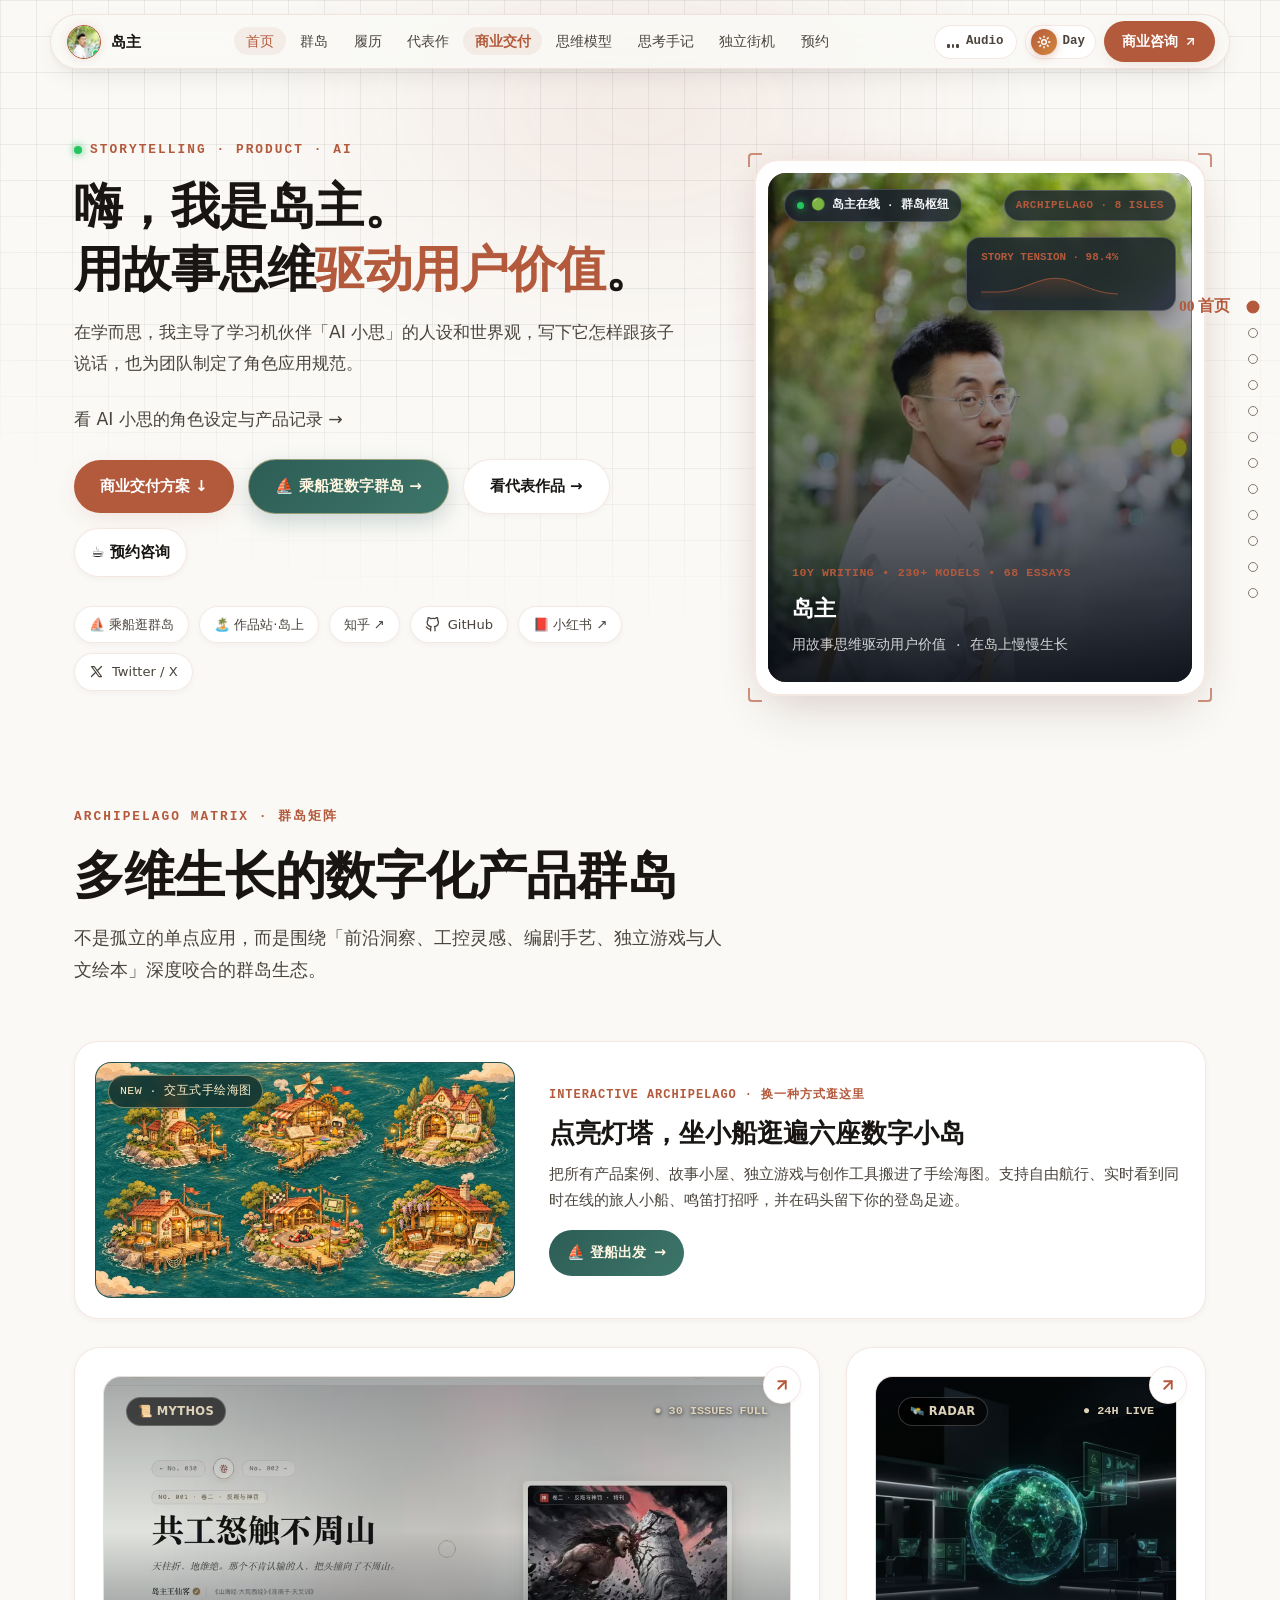
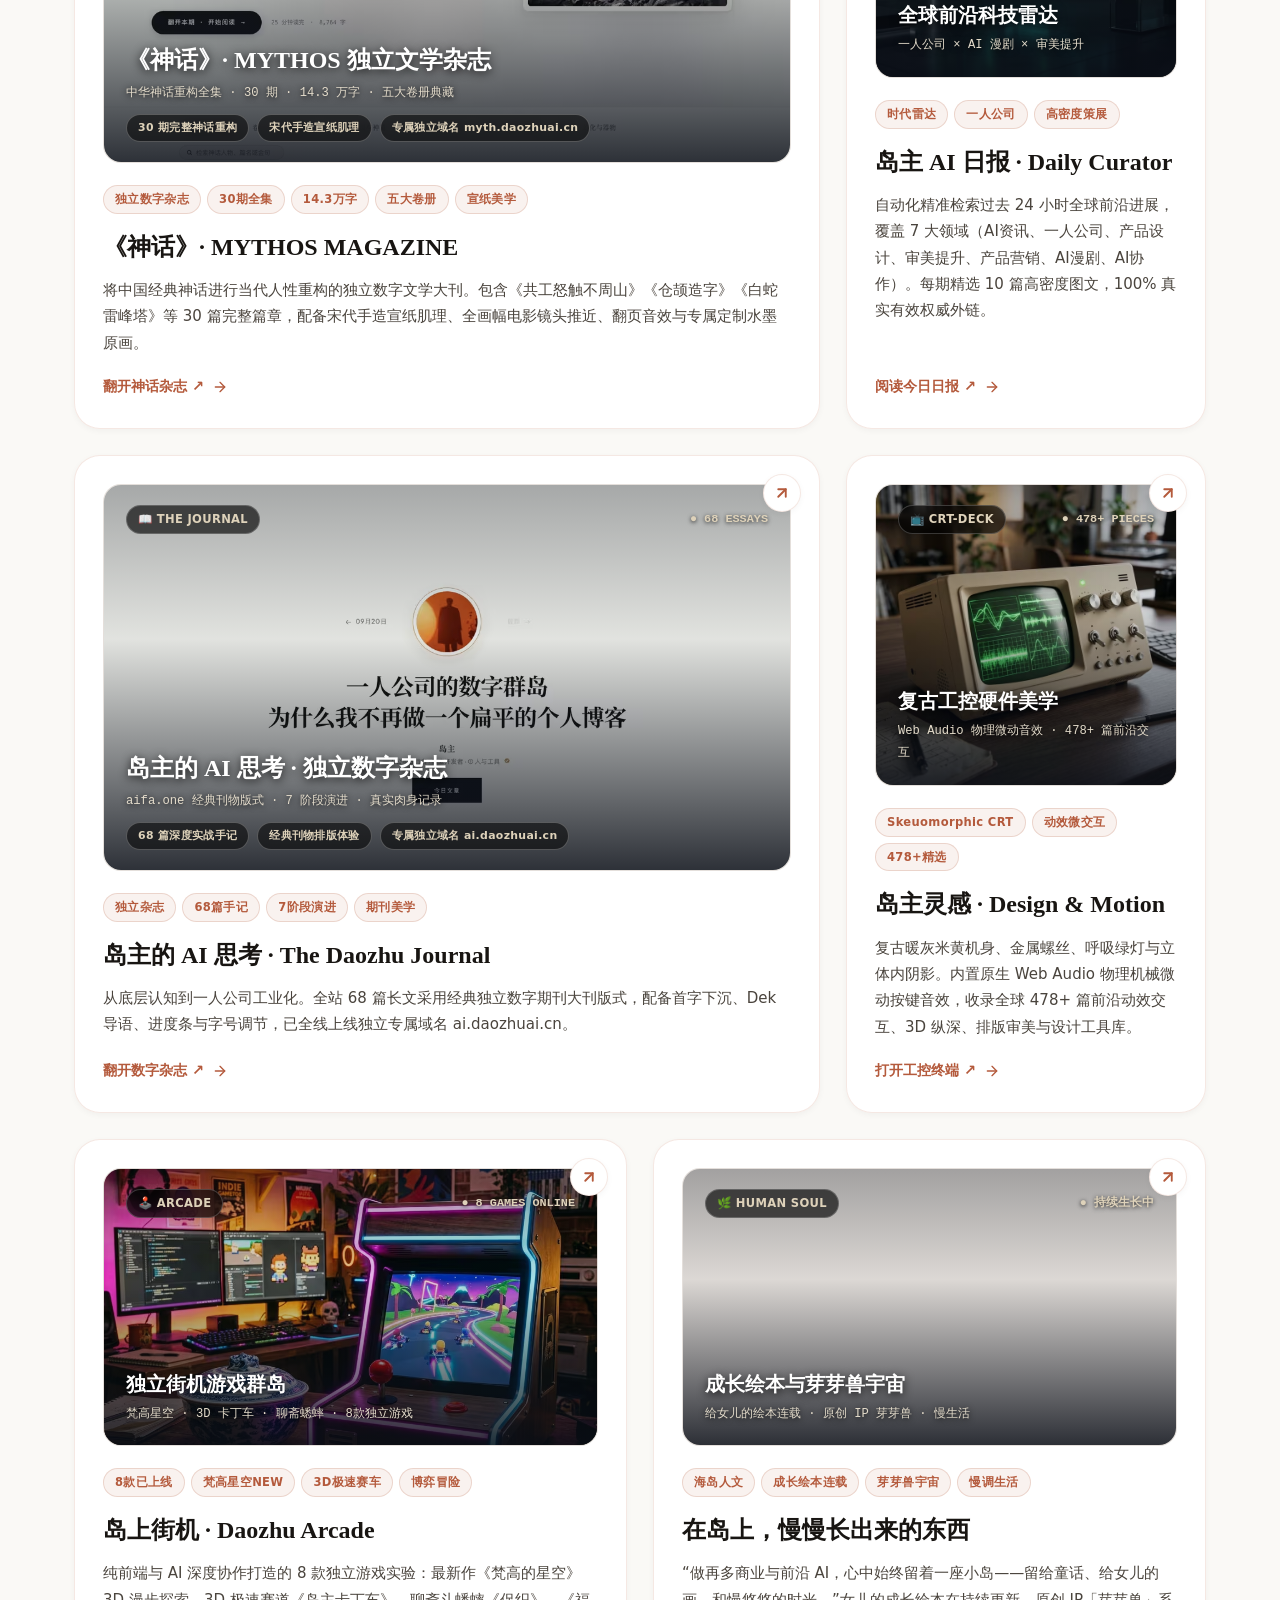
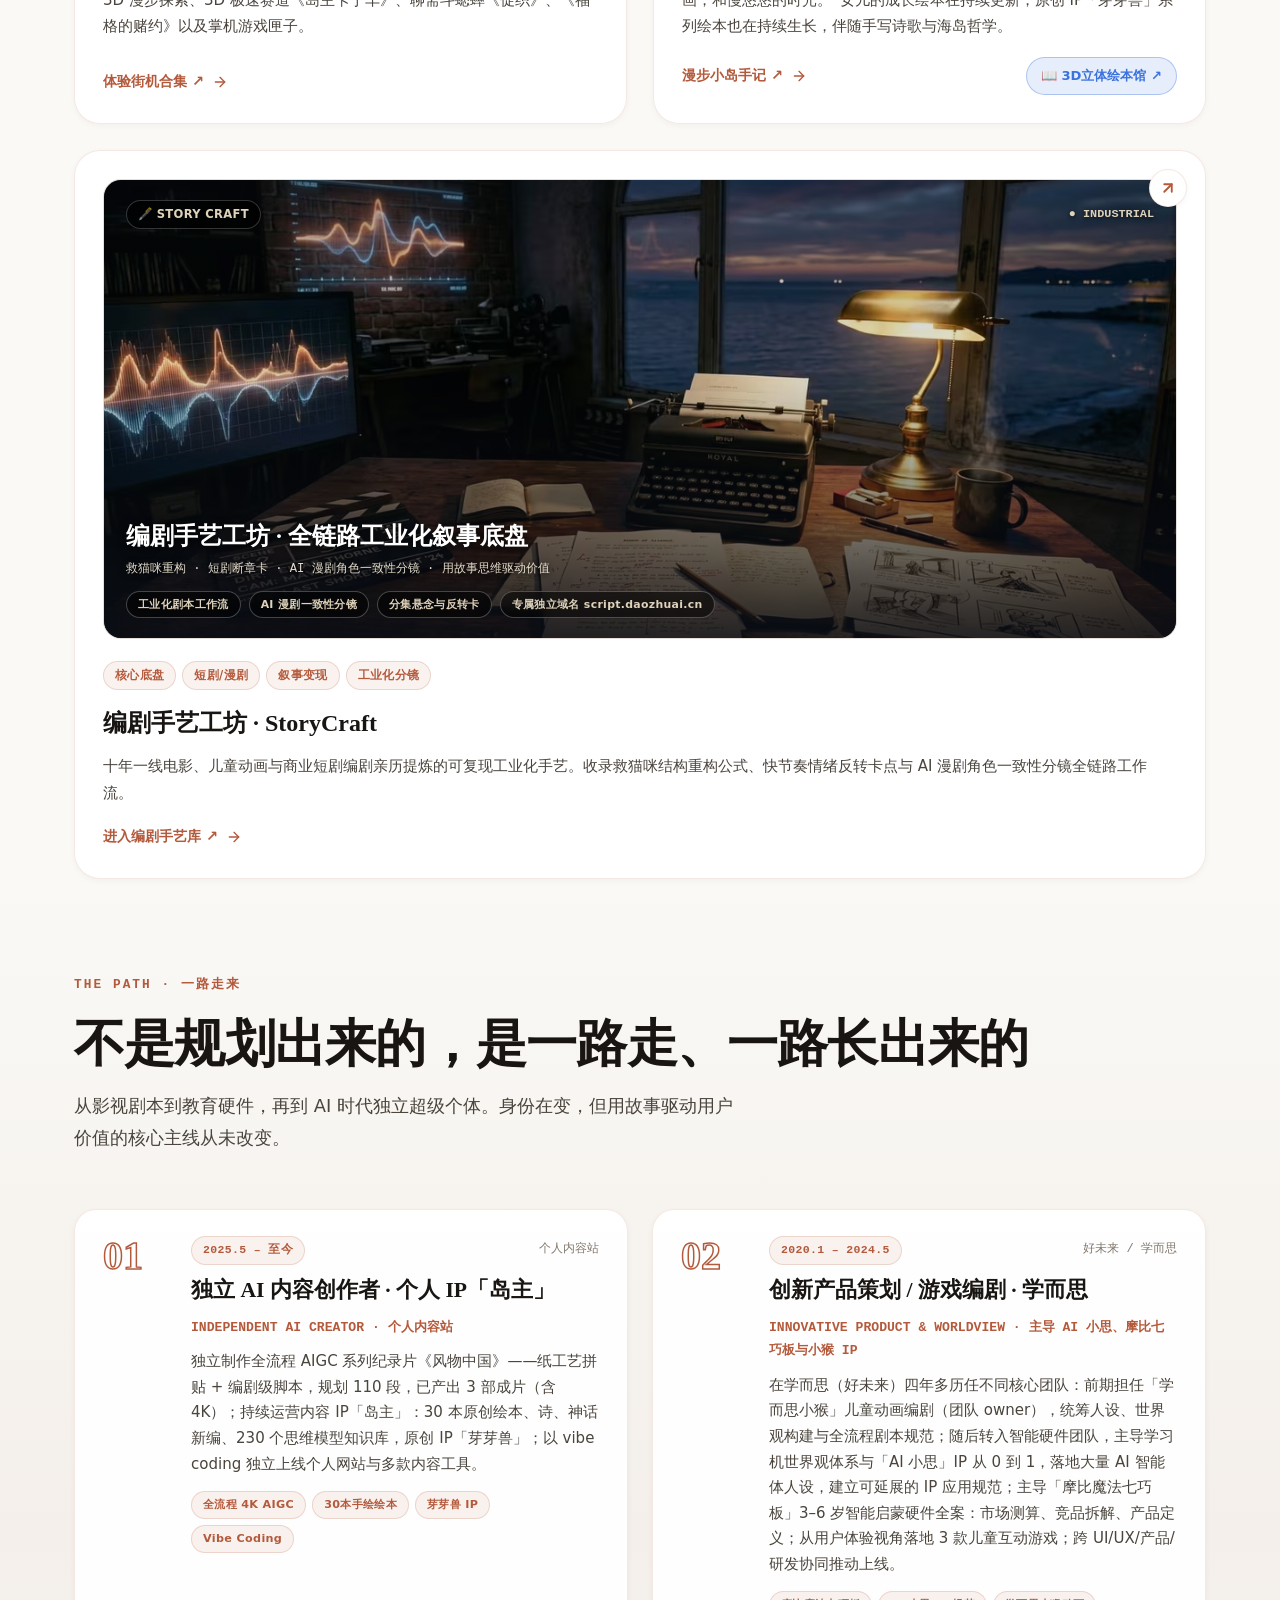
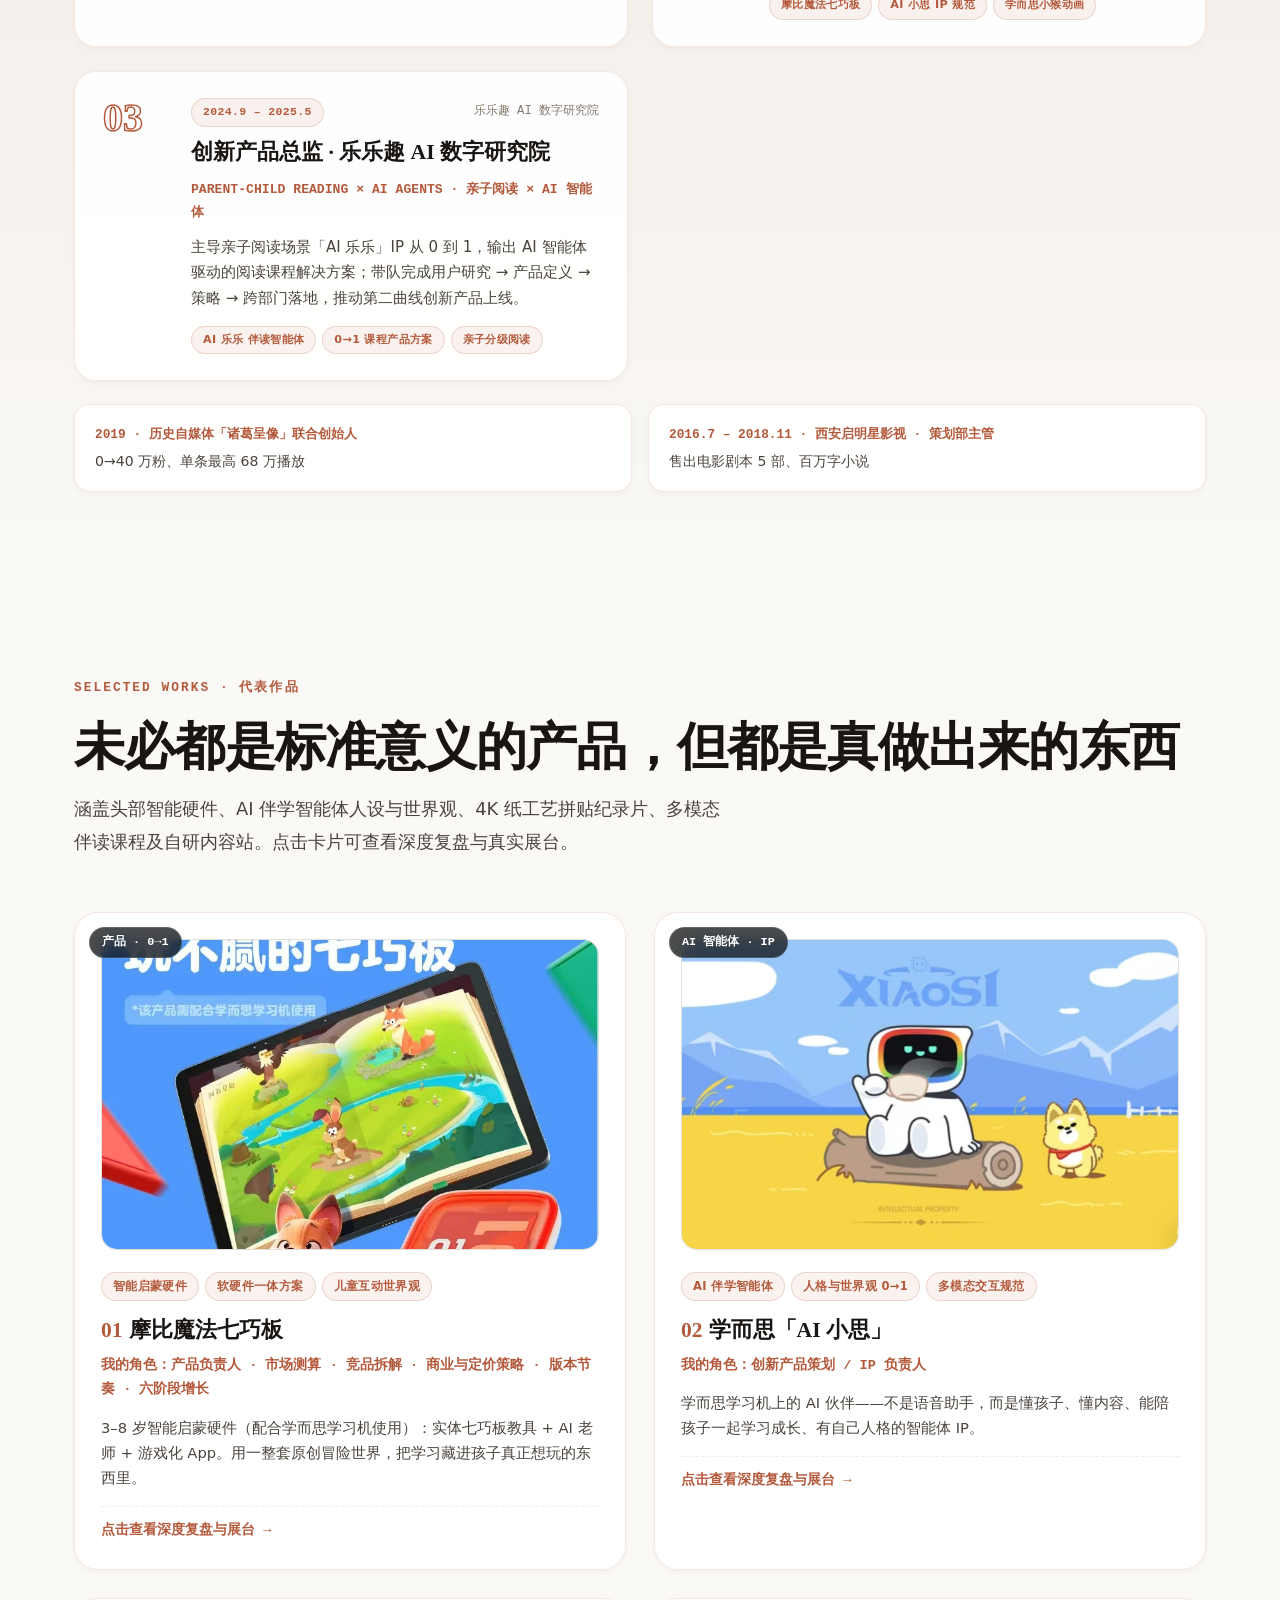
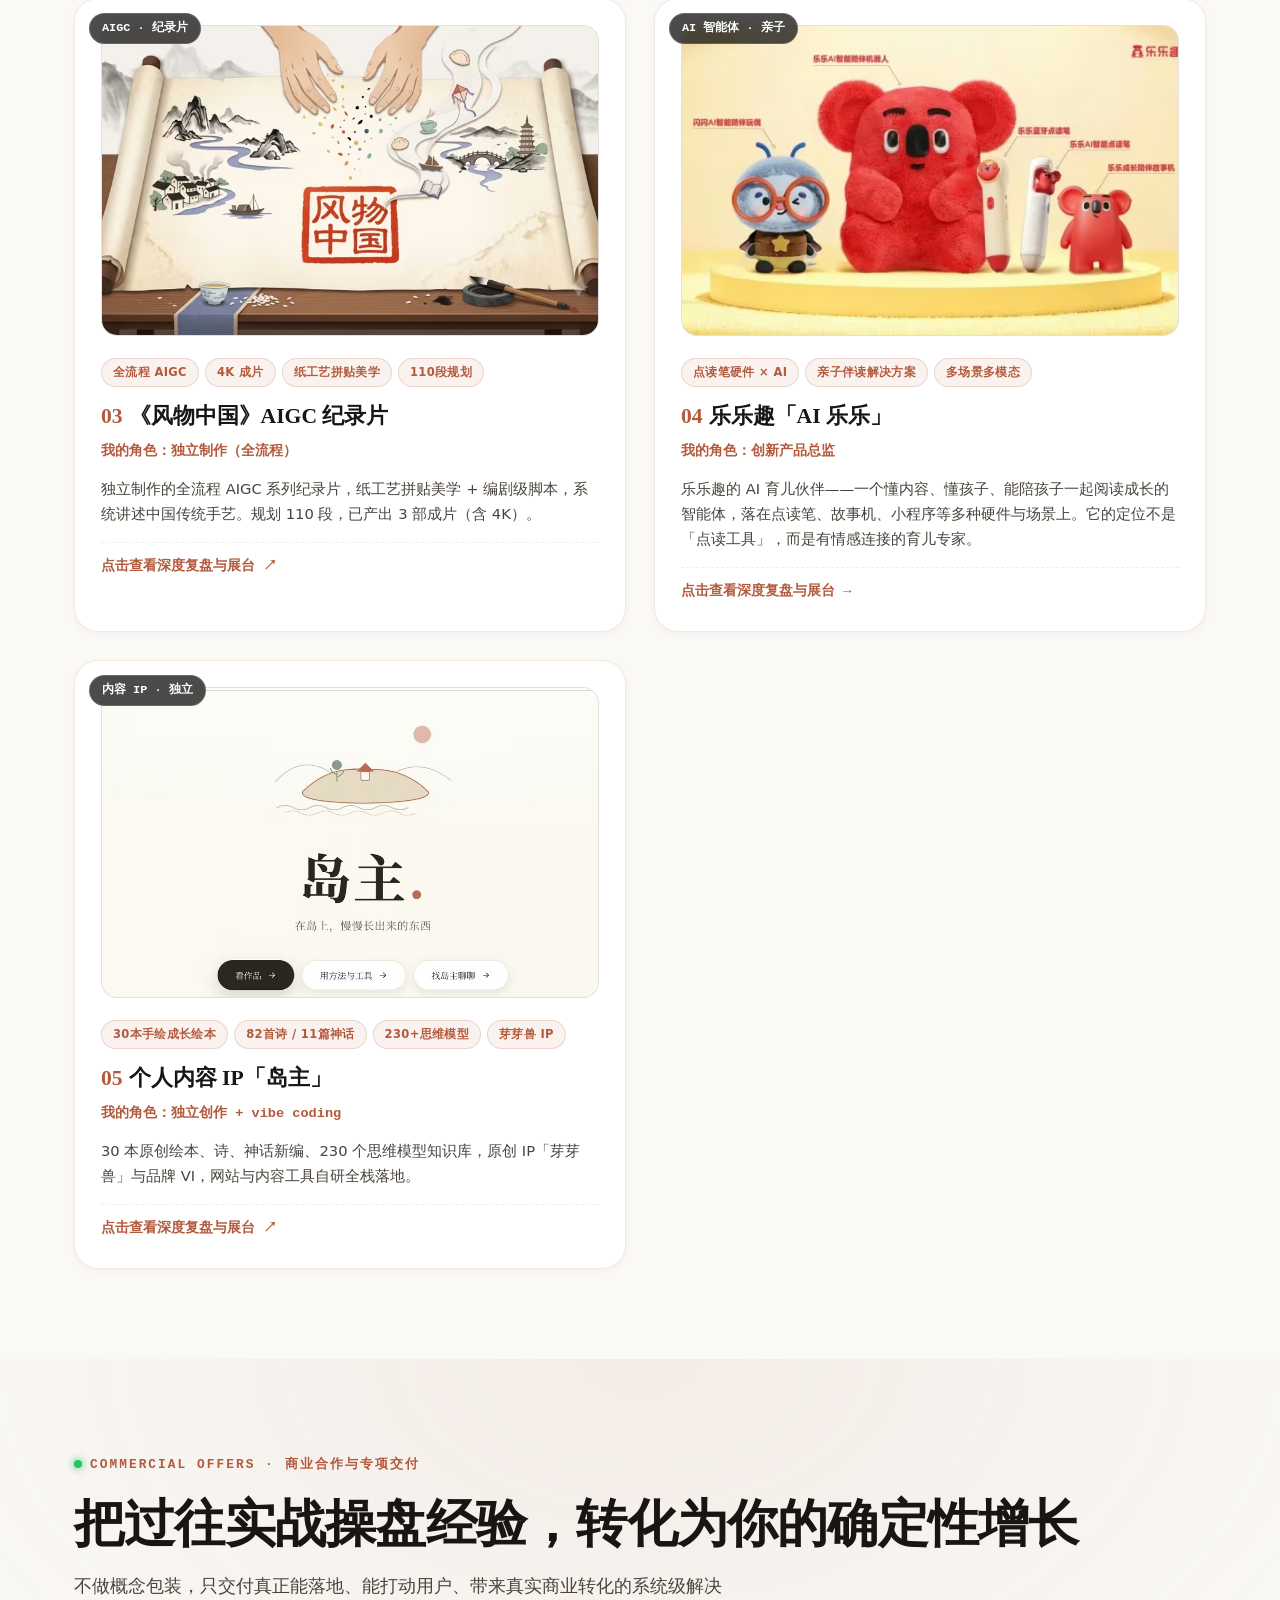
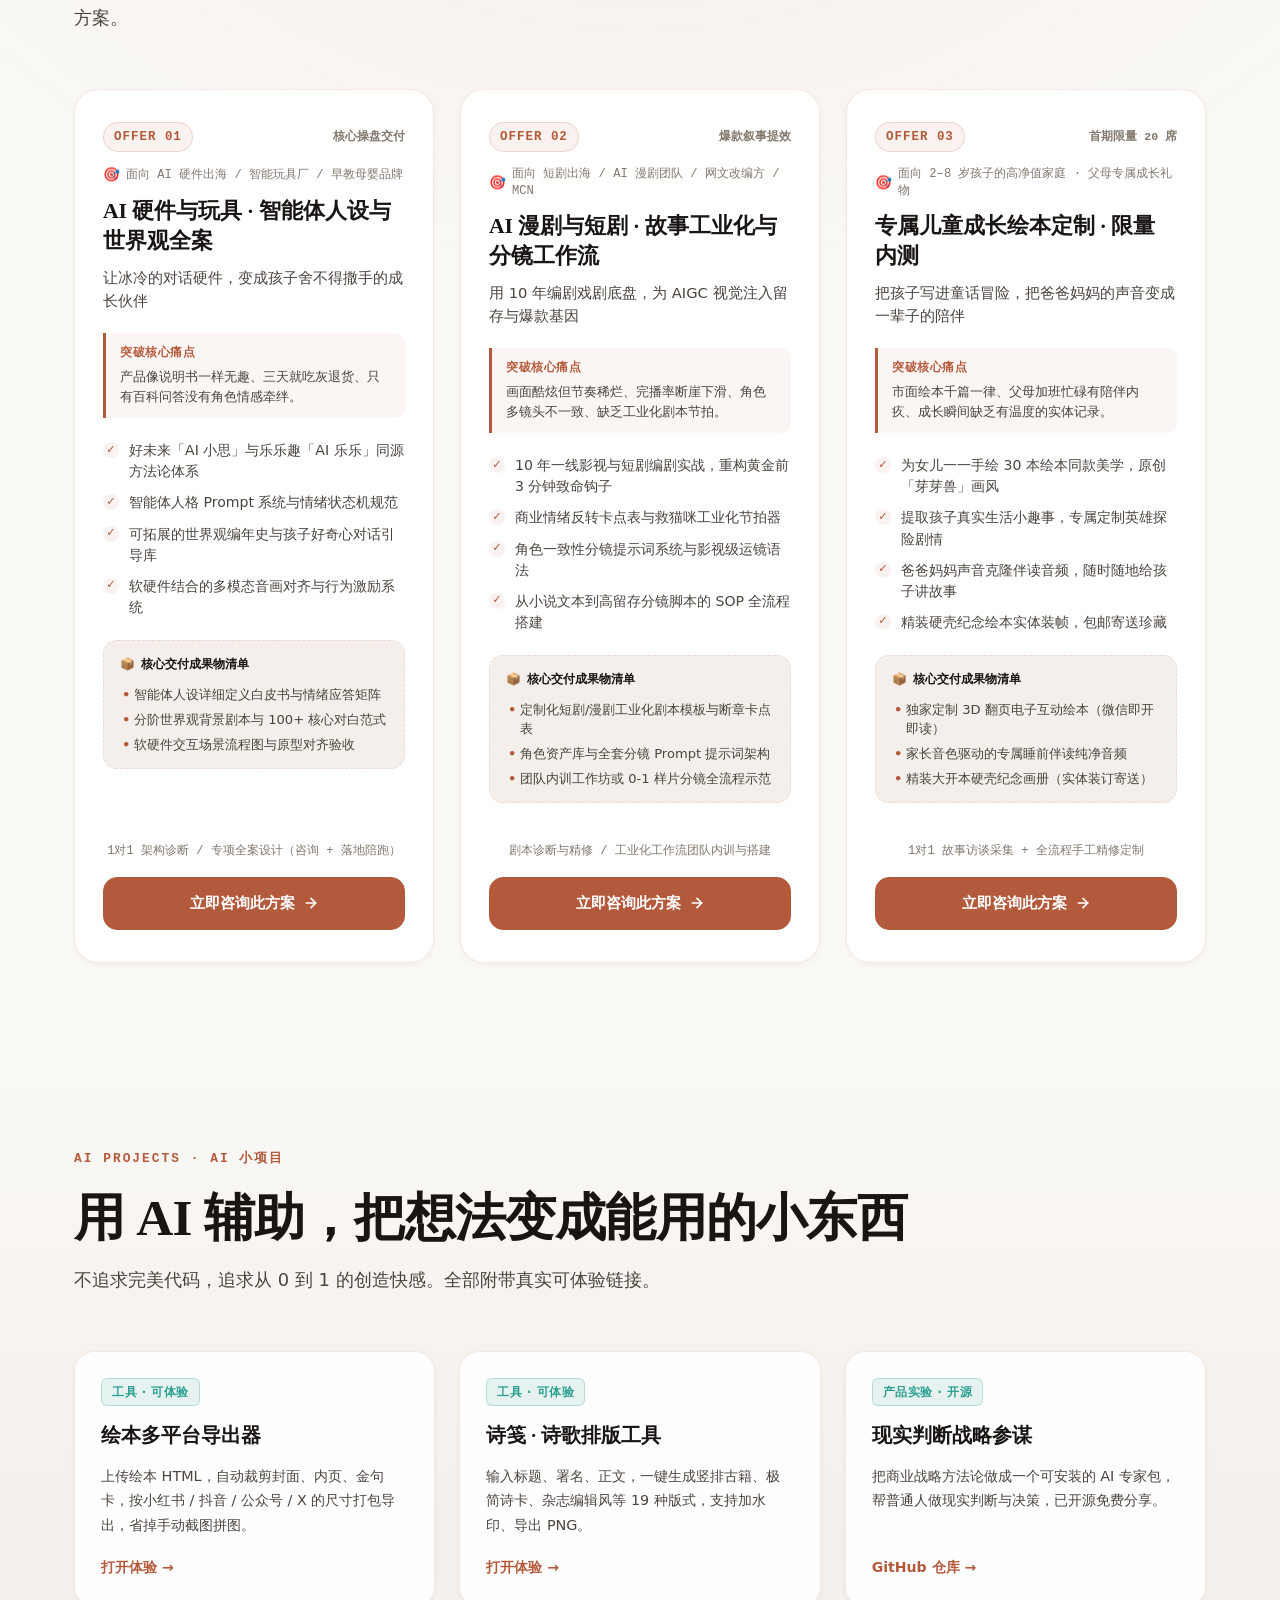
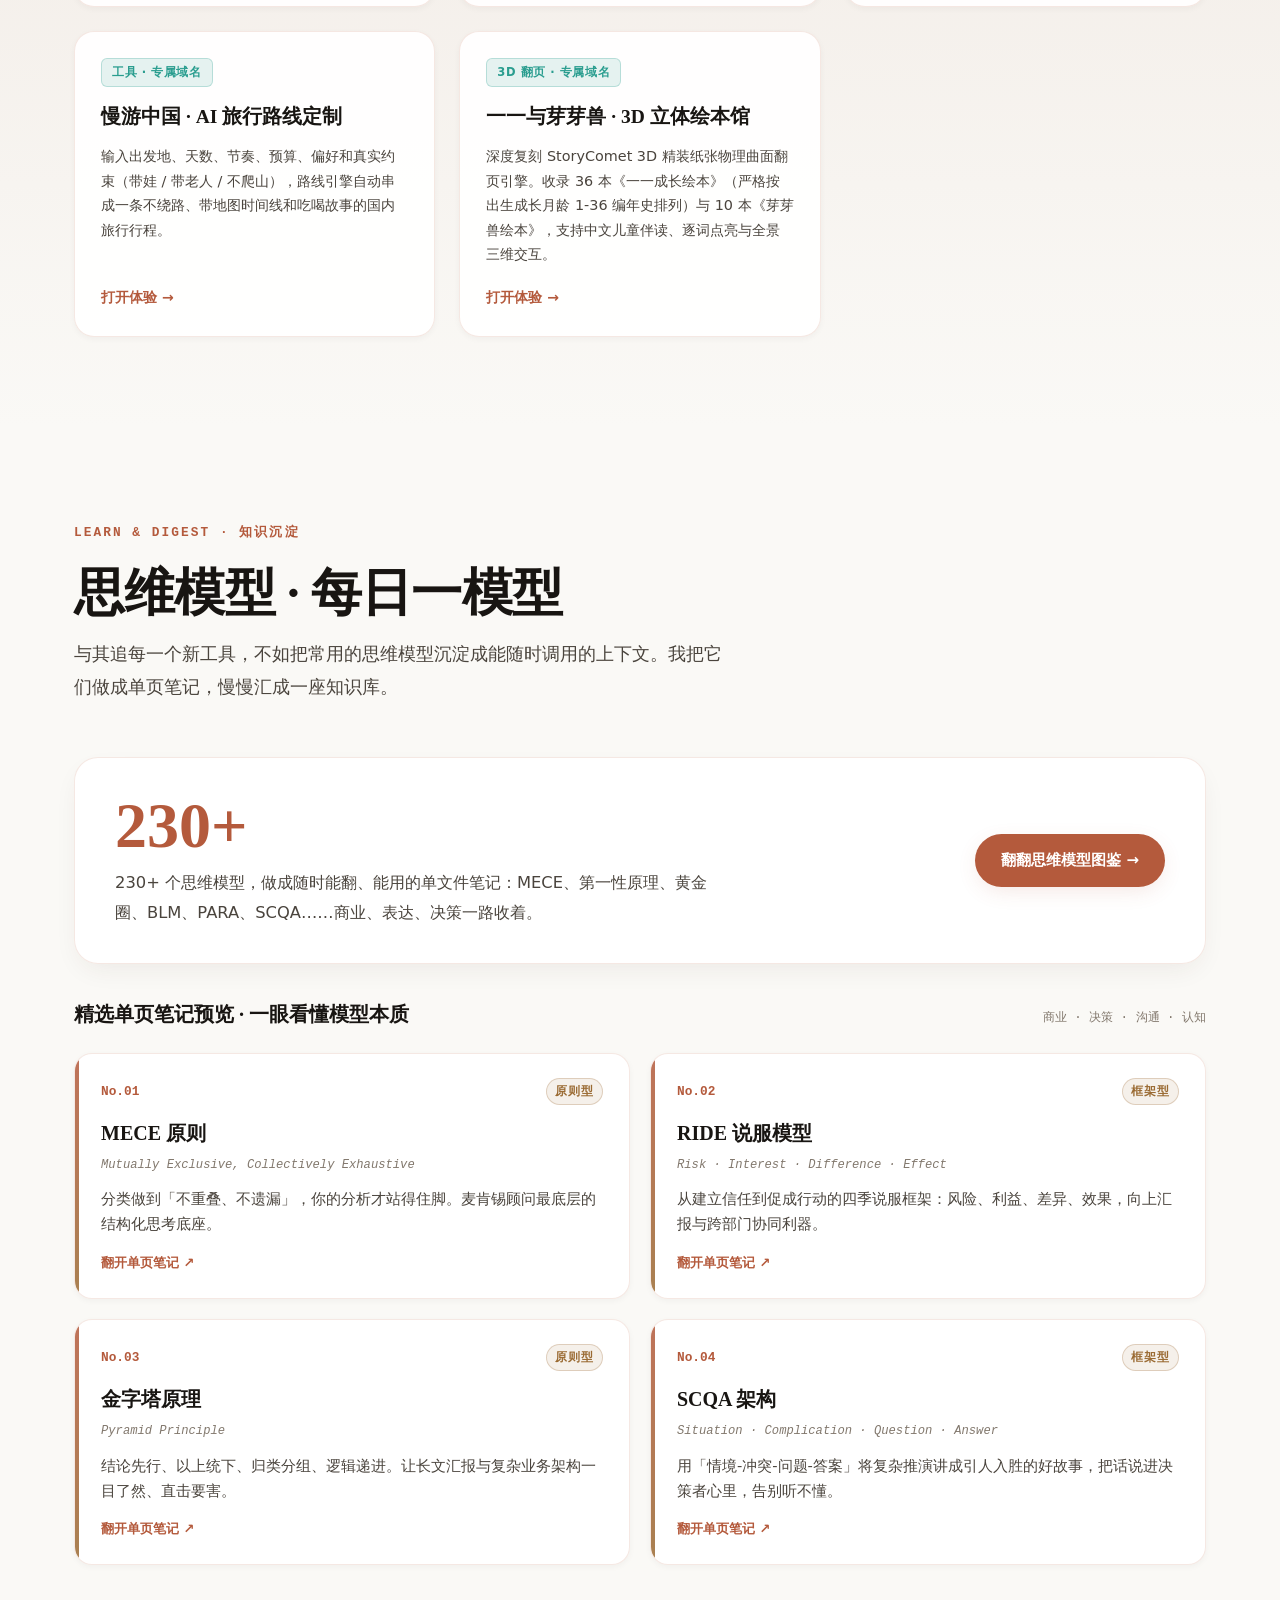
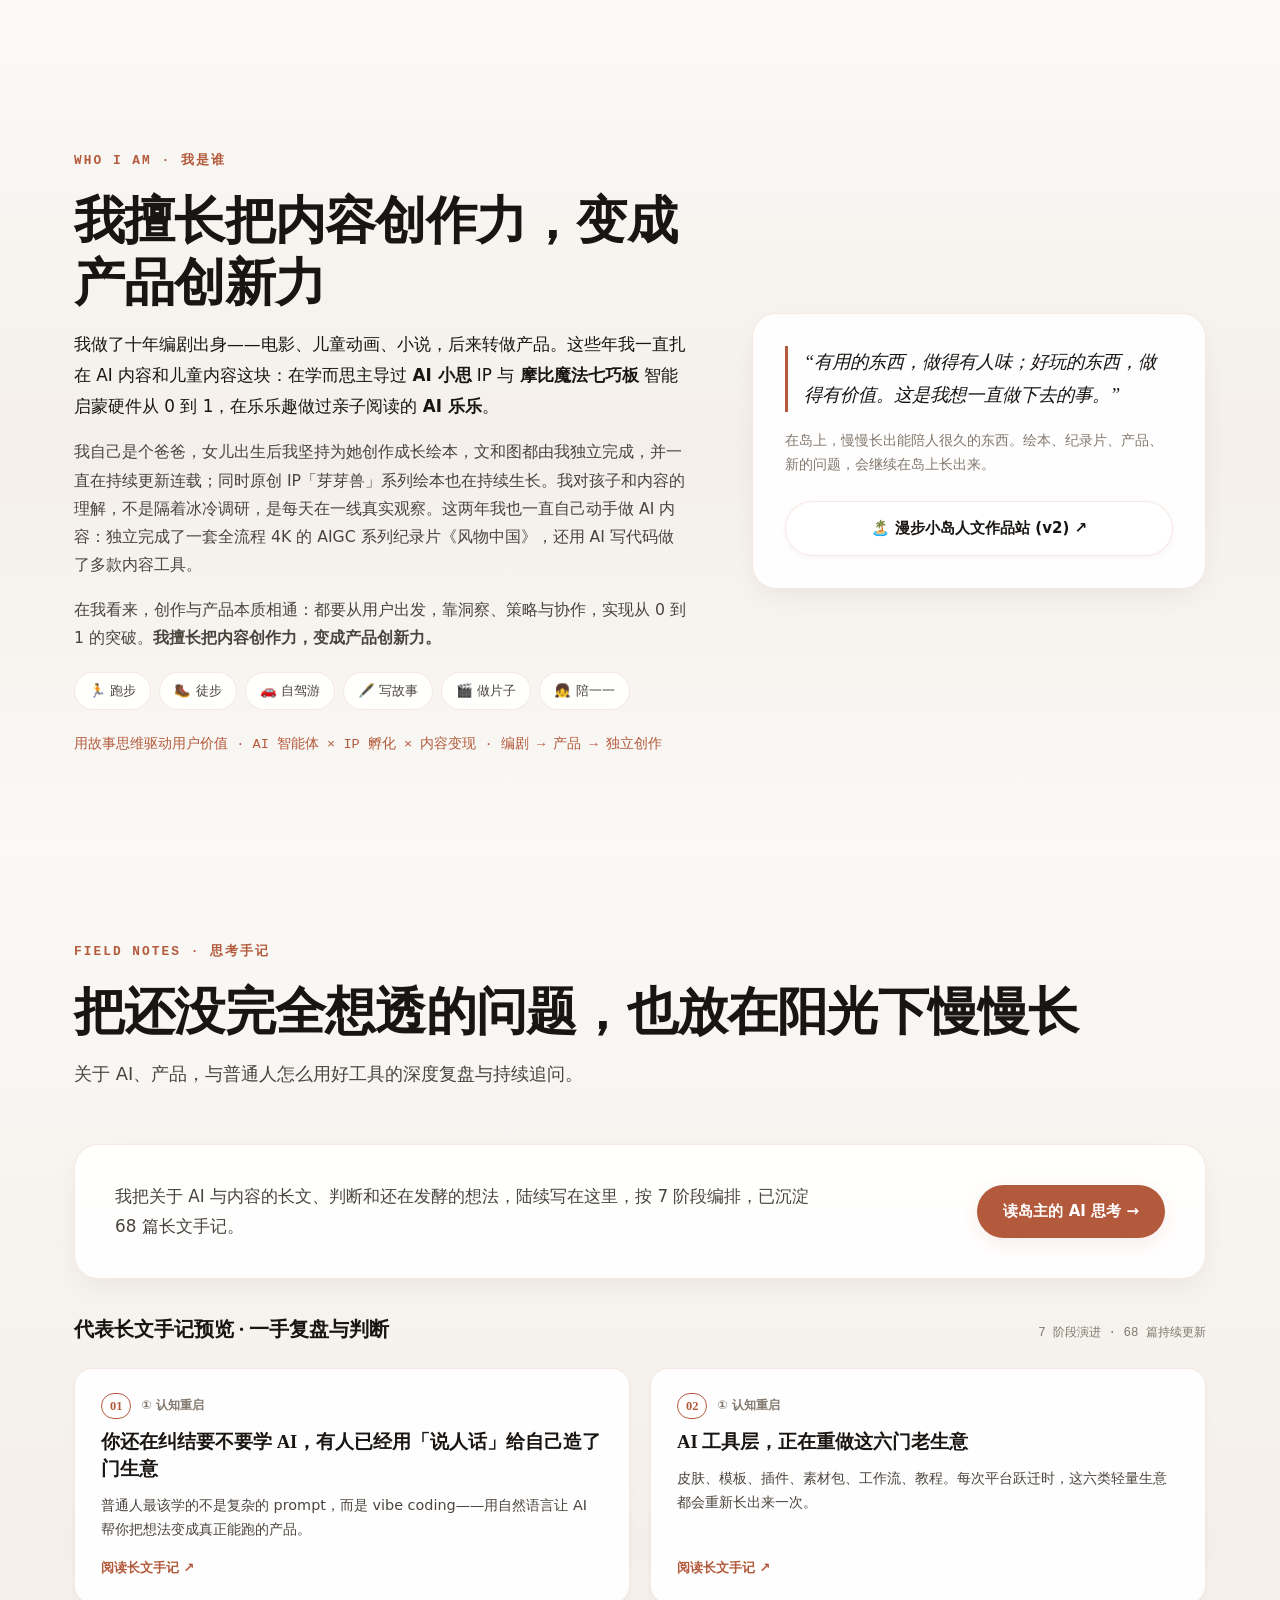
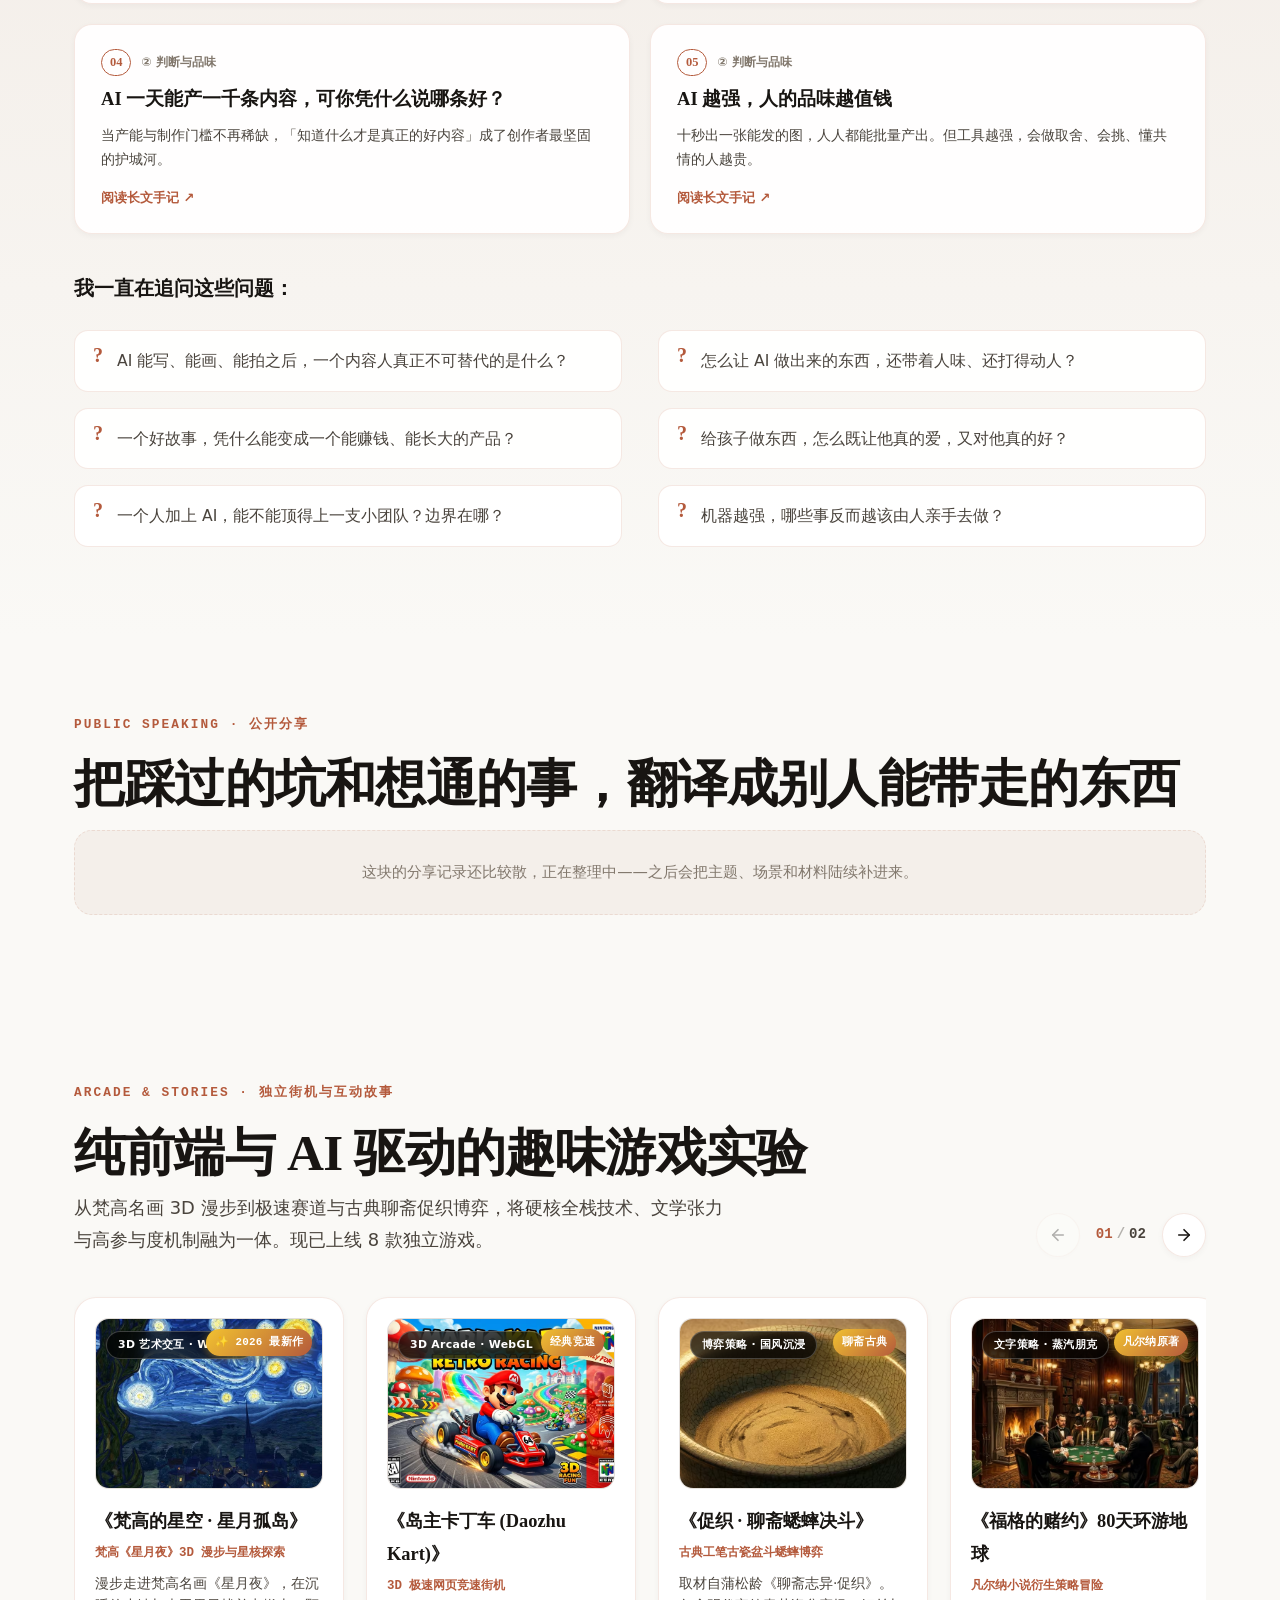
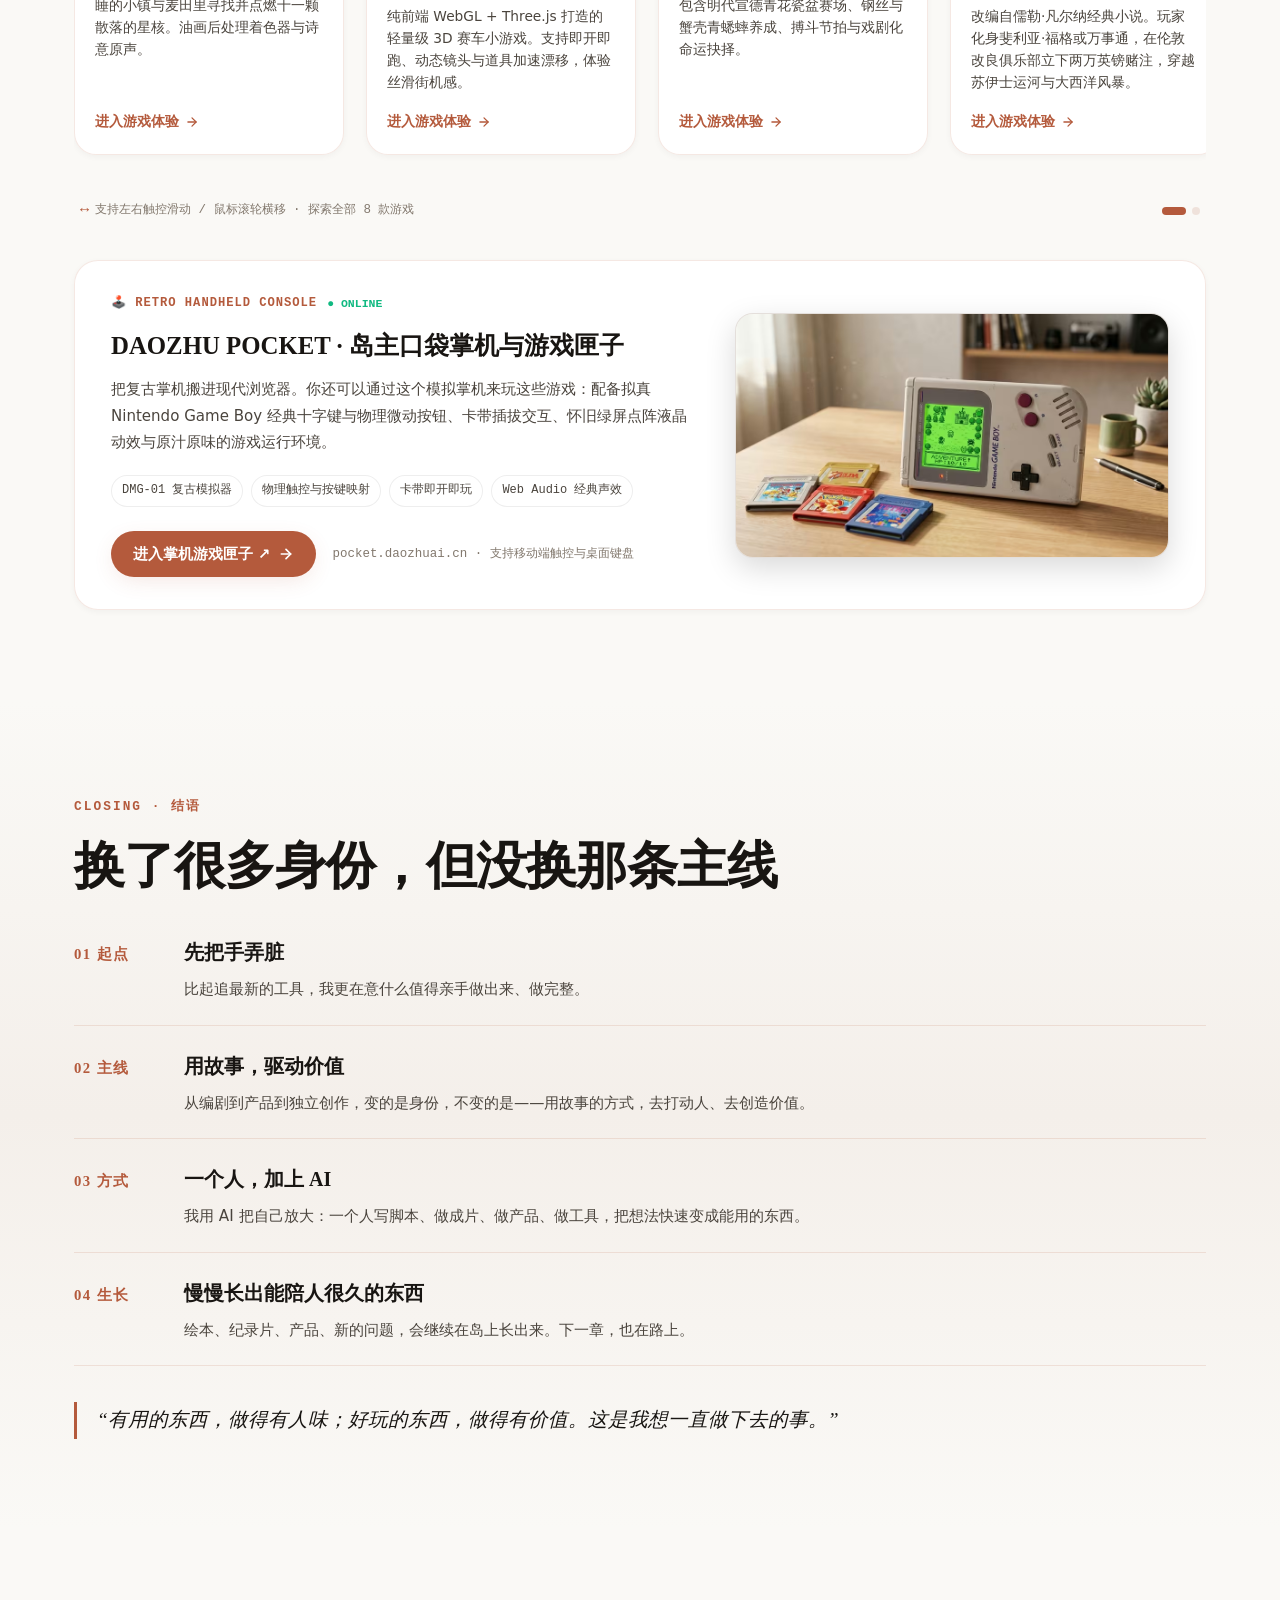
<file: index.html>
<!DOCTYPE html>
<html lang="zh-CN">
<head>
  <meta charset="UTF-8">
  <meta name="viewport" content="width=device-width, initial-scale=1.0">
  <title>岛主 | 用故事思维驱动用户价值 (Daozhu Portfolio 2026)</title>
  <meta name="description" content="岛主官方个人门户。十年编剧 × AI 产品 × 内容创作。聚合 AI 智能体、IP 孵化、内容变现、230+思维模型与数字群岛生态。">
  <meta name="keywords" content="岛主, 编剧, AI产品经理, 短剧变现, AI漫剧, 独立开发者, 一人公司, 数字群岛, 摩比魔法七巧板, AI小思, AI乐乐">
  <meta http-equiv="Cache-Control" content="no-cache, no-store, must-revalidate">
  <meta http-equiv="Pragma" content="no-cache">
  <meta http-equiv="Expires" content="0">
  <link rel="icon" type="image/svg+xml" href="assets/favicon.svg">

  <!-- Open Graph & Twitter Card -->
  <meta property="og:type" content="website">
  <meta property="og:site_name" content="岛主 Daozhu">
  <meta property="og:url" content="https://www.daozhuai.cn/">
  <meta property="og:title" content="岛主 | 用故事思维驱动用户价值">
  <meta property="og:description" content="十年编剧 × AI 产品 × 内容创作。在岛上，慢慢长出来的数字化产品与故事宇宙。">
  <meta property="og:image" content="https://www.daozhuai.cn/assets/avatar.jpg">
  <meta name="twitter:card" content="summary_large_image">
  <meta name="twitter:title" content="岛主 | 用故事思维驱动用户价值">
  <meta name="twitter:description" content="十年编剧 × AI 产品 × 内容创作。在岛上，慢慢长出来的数字化产品与故事宇宙。">
  <meta name="twitter:image" content="https://www.daozhuai.cn/assets/avatar.jpg">

  <!-- 防止深色模式闪烁脚本 (Rico UI 最佳实践) -->
  <script>
    (function () {
      const savedTheme = localStorage.getItem('daozhu_portfolio_theme');
      const prefersDark = window.matchMedia && window.matchMedia('(prefers-color-scheme: dark)').matches;
      if (savedTheme === 'dark' || (!savedTheme && prefersDark)) {
        document.documentElement.classList.add('dark');
      }
    })();
  </script>

  <!-- 预连接与非阻塞字体加载 (国内直连 googleapis.cn 加速 + preload 异步降级) -->
  <link rel="preconnect" href="https://fonts.googleapis.cn">
  <link rel="preconnect" href="https://fonts.gstatic.cn" crossorigin>
  <link rel="preload" as="style" href="https://fonts.googleapis.cn/css2?family=Plus+Jakarta+Sans:ital,wght@0,400;0,500;0,600;0,700;0,800;1,400&family=Noto+Serif+SC:wght@500;700;900&family=JetBrains+Mono:wght@400;500;600;700&display=swap" onload="this.onload=null;this.rel='stylesheet'">
  <noscript><link rel="stylesheet" href="https://fonts.googleapis.cn/css2?family=Plus+Jakarta+Sans:ital,wght@0,400;0,500;0,600;0,700;0,800;1,400&family=Noto+Serif+SC:wght@500;700;900&family=JetBrains+Mono:wght@400;500;600;700&display=swap"></noscript>

  <!-- 核心样式 (带版本时间戳防浏览器缓存) -->
  <link rel="stylesheet" href="css/style.css?v=20261111_perf_v1">
  <link rel="stylesheet" href="css/components.css?v=20261124_islands">
</head>
<body>

  <!-- 顶部滚动进度指示器 (Modern Web Guidance 规范) -->
  <div id="siteScrollProgress" class="site-scroll-progress" aria-hidden="true"></div>

  <!-- 氛围背景网格与顶部柔光 (Rico UI 标志性设计) -->
  <div class="ambient-grid" aria-hidden="true"></div>
  <div class="ambient-glow-top" aria-hidden="true"></div>

  <!-- ── 0. 右侧旅程航标 (Journey Navigation) ── -->
  <aside class="journey-nav" aria-label="旅程导航">
    <button class="journey-dot active" data-target="hero" data-label="00 首页"></button>
    <button class="journey-dot" data-target="ecosystem" data-label="01 生态"></button>
    <button class="journey-dot" data-target="milestones" data-label="02 履历"></button>
    <button class="journey-dot" data-target="works" data-label="03 代表作"></button>
    <button class="journey-dot" data-target="services" data-label="04 交付"></button>
    <button class="journey-dot" data-target="projects" data-label="05 项目"></button>
    <button class="journey-dot" data-target="models" data-label="06 模型"></button>
    <button class="journey-dot" data-target="about" data-label="07 我是谁"></button>
    <button class="journey-dot" data-target="notes" data-label="08 手记"></button>
    <button class="journey-dot" data-target="arcade-section" data-label="09 街机"></button>
    <button class="journey-dot" data-target="closing" data-label="10 结语"></button>
    <button class="journey-dot" data-target="contact" data-label="11 预约"></button>
  </aside>

  <!-- ── 1. 浮动毛玻璃胶囊导航 (Floating Island Header) ── -->
  <header class="site-header">
    <div class="nav-pill">
      <!-- 品牌与在线状态 -->
      <a href="#hero" class="nav-brand">
        <div class="brand-avatar">
          <picture>
            <source type="image/avif" srcset="assets/avatar.avif">
            <source type="image/webp" srcset="assets/avatar.webp">
            <img src="assets/avatar.jpg" alt="岛主头像" width="620" height="930" decoding="async" onerror="this.onerror=null;this.closest('picture')?.querySelectorAll('source').forEach(s=>s.remove());this.src='assets/favicon.svg'">
          </picture>
          <span class="brand-status-dot"></span>
        </div>
        <span class="font-serif brand-name">岛主</span>
      </a>

      <!-- 桌面端导航链接 (Streamlined, White-space nowrap) -->
      <nav aria-label="全站导航">
        <ul class="nav-links">
          <li><a href="#hero" class="nav-link active">首页</a></li>
          <li><a href="#ecosystem" class="nav-link">群岛</a></li>
          <li><a href="#milestones" class="nav-link">履历</a></li>
          <li><a href="#works" class="nav-link">代表作</a></li>
          <li><a href="#services" class="nav-link nav-link-special">商业交付</a></li>
          <li><a href="#models" class="nav-link">思维模型</a></li>
          <li><a href="#notes" class="nav-link">思考手记</a></li>
          <li><a href="#arcade-section" class="nav-link">独立街机</a></li>
          <li><a href="#contact" class="nav-link">预约</a></li>
        </ul>
      </nav>

      <!-- 操作区：声音开关 + 日夜切换 + 商业预约 CTA -->
      <div class="nav-actions">
        <!-- 原生 Web Audio 程序化原声与微触控音效开关 -->
        <button id="soundToggleBtn" class="sound-toggle-btn" aria-label="切换海岛环境原声与音效" aria-pressed="false" title="开启/关闭 海岛环境音效">
          <div class="sound-bars" aria-hidden="true">
            <span class="bar bar-1"></span>
            <span class="bar bar-2"></span>
            <span class="bar bar-3"></span>
          </div>
          <span class="sound-label font-mono">Audio</span>
        </button>

        <!-- Rico UI 风格日夜切换器 -->
        <button class="theme-toggle-btn" aria-label="切换主题模式">
          <div class="toggle-icon-sphere">
            <svg class="theme-sun-icon" xmlns="http://www.w3.org/2000/svg" viewBox="0 0 24 24" fill="none" stroke="currentColor" stroke-width="2.5" stroke-linecap="round" stroke-linejoin="round">
              <circle cx="12" cy="12" r="4"></circle>
              <path d="M12 2v2M12 20v2M4.93 4.93l1.41 1.41M17.66 17.66l1.41 1.41M2 12h2M20 12h2M6.34 17.66l-1.41 1.41M19.07 4.93l-1.41 1.41"></path>
            </svg>
            <svg class="theme-moon-icon" style="display: none;" xmlns="http://www.w3.org/2000/svg" viewBox="0 0 24 24" fill="none" stroke="currentColor" stroke-width="2.5" stroke-linecap="round" stroke-linejoin="round">
              <path d="M12 3a6 6 0 0 0 9 9 9 9 0 1 1-9-9Z"></path>
            </svg>
          </div>
          <span class="theme-label-text font-mono">Day</span>
        </button>

        <!-- 商业咨询 / 预约 CTA -->
        <a href="#services" class="nav-cta-btn">
          <span>商业咨询</span>
          <svg xmlns="http://www.w3.org/2000/svg" width="13" height="13" viewBox="0 0 24 24" fill="none" stroke="currentColor" stroke-width="2.5" stroke-linecap="round" stroke-linejoin="round">
            <line x1="7" y1="17" x2="17" y2="7"></line>
            <polyline points="7 7 17 7 17 17"></polyline>
          </svg>
        </a>
      </div>
    </div>
  </header>

  <!-- ── 2. Hero 叙事与展示展台 (Hero Section) ── -->
  <section id="hero" class="hero-section">
    <div class="container">
      <div class="hero-grid">
        <!-- 左侧叙事核心 -->
        <div class="hero-narrative">
          <div class="eyebrow reveal">
            <span style="width: 8px; height: 8px; border-radius: 50%; background: #22c55e; box-shadow: 0 0 8px #22c55e; display: inline-block;"></span>
            <span>STORYTELLING · PRODUCT · AI</span>
          </div>

          <h1 class="hero-title">
            <span class="hero-title-greeting">嗨，我是岛主。</span>
            <span class="hero-title-statement">用故事思维<em>驱动用户价值</em>。</span>
          </h1>

          <p class="hero-lead">
            在学而思，我主导了学习机伙伴「AI 小思」的人设和世界观，写下它怎样跟孩子说话，也为团队制定了角色应用规范。
          </p>
          <p class="hero-lead"><a href="/islands/workshop/index.html#xiaosi" data-open-modal="m2">看 AI 小思的角色设定与产品记录 →</a></p>

          <div class="hero-actions reveal delay-3">
            <a href="#services" class="btn btn-primary">
              <span>商业交付方案 ↓</span>
            </a>
            <a href="/islands/" class="btn btn-islands">
              <span>⛵ 乘船逛数字群岛 →</span>
            </a>
            <a href="#works" class="btn btn-ghost">
              <span>看代表作品 →</span>
            </a>
            <a href="#contact" data-open-modal="coffee" class="btn btn-ghost" style="padding: 10px 16px;">
              <span>☕ 预约咨询</span>
            </a>
          </div>

          <!-- 社交外链微交互卡片列 -->
          <div class="social-cards-wrapper reveal delay-4">
            <div class="social-list">
              <a href="/islands/" class="social-item">
                <span>⛵ 乘船逛群岛</span>
              </a>
              <a href="https://me.daozhuai.cn/v2/" target="_blank" rel="noopener noreferrer" class="social-item">
                <span>🏝️ 作品站·岛上</span>
              </a>
              <a href="https://www.zhihu.com/people/wang-xianke-52" target="_blank" rel="noopener noreferrer" class="social-item">
                <span>知乎 ↗</span>
              </a>
              <a href="https://github.com/daozhu1993-oss" target="_blank" rel="noopener noreferrer" class="social-item">
                <svg xmlns="http://www.w3.org/2000/svg" viewBox="0 0 24 24" fill="none" stroke="currentColor" stroke-width="2" stroke-linecap="round" stroke-linejoin="round"><path d="M9 19c-5 1.5-5-2.5-7-3m14 6v-3.87a3.37 3.37 0 0 0-.94-2.61c3.14-.35 6.44-1.54 6.44-7A5.44 5.44 0 0 0 20 4.77 5.07 5.07 0 0 0 19.91 1S18.73.65 16 2.48a13.38 13.38 0 0 0-7 0C6.27.65 5.09 1 5.09 1A5.07 5.07 0 0 0 5 4.77a5.44 5.44 0 0 0-1.5 3.78c0 5.42 3.3 6.61 6.44 7A3.37 3.37 0 0 0 9 18.13V22"></path></svg>
                <span>GitHub</span>
              </a>
              <a href="https://xhslink.cn/o/7NfUNVTdCrr" target="_blank" rel="noopener noreferrer" class="social-item">
                <span>📕 小红书 ↗</span>
              </a>
              <a href="https://x.com/daozhu_1" target="_blank" rel="noopener noreferrer" class="social-item">
                <svg xmlns="http://www.w3.org/2000/svg" viewBox="0 0 24 24" fill="none" stroke="currentColor" stroke-width="2" stroke-linecap="round" stroke-linejoin="round"><path d="M4 4l11.733 16h4.267l-11.733 -16z"></path><path d="M4 20l6.768 -6.768m2.46 -2.46l6.772 -6.772"></path></svg>
                <span>Twitter / X</span>
              </a>
            </div>
          </div>
        </div>

        <!-- 右侧展台：Awwwards 专属 3D 遥测展台 + 视觉肖像 + 实时故事节拍 HUD -->
        <div class="showcase-wrapper reveal delay-2">
          <div class="case-solid">
            <!-- 4 个精密取景 L 标 (case-square) -->
            <div class="case-square top-l"></div>
            <div class="case-square top-r"></div>
            <div class="case-square bot-l"></div>
            <div class="case-square bot-r"></div>

            <div class="hero-showcase-card" data-cursor="view">
              <div class="hero-poster-canvas">
                <!-- 岛主肖像主图 (LCP 首屏主视觉高优先级) -->
                <picture>
                  <source type="image/avif" srcset="assets/avatar.avif">
                  <source type="image/webp" srcset="assets/avatar.webp">
                  <img src="assets/avatar.jpg" alt="岛主 · 十年编剧 × AI产品" width="620" height="930" fetchpriority="high" loading="eager" decoding="async">
                </picture>
                <div class="hero-canvas-overlay"></div>

                <!-- 顶部 HUD: 在线状态与群岛实时遥测 -->
                <div class="showcase-top-hud">
                  <div class="hud-status-badge">
                    <span class="hud-ping-dot"></span>
                    <span class="font-mono">🟢 岛主在线 · 群岛枢纽</span>
                  </div>
                  <div class="hud-stat-chip font-mono">
                    <span>ARCHIPELAGO · 8 ISLES</span>
                  </div>
                </div>

                <!-- 浮动组件: 戏剧节拍实时波形发生器 (右上通透区) -->
                <div class="floating-tool-badge floating-wave-tool pos-mid-upper-right">
                  <div>
                    <div class="tool-title font-mono">STORY TENSION · 98.4%</div>
                    <svg id="story-wave-svg" viewBox="0 0 500 130" preserveAspectRatio="none">
                      <defs>
                        <linearGradient id="waveGradient" x1="0%" y1="0%" x2="0%" y2="100%">
                          <stop offset="0%" stop-color="var(--brand-primary)" stop-opacity="0.8"/>
                          <stop offset="100%" stop-color="var(--brand-primary)" stop-opacity="0.0"/>
                        </linearGradient>
                      </defs>
                      <path id="story-wave-area" fill="url(#waveGradient)" opacity="0.3" d=""></path>
                      <path id="story-wave-path" fill="none" stroke="var(--brand-primary)" stroke-width="3" stroke-linecap="round" d=""></path>
                    </svg>
                  </div>
                </div>

                <!-- 展台底部文字与背书 -->
                <div class="hero-canvas-footer">
                  <div class="hero-canvas-meta font-mono">
                    <span>10Y WRITING</span>
                    <span>•</span>
                    <span>230+ MODELS</span>
                    <span>•</span>
                    <span>68 ESSAYS</span>
                  </div>
                  <div class="hero-canvas-title">岛主</div>
                  <div class="hero-canvas-sub">用故事思维驱动用户价值 · 在岛上慢慢生长</div>
                </div>
              </div>
            </div>
          </div>
        </div>
      </div>
    </div>
  </section>

  <!-- ── 3. 群岛生态卫星矩阵 (Bento Grid) ── -->
  <section id="ecosystem" class="bento-section">
    <div class="container">
      <div class="eyebrow reveal">
        <span>ARCHIPELAGO MATRIX · 群岛矩阵</span>
      </div>
      <h2 class="section-title reveal">多维生长的数字化产品群岛</h2>
      <p class="section-subtitle reveal">
        不是孤立的单点应用，而是围绕「前沿洞察、工控灵感、编剧手艺、独立游戏与人文绘本」深度咬合的群岛生态。
      </p>

      <!-- 交互式乘船入口横幅：连接主站与数字群岛航行体验 -->
      <a href="/islands/" class="archipelago-voyage-banner reveal delay-1" aria-label="前往数字群岛，点亮灯塔坐船逛遍六座数字小岛">
        <div class="voyage-banner-media">
          <img src="islands/assets/archipelago-map.webp" alt="手绘六座数字群岛海图" width="1280" height="720" loading="lazy" decoding="async">
          <span class="voyage-banner-badge font-mono">NEW · 交互式手绘海图</span>
        </div>
        <div class="voyage-banner-body">
          <div class="voyage-banner-kicker font-mono">INTERACTIVE ARCHIPELAGO · 换一种方式逛这里</div>
          <h3 class="voyage-banner-title">点亮灯塔，坐小船逛遍六座数字小岛</h3>
          <p class="voyage-banner-desc">
            把所有产品案例、故事小屋、独立游戏与创作工具搬进了手绘海图。支持自由航行、实时看到同时在线的旅人小船、鸣笛打招呼，并在码头留下你的登岛足迹。
          </p>
          <span class="voyage-banner-cta">
            <span>⛵ 登船出发</span>
            <span aria-hidden="true">→</span>
          </span>
        </div>
      </a>

      <!-- 动态注入 Bento 栅格 -->
      <div id="ecosystem-bento-grid" class="bento-grid reveal delay-1"></div>
    </div>
  </section>

  <!-- ── 4. 履历主线与一路走来 (Career & The Path) ── -->
  <section id="milestones" class="milestones-section">
    <div class="container">
      <div class="eyebrow reveal">
        <span>THE PATH · 一路走来</span>
      </div>
      <h2 class="section-title reveal">不是规划出来的，是一路走、一路长出来的</h2>
      <p class="section-subtitle reveal">
        从影视剧本到教育硬件，再到 AI 时代独立超级个体。身份在变，但用故事驱动用户价值的核心主线从未改变。
      </p>

      <!-- 三大核心履历里程碑 (预渲染确保零闪烁与即时生效) -->
      <div id="milestones-grid" class="milestones-grid reveal delay-1">
        <!-- 01: 独立内容创作者 -->
        <div class="milestone-card">
          <div class="milestone-num">01</div>
          <div class="milestone-body">
            <div style="display: flex; align-items: center; justify-content: space-between; margin-bottom: 6px; flex-wrap: wrap; gap: 8px;">
              <span class="pill-badge font-mono" style="font-size: 0.72rem;">2025.5 – 至今</span>
              <span style="font-family: var(--font-mono); font-size: 0.76rem; color: var(--text-muted);">个人内容站</span>
            </div>
            <h3>独立 AI 内容创作者 · 个人 IP「岛主」</h3>
            <div class="milestone-sub">INDEPENDENT AI CREATOR · 个人内容站</div>
            <p>独立制作全流程 AIGC 系列纪录片《风物中国》——纸工艺拼贴 + 编剧级脚本，规划 110 段，已产出 3 部成片（含 4K）；持续运营内容 IP「岛主」：30 本原创绘本、诗、神话新编、230 个思维模型知识库，原创 IP「芽芽兽」；以 vibe coding 独立上线个人网站与多款内容工具。</p>
            <div class="milestone-tags" style="display: flex; flex-wrap: wrap; gap: 6px; margin-top: 14px;">
              <span class="pill-badge" style="font-size: 0.7rem;">全流程 4K AIGC</span>
              <span class="pill-badge" style="font-size: 0.7rem;">30本手绘绘本</span>
              <span class="pill-badge" style="font-size: 0.7rem;">芽芽兽 IP</span>
              <span class="pill-badge" style="font-size: 0.7rem;">Vibe Coding</span>
            </div>
          </div>
        </div>

        <!-- 02: 学而思四年融合 (2020.1 - 2024.5) -->
        <div class="milestone-card">
          <div class="milestone-num">02</div>
          <div class="milestone-body">
            <div style="display: flex; align-items: center; justify-content: space-between; margin-bottom: 6px; flex-wrap: wrap; gap: 8px;">
              <span class="pill-badge font-mono" style="font-size: 0.72rem;">2020.1 – 2024.5</span>
              <span style="font-family: var(--font-mono); font-size: 0.76rem; color: var(--text-muted);">好未来 / 学而思</span>
            </div>
            <h3>创新产品策划 / 游戏编剧 · 学而思</h3>
            <div class="milestone-sub">INNOVATIVE PRODUCT & WORLDVIEW · 主导 AI 小思、摩比七巧板与小猴 IP</div>
            <p>在学而思（好未来）四年多历任不同核心团队：前期担任「学而思小猴」儿童动画编剧（团队 owner），统筹人设、世界观构建与全流程剧本规范；随后转入智能硬件团队，主导学习机世界观体系与「AI 小思」IP 从 0 到 1，落地大量 AI 智能体人设，建立可延展的 IP 应用规范；主导「摩比魔法七巧板」3–6 岁智能启蒙硬件全案：市场测算、竞品拆解、产品定义；从用户体验视角落地 3 款儿童互动游戏；跨 UI/UX/产品/研发协同推动上线。</p>
            <div class="milestone-tags" style="display: flex; flex-wrap: wrap; gap: 6px; margin-top: 14px;">
              <span class="pill-badge" style="font-size: 0.7rem;">摩比魔法七巧板</span>
              <span class="pill-badge" style="font-size: 0.7rem;">AI 小思 IP 规范</span>
              <span class="pill-badge" style="font-size: 0.7rem;">学而思小猴动画</span>
            </div>
          </div>
        </div>

        <!-- 03: 乐乐趣 -->
        <div class="milestone-card">
          <div class="milestone-num">03</div>
          <div class="milestone-body">
            <div style="display: flex; align-items: center; justify-content: space-between; margin-bottom: 6px; flex-wrap: wrap; gap: 8px;">
              <span class="pill-badge font-mono" style="font-size: 0.72rem;">2024.9 – 2025.5</span>
              <span style="font-family: var(--font-mono); font-size: 0.76rem; color: var(--text-muted);">乐乐趣 AI 数字研究院</span>
            </div>
            <h3>创新产品总监 · 乐乐趣 AI 数字研究院</h3>
            <div class="milestone-sub">PARENT-CHILD READING × AI AGENTS · 亲子阅读 × AI 智能体</div>
            <p>主导亲子阅读场景「AI 乐乐」IP 从 0 到 1，输出 AI 智能体驱动的阅读课程解决方案；带队完成用户研究 → 产品定义 → 策略 → 跨部门落地，推动第二曲线创新产品上线。</p>
            <div class="milestone-tags" style="display: flex; flex-wrap: wrap; gap: 6px; margin-top: 14px;">
              <span class="pill-badge" style="font-size: 0.7rem;">AI 乐乐 伴读智能体</span>
              <span class="pill-badge" style="font-size: 0.7rem;">0→1 课程产品方案</span>
              <span class="pill-badge" style="font-size: 0.7rem;">亲子分级阅读</span>
            </div>
          </div>
        </div>
      </div>

      <!-- 精选经历卡片 -->
      <div id="mini-milestones-grid" class="mini-milestones-grid reveal delay-2">
        <div class="mini-milestone-item">
          <div style="font-family: var(--font-mono); font-size: 0.8rem; font-weight: 700; color: var(--brand-primary); margin-bottom: 4px;">
            2019 · 历史自媒体「诸葛呈像」联合创始人
          </div>
          <div style="font-size: 0.88rem; color: var(--text-secondary); line-height: 1.6;">
            0→40 万粉、单条最高 68 万播放
          </div>
        </div>
        <div class="mini-milestone-item">
          <div style="font-family: var(--font-mono); font-size: 0.8rem; font-weight: 700; color: var(--brand-primary); margin-bottom: 4px;">
            2016.7 – 2018.11 · 西安启明星影视 · 策划部主管
          </div>
          <div style="font-size: 0.88rem; color: var(--text-secondary); line-height: 1.6;">
            售出电影剧本 5 部、百万字小说
          </div>
        </div>
      </div>
    </div>
  </section>

  <!-- ── 5. 代表作品与深度展台 (Selected Works) ── -->
  <section id="works" class="works-section">
    <div class="container">
      <div class="eyebrow reveal">
        <span>SELECTED WORKS · 代表作品</span>
      </div>
      <h2 class="section-title reveal">未必都是标准意义的产品，但都是真做出来的东西</h2>
      <p class="section-subtitle reveal">
        涵盖头部智能硬件、AI 伴学智能体人设与世界观、4K 纸工艺拼贴纪录片、多模态伴读课程及自研内容站。点击卡片可查看深度复盘与真实展台。
      </p>

      <!-- 5个真实代表作栅格 (点击弹出对应详细 modal) -->
      <div id="works-grid" class="works-grid reveal delay-1"></div>
    </div>
  </section>

  <!-- ── 5.5 商业合作与专项交付 (Commercial Offers & Services) ── -->
  <section id="services" class="services-section">
    <div class="container">
      <div class="eyebrow reveal">
        <span style="width: 8px; height: 8px; border-radius: 50%; background: #22c55e; box-shadow: 0 0 8px #22c55e; display: inline-block;"></span>
        <span>COMMERCIAL OFFERS · 商业合作与专项交付</span>
      </div>
      <h2 class="section-title reveal">把过往实战操盘经验，转化为你的确定性增长</h2>
      <p class="section-subtitle reveal">
        不做概念包装，只交付真正能落地、能打动用户、带来真实商业转化的系统级解决方案。
      </p>

      <!-- 动态注入 3 大商业 Offer 栅格 -->
      <div id="services-grid" class="services-grid"></div>
    </div>
  </section>

  <!-- ── 6. AI 小项目 (AI Projects) ── -->
  <section id="projects" class="projects-section">
    <div class="container">
      <div class="eyebrow reveal">
        <span>AI PROJECTS · AI 小项目</span>
      </div>
      <h2 class="section-title reveal">用 AI 辅助，把想法变成能用的小东西</h2>
      <p class="section-subtitle reveal">
        不追求完美代码，追求从 0 到 1 的创造快感。全部附带真实可体验链接。
      </p>

      <!-- 5个 AI 项目卡片 -->
      <div id="projects-grid" class="projects-grid reveal delay-1"></div>
    </div>
  </section>

  <!-- ── 7. 思维模型 · 每日一模型 (Mental Models Gateway) ── -->
  <section id="models" class="models-section">
    <div class="container">
      <div class="eyebrow reveal">
        <span>LEARN & DIGEST · 知识沉淀</span>
      </div>
      <h2 class="section-title reveal">思维模型 · 每日一模型</h2>
      <p class="section-subtitle reveal">
        与其追每一个新工具，不如把常用的思维模型沉淀成能随时调用的上下文。我把它们做成单页笔记，慢慢汇成一座知识库。
      </p>

      <!-- 思维模型网关与精选单页笔记预览 -->
      <div id="models-gateway-wrap">
        <div class="gateway-box reveal">
          <div>
            <div class="gateway-big">230+</div>
            <div class="gateway-text">230+ 个思维模型，做成随时能翻、能用的单文件笔记：MECE、第一性原理、黄金圈、BLM、PARA、SCQA……商业、表达、决策一路收着。</div>
          </div>
          <a class="btn btn-primary" href="https://daozhu1993-oss.github.io/models/index.html" target="_blank" rel="noopener noreferrer">
            <span>翻翻思维模型图鉴 →</span>
          </a>
        </div>

        <div class="preview-block-header reveal delay-1" style="margin-top: 32px; display: flex; align-items: baseline; justify-content: space-between; flex-wrap: wrap; gap: 8px;">
          <h3 class="font-serif" style="font-size: 1.28rem; font-weight: 700; color: var(--text-primary); margin: 0;">
            精选单页笔记预览 · 一眼看懂模型本质
          </h3>
          <span style="font-family: var(--font-mono); font-size: 0.78rem; color: var(--text-muted);">
            商业 · 决策 · 沟通 · 认知
          </span>
        </div>
        <div class="models-preview-grid reveal delay-1">
          <a class="model-preview-card" href="https://daozhu1993-oss.github.io/models/model-mece.html" target="_blank" rel="noopener noreferrer">
            <div class="model-preview-header">
              <span class="model-preview-idx">No.01</span>
              <span class="model-preview-cat">原则型</span>
            </div>
            <h3 class="model-preview-title">MECE 原则</h3>
            <div class="model-preview-en">Mutually Exclusive, Collectively Exhaustive</div>
            <p class="model-preview-desc">分类做到「不重叠、不遗漏」，你的分析才站得住脚。麦肯锡顾问最底层的结构化思考底座。</p>
            <span class="model-preview-go">翻开单页笔记 ↗</span>
          </a>
          <a class="model-preview-card" href="https://daozhu1993-oss.github.io/models/model-ride.html" target="_blank" rel="noopener noreferrer">
            <div class="model-preview-header">
              <span class="model-preview-idx">No.02</span>
              <span class="model-preview-cat">框架型</span>
            </div>
            <h3 class="model-preview-title">RIDE 说服模型</h3>
            <div class="model-preview-en">Risk · Interest · Difference · Effect</div>
            <p class="model-preview-desc">从建立信任到促成行动的四季说服框架：风险、利益、差异、效果，向上汇报与跨部门协同利器。</p>
            <span class="model-preview-go">翻开单页笔记 ↗</span>
          </a>
          <a class="model-preview-card" href="https://daozhu1993-oss.github.io/models/model-pyramid.html" target="_blank" rel="noopener noreferrer">
            <div class="model-preview-header">
              <span class="model-preview-idx">No.03</span>
              <span class="model-preview-cat">原则型</span>
            </div>
            <h3 class="model-preview-title">金字塔原理</h3>
            <div class="model-preview-en">Pyramid Principle</div>
            <p class="model-preview-desc">结论先行、以上统下、归类分组、逻辑递进。让长文汇报与复杂业务架构一目了然、直击要害。</p>
            <span class="model-preview-go">翻开单页笔记 ↗</span>
          </a>
          <a class="model-preview-card" href="https://daozhu1993-oss.github.io/models/model-scqa.html" target="_blank" rel="noopener noreferrer">
            <div class="model-preview-header">
              <span class="model-preview-idx">No.04</span>
              <span class="model-preview-cat">框架型</span>
            </div>
            <h3 class="model-preview-title">SCQA 架构</h3>
            <div class="model-preview-en">Situation · Complication · Question · Answer</div>
            <p class="model-preview-desc">用「情境-冲突-问题-答案」将复杂推演讲成引人入胜的好故事，把话说进决策者心里，告别听不懂。</p>
            <span class="model-preview-go">翻开单页笔记 ↗</span>
          </a>
        </div>
      </div>
    </div>
  </section>

  <!-- ── 8. 我是谁与人文小岛 (Who I Am & Humanist Island) ── -->
  <section id="about" class="about-section">
    <div class="container">
      <div class="about-grid">
        <!-- 左侧叙事 -->
        <div class="reveal">
          <div class="eyebrow">
            <span>WHO I AM · 我是谁</span>
          </div>
          <h2 class="section-title">我擅长把内容创作力，变成产品创新力</h2>
          <p style="font-size: 1.05rem; color: var(--text-primary); line-height: 1.85; margin-bottom: 16px;">
            我做了十年编剧出身——电影、儿童动画、小说，后来转做产品。这些年我一直扎在 AI 内容和儿童内容这块：在学而思主导过 <b>AI 小思</b> IP 与 <b>摩比魔法七巧板</b> 智能启蒙硬件从 0 到 1，在乐乐趣做过亲子阅读的 <b>AI 乐乐</b>。
          </p>
          <p style="font-size: 0.98rem; color: var(--text-secondary); line-height: 1.8; margin-bottom: 16px;">
            我自己是个爸爸，女儿出生后我坚持为她创作成长绘本，文和图都由我独立完成，并一直在持续更新连载；同时原创 IP「芽芽兽」系列绘本也在持续生长。我对孩子和内容的理解，不是隔着冰冷调研，是每天在一线真实观察。这两年我也一直自己动手做 AI 内容：独立完成了一套全流程 4K 的 AIGC 系列纪录片《风物中国》，还用 AI 写代码做了多款内容工具。
          </p>
          <p style="font-size: 0.98rem; color: var(--text-secondary); line-height: 1.8;">
            在我看来，创作与产品本质相通：都要从用户出发，靠洞察、策略与协作，实现从 0 到 1 的突破。<b>我擅长把内容创作力，变成产品创新力。</b>
          </p>

          <!-- 兴趣标签 -->
          <div class="about-pills">
            <div class="about-pill">🏃 跑步</div>
            <div class="about-pill">🥾 徒步</div>
            <div class="about-pill">🚗 自驾游</div>
            <div class="about-pill">🖋️ 写故事</div>
            <div class="about-pill">🎬 做片子</div>
            <div class="about-pill">👧 陪一一</div>
          </div>

          <p style="font-family: var(--font-mono); font-size: 0.85rem; color: var(--brand-primary); line-height: 1.6;">
            用故事思维驱动用户价值 · AI 智能体 × IP 孵化 × 内容变现 · 编剧 → 产品 → 独立创作
          </p>
        </div>

        <!-- 右侧卡片与小岛金句 -->
        <div class="about-card-box reveal delay-2">
          <blockquote>
            “有用的东西，做得有人味；好玩的东西，做得有价值。这是我想一直做下去的事。”
          </blockquote>
          <div style="font-size: 0.9rem; color: var(--text-muted); line-height: 1.7; margin-bottom: 24px;">
            在岛上，慢慢长出能陪人很久的东西。绘本、纪录片、产品、新的问题，会继续在岛上长出来。
          </div>
          <a href="https://me.daozhuai.cn/v2/" target="_blank" rel="noopener noreferrer" class="btn btn-ghost" style="width: 100%; justify-content: center;">
            <span>🏝️ 漫步小岛人文作品站 (v2) ↗</span>
          </a>
        </div>
      </div>
    </div>
  </section>

  <!-- ── 9. 思考手记与追问矩阵 (Field Notes & Questions) ── -->
  <section id="notes" class="writing-section">
    <div class="container">
      <div class="eyebrow reveal">
        <span>FIELD NOTES · 思考手记</span>
      </div>
      <h2 class="section-title reveal">把还没完全想透的问题，也放在阳光下慢慢长</h2>
      <p class="section-subtitle reveal">
        关于 AI、产品，与普通人怎么用好工具的深度复盘与持续追问。
      </p>

      <!-- 思考手记网关、精选长文预览与追问矩阵 -->
      <div id="notes-content-wrap">
        <div class="gateway-box reveal" style="margin-bottom: 24px;">
          <div class="gateway-text" style="max-width: 720px; font-size: 1.05rem; margin-top: 0;">
            我把关于 AI 与内容的长文、判断和还在发酵的想法，陆续写在这里，按 7 阶段编排，已沉淀 68 篇长文手记。
          </div>
          <a class="btn btn-primary" href="https://daozhu1993-oss.github.io/ai-thinking/index.html" target="_blank" rel="noopener noreferrer">
            <span>读岛主的 AI 思考 →</span>
          </a>
        </div>

        <div class="preview-block-header reveal delay-1" style="margin-top: 32px; display: flex; align-items: baseline; justify-content: space-between; flex-wrap: wrap; gap: 8px;">
          <h3 class="font-serif" style="font-size: 1.28rem; font-weight: 700; color: var(--text-primary); margin: 0;">
            代表长文手记预览 · 一手复盘与判断
          </h3>
          <span style="font-family: var(--font-mono); font-size: 0.78rem; color: var(--text-muted);">
            7 阶段演进 · 68 篇持续更新
          </span>
        </div>
        <div class="notes-preview-grid reveal delay-1">
          <a class="note-preview-card" href="https://daozhu1993-oss.github.io/ai-thinking/ai-vibe-coding.html" target="_blank" rel="noopener noreferrer">
            <div class="note-preview-header">
              <span class="note-preview-num">01</span>
              <span class="note-preview-stage">① 认知重启</span>
            </div>
            <h3 class="note-preview-title">你还在纠结要不要学 AI，有人已经用「说人话」给自己造了门生意</h3>
            <p class="note-preview-desc">普通人最该学的不是复杂的 prompt，而是 vibe coding——用自然语言让 AI 帮你把想法变成真正能跑的产品。</p>
            <span class="note-preview-go">阅读长文手记 ↗</span>
          </a>
          <a class="note-preview-card" href="https://daozhu1993-oss.github.io/ai-thinking/ai-six-old-businesses.html" target="_blank" rel="noopener noreferrer">
            <div class="note-preview-header">
              <span class="note-preview-num">02</span>
              <span class="note-preview-stage">① 认知重启</span>
            </div>
            <h3 class="note-preview-title">AI 工具层，正在重做这六门老生意</h3>
            <p class="note-preview-desc">皮肤、模板、插件、素材包、工作流、教程。每次平台跃迁时，这六类轻量生意都会重新长出来一次。</p>
            <span class="note-preview-go">阅读长文手记 ↗</span>
          </a>
          <a class="note-preview-card" href="https://daozhu1993-oss.github.io/ai-thinking/ai-judgment.html" target="_blank" rel="noopener noreferrer">
            <div class="note-preview-header">
              <span class="note-preview-num">04</span>
              <span class="note-preview-stage">② 判断与品味</span>
            </div>
            <h3 class="note-preview-title">AI 一天能产一千条内容，可你凭什么说哪条好？</h3>
            <p class="note-preview-desc">当产能与制作门槛不再稀缺，「知道什么才是真正的好内容」成了创作者最坚固的护城河。</p>
            <span class="note-preview-go">阅读长文手记 ↗</span>
          </a>
          <a class="note-preview-card" href="https://daozhu1993-oss.github.io/ai-thinking/ai-taste-worth-more.html" target="_blank" rel="noopener noreferrer">
            <div class="note-preview-header">
              <span class="note-preview-num">05</span>
              <span class="note-preview-stage">② 判断与品味</span>
            </div>
            <h3 class="note-preview-title">AI 越强，人的品味越值钱</h3>
            <p class="note-preview-desc">十秒出一张能发的图，人人都能批量产出。但工具越强，会做取舍、会挑、懂共情的人越贵。</p>
            <span class="note-preview-go">阅读长文手记 ↗</span>
          </a>
        </div>

        <h3 class="font-serif reveal" style="font-size: 1.25rem; margin-top: 36px; margin-bottom: 14px; color: var(--text-primary);">
          我一直在追问这些问题：
        </h3>
        <div class="qgrid reveal delay-2">
          <div class="qitem">AI 能写、能画、能拍之后，一个内容人真正不可替代的是什么？</div>
          <div class="qitem">怎么让 AI 做出来的东西，还带着人味、还打得动人？</div>
          <div class="qitem">一个好故事，凭什么能变成一个能赚钱、能长大的产品？</div>
          <div class="qitem">给孩子做东西，怎么既让他真的爱，又对他真的好？</div>
          <div class="qitem">一个人加上 AI，能不能顶得上一支小团队？边界在哪？</div>
          <div class="qitem">机器越强，哪些事反而越该由人亲手去做？</div>
        </div>
      </div>
    </div>
  </section>

  <!-- ── 10. 公开分享 (Public Speaking) ── -->
  <section id="speaking" class="speaking-section">
    <div class="container">
      <div class="eyebrow reveal">
        <span>PUBLIC SPEAKING · 公开分享</span>
      </div>
      <h2 class="section-title reveal">把踩过的坑和想通的事，翻译成别人能带走的东西</h2>
      <div class="scaffold-box reveal delay-1">
        这块的分享记录还比较散，正在整理中——之后会把主题、场景和材料陆续补进来。
      </div>
    </div>
  </section>

  <!-- ── 11. 独立街机与游戏群岛 (Arcade Games) ── -->
  <section id="arcade-section" class="games-section">
    <div class="container">
      <div class="games-header-row reveal">
        <div class="games-header-info">
          <div class="eyebrow">
            <span>ARCADE & STORIES · 独立街机与互动故事</span>
          </div>
          <h2 class="section-title">纯前端与 AI 驱动的趣味游戏实验</h2>
          <p class="section-subtitle">
            从梵高名画 3D 漫步到极速赛道与古典聊斋促织博弈，将硬核全栈技术、文学张力与高参与度机制融为一体。现已上线 8 款独立游戏。
          </p>
        </div>
        <div class="games-slider-controls">
          <button id="games-slide-prev" class="slider-arrow-btn" aria-label="上一组游戏" title="向左滑动" disabled>
            <svg xmlns="http://www.w3.org/2000/svg" width="18" height="18" viewBox="0 0 24 24" fill="none" stroke="currentColor" stroke-width="2.2" stroke-linecap="round" stroke-linejoin="round">
              <line x1="19" y1="12" x2="5" y2="12"></line>
              <polyline points="12 19 5 12 12 5"></polyline>
            </svg>
          </button>
          <div class="slider-indicator font-mono">
            <span id="games-current-page">01</span><span class="indicator-divider">/</span><span id="games-total-pages">02</span>
          </div>
          <button id="games-slide-next" class="slider-arrow-btn" aria-label="下一组游戏" title="向右滑动">
            <svg xmlns="http://www.w3.org/2000/svg" width="18" height="18" viewBox="0 0 24 24" fill="none" stroke="currentColor" stroke-width="2.2" stroke-linecap="round" stroke-linejoin="round">
              <line x1="5" y1="12" x2="19" y2="12"></line>
              <polyline points="12 5 19 12 12 19"></polyline>
            </svg>
          </button>
        </div>
      </div>

      <!-- 游戏滑动视窗与轨道 -->
      <div class="games-slider-viewport reveal delay-1">
        <div id="games-grid" class="games-slider-track"></div>
      </div>

      <!-- 底部滑动状态提示与点位导航 -->
      <div class="games-slider-footer reveal delay-2">
        <div class="games-swipe-hint font-mono">
          <span class="swipe-hint-icon">↔</span>
          <span>支持左右触控滑动 / 鼠标滚轮横移 · 探索全部 8 款游戏</span>
        </div>
        <div id="games-dots" class="games-slider-dots"></div>
      </div>

      <!-- 掌机模拟器 / 游戏匣子专属展台横幅 (Pocket Handheld Console) -->
      <div class="pocket-console-banner reveal delay-2">
        <div class="pocket-banner-content">
          <div class="pocket-banner-badge">
            <span class="font-mono">🕹️ RETRO HANDHELD CONSOLE</span>
            <span class="pocket-status-dot">● ONLINE</span>
          </div>
          <h3 class="pocket-banner-title">DAOZHU POCKET · 岛主口袋掌机与游戏匣子</h3>
          <p class="pocket-banner-desc">
            把复古掌机搬进现代浏览器。你还可以通过这个模拟掌机来玩这些游戏：配备拟真 Nintendo Game Boy 经典十字键与物理微动按钮、卡带插拔交互、怀旧绿屏点阵液晶动效与原汁原味的游戏运行环境。
          </p>
          <div class="pocket-banner-tags">
            <span class="pocket-tag">DMG-01 复古模拟器</span>
            <span class="pocket-tag">物理触控与按键映射</span>
            <span class="pocket-tag">卡带即开即玩</span>
            <span class="pocket-tag">Web Audio 经典声效</span>
          </div>
          <div class="pocket-banner-action">
            <a href="https://pocket.daozhuai.cn/" target="_blank" rel="noopener noreferrer" class="btn btn-primary pocket-cta-btn">
              <span>进入掌机游戏匣子 ↗</span>
              <svg xmlns="http://www.w3.org/2000/svg" width="16" height="16" viewBox="0 0 24 24" fill="none" stroke="currentColor" stroke-width="2.5" stroke-linecap="round" stroke-linejoin="round">
                <line x1="5" y1="12" x2="19" y2="12"></line>
                <polyline points="12 5 19 12 12 19"></polyline>
              </svg>
            </a>
            <span class="pocket-direct-hint font-mono">pocket.daozhuai.cn · 支持移动端触控与桌面键盘</span>
          </div>
        </div>
        <div class="pocket-banner-media">
          <a href="https://pocket.daozhuai.cn/" target="_blank" rel="noopener noreferrer" class="pocket-media-link" title="点击体验岛主模拟掌机">
            <picture>
              <source type="image/avif" srcset="assets/pocket-console-banner.avif">
              <source type="image/webp" srcset="assets/pocket-console-banner.webp">
              <img src="assets/pocket-console-banner.jpg" alt="DAOZHU POCKET 模拟掌机游戏匣子" class="pocket-media-img" width="960" height="536" loading="lazy" decoding="async">
            </picture>
            <div class="pocket-media-overlay">
              <span class="pocket-play-icon">▶</span>
              <span class="pocket-play-text font-mono">PLAY IN CONSOLE</span>
            </div>
          </a>
        </div>
      </div>
    </div>
  </section>

  <!-- ── 12. 结语：换了很多身份，但没换那条主线 (Closing Steps) ── -->
  <section id="closing" class="closing-section">
    <div class="container">
      <div class="eyebrow reveal">
        <span>CLOSING · 结语</span>
      </div>
      <h2 class="section-title reveal">换了很多身份，但没换那条主线</h2>

      <div id="closing-steps-wrap" class="closing-steps-wrap"></div>

      <div class="closing-quote reveal delay-2">
        “有用的东西，做得有人味；好玩的东西，做得有价值。这是我想一直做下去的事。”
      </div>
    </div>
  </section>

  <!-- ── 13. 喝杯咖啡聊聊 (Coffee & Contact) ── -->
  <section id="contact" class="contact-section">
    <div class="container">
      <!-- 经典漂浮海岛动效插画 -->
      <div class="island-scene reveal">
        <svg viewBox="0 0 200 120" fill="none" xmlns="http://www.w3.org/2000/svg">
          <path class="wave" d="M10 100 Q 30 92, 50 100 T 90 100 T 130 100 T 170 100 T 200 100" stroke="var(--brand-primary)" stroke-width="2" stroke-linecap="round" opacity="0.4"/>
          <path class="wave" d="M0 108 Q 20 102, 40 108 T 80 108 T 120 108 T 160 108 T 200 108" stroke="var(--brand-primary)" stroke-width="1.5" stroke-linecap="round" opacity="0.25"/>
          <path d="M45 95 C 60 45, 140 45, 155 95 Z" fill="var(--bg-secondary)" stroke="var(--brand-primary)" stroke-width="2.5"/>
          <line x1="100" y1="52" x2="100" y2="24" stroke="var(--brand-primary)" stroke-width="2.5" stroke-linecap="round"/>
          <polygon points="100,24 122,32 100,40" fill="var(--brand-primary)"/>
        </svg>
      </div>

      <h2 class="section-title reveal delay-1">喝杯咖啡，聊聊？</h2>
      <p class="section-subtitle reveal delay-1" style="margin-left: auto; margin-right: auto;">
        AI 产品、AIGC 内容定制、IP 合作，或者只是想聊聊——岛上一直有位置。
      </p>

      <div class="contact-card-box reveal delay-2">
        <p style="font-size: 1.05rem; color: var(--text-primary); margin-bottom: 24px; line-height: 1.7;">
          不管是找我做产品、做 AIGC 内容，还是想合作、想认识一下——发个消息，我们聊聊。
        </p>

        <div class="contact-channels">
          <button data-open-modal="coffee" class="channel-btn">
            <div class="channel-icon">💬</div>
            <div>
              <div style="font-size: 0.8rem; color: var(--text-muted);">微信 / 合作</div>
              <div><b>bl-free</b> · 岛主王仙客 (点击扫码)</div>
            </div>
          </button>

          <button id="copy-email-btn" class="channel-btn">
            <div class="channel-icon">✉️</div>
            <div>
              <div style="font-size: 0.8rem; color: var(--text-muted);">电子邮件</div>
              <div><b>daozhu1993@gmail.com</b></div>
            </div>
          </button>
        </div>

        <!-- 社交网络矩阵 -->
        <div style="display: flex; flex-wrap: wrap; gap: 10px; justify-content: center; margin-top: 24px;">
          <a href="https://me.daozhuai.cn/v2/" target="_blank" rel="noopener noreferrer" class="btn btn-ghost" style="font-size: 0.86rem; padding: 6px 14px;">
            <span>作品站 · 岛上 ↗</span>
          </a>
          <a href="https://www.zhihu.com/people/wang-xianke-52" target="_blank" rel="noopener noreferrer" class="btn btn-ghost" style="font-size: 0.86rem; padding: 6px 14px;">
            <span>知乎 ↗</span>
          </a>
          <a href="https://github.com/daozhu1993-oss" target="_blank" rel="noopener noreferrer" class="btn btn-ghost" style="font-size: 0.86rem; padding: 6px 14px;">
            <span>GitHub ↗</span>
          </a>
          <a href="https://xhslink.cn/o/7NfUNVTdCrr" target="_blank" rel="noopener noreferrer" class="btn btn-ghost" style="font-size: 0.86rem; padding: 6px 14px;">
            <span>📕 小红书 ↗</span>
          </a>
          <a href="https://x.com/daozhu_1" target="_blank" rel="noopener noreferrer" class="btn btn-ghost" style="font-size: 0.86rem; padding: 6px 14px;">
            <span>Twitter / X ↗</span>
          </a>
        </div>
      </div>
    </div>
  </section>

  <!-- ── 14. 页脚 ── -->
  <footer class="site-footer">
    <div class="container footer-content">
      <div style="display: flex; align-items: center; gap: 12px;">
        <span class="font-serif" style="font-weight: 700; color: var(--text-primary); font-size: 1rem;">岛主</span>
        <span>© 2026 数字群岛 · 用故事思维驱动用户价值</span>
      </div>

      <div class="footer-links font-mono">
        <a href="https://dailyone.daozhuai.cn" target="_blank" rel="noopener noreferrer">AI 日报</a>
        <a href="https://inspo.daozhuai.cn" target="_blank" rel="noopener noreferrer">灵感站</a>
        <a href="https://script.daozhuai.cn" target="_blank" rel="noopener noreferrer">编剧工坊</a>
        <a href="https://github.com/daozhu1993-oss" target="_blank" rel="noopener noreferrer">GitHub</a>
        <a href="https://me.daozhuai.cn/v2/" target="_blank" rel="noopener noreferrer">作品站·岛上</a>
      </div>
    </div>
  </footer>

  <!-- ══════════════════════════════════════════════════════════
       模态弹窗系统 (Modals)
       ══════════════════════════════════════════════════════════ -->

  <!-- Modal 1: 摩比魔法七巧板 -->
  <div id="m1" class="modal-overlay">
    <div class="modal-box">
      <button class="mclose" aria-label="关闭弹窗">×</button>
      <div class="m-eyebrow">产品 · 0→1</div>
      <h3>摩比魔法七巧板</h3>
      <div class="m-role">我的角色：产品负责人 · 从产品到世界观（0-1 主导）</div>

      <picture>
        <source type="image/avif" data-srcset="assets/mobi-hero.avif">
        <source type="image/webp" data-srcset="assets/mobi-hero.webp">
        <img class="m-hero" src="[data-uri]" data-src="assets/mobi-hero.jpg" alt="摩比魔法七巧板 主视觉" width="801" height="800" fetchpriority="low" decoding="async">
      </picture>

      <h4>背景</h4>
      <p>摩比魔法七巧板是一款需配合学而思学习机使用的智能启蒙硬件（适用 3–8 岁）：一副实体七巧板教具 + AI 老师 + 游戏化 App。用一副小小的七巧板，带孩子养成观察、专注、几何构建、逻辑推理等「十大能力」。我要解决的核心命题：怎么把「学」，藏进一个孩子真正愿意一直玩下去的东西里。</p>

      <h4>我做了什么 · 产品侧</h4>
      <p>从 0 主导完整产品方案：用户与市场研究、竞品拆解、产品定义与卖点、商业模式与定价策略，再到分阶段的上线与增长节奏——一套能落地的商业闭环。（涉及具体数据的部分属内部信息，此处从略。）</p>

      <h4>我做了什么 · 世界观与内容</h4>
      <p>以「产品型编剧」的身份，独立搭建原创世界观与故事系统，把学习拆进一个多场景的冒险世界：六级科学分阶、上百个关卡，孩子用七巧板与世界互动、建造、解谜，一路收集、拼出属于自己的「百科全书」，配合会「变身」的 AI 生成式互动，次次新体验。让「玩」和「学」，变成同一件事。（完整的故事与人物设定属未公开内容。）</p>

      <h4>核心亮点</h4>
      <p>从产品定义、商业模型，到世界观、关卡与 AI 互动体验，一个人同时扛起产品和内容两端，并拉通算法、Unity、教研、编剧、工业设计跨团队协同。这件事让我确认了自己最独特的位置——既能定义产品，又能给它注入让孩子留下来的灵魂。</p>

      <p class="m-tagline">拼出奇思妙想，拼出思维潜能，<br>拼出孩子自己的百科全书，<br>打开七巧板的魔法之门。</p>

      <h4>实战展台与产品细节</h4>
      <div class="m-gallery">
        <div class="m-gallery-item">
          <picture>
            <source type="image/avif" data-srcset="assets/mobi-tangram-case.avif">
            <source type="image/webp" data-srcset="assets/mobi-tangram-case.webp">
            <img src="[data-uri]" data-src="assets/mobi-tangram-case.jpg" alt="品质把控 · 实体七巧板与收纳" width="540" height="540" fetchpriority="low" decoding="async">
          </picture>
          <figcaption>品质把控 · 实体七巧板与收纳</figcaption>
        </div>
        <div class="m-gallery-item">
          <picture>
            <source type="image/avif" data-srcset="assets/mobi-encyclopedia.avif">
            <source type="image/webp" data-srcset="assets/mobi-encyclopedia.webp">
            <img src="[data-uri]" data-src="assets/mobi-encyclopedia.jpg" alt="拼出专属百科全书" width="540" height="540" fetchpriority="low" decoding="async">
          </picture>
          <figcaption>拼出专属百科全书</figcaption>
        </div>
        <div class="m-gallery-item">
          <picture>
            <source type="image/avif" data-srcset="assets/mobi-ai-guidance.avif">
            <source type="image/webp" data-srcset="assets/mobi-ai-guidance.webp">
            <img src="[data-uri]" data-src="assets/mobi-ai-guidance.jpg" alt="AI 实时指引" width="540" height="540" fetchpriority="low" decoding="async">
          </picture>
          <figcaption>AI 实时指引</figcaption>
        </div>
        <div class="m-gallery-item">
          <picture>
            <source type="image/avif" data-srcset="assets/mobi-ai-interaction.avif">
            <source type="image/webp" data-srcset="assets/mobi-ai-interaction.webp">
            <img src="[data-uri]" data-src="assets/mobi-ai-interaction.jpg" alt="AI 生成式互动" width="540" height="540" fetchpriority="low" decoding="async">
          </picture>
          <figcaption>AI 生成式互动</figcaption>
        </div>
        <div class="m-gallery-item">
          <picture>
            <source type="image/avif" data-srcset="assets/mobi-six-levels.avif">
            <source type="image/webp" data-srcset="assets/mobi-six-levels.webp">
            <img src="[data-uri]" data-src="assets/mobi-six-levels.jpg" alt="六级科学分阶" width="540" height="540" fetchpriority="low" decoding="async">
          </picture>
          <figcaption>六级科学分阶</figcaption>
        </div>
        <div class="m-gallery-item">
          <picture>
            <source type="image/avif" data-srcset="assets/mobi-ten-abilities.avif">
            <source type="image/webp" data-srcset="assets/mobi-ten-abilities.webp">
            <img src="[data-uri]" data-src="assets/mobi-ten-abilities.jpg" alt="十大能力养成" width="540" height="540" fetchpriority="low" decoding="async">
          </picture>
          <figcaption>十大能力养成</figcaption>
        </div>
      </div>
      <div class="m-credit">产品图 © 学而思 · 摩比（展示本人参与主导的产品）</div>
    </div>
  </div>

  <!-- Modal 2: 学而思「AI 小思」 -->
  <div id="m2" class="modal-overlay">
    <div class="modal-box">
      <button class="mclose" aria-label="关闭弹窗">×</button>
      <div class="m-eyebrow">AI 智能体 · IP</div>
      <h3>学而思「AI 小思」</h3>
      <div class="m-role">我的角色：AI 小思 IP 主创 · 从人格到世界观（0-1 主导）</div>

      <picture>
        <source type="image/avif" data-srcset="assets/xiaosi-hero.avif">
        <source type="image/webp" data-srcset="assets/xiaosi-hero.webp">
        <img class="m-hero" src="[data-uri]" data-src="assets/xiaosi-hero.jpg" alt="学而思 AI 小思 形象" width="900" height="497" fetchpriority="low" decoding="async">
      </picture>

      <h4>定位</h4>
      <p>小思是学而思学习机上的 AI 伙伴——但它的定位从来不是“语音助手”。它是一个懂孩子、懂内容、懂知识，能陪着孩子一起学习、一起长大的伙伴，有属于自己的人格。</p>

      <h4>我做了什么</h4>
      <p>主导 AI 小思 IP 从 0 到 1：设定它的人格与说话方式、它与孩子的互动模型，并搭建起支撑它的整机世界观体系与应用规范——把它从一个功能，做成一个有性格、可延展的智能体 IP。</p>

      <h4>它的不一样</h4>
      <p>它既懂学科功能，更能在和孩子的交流中感知情绪、顺势引导学习习惯——让“用学习机”这件事，从被功能推着走，变成被一个伙伴陪着走。（支撑它的完整世界观与人物设定属未公开内容。）</p>

      <h4>信念</h4>
      <p>硬件是躯壳，真正能陪一个孩子长大的，是一个有人格、有温度的伙伴。这也是我最想做的产品。</p>

      <h4>世界观编年史</h4>
      <p>形象背后，是我搭建的一整套原创编年史与世界观——支撑这个 IP 能跨年级、跨故事持续生长的骨架。</p>
      <picture>
        <source type="image/avif" data-srcset="assets/xiaosi-chronology.avif">
        <source type="image/webp" data-srcset="assets/xiaosi-chronology.webp">
        <img class="m-hero" src="[data-uri]" data-src="assets/xiaosi-chronology.jpg" alt="未来大陆世界观编年史" width="960" height="528" fetchpriority="low" decoding="async">
      </picture>
      <div class="m-credit">小思形象与世界观资料 © 学而思 · AI 小思 IP（本人主导）</div>
    </div>
  </div>

  <!-- Modal 3: 《风物中国》AIGC 纪录片 -->
  <div id="m3" class="modal-overlay">
    <div class="modal-box">
      <button class="mclose" aria-label="关闭弹窗">×</button>
      <div class="m-eyebrow">AIGC · 纪录片</div>
      <h3>《风物中国》</h3>
      <div class="m-role">我的角色：独立制作（全流程）</div>

      <picture>
        <source type="image/avif" data-srcset="assets/fengwu-hero.avif">
        <source type="image/webp" data-srcset="assets/fengwu-hero.webp">
        <img class="m-hero" src="[data-uri]" data-src="assets/fengwu-hero.jpg" alt="《风物中国》AIGC 纪录片 纸工艺拼贴封面" width="900" height="502" fetchpriority="low" decoding="async">
      </picture>

      <h4>背景</h4>
      <p>想验证一件事——「人做策划与审美、AI 负责执行」，能不能做出成体系的文化内容。</p>

      <h4>我做了什么</h4>
      <p>搭建五系列 110 段的叙事矩阵（物、时、空、人、艺），确立纸工艺拼贴 + Vox 解说的统一视觉语言，并沉淀出一套可复用的提示词与叙事框架；已产出 3 部成片（含 4K）。</p>

      <a class="m-link" href="https://daozhu1993-oss.github.io/fengwu/index.html" target="_blank" rel="noopener noreferrer">进入《风物中国》专题展台 ↗</a>
    </div>
  </div>

  <!-- Modal 4: 乐乐趣「AI 乐乐」 -->
  <div id="m4" class="modal-overlay">
    <div class="modal-box">
      <button class="mclose" aria-label="关闭弹窗">×</button>
      <div class="m-eyebrow">AI 智能体 · 亲子</div>
      <h3>乐乐趣「AI 乐乐」</h3>
      <div class="m-role">我的角色：创新产品总监 · 0-1 产品框架</div>

      <picture>
        <source type="image/avif" data-srcset="assets/lele-hero.avif">
        <source type="image/webp" data-srcset="assets/lele-hero.webp">
        <img class="m-hero" src="[data-uri]" data-src="assets/lele-hero.jpg" alt="乐乐趣 AI 乐乐 产品与 IP 形象" width="730" height="349" fetchpriority="low" decoding="async">
      </picture>

      <h4>定位</h4>
      <p>AI 乐乐是乐乐趣的 AI 育儿伙伴——一个懂内容、懂孩子，能陪孩子一起阅读、一起成长的 AI 智能体，落在点读笔、故事机、小程序等多种硬件与场景上。它的定位不是「点读工具」，而是有情感连接的育儿专家。</p>

      <h4>我做了什么</h4>
      <p>0→1 搭建「AI + 硬件点读笔 + 乐乐趣学习资源」的 AI 产品框架：从市场、行业、用户洞察，到战略规划、阶段性目标，推动产品落地上线并跟踪市场反馈；同时搭建亲子阅读课程产品框架（课程已上线）。</p>

      <h4>洞察</h4>
      <p>亲子阅读的双用户——家长要专业、省心、成长可见的阅读指导，孩子要有趣、有陪伴。我做的，是把一支「只能点读」的笔，升级成能语音交互、有情感连接的 AI 阅读伙伴。（内部市场数据、竞品策略与产品流程细节属未公开内容。）</p>

      <h4>信念</h4>
      <p>让一支点读笔、一个小程序，从工具变成能陪孩子一起长大的育儿伙伴。</p>
      <div class="m-credit">AI 乐乐 IP 与产品形象 © 乐乐趣 · 荣信智趣（本人主导 AI 产品框架）</div>
    </div>
  </div>

  <!-- Modal 5: 个人内容 IP「岛主」 -->
  <div id="m5" class="modal-overlay">
    <div class="modal-box">
      <button class="mclose" aria-label="关闭弹窗">×</button>
      <div class="m-eyebrow">内容 IP · 独立</div>
      <h3>个人内容 IP「岛主」</h3>
      <div class="m-role">我的角色：独立创作 + vibe coding</div>

      <picture>
        <source type="image/avif" data-srcset="assets/daozhu-ip-hero.avif">
        <source type="image/webp" data-srcset="assets/daozhu-ip-hero.webp">
        <img class="m-hero" src="[data-uri]" data-src="assets/daozhu-ip-hero.jpg" alt="岛主 · 个人内容站" width="960" height="597" fetchpriority="low" decoding="async">
      </picture>

      <h4>背景</h4>
      <p>把个人创作沉淀成一个能持续生长的内容资产。</p>

      <h4>我做了什么</h4>
      <p>为女儿手绘的成长绘本持续更新连载中，原创 IP「芽芽兽」系列绘本与品牌 VI 也在持续生长；沉淀 82 首诗、11 篇神话新编、230 个思维模型知识库；用 vibe coding 自研网站与两款内容工具（绘本导出器、诗歌排版）。内容、IP、工具，一个人全栈扛下来。</p>
    </div>
  </div>

  <!-- Modal: 商业合作与咨询预约 (Commercial & Coffee Modal) -->
  <div id="coffee-modal" class="modal-overlay">
    <div class="modal-card" style="max-width: 500px;">
      <button id="modal-close-btn" class="modal-close-btn" aria-label="关闭弹窗">
        <svg xmlns="http://www.w3.org/2000/svg" width="20" height="20" viewBox="0 0 24 24" fill="none" stroke="currentColor" stroke-width="2.5" stroke-linecap="round" stroke-linejoin="round">
          <line x1="18" y1="6" x2="6" y2="18"></line>
          <line x1="6" y1="6" x2="18" y2="18"></line>
        </svg>
      </button>

      <div style="text-align: center;">
        <span class="pill-badge" style="background: rgba(180,90,60,0.2); color: var(--brand-primary); margin-bottom: 12px;">
          🤝 COMMERCIAL & CONSULTATION
        </span>
        <h3 style="font-family: var(--font-serif); font-size: 1.55rem; font-weight: 700; color: var(--text-primary); margin-bottom: 6px;">
          预约商业合作与深度咨询
        </h3>
        <p style="font-size: 0.88rem; color: var(--text-secondary); line-height: 1.55; margin-bottom: 14px;">
          请选择您的合作或咨询意向，扫码或添加微信直连岛主
        </p>

        <!-- 意向标签选择器 -->
        <div class="modal-service-tabs">
          <button type="button" class="modal-service-tab" data-tab-service="hardware">🤖 AI硬件/伴读人设</button>
          <button type="button" class="modal-service-tab" data-tab-service="storycraft">🎬 AI漫剧/短剧工作流</button>
          <button type="button" class="modal-service-tab" data-tab-service="storybook">📖 专属成长绘本定制</button>
          <button type="button" class="modal-service-tab default active" data-tab-service="coffee">☕ 深度交流 / 喝杯咖啡</button>
        </div>

        <div id="modal-wechat-hint" style="font-family: var(--font-mono); font-size: 0.82rem; color: var(--brand-primary); margin-bottom: 14px; font-weight: 600; min-height: 20px;">
          添加微信时请备注合作意向，以便高效沟通
        </div>

        <!-- 真实微信二维码展示卡 -->
        <div style="background: #ffffff; padding: 16px; border-radius: 20px; box-shadow: var(--shadow-md); display: inline-block; margin-bottom: 16px; border: 1px solid var(--border-line);">
          <img src="[data-uri]" data-src="assets/wechat-qr.png" alt="岛主王仙客 微信二维码" width="400" height="593" fetchpriority="low" decoding="async" style="width: 180px; height: 180px; display: block; border-radius: 10px; object-fit: cover;">
          <div style="margin-top: 8px; font-family: var(--font-mono); font-size: 0.82rem; color: #4a453d; font-weight: 600;">
            微信扫一扫 · <span style="color: #b45a3c;">岛主王仙客</span>
          </div>
        </div>

        <div style="background: var(--bg-tertiary); border: 1px solid var(--border-subtle); border-radius: 14px; padding: 10px 16px; display: flex; align-items: center; justify-content: space-between; max-width: 300px; margin: 0 auto 12px;">
          <span style="font-family: var(--font-mono); font-size: 0.95rem; color: var(--text-primary); font-weight: 600;">bl-free</span>
          <button id="copy-wechat-btn" class="btn btn-ghost" style="padding: 4px 12px; font-size: 0.78rem;">
            复制微信号
          </button>
        </div>

        <div style="font-family: var(--font-mono); font-size: 0.78rem; color: var(--text-muted);">
          商务邮箱: daozhu1993@gmail.com
        </div>
      </div>
    </div>
  </div>

  <!-- 核心交互与动效脚本 (defer 并行拉取按序执行，不阻塞首屏解析) -->
  <script defer src="js/matrix-data.js?v=20261114_travel_v2"></script>
  <script defer src="js/audio.js?v=20261114_travel_v2"></script>
  <script defer src="js/ambient-canvas.js?v=20261114_travel_v2"></script>
  <script defer src="js/cursor-fx.js?v=20261114_travel_v2"></script>
  <script defer src="js/main.js?v=20261114_travel_v2"></script>

  <!-- Cloudflare Web Analytics -->
  <script type='module' src='https://static.cloudflareinsights.com/beacon.min.js' data-cf-beacon='{"token": "b8e37091d51741298f0a92a2a566d5f2"}'></script>
  <!-- End Cloudflare Web Analytics -->
</body>
</html>
</file>
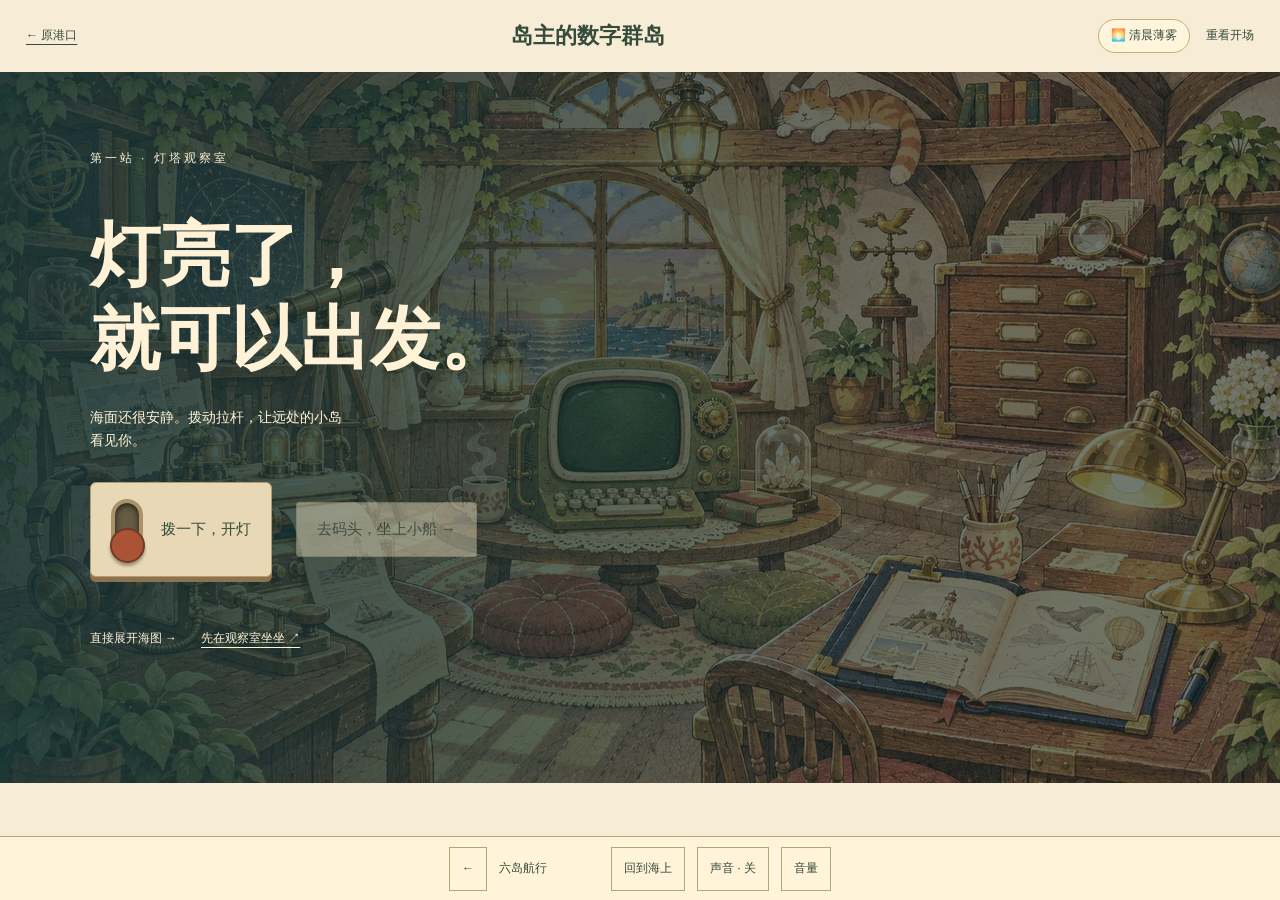
<file: islands/index.html>
<!doctype html><html lang="zh-CN"><head><meta charset="utf-8"><meta name="viewport" content="width=device-width,initial-scale=1"><title>岛主的数字群岛 · 连续体验</title><meta name="description" content="点亮灯塔，打开海图，坐着小船逛遍六座数字小岛：产品案例、故事小屋、独立游戏与创作工具，还能在海面遇见同时在线的旅人。"><link rel="icon" type="image/svg+xml" href="assets/favicon-boat.svg"><meta property="og:type" content="website"><meta property="og:site_name" content="岛主的数字群岛"><meta property="og:url" content="https://www.daozhuai.cn/islands/"><meta property="og:title" content="我的个人网站，要坐船逛 · 岛主的数字群岛"><meta property="og:description" content="点亮灯塔，打开海图，坐着小船逛遍六座数字小岛：产品案例、故事小屋、独立游戏与创作工具，还能在海面遇见同时在线的旅人。"><meta property="og:image" content="https://www.daozhuai.cn/islands/assets/og-islands.jpg"><meta property="og:image:width" content="1200"><meta property="og:image:height" content="630"><meta name="twitter:card" content="summary_large_image"><meta name="twitter:title" content="我的个人网站，要坐船逛 · 岛主的数字群岛"><meta name="twitter:description" content="点亮灯塔，打开海图，坐着小船逛遍六座数字小岛：产品案例、故事小屋、独立游戏与创作工具，还能在海面遇见同时在线的旅人。"><meta name="twitter:image" content="https://www.daozhuai.cn/islands/assets/og-islands.jpg"><link rel="stylesheet" href="experience.css"></head><body><a class="experience-skip" href="#stage">跳到岛屿内容</a><div id="stage"><iframe id="island-frame" title="数字群岛当前页面" allow="autoplay"></iframe><div id="passage" class="passage" hidden role="status"><span></span><p id="passage-label">沿着海风，去下一站。</p></div></div><footer class="player-bar"><button id="shell-back" aria-label="返回上一站">←</button><span id="shell-location">数字群岛</span><button id="shell-map">回到海上</button><button id="sound-toggle" aria-pressed="false">声音 · 关</button><button id="open-player-settings">音量</button></footer><dialog id="player-settings" aria-labelledby="settings-title"><div class="settings-heading"><h2 id="settings-title">海岛声音</h2><button id="close-player-settings" aria-label="关闭音量设置">×</button></div><label for="volume-music">背景音乐 <output id="value-music">30%</output></label><input id="volume-music" type="range" min="0" max="100" value="30"><label for="volume-ambience">环境与动作 <output id="value-ambience">38%</output></label><input id="volume-ambience" type="range" min="0" max="100" value="38"><p id="sound-status" role="status">默认静音，主动开启后在群岛间连续播放。</p></dialog><div id="file-notice" hidden><h1>打开本地网页入口</h1><p>连续声音版需要通过本地预览服务或网站访问。直接双击文件时，仍可使用原来的逐页体验。</p><a href="island.html">进入原港口 →</a><a href="voyage/index.html">进入乘船页 →</a></div><script src="voyage/voyage-audio.js"></script><script src="experience.js?v=20261125"></script><script type="module" src="https://static.cloudflareinsights.com/beacon.min.js" data-cf-beacon='{"token":"b8e37091d51741298f0a92a2a566d5f2"}'></script></body></html>
</file>
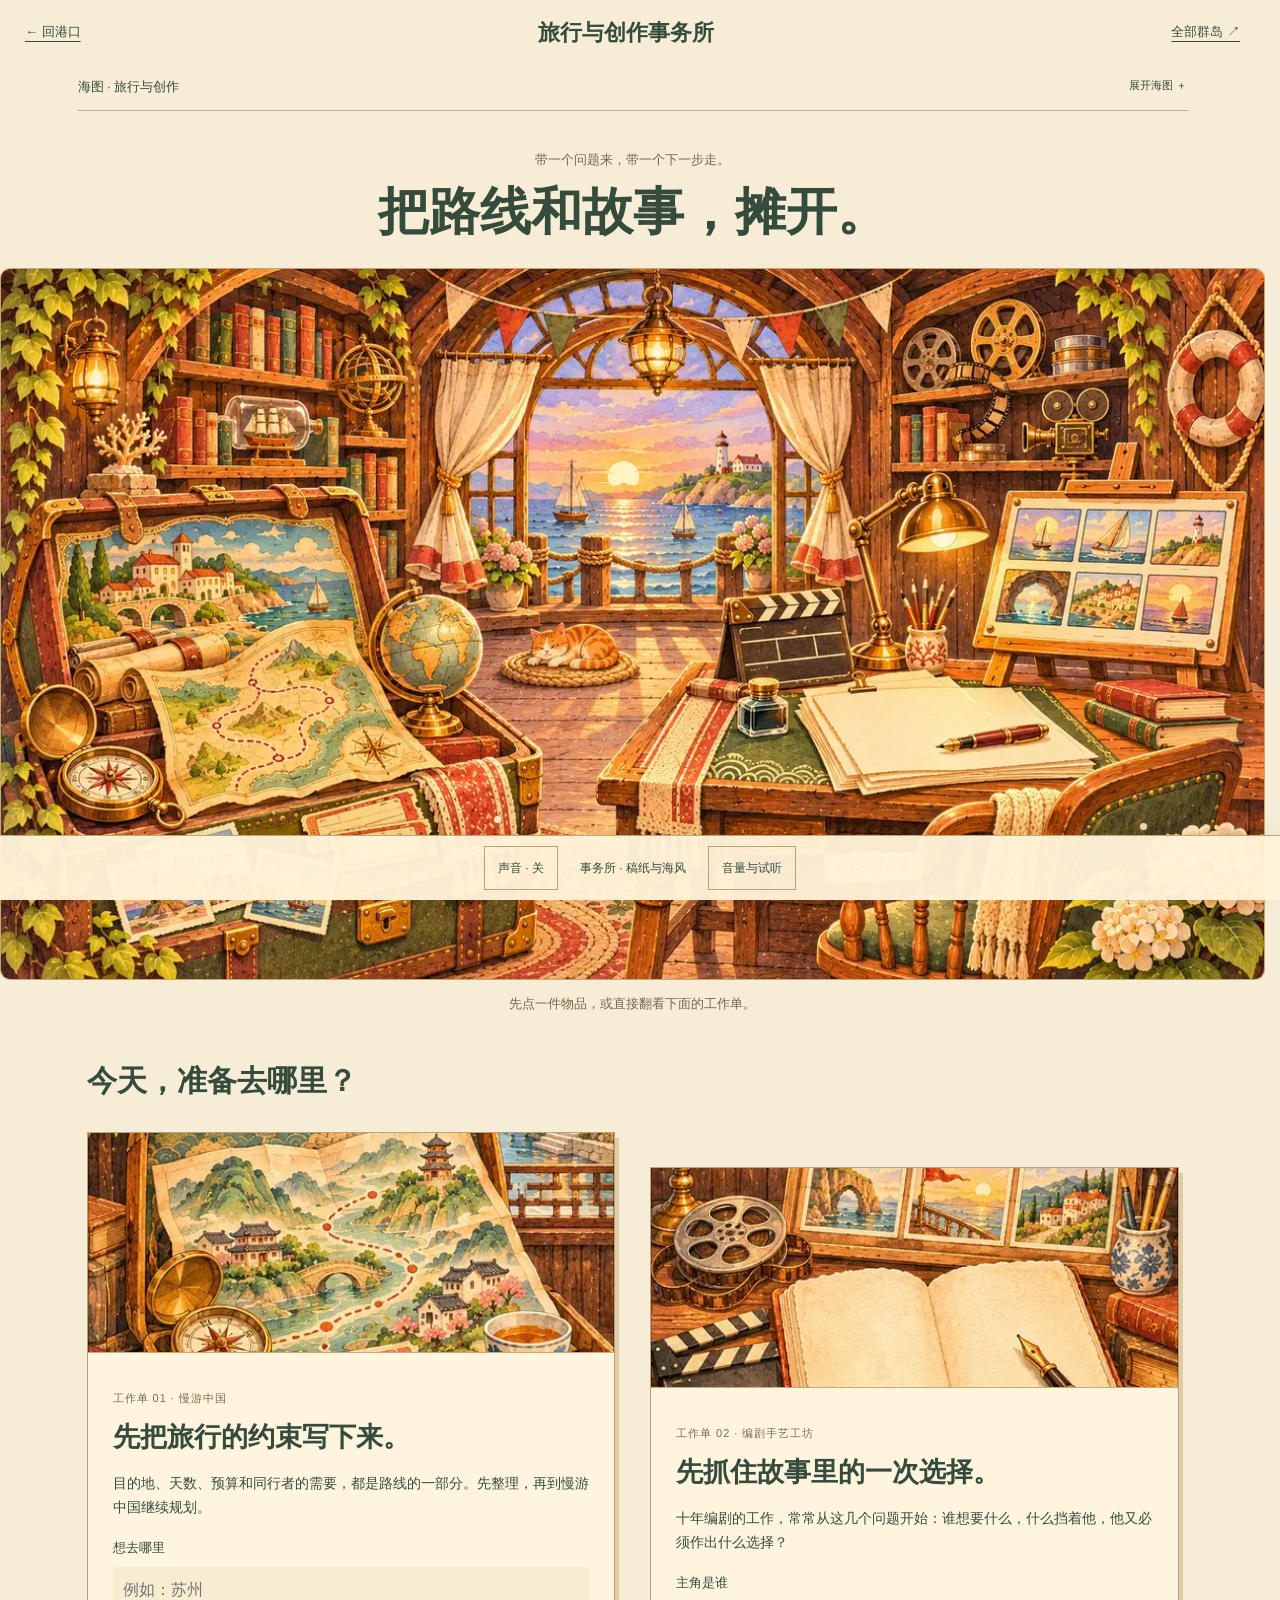
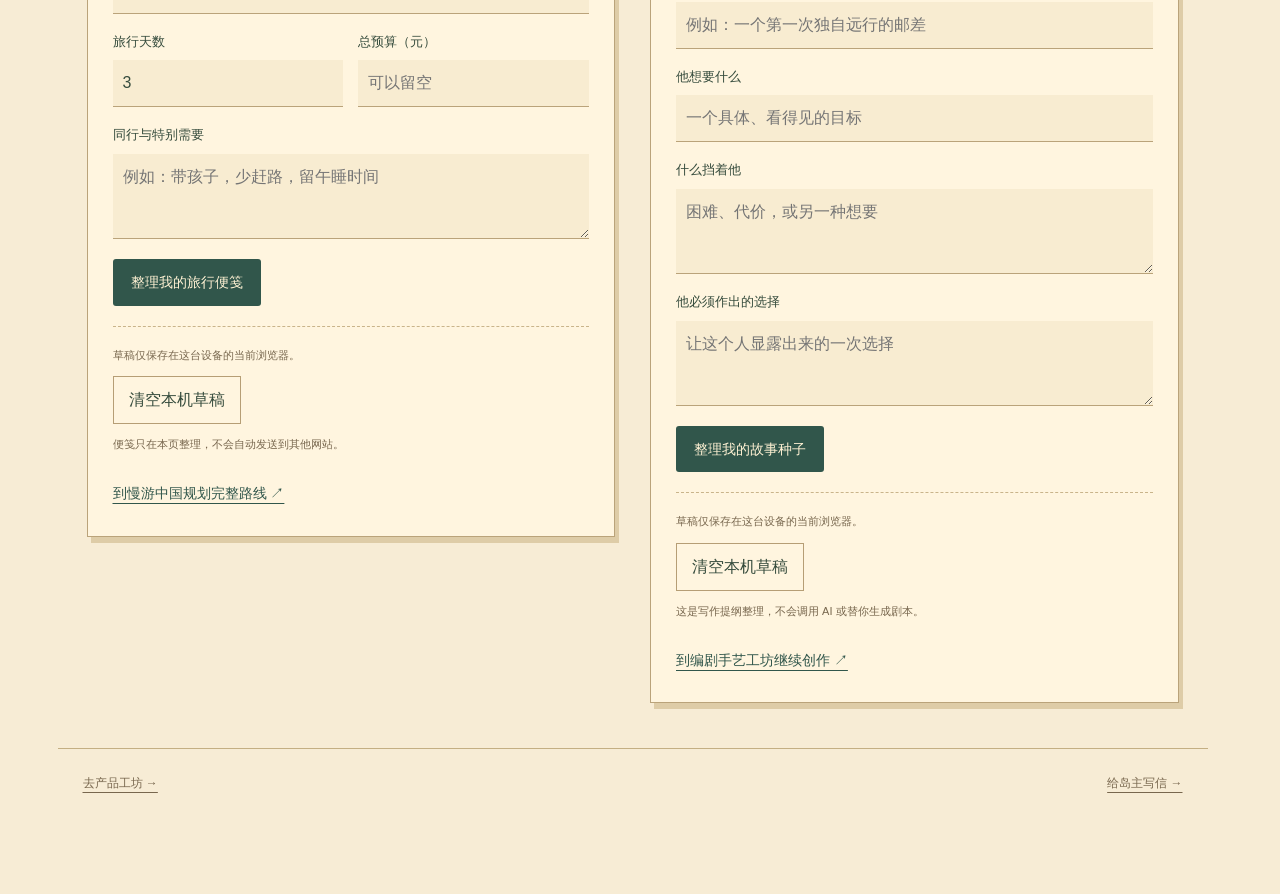
<file: islands/atelier/index.html>
<!doctype html><html lang="zh-CN"><head><meta charset="utf-8"><meta name="viewport" content="width=device-width,initial-scale=1"><title>旅行与创作事务所 · 把下一步摊开</title><meta name="description" content="整理一张慢游中国路线便笺，或写下一颗故事种子。"><link rel="icon" type="image/svg+xml" href="../assets/favicon-boat.svg"><meta property="og:type" content="website"><meta property="og:site_name" content="岛主的数字群岛"><meta property="og:url" content="https://www.daozhuai.cn/islands/atelier/"><meta property="og:title" content="旅行与创作事务所 · 岛主的数字群岛"><meta property="og:description" content="整理一张慢游中国路线便笺，或写下一颗故事种子。"><meta property="og:image" content="https://www.daozhuai.cn/islands/assets/og-islands.jpg"><meta property="og:image:width" content="1200"><meta property="og:image:height" content="630"><meta name="twitter:card" content="summary_large_image"><meta name="twitter:title" content="旅行与创作事务所 · 岛主的数字群岛"><meta name="twitter:description" content="整理一张慢游中国路线便笺，或写下一颗故事种子。"><meta name="twitter:image" content="https://www.daozhuai.cn/islands/assets/og-islands.jpg"><link rel="stylesheet" href="../stories/stories.css"><link rel="stylesheet" href="../objects.css"><link rel="stylesheet" href="atelier.css"><link rel="stylesheet" href="../journey.css"></head><body><header class="topbar"><a href="../island.html?from=atelier">← 回港口</a><strong>旅行与创作事务所</strong><a href="../atlas.html">全部群岛 ↗</a></header><main><section><div class="room-intro"><p>带一个问题来，带一个下一步走。</p><h1>把路线和故事，摊开。</h1></div><div class="panorama"><div class="illustration"><img src="../assets/atelier-art.webp" width="1672" height="941" alt="海边事务所，左边是旅行箱与地图，右边是剧本书桌和分镜架"><button class="room-object travel-object" data-tool="travel"><span>打开旅行箱</span></button><button class="room-object script-object" data-tool="script"><span>坐到分镜台前</span></button></div></div><p class="room-hint">先点一件物品，或直接翻看下面的工作单。<span>左右滑动，看看另一张桌子。</span></p></section><section class="atelier-bench" id="tools"><h2>今天，准备去哪里？</h2><div class="tool-sheets"><article class="tool-sheet" id="travel"><div class="tool-picture travel-picture" aria-hidden="true"></div><div class="sheet-copy"><p class="paper-kicker">工作单 01 · 慢游中国</p><h3 tabindex="-1">先把旅行的约束写下来。</h3><p>目的地、天数、预算和同行者的需要，都是路线的一部分。先整理，再到慢游中国继续规划。</p><form id="travel-form"><label>想去哪里<input name="destination" maxlength="60" placeholder="例如：苏州" required></label><div class="form-pair"><label>旅行天数<input name="days" type="number" min="1" max="365" value="3" required></label><label>总预算（元）<input name="budget" type="number" min="0" max="10000000" step="1" placeholder="可以留空"></label></div><label>同行与特别需要<textarea name="needs" maxlength="500" placeholder="例如：带孩子，少赶路，留午睡时间"></textarea></label><button class="solid" type="submit">整理我的旅行便笺</button></form><p class="local-note">便笺只在本页整理，不会自动发送到其他网站。</p><div id="travel-note" class="prepared-note" role="status" hidden></div><button class="copy-note" data-copy="travel-note" hidden>复制便笺</button><a class="original-link" href="https://travel.daozhuai.cn/">到慢游中国规划完整路线 ↗</a></div></article><article class="tool-sheet" id="script"><div class="tool-picture script-picture" aria-hidden="true"></div><div class="sheet-copy"><p class="paper-kicker">工作单 02 · 编剧手艺工坊</p><h3 tabindex="-1">先抓住故事里的一次选择。</h3><p>十年编剧的工作，常常从这几个问题开始：谁想要什么，什么挡着他，他又必须作出什么选择？</p><form id="script-form"><label>主角是谁<input name="character" maxlength="80" placeholder="例如：一个第一次独自远行的邮差" required></label><label>他想要什么<input name="goal" maxlength="160" placeholder="一个具体、看得见的目标" required></label><label>什么挡着他<textarea name="obstacle" maxlength="300" placeholder="困难、代价，或另一种想要" required></textarea></label><label>他必须作出的选择<textarea name="choice" maxlength="300" placeholder="让这个人显露出来的一次选择" required></textarea></label><button class="solid" type="submit">整理我的故事种子</button></form><p class="local-note">这是写作提纲整理，不会调用 AI 或替你生成剧本。</p><div id="script-note" class="prepared-note" role="status" hidden></div><button class="copy-note" data-copy="script-note" hidden>复制故事种子</button><a class="original-link" href="https://script.daozhuai.cn/">到编剧手艺工坊继续创作 ↗</a></div></article></div></section></main><footer class="bottom"><a href="../workshop/index.html">去产品工坊 →</a><a href="../contact.html">给岛主写信 →</a></footer><script src="../journey.js"></script><script src="atelier.js"></script></body></html>
</file>
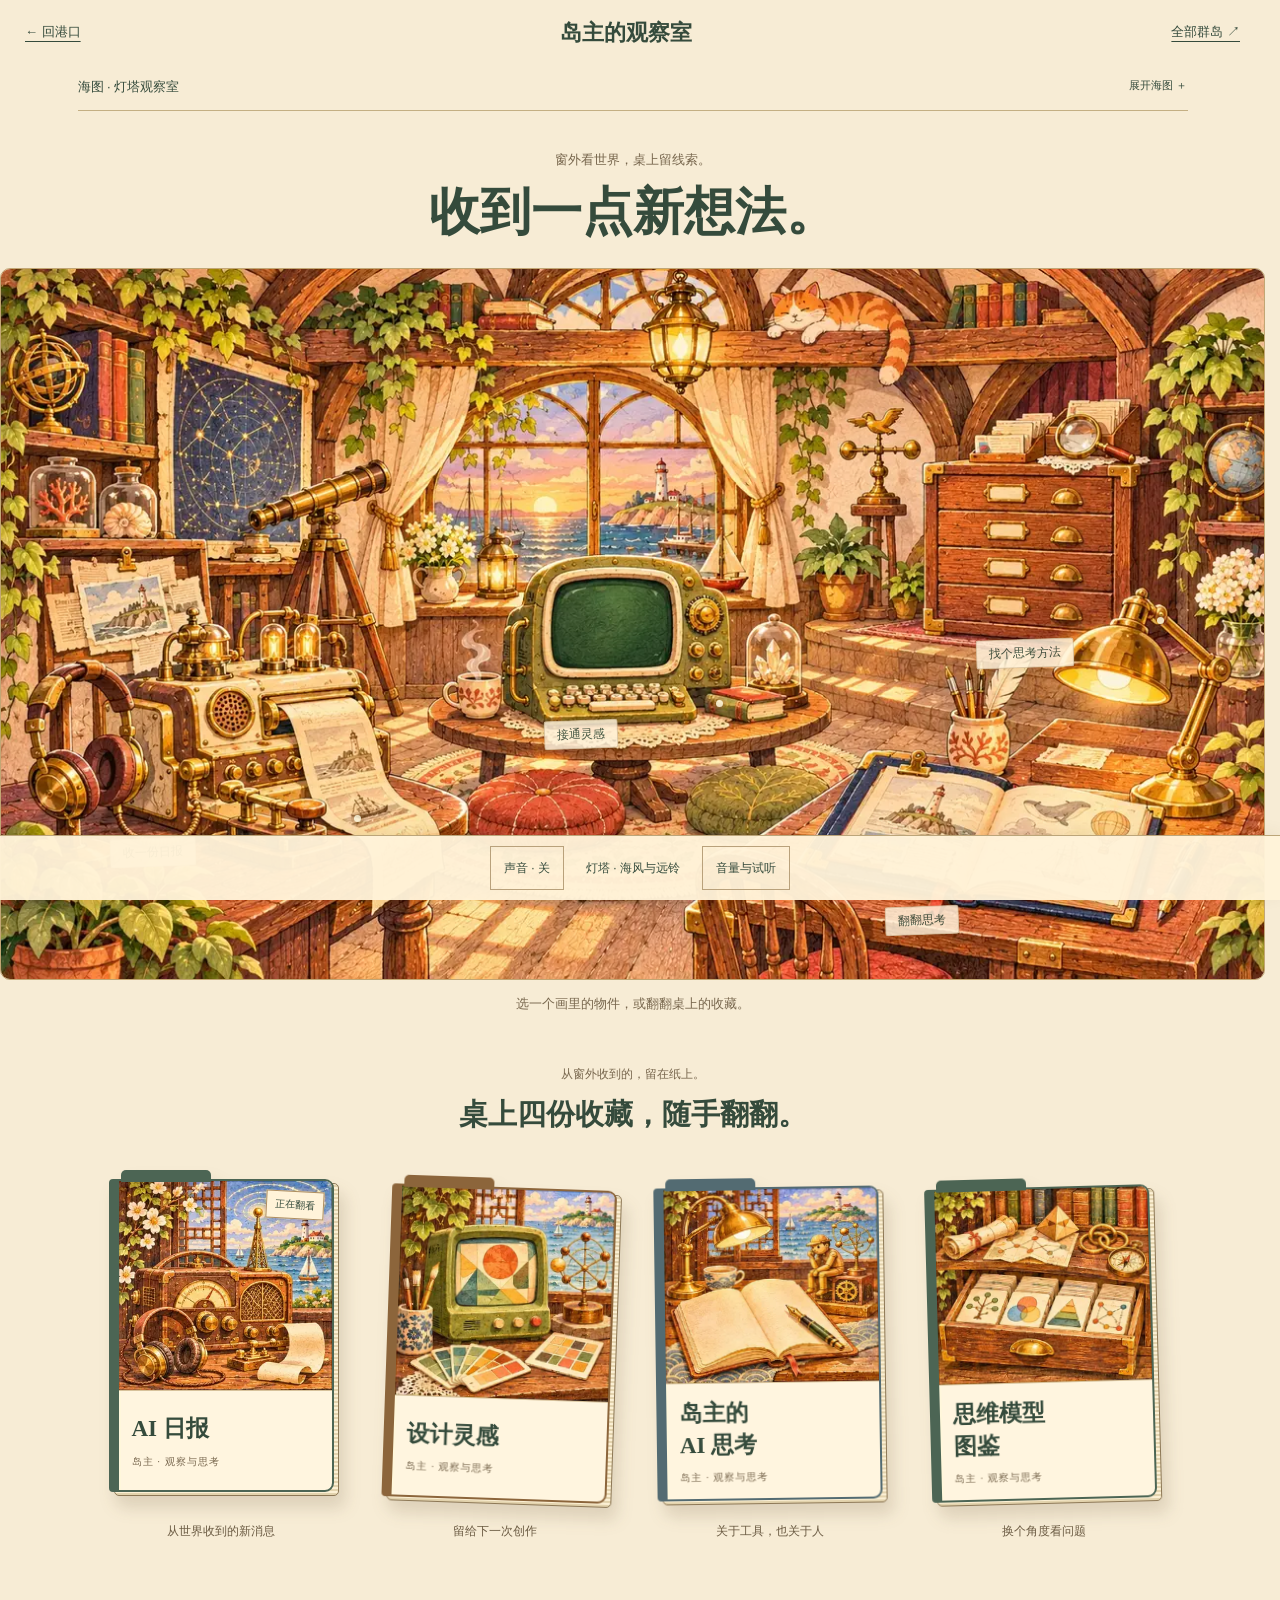
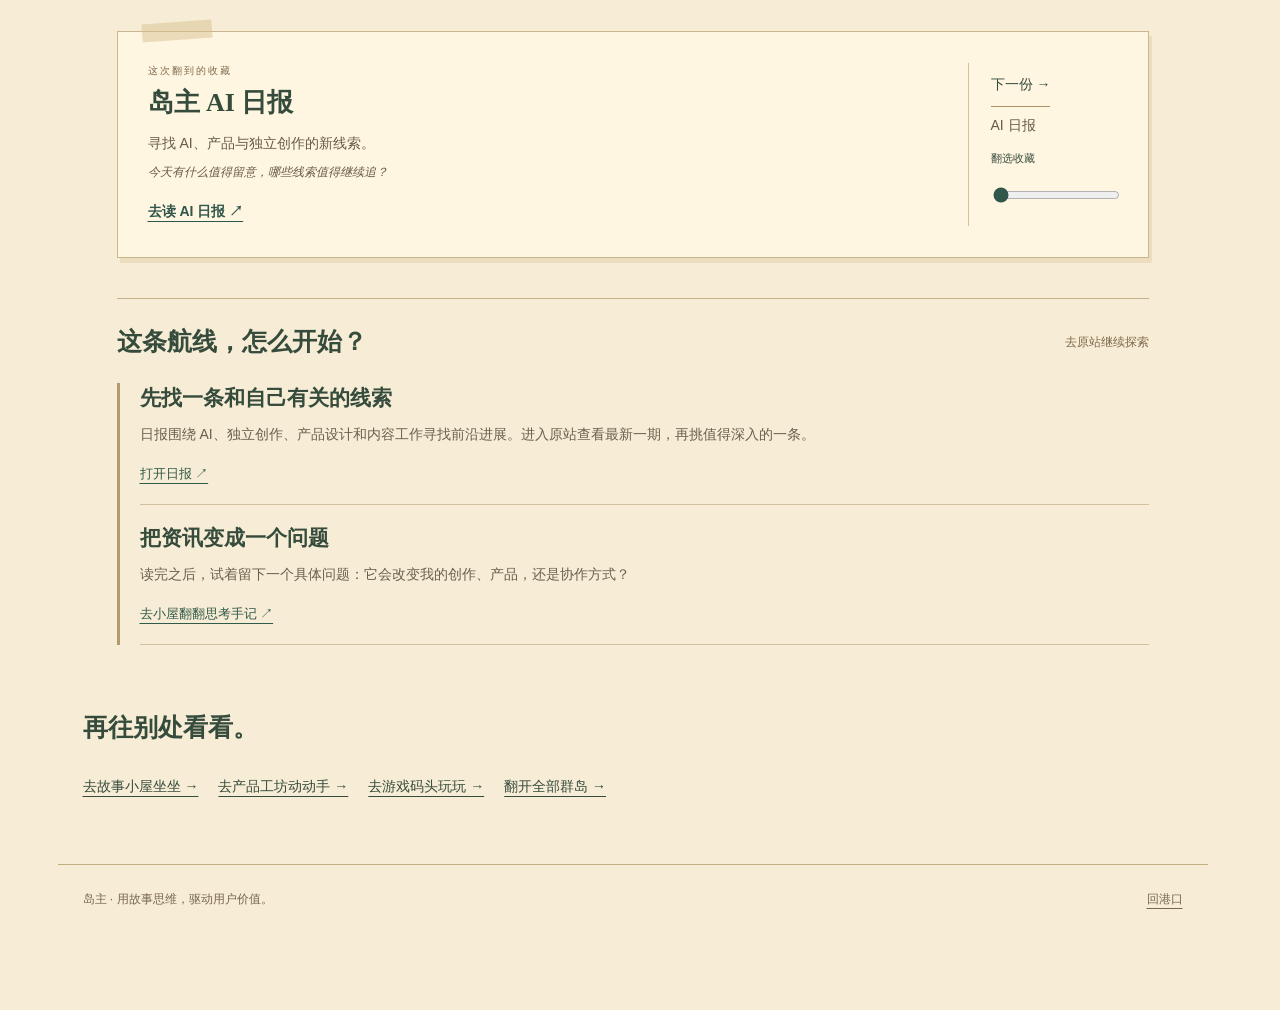
<file: islands/observatory/index.html>
<!doctype html>
<html lang="zh-CN">
<head>
<meta charset="utf-8">
<meta name="viewport" content="width=device-width,initial-scale=1">
<title>岛主的观察室 · 收到一点新线索</title><meta name="description" content="收一份 AI 日报，翻翻设计灵感与 230+ 思维模型。"><link rel="icon" type="image/svg+xml" href="../assets/favicon-boat.svg"><meta property="og:type" content="website"><meta property="og:site_name" content="岛主的数字群岛"><meta property="og:url" content="https://www.daozhuai.cn/islands/observatory/"><meta property="og:title" content="灯塔观察室 · 岛主的数字群岛"><meta property="og:description" content="收一份 AI 日报，翻翻设计灵感与 230+ 思维模型。"><meta property="og:image" content="https://www.daozhuai.cn/islands/assets/og-islands.jpg"><meta property="og:image:width" content="1200"><meta property="og:image:height" content="630"><meta name="twitter:card" content="summary_large_image"><meta name="twitter:title" content="灯塔观察室 · 岛主的数字群岛"><meta name="twitter:description" content="收一份 AI 日报，翻翻设计灵感与 230+ 思维模型。"><meta name="twitter:image" content="https://www.daozhuai.cn/islands/assets/og-islands.jpg">
<link rel="stylesheet" href="../stories/stories.css">
<link rel="stylesheet" href="observatory.css"><link rel="stylesheet" href="../objects.css">
<link rel="stylesheet" href="../journey.css"></head>
<body>
<header class="topbar"><a href="../island.html?from=observatory">← 回港口</a><strong>岛主的观察室</strong><a href="../atlas.html">全部群岛 ↗</a></header>
<main>
<section class="observation-room" aria-labelledby="room-title">
<div class="room-intro"><p>窗外看世界，桌上留线索。</p><h1 id="room-title">收到一点新想法。</h1></div>
<div class="panorama"><div class="illustration">
<img id="observation-art" src="../assets/versioned/observatory-art.20261123.webp" width="1280" height="720" alt="手绘海边观察室，有收报机、灵感终端、手记与索引抽屉">
<button class="room-object receiver" data-channel="daily" aria-label="打开收报机，查看 AI 日报频道"><span>收一份日报</span></button>
<button class="room-object terminal" data-channel="inspo" aria-label="打开灵感终端"><span>接通灵感</span></button>
<button class="room-object notes" data-channel="journal" aria-label="翻开 AI 思考手记"><span>翻翻思考</span></button>
<button class="room-object drawers" data-channel="models" aria-label="拉开思维模型抽屉"><span>找个思考方法</span></button>
</div></div>
<p class="room-hint" id="art-status">选一个画里的物件，或翻翻桌上的收藏。<span>手机上可以左右滑动看整间观察室。</span></p>
</section>
<section class="control-desk" id="control-desk" aria-labelledby="channel-title">
<div class="desk-heading"><p>从窗外收到的，留在纸上。</p><h2>桌上四份收藏，随手翻翻。</h2></div>
<nav class="channel-switches object-grid" aria-label="切换观察频道"><button data-channel="daily" aria-pressed="true">AI 日报</button><button data-channel="inspo" aria-pressed="false">设计灵感</button><button data-channel="journal" aria-pressed="false">AI 思考</button><button data-channel="models" aria-pressed="false">思维模型</button></nav>
<div class="machine paper-note"><div class="screen" id="screen"><p class="paper-kicker">这次翻到的收藏</p><h2 id="channel-title" tabindex="-1">岛主 AI 日报</h2><p id="channel-description"></p><p id="channel-question"></p><a id="channel-link" href="https://dailyone.daozhuai.cn/">前往 AI 日报 ↗</a></div><aside class="tuning"><button id="knob" aria-label="翻下一份收藏">下一份 →</button><p id="dial-label" role="status">AI 日报</p><label for="tuner">翻选收藏</label><input id="tuner" type="range" min="0" max="3" step="1" value="0" aria-valuetext="AI 日报"></aside></div>
<section class="clippings" aria-labelledby="clippings-title"><div class="clipping-heading"><h2 id="clippings-title">这条航线，怎么开始？</h2><span id="clipping-label"></span></div><div id="clipping-content"></div></section>
</section>
<section class="other-routes"><h2>再往别处看看。</h2><div><a href="../stories/index.html">去故事小屋坐坐 →</a><a href="../workshop/index.html">去产品工坊动动手 →</a><a href="../play/index.html">去游戏码头玩玩 →</a><a href="../atlas.html">翻开全部群岛 →</a></div></section>
</main>
<footer class="bottom"><span>岛主 · 用故事思维，驱动用户价值。</span><a href="../island.html?from=observatory">回港口</a></footer>
<script src="../journey.js"></script><script src="../catalog.js"></script><script src="../stories/books.js"></script><script src="observatory.js"></script>
</body>
</html>
</file>
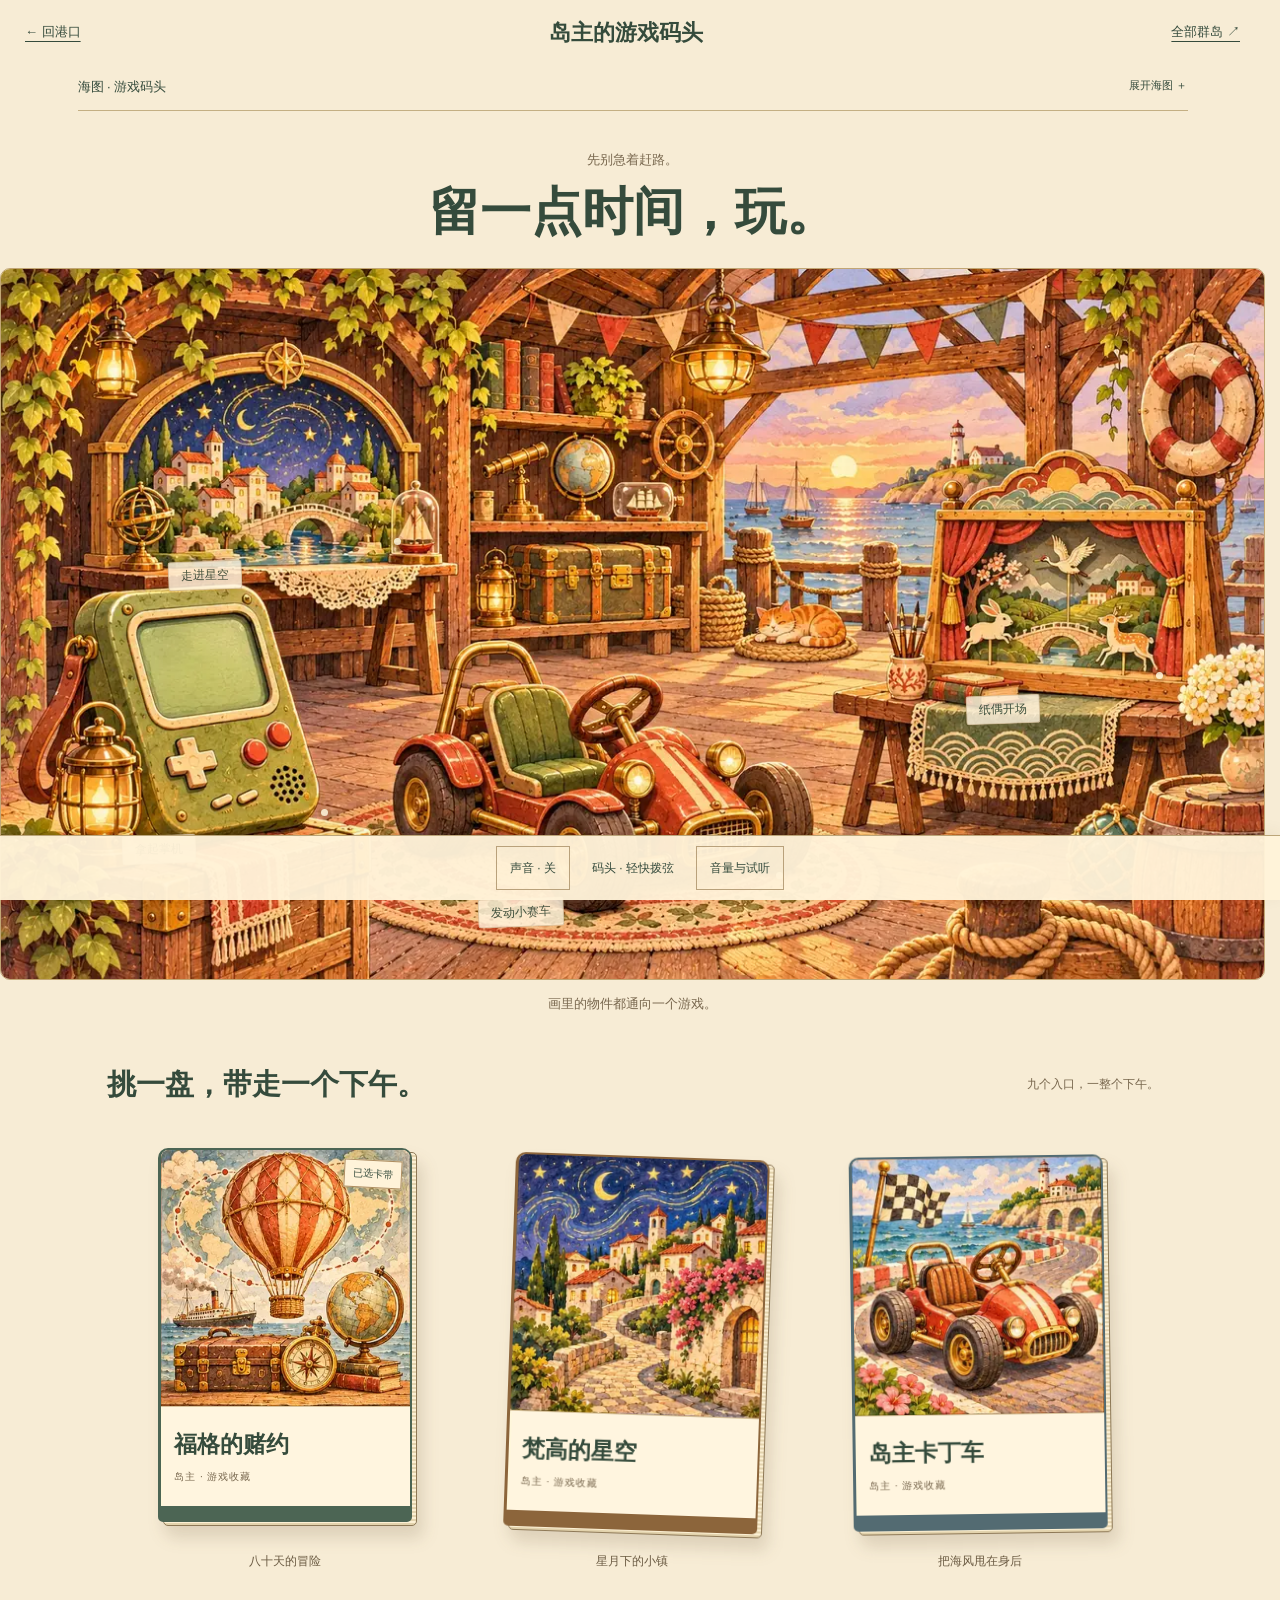
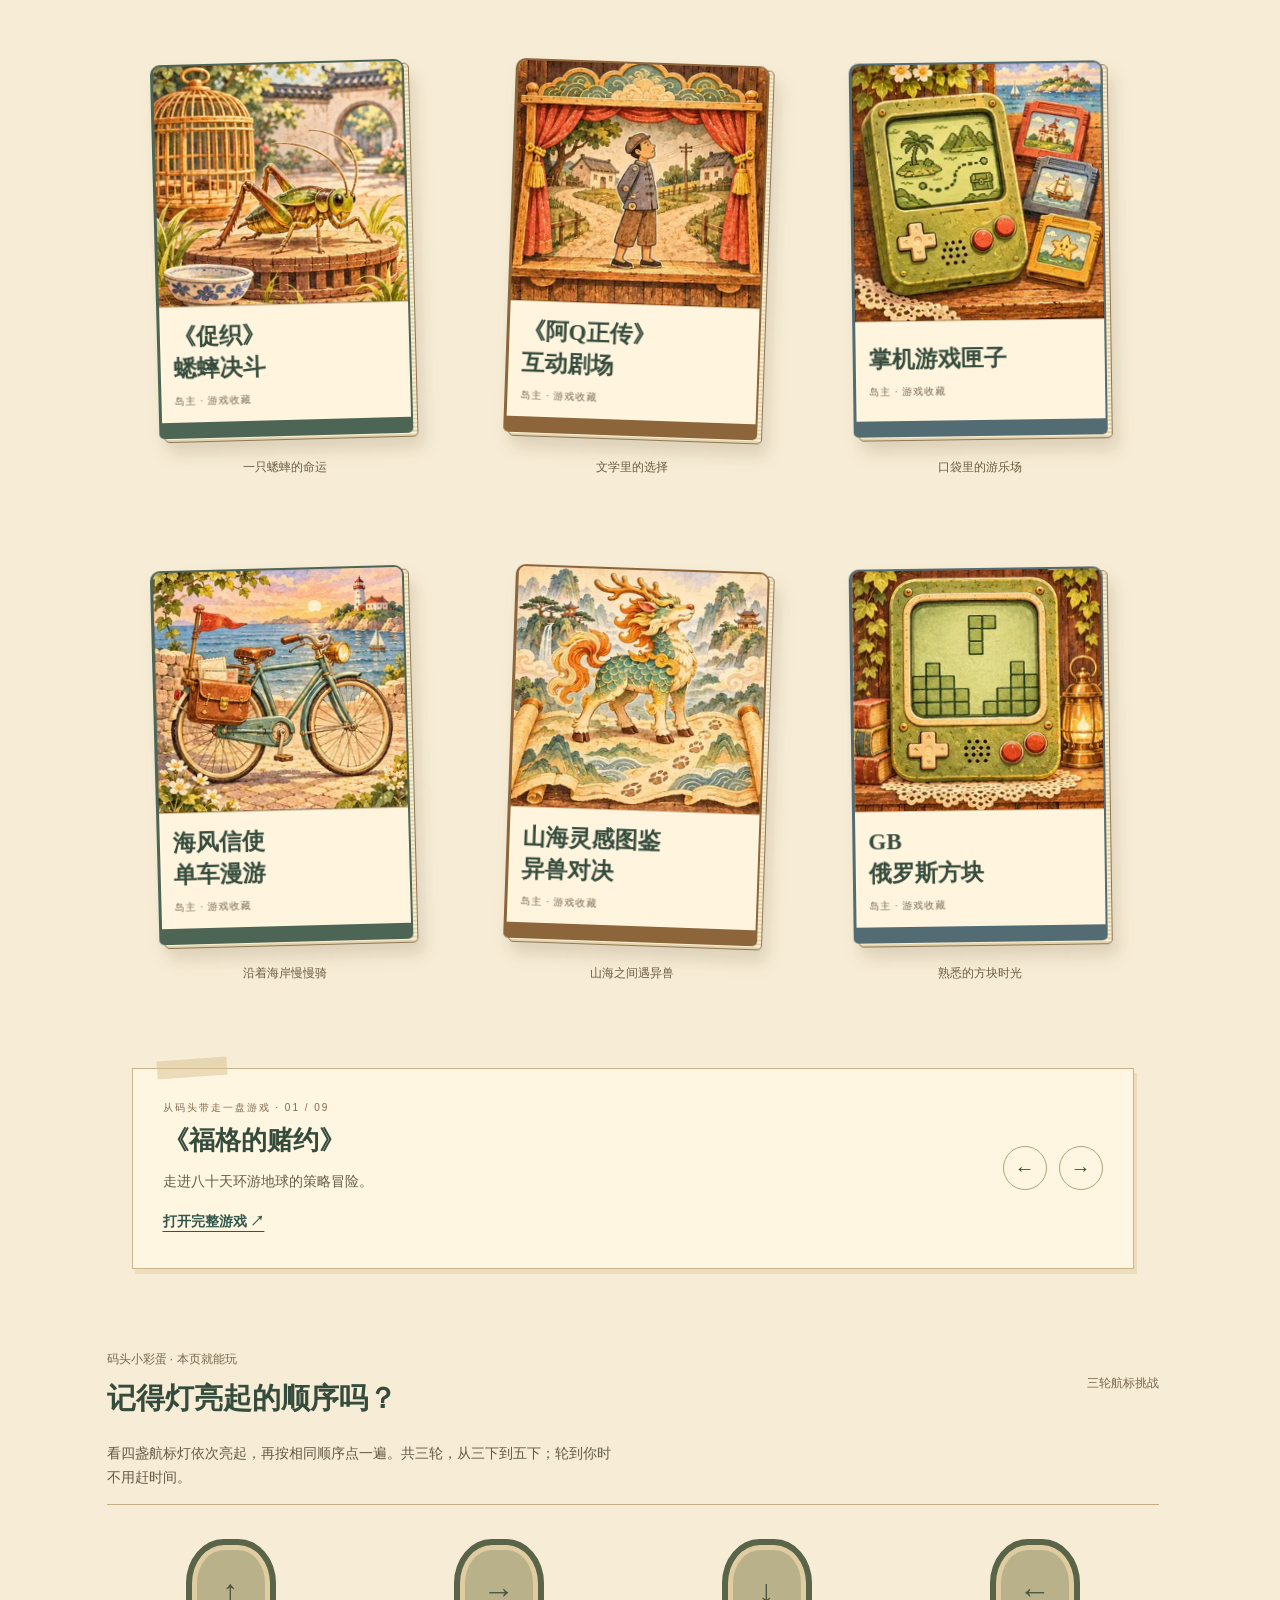
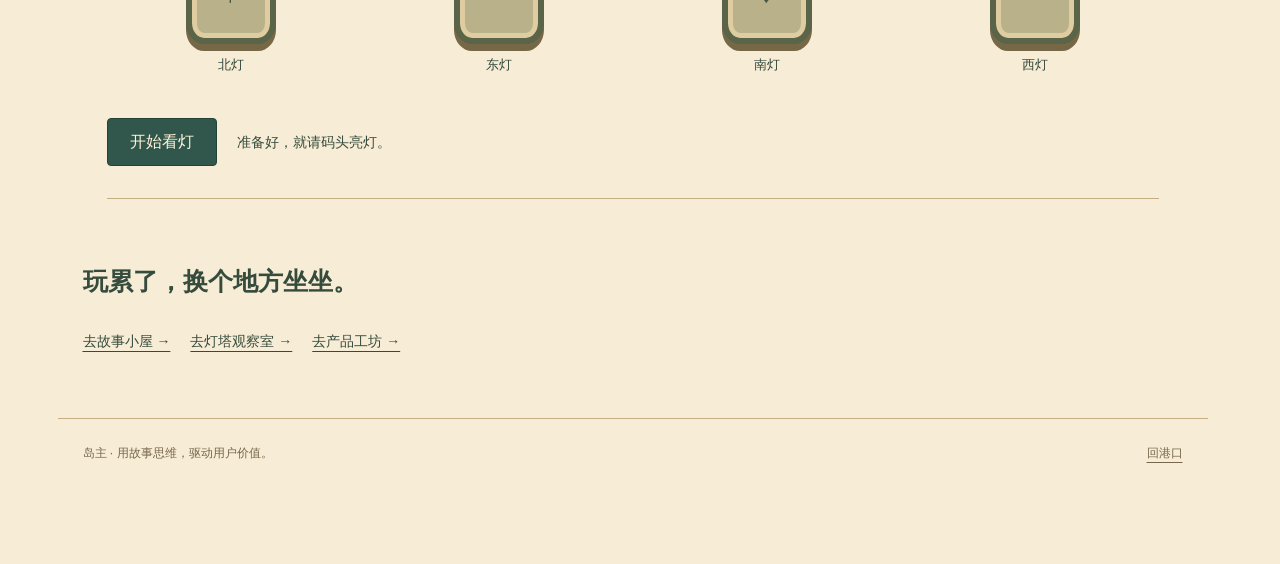
<file: islands/play/index.html>
<!doctype html><html lang="zh-CN"><head><meta charset="utf-8"><meta name="viewport" content="width=device-width,initial-scale=1"><title>游戏码头 · 留一点时间玩</title><meta name="description" content="九盘独立游戏卡带与航标小游戏，留一点时间慢慢玩。"><link rel="icon" type="image/svg+xml" href="../assets/favicon-boat.svg"><meta property="og:type" content="website"><meta property="og:site_name" content="岛主的数字群岛"><meta property="og:url" content="https://www.daozhuai.cn/islands/play/"><meta property="og:title" content="游戏码头 · 岛主的数字群岛"><meta property="og:description" content="九盘独立游戏卡带与航标小游戏，留一点时间慢慢玩。"><meta property="og:image" content="https://www.daozhuai.cn/islands/assets/og-islands.jpg"><meta property="og:image:width" content="1200"><meta property="og:image:height" content="630"><meta name="twitter:card" content="summary_large_image"><meta name="twitter:title" content="游戏码头 · 岛主的数字群岛"><meta name="twitter:description" content="九盘独立游戏卡带与航标小游戏，留一点时间慢慢玩。"><meta name="twitter:image" content="https://www.daozhuai.cn/islands/assets/og-islands.jpg"><link rel="stylesheet" href="../stories/stories.css"><link rel="stylesheet" href="play.css"><link rel="stylesheet" href="../objects.css"><link rel="stylesheet" href="../journey.css"></head><body>
<header class="topbar"><a href="../island.html?from=play">← 回港口</a><strong>岛主的游戏码头</strong><a href="../atlas.html">全部群岛 ↗</a></header><main>
<section aria-labelledby="room-title"><div class="room-intro"><p>先别急着赶路。</p><h1 id="room-title">留一点时间，玩。</h1></div><div class="panorama"><div class="illustration"><img id="dock-art" src="../assets/play-art.webp" width="1672" height="941" alt="海边木码头上的复古掌机、迷你赛车、星空小镇与纸偶剧场"><button class="room-object handheld" data-pick="pocket"><span>拿起掌机</span></button><button class="room-object racecar" data-pick="kart"><span>发动小赛车</span></button><button class="room-object theatre" data-pick="aq"><span>纸偶开场</span></button><button class="room-object starlight" data-pick="starry"><span>走进星空</span></button></div></div><p class="room-hint" id="art-status">画里的物件都通向一个游戏。<span>左右滑动，看看码头的另一头。</span></p></section>
<section class="play-bench" id="play-bench" aria-labelledby="bench-title"><div class="bench-heading"><h2 id="bench-title">挑一盘，带走一个下午。</h2><span>九个入口，一整个下午。</span></div>
<div class="console"><div class="cartridge-list object-grid" id="cartridges" aria-label="选择游戏"></div><div class="display paper-note"><div><p class="paper-kicker">从码头带走一盘游戏 · <span id="game-number">01 / 09</span></p><h3 id="game-title" tabindex="-1"></h3><p id="game-description"></p><a id="game-link" href="https://pocket.daozhuai.cn/">打开完整游戏 ↗</a></div><div class="paper-controls"><button id="previous" aria-label="上一个游戏">←</button><button id="next" aria-label="下一个游戏">→</button></div></div></div>
</section>
<section class="beacon-section" aria-labelledby="beacon-title"><div class="bench-heading"><div><p class="eyebrow">码头小彩蛋 · 本页就能玩</p><h2 id="beacon-title">记得灯亮起的顺序吗？</h2></div><span id="round-label">三轮航标挑战</span></div><p class="instructions" id="beacon-instructions">看四盏航标灯依次亮起，再按相同顺序点一遍。共三轮，从三下到五下；轮到你时不用赶时间。</p><div class="beacon-board"><div class="beacons" role="group" aria-label="四盏航标灯" aria-describedby="beacon-instructions"><button data-beacon="0" disabled><span class="lantern" aria-hidden="true">↑</span>北灯</button><button data-beacon="1" disabled><span class="lantern" aria-hidden="true">→</span>东灯</button><button data-beacon="2" disabled><span class="lantern" aria-hidden="true">↓</span>南灯</button><button data-beacon="3" disabled><span class="lantern" aria-hidden="true">←</span>西灯</button></div><div class="beacon-actions"><button id="start-beacons">开始看灯</button><p id="beacon-status" role="status" aria-live="polite">准备好，就请码头亮灯。</p></div></div></section>
<section class="other-routes"><h2>玩累了，换个地方坐坐。</h2><div><a href="../stories/index.html">去故事小屋 →</a><a href="../observatory/index.html">去灯塔观察室 →</a><a href="../workshop/index.html">去产品工坊 →</a></div></section></main><footer class="bottom"><span>岛主 · 用故事思维，驱动用户价值。</span><a href="../island.html?from=play">回港口</a></footer><script src="../journey.js"></script><script src="../catalog.js"></script><script src="beacon.js"></script><script src="play.js"></script></body></html>
</file>
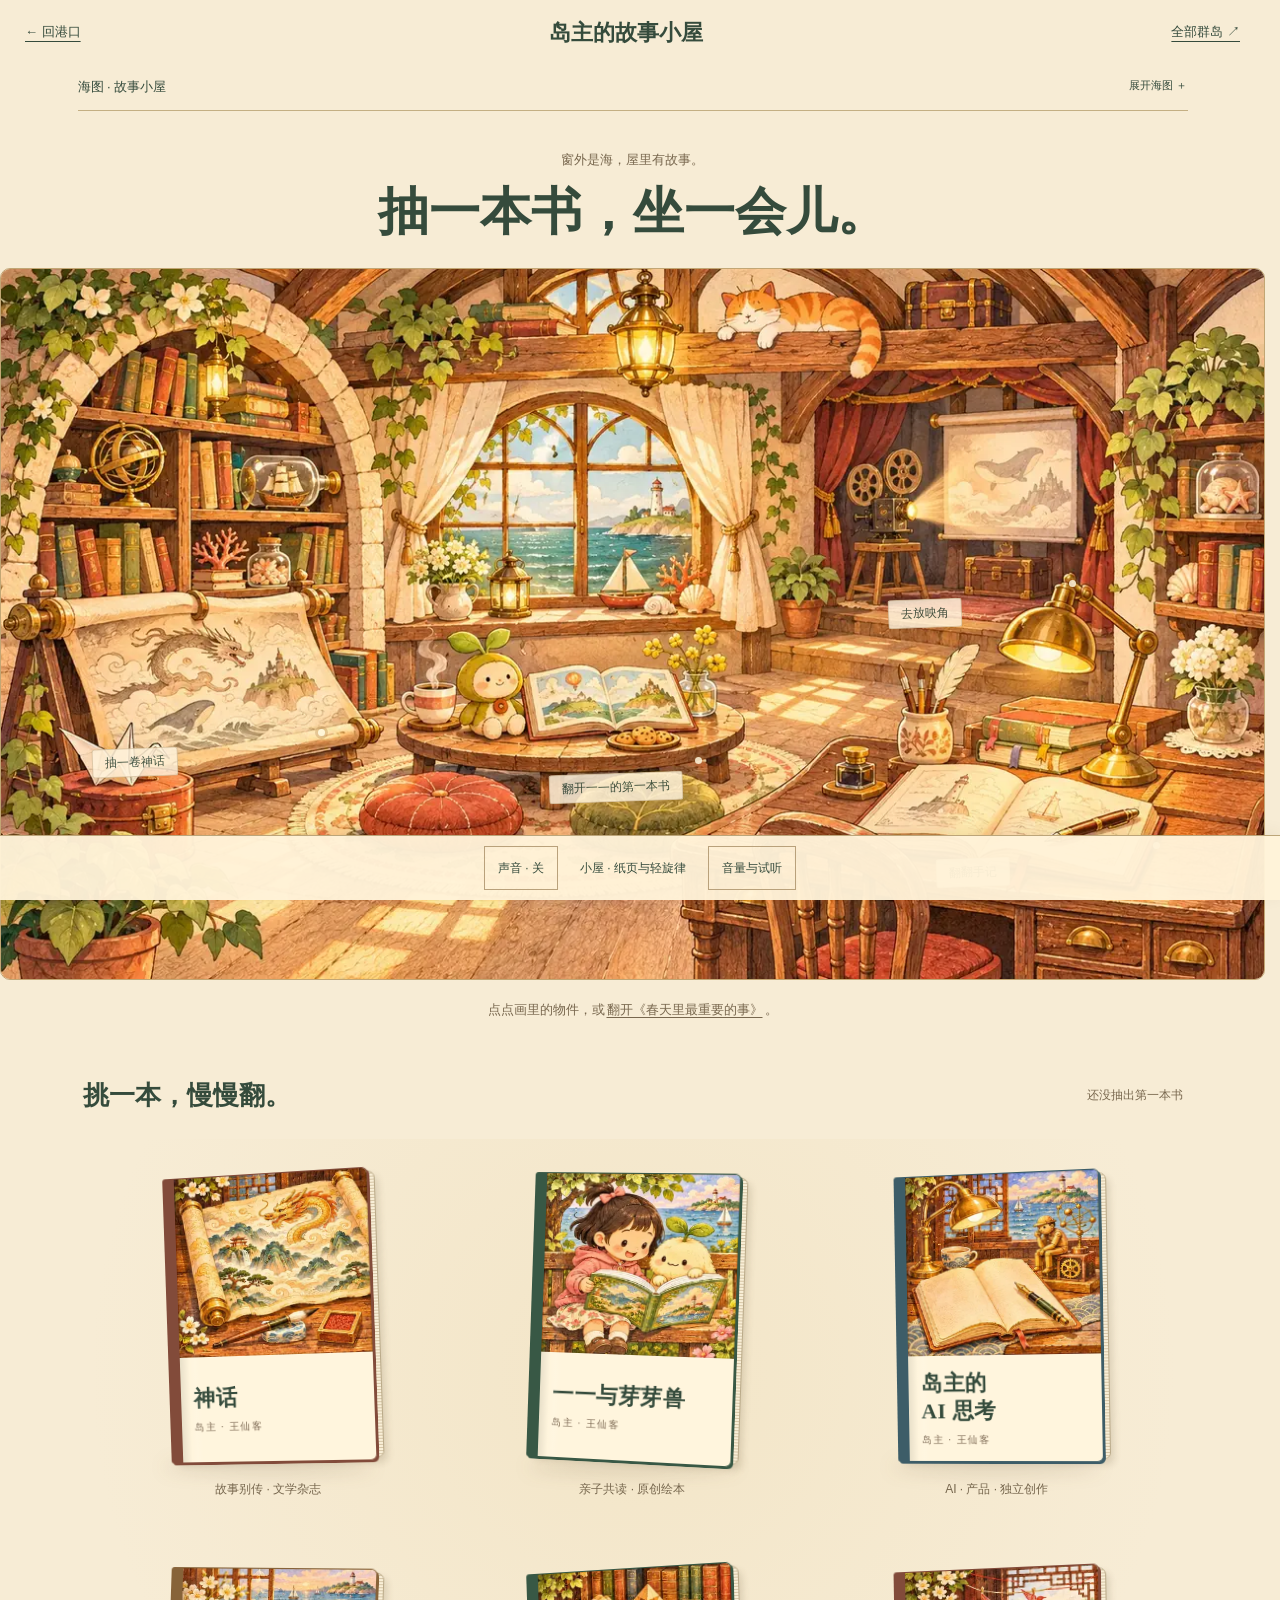
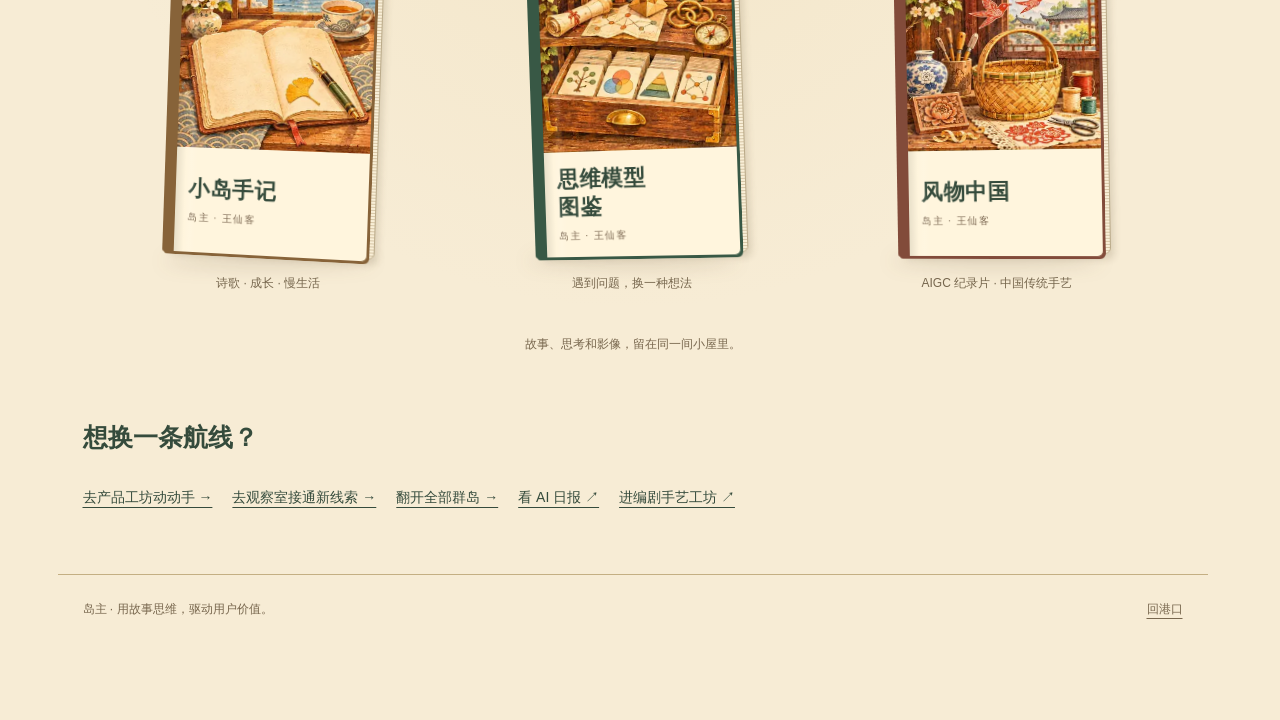
<file: islands/stories/index.html>
<!doctype html>
<html lang="zh-CN">
<head><meta charset="utf-8"><meta name="viewport" content="width=device-width,initial-scale=1"><title>岛主的故事小屋 · 抽一本书，坐一会儿</title><meta name="description" content="神话杂志、亲子 3D 绘本和海边手记，挑一本慢慢读。"><link rel="icon" type="image/svg+xml" href="../assets/favicon-boat.svg"><meta property="og:type" content="website"><meta property="og:site_name" content="岛主的数字群岛"><meta property="og:url" content="https://www.daozhuai.cn/islands/stories/"><meta property="og:title" content="故事小屋 · 岛主的数字群岛"><meta property="og:description" content="神话杂志、亲子 3D 绘本和海边手记，挑一本慢慢读。"><meta property="og:image" content="https://www.daozhuai.cn/islands/assets/og-islands.jpg"><meta property="og:image:width" content="1200"><meta property="og:image:height" content="630"><meta name="twitter:card" content="summary_large_image"><meta name="twitter:title" content="故事小屋 · 岛主的数字群岛"><meta name="twitter:description" content="神话杂志、亲子 3D 绘本和海边手记，挑一本慢慢读。"><meta name="twitter:image" content="https://www.daozhuai.cn/islands/assets/og-islands.jpg"><link rel="stylesheet" href="stories.css?v=20261125"><link rel="stylesheet" href="../journey.css"></head>
<body>
<header class="topbar"><a href="../island.html?from=stories">← 回港口</a><strong>岛主的故事小屋</strong><a href="../atlas.html">全部群岛 ↗</a></header>
<main>
<section class="story-room" aria-labelledby="title">
<div class="room-intro"><p>窗外是海，屋里有故事。</p><h1 id="title">抽一本书，坐一会儿。</h1></div>
<div class="panorama"><div class="illustration">
<img id="room-art" src="../assets/stories-art.webp" width="1672" height="941" alt="手绘故事小屋：左边是神话卷轴，中间是绘本矮桌，右侧有手记书桌和小放映角">
<button class="room-object scrolls" data-book="myth"><span>抽一卷神话</span></button>
<button class="room-object picturebook" data-book="storybook"><span>翻开一一的第一本书</span></button>
<button class="room-object journal" data-book="journal"><span>翻翻手记</span></button>
<button class="room-object projector" data-book="fengwu"><span>去放映角</span></button>
<button class="room-cat" id="room-cat" aria-label="摸摸梁上的猫"></button>
</div></div>
<p class="room-hint" id="room-hint">点点画里的物件，或<button type="button" class="hint-book" data-book="storybook">翻开《春天里最重要的事》</button>。<span>手机上可以左右滑动看整间小屋。</span></p>
</section>
<section class="shelf-section" aria-labelledby="shelf-title"><div class="shelf-heading"><h2 id="shelf-title">挑一本，慢慢翻。</h2><span id="read-count" role="status">还没抽出第一本书</span></div><div class="shelf" id="shelf"></div><p class="shelf-caption">故事、思考和影像，留在同一间小屋里。</p></section>
<section class="other-routes"><h2>想换一条航线？</h2><div><a href="../workshop/index.html">去产品工坊动动手 →</a><a href="../observatory/index.html">去观察室接通新线索 →</a><a href="../atlas.html">翻开全部群岛 →</a><a href="https://dailyone.daozhuai.cn/">看 AI 日报 ↗</a><a href="https://script.daozhuai.cn/">进编剧手艺工坊 ↗</a></div></section>
</main>
<footer class="bottom"><span>岛主 · 用故事思维，驱动用户价值。</span><a href="../island.html?from=stories">回港口</a></footer>
<dialog id="reader" aria-labelledby="book-title"><div class="reader-top"><span>书架导读</span><button id="close-reader" aria-label="合上书，回到小屋">×</button></div><div class="open-book"><div class="cover-page" id="cover-page"><small id="book-subtitle"></small><h2 id="book-title"></h2><img id="book-image" alt="所选作品封面" hidden><p id="book-description"></p><a id="book-link" class="solid" href="https://www.daozhuai.cn/">打开作品</a></div><div class="reading-page"><div class="page-turner"><button id="prev" aria-label="上一页导读">←</button><span id="page-count" aria-live="polite"></span><button id="next" aria-label="下一页导读">→</button></div><div id="book-page" aria-live="polite"></div><button id="bookmark" class="bookmark" aria-pressed="false">夹上书签</button><p id="bookmark-status" class="bookmark-status" role="status"></p></div></div></dialog>
<div class="toast" id="toast" role="status"></div>
<script src="../journey.js"></script><script src="books.js?v=20261125"></script><script src="stories.js?v=20261125"></script>
</body></html>
</file>
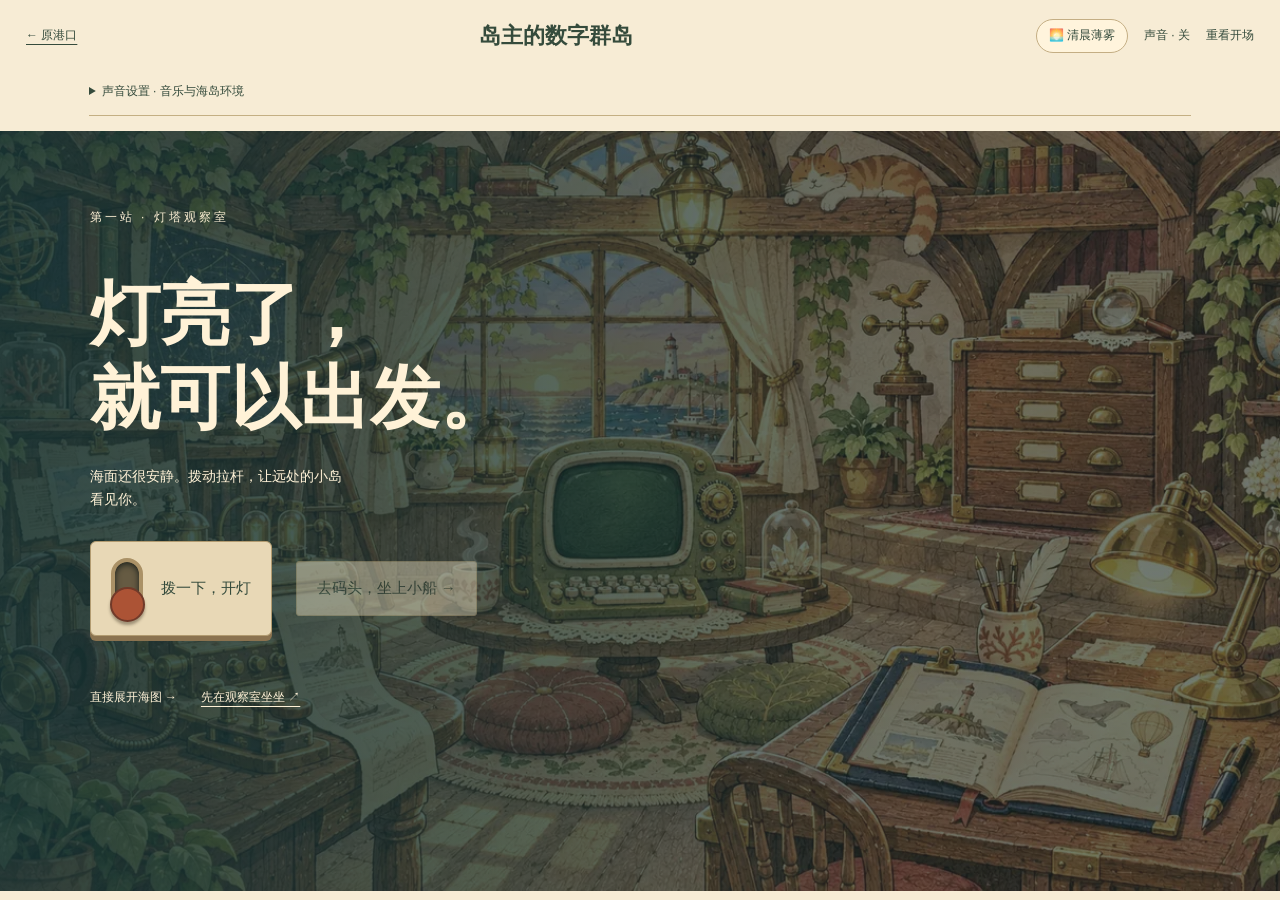
<file: islands/voyage/index.html>
<!doctype html><html lang="zh-CN"><head><meta charset="utf-8"><meta name="viewport" content="width=device-width,initial-scale=1"><title>灯亮了，出发吧 · 数字群岛自由航行</title><meta name="description" content="拨动拉杆点亮灯塔，坐小船在六座数字小岛间自由航行，与同时在线的旅人海上相遇、鸣笛打招呼、在码头留下足迹。"><link rel="icon" type="image/svg+xml" href="../assets/favicon-boat.svg"><meta property="og:type" content="website"><meta property="og:site_name" content="岛主的数字群岛"><meta property="og:url" content="https://www.daozhuai.cn/islands/voyage/"><meta property="og:title" content="灯亮了，出发吧 · 岛主的数字群岛自由航行"><meta property="og:description" content="拨动拉杆点亮灯塔，坐小船在六座数字小岛间自由航行，与同时在线的旅人海上相遇、鸣笛打招呼、在码头留下足迹。"><meta property="og:image" content="https://www.daozhuai.cn/islands/assets/og-islands.jpg"><meta property="og:image:width" content="1200"><meta property="og:image:height" content="630"><meta name="twitter:card" content="summary_large_image"><meta name="twitter:title" content="灯亮了，出发吧 · 岛主的数字群岛自由航行"><meta name="twitter:description" content="拨动拉杆点亮灯塔，坐小船在六座数字小岛间自由航行，与同时在线的旅人海上相遇、鸣笛打招呼、在码头留下足迹。"><meta name="twitter:image" content="https://www.daozhuai.cn/islands/assets/og-islands.jpg"><link rel="stylesheet" href="voyage.css?v=20261125-short-screen"></head><body>
<header><a href="../island.html">← 原港口</a><strong>岛主的数字群岛</strong><div class="header-controls"><button type="button" id="sky-toggle" class="sky-toggle" title="按当地时间自动变化，点一下可预览其他天色">☀️ 午后暖阳</button><button id="sound-toggle" aria-pressed="false">声音 · 关</button><button id="restart">重看开场</button></div></header>
<details class="sound-settings"><summary>声音设置 · 音乐与海岛环境</summary><div class="sound-mixer"><label for="volume-music">背景音乐 <output id="value-music">30%</output><input id="volume-music" type="range" min="0" max="100" value="30"></label><label for="volume-ambience">环境与动作 <output id="value-ambience">38%</output><input id="volume-ambience" type="range" min="0" max="100" value="38"></label></div><div class="sound-previews"><button data-audio-preview="lever">试听开灯</button><button data-audio-preview="depart">试听离岸</button><button data-audio-preview="dock">试听靠岸</button></div><p id="sound-status" role="status">默认静音。点击“声音 · 关”开启试听；建议先用较低音量。</p></details><main>
<section id="arrival" class="arrival" aria-labelledby="arrival-title" style="background:#283e38 url('[data-uri]') center/cover no-repeat"><img class="arrival-art" src="../assets/versioned/observatory-art.20261123.webp" fetchpriority="high" width="1280" height="720" alt="灯塔观察室的海边书桌、收报机与窗外海面"><div class="dusk" aria-hidden="true"></div><div class="light-beam" aria-hidden="true"></div><div class="arrival-copy"><p>第一站 · 灯塔观察室</p><h1 id="arrival-title">灯亮了，<br>就可以出发。</h1><p id="arrival-message" role="status">海面还很安静。拨动拉杆，让远处的小岛看见你。</p><p id="arrival-guest-count" class="arrival-guest-count" role="status" hidden></p><div class="lever-panel"><button id="lever" aria-pressed="false" aria-label="拨动拉杆，点亮灯塔"><span class="lever-track" aria-hidden="true"><span></span></span><span id="lever-label">拨一下，开灯</span></button><button id="board" disabled>去码头，坐上小船 →</button></div><button id="resume" class="quiet" hidden>继续上次的航程 →</button><br><button id="skip-intro" class="quiet">直接展开海图 →</button><a class="quiet observation-link" href="../observatory/index.html">先在观察室坐坐 ↗</a></div></section>
<section id="sea" class="sea" aria-labelledby="sea-title" hidden><div class="sea-heading"><div><p>你的六岛航线</p><h1 id="sea-title" tabindex="-1"><span>海上有路，</span><span>慢慢走。</span></h1></div><div id="sea-presence-bar" class="sea-presence-bar" hidden><span class="presence-dot" aria-hidden="true"></span><span id="sea-online-summary" role="status"></span><button type="button" id="horn-btn" class="horn-btn">📯 鸣笛打招呼</button><button type="button" id="rename-boat" class="rename-boat">我的船：<strong id="my-boat-name"></strong> · 改名</button></div></div><p id="host-encounter-banner" class="host-encounter-banner" role="status" hidden></p><div class="sea-viewport camera-viewport" id="sea-viewport"><div class="view-controls"><button id="camera-sound" aria-pressed="false">声音 · 关</button><button id="open-chart">总海图</button><button id="locate">找到小船</button><button id="fit">看整片海</button></div><div class="world" id="world"><img id="ocean-art" data-src="../assets/versioned/archipelago-map.20261123.webp" width="1280" height="720" alt="六座隔海相望的小岛：上排灯塔、工坊、故事，下排港口、游戏、事务所"><svg class="course" viewBox="0 0 100 100" preserveAspectRatio="none" aria-hidden="true"><path id="course-line" d=""/></svg>
<button class="island lighthouse" data-island="lighthouse" aria-label="乘船前往灯塔观察室"><span class="island-dot"></span><span>灯塔观察室</span></button><button class="island workshop" data-island="workshop" aria-label="乘船前往产品工坊"><span class="island-dot"></span><span>产品工坊</span></button><button class="island stories" data-island="stories" aria-label="乘船前往故事小屋"><span class="island-dot"></span><span>故事小屋</span></button><button class="island harbor" data-island="harbor" aria-label="乘船前往岛主的港口"><span class="island-dot"></span><span>岛主的港口</span></button><button class="island play" data-island="play" aria-label="乘船前往游戏码头"><span class="island-dot"></span><span>游戏码头</span></button><button class="island atelier" data-island="atelier" aria-label="乘船前往旅行与创作"><span class="island-dot"></span><span>旅行与创作</span></button><div class="buoy buoy-one" aria-hidden="true"><i></i></div><div class="buoy buoy-two" aria-hidden="true"><i></i></div><div class="other-boats" id="other-boats" aria-hidden="true"></div><div class="boat" id="boat" role="img" aria-label="停在灯塔码头的小船"><span class="self-boat-tag" id="self-boat-tag" hidden></span><div class="boat-turn"><div class="boat-bob"><svg viewBox="0 0 120 100" aria-hidden="true"><path class="wake" d="M13 78 Q35 86 59 79 M10 88 Q38 96 68 87"/><path d="M25 61 L105 61 L90 83 Q62 96 36 81Z" fill="#a65c39" stroke="#5a402b" stroke-width="3"/><path d="M21 61 Q60 49 106 60 L98 67 Q59 65 29 69Z" fill="#e4b777" stroke="#5a402b" stroke-width="2"/><path d="M63 13 L63 62" stroke="#6b5137" stroke-width="4"/><path d="M58 18 Q35 31 34 53 L58 53Z" fill="#fff0cf" stroke="#987951" stroke-width="2"/><path d="M69 15 L94 49 L69 49Z" fill="#e4bd83" stroke="#987951" stroke-width="2"/><path d="M64 12 L77 16 L64 21Z" fill="#a74d33"/><circle cx="84" cy="67" r="5" fill="#ffdf8c" stroke="#80613b"/></svg></div></div></div></div><div class="arrival-closeup" id="arrival-closeup" hidden><img id="closeup-art" alt="抵岸近景"><div><span id="closeup-title"></span><button id="closeup-back">看回码头</button></div></div><div class="far-clouds" aria-hidden="true"></div><div class="sky-veil" aria-hidden="true"></div><div class="sky-stars" aria-hidden="true"></div><div class="near-water" aria-hidden="true"><span></span><span></span><span></span></div><div class="camera-hud"><span id="camera-status" role="status">展开海图，挑一座岛。</span><a id="camera-enter" href="../observatory/index.html?voyage=lighthouse" hidden>登岸 →</a></div></div>
<div class="berth-bar" id="berth-bar" hidden><span id="berth-status" role="status">已靠岸</span><a id="berth-enter" href="../observatory/index.html?voyage=lighthouse">登岸进入灯塔观察室 →</a></div>
<p class="sea-hint" id="art-status">点岛屿或下面的目的地，小船就会驶过去。航行中也可以改道。<span>航行时镜头跟随小船；随时打开“总海图”改道或直接抵达。</span></p>
<nav class="destinations" aria-label="选择航行目的地"><button data-island="lighthouse" class="destination-card card-lighthouse"><span class="port-art" aria-hidden="true"></span><strong>灯塔观察室</strong><small>日报与灵感</small><span class="visit-mark">未到访</span><span class="island-crowd" hidden></span></button><button data-island="workshop" class="destination-card card-workshop"><span class="port-art" aria-hidden="true"></span><strong>产品工坊</strong><small>研究、角色与产品</small><span class="visit-mark">未到访</span><span class="island-crowd" hidden></span></button><button data-island="stories" class="destination-card card-stories"><span class="port-art" aria-hidden="true"></span><strong>故事小屋</strong><small>神话与亲子绘本</small><span class="visit-mark">未到访</span><span class="island-crowd" hidden></span></button><button data-island="harbor" class="destination-card card-harbor"><span class="port-art" aria-hidden="true"></span><strong>岛主的港口</strong><small>认识岛主与合作</small><span class="visit-mark">未到访</span><span class="island-crowd" hidden></span></button><button data-island="play" class="destination-card card-play"><span class="port-art" aria-hidden="true"></span><strong>游戏码头</strong><small>九盘游戏慢慢玩</small><span class="visit-mark">未到访</span><span class="island-crowd" hidden></span></button><button data-island="atelier" class="destination-card card-atelier"><span class="port-art" aria-hidden="true"></span><strong>旅行与创作</strong><small>路线与故事工作单</small><span class="visit-mark">未到访</span><span class="island-crowd" hidden></span></button></nav>
<section class="logbook" aria-labelledby="dock-title"><div><p class="log-label" id="voyage-label">航海日志 · 靠岸</p><h2 id="dock-title" tabindex="-1">小船在灯塔旁等你。</h2><p id="voyage-status" role="status" aria-live="polite">挑一座岛。工坊里有三个真实产品，故事小屋里放着文学、绘本与手记。</p></div><div class="dock-actions"><progress id="progress" max="100" value="0" aria-label="到达目的地的航程进度" hidden></progress><button id="pause" hidden>停一会儿</button><button id="finish" hidden>跳过航行，直接靠岸</button><a id="enter-island" href="../observatory/index.html?voyage=lighthouse">走进灯塔观察室 →</a></div></section>
<section id="guestbook" class="guestbook" aria-labelledby="guestbook-title" hidden><div class="guestbook-head"><div><p class="log-label">码头登岛足迹</p><h2 id="guestbook-title">来岛主这里坐过客的人</h2></div><div class="guestbook-filters" role="group" aria-label="筛选足迹"><button type="button" data-note-filter="all" aria-pressed="true">全部群岛</button><button type="button" data-note-filter="current" aria-pressed="false">当前停靠岛</button></div></div><div class="guestbook-stamps" aria-label="快捷印章短句"><button type="button" data-stamp="灯亮了，来坐坐">灯亮了，来坐坐</button><button type="button" data-stamp="坐船逛完了一圈">坐船逛完了一圈</button><button type="button" data-stamp="喜欢这座岛的细节">喜欢这座岛的细节</button><button type="button" data-stamp="下次还来">下次还来</button></div><form id="guestbook-form" class="guestbook-form"><input id="guestbook-input" type="text" maxlength="36" autocomplete="off" placeholder="在「灯塔观察室」留下一句登岛足迹（最多 36 字）…"><button type="submit">留下足迹</button></form><p id="guestbook-status" class="guestbook-status" role="status" hidden></p><ul id="guestbook-list" class="guestbook-list"></ul></section>
<section class="passport"><div><p id="visited-count" role="status">0 / 6 座岛已到访</p><p id="discovery">不用集齐什么，也能走进每一座岛。</p><small id="storage-status">到访记录仅保存在本机浏览器。</small></div><div class="passport-actions"><button type="button" id="open-ticket" class="ticket-trigger">🎫 生成我的登岛船票</button><button id="clear-visits">清空本机到访记录</button></div></section><p class="sample-note">六座岛均可航行、登岸和返回。<a href="../atlas.html">也可以直接用航行手册找作品 ↗</a></p></section>
</main><dialog id="chart" aria-labelledby="chart-title"><div class="chart-heading"><div><p>岛主的航海图</p><h2 id="chart-title">下一站，想去哪里？</h2></div><button id="chart-sound" aria-pressed="false">声音 · 关</button><button id="close-chart" aria-label="合上海图">×</button></div><div class="chart-world"><img data-src="../assets/versioned/archipelago-map.20261123.webp" width="1280" height="720" alt="六岛全景导航"><button class="chart-pin chart-lighthouse" data-chart="lighthouse">灯塔观察室</button><button class="chart-pin chart-workshop" data-chart="workshop">产品工坊</button><button class="chart-pin chart-stories" data-chart="stories">故事小屋</button><button class="chart-pin chart-harbor" data-chart="harbor">岛主的港口</button><button class="chart-pin chart-play" data-chart="play">游戏码头</button><button class="chart-pin chart-atelier" data-chart="atelier">旅行与创作</button><div class="chart-other-boats" id="chart-other-boats" aria-hidden="true"></div><span id="chart-boat" aria-label="小船当前位置">⛵</span></div><div class="chart-options" aria-label="选择目的地"><button data-chart="lighthouse">灯塔观察室</button><button data-chart="workshop">产品工坊</button><button data-chart="stories">故事小屋</button><button data-chart="harbor">岛主的港口</button><button data-chart="play">游戏码头</button><button data-chart="atelier">旅行与创作</button></div><p id="chart-selection" role="status">选择一座岛。</p><div class="chart-actions"><button id="chart-sail">乘船前往 →</button><button id="chart-direct">直接抵达</button><button id="chart-overview">返回全景</button></div></dialog><dialog id="boat-name-dialog" class="boat-name-dialog" aria-labelledby="boat-name-title"><form id="boat-name-form"><h2 id="boat-name-title">给你的小船起个名字</h2><p>最多 8 个字，同时在线的旅人会在海面上看到你的船名。</p><input id="boat-name-input" type="text" maxlength="8" autocomplete="off" placeholder="例如：白鸥07"><div class="boat-name-actions"><button type="button" id="host-exit-btn" class="host-exit-btn" hidden>退出岛主旗帜</button><button type="button" id="boat-name-cancel">先不改</button><button type="submit">挂上船名</button></div></form></dialog><dialog id="ticket-dialog" class="ticket-dialog" aria-labelledby="ticket-title"><div class="ticket-head"><div><p>数字群岛纪念票</p><h2 id="ticket-title">你的登岛船票</h2></div><button type="button" id="ticket-close" aria-label="关上船票">×</button></div><img id="ticket-preview" class="ticket-preview" alt="你的数字群岛登岛船票"><p id="ticket-status" class="ticket-status" role="status"></p><div class="ticket-actions"><a id="ticket-download" class="ticket-download" download="数字群岛-登岛船票.png" href="#">保存船票图片</a><button type="button" id="ticket-copy">复制分享文案</button></div></dialog><script src="voyage-sky.js?v=20261124v3"></script><script src="voyage-audio.js?v=20261123v3"></script><script src="voyage-motion.js"></script><script src="voyage-camera.js"></script><script src="voyage-route.js"></script><script src="voyage-math.js"></script><script src="voyage-presence.js?v=20261124v3"></script><script src="voyage-ticket.js?v=20261124v2"></script><script src="voyage.js?v=20261124v2"></script></body></html>
</file>
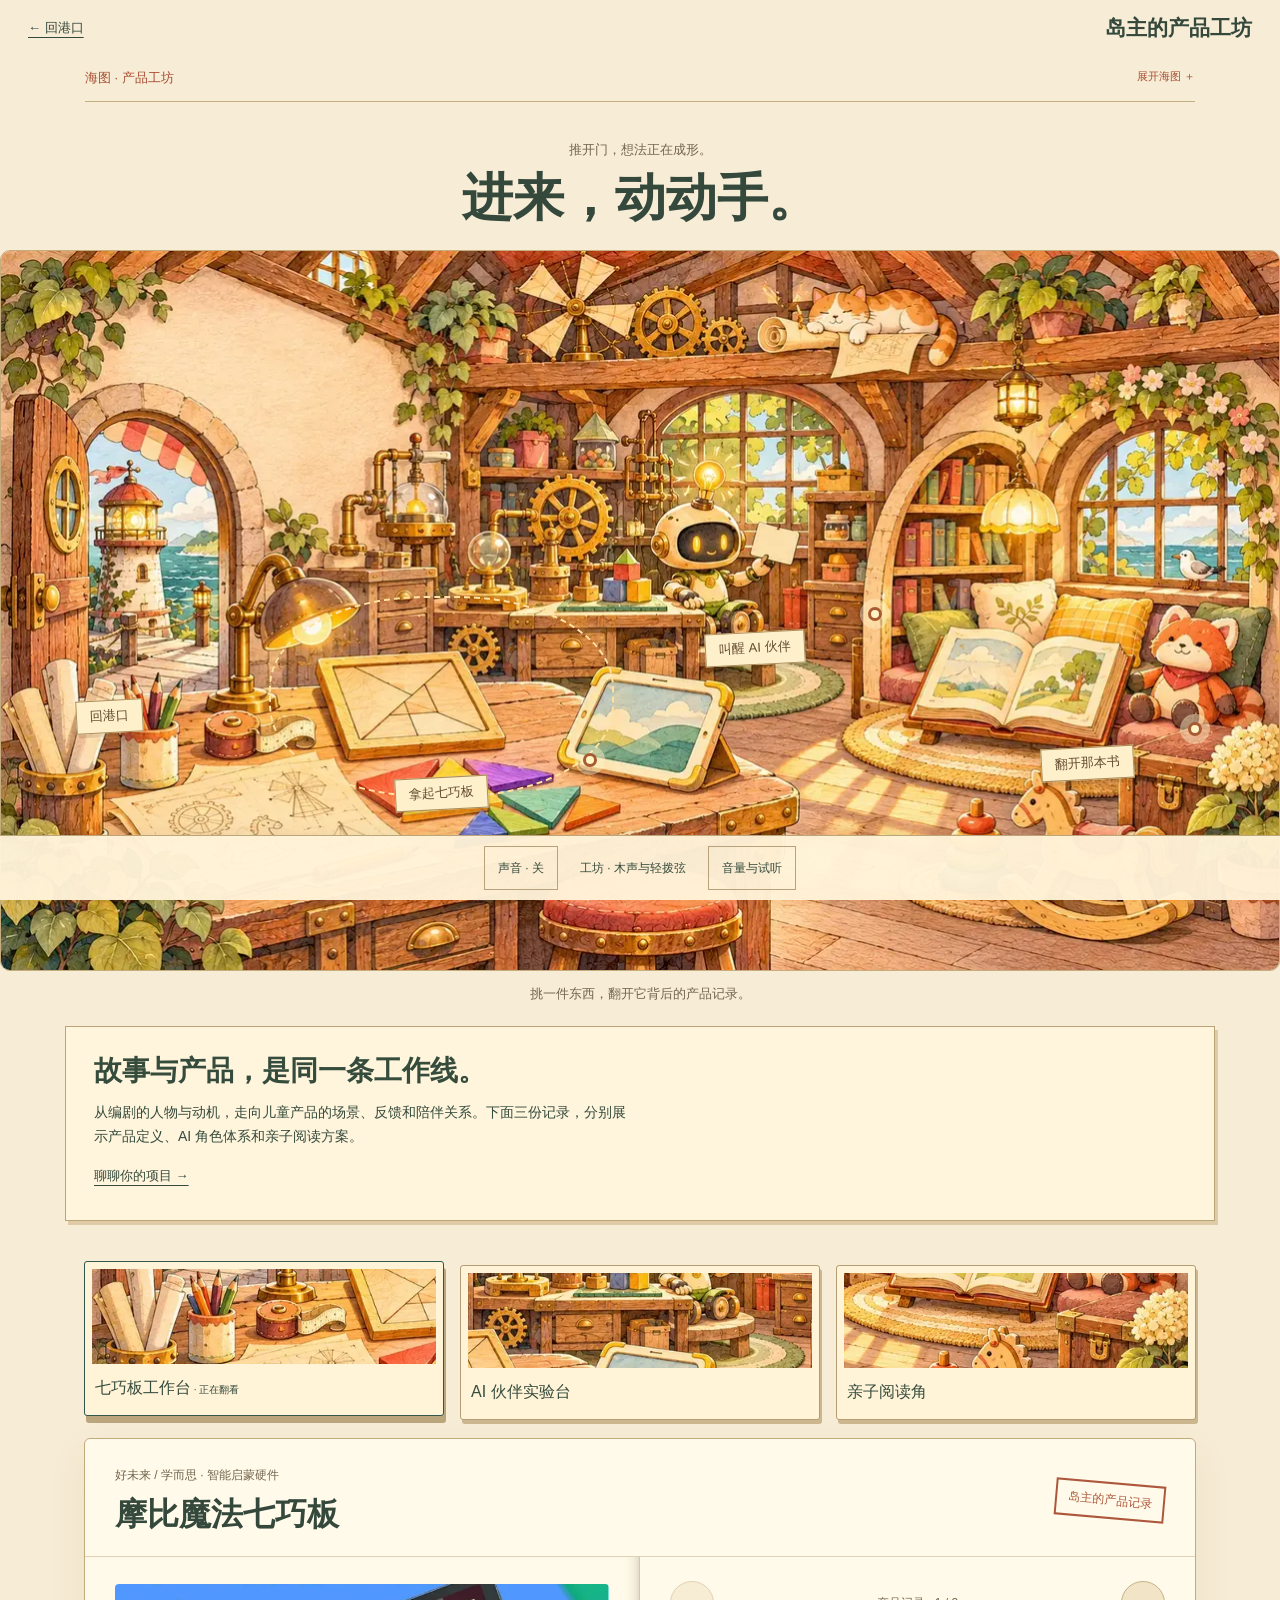
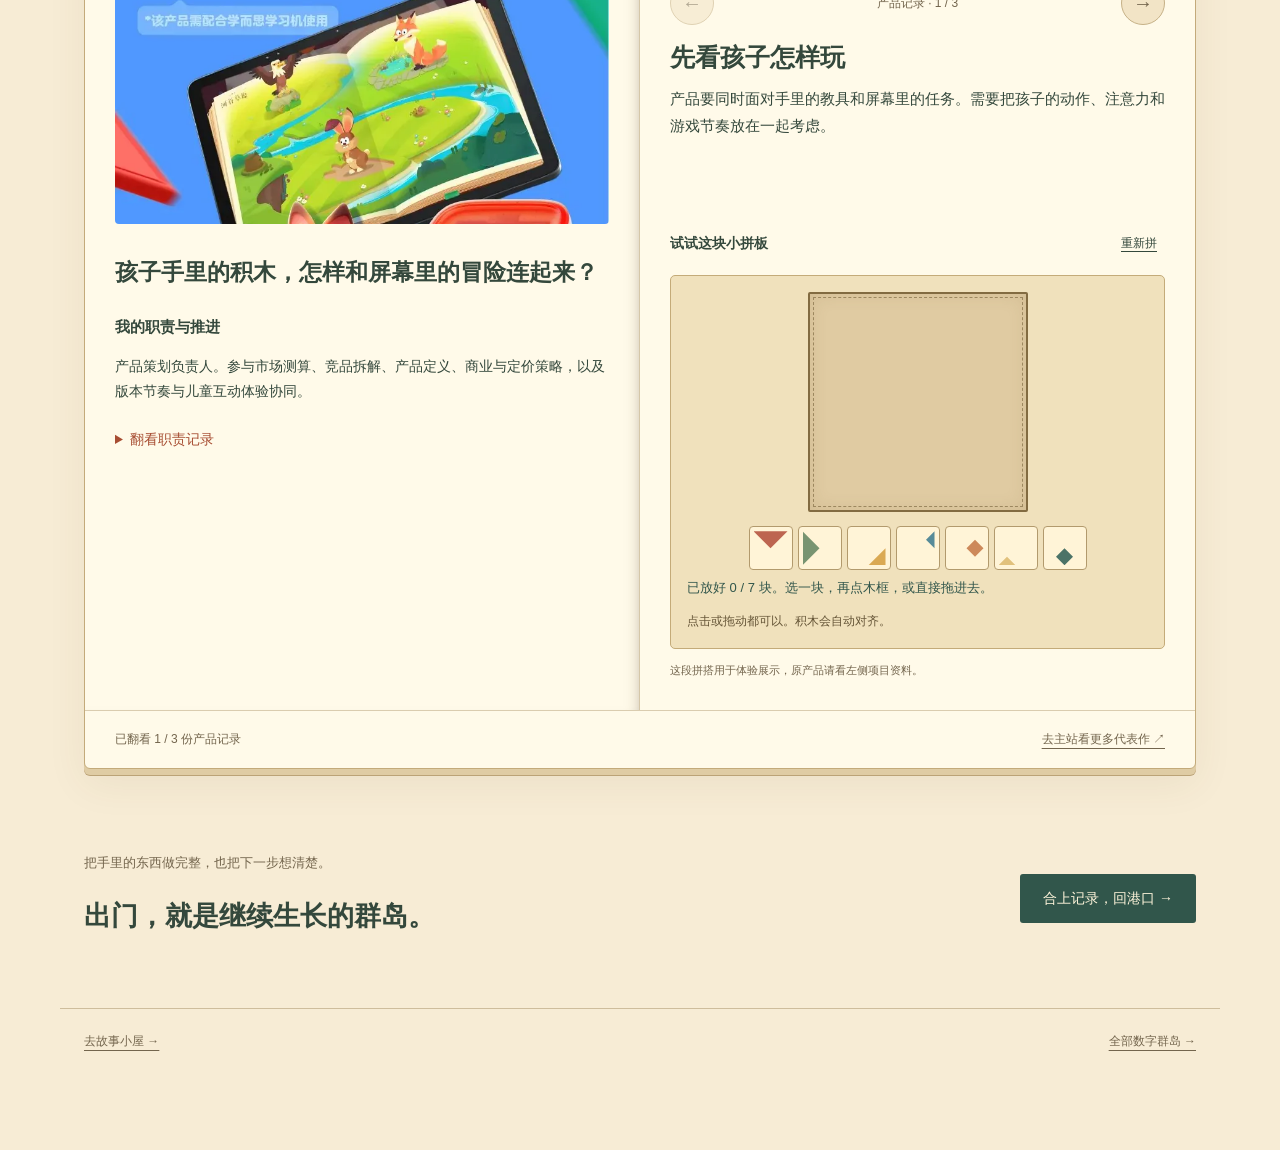
<file: islands/workshop/index.html>
<!doctype html>
<html lang="zh-CN">
<head>
  <meta charset="utf-8">
  <meta name="viewport" content="width=device-width, initial-scale=1">
  <title>岛主的产品工坊 · 进来动动手</title><meta name="description" content="从摩比七巧板到 AI 小思、AI 乐乐，看故事思维怎样进入真实产品。"><link rel="icon" type="image/svg+xml" href="../assets/favicon-boat.svg"><meta property="og:type" content="website"><meta property="og:site_name" content="岛主的数字群岛"><meta property="og:url" content="https://www.daozhuai.cn/islands/workshop/"><meta property="og:title" content="产品工坊 · 岛主的数字群岛"><meta property="og:description" content="从摩比七巧板到 AI 小思、AI 乐乐，看故事思维怎样进入真实产品。"><meta property="og:image" content="https://www.daozhuai.cn/islands/assets/og-islands.jpg"><meta property="og:image:width" content="1200"><meta property="og:image:height" content="630"><meta name="twitter:card" content="summary_large_image"><meta name="twitter:title" content="产品工坊 · 岛主的数字群岛"><meta name="twitter:description" content="从摩比七巧板到 AI 小思、AI 乐乐，看故事思维怎样进入真实产品。"><meta name="twitter:image" content="https://www.daozhuai.cn/islands/assets/og-islands.jpg">
  <link rel="stylesheet" href="workshop.css">
<link rel="stylesheet" href="../journey.css"></head>
<body>
  <a class="skip" href="#bench">跳到工作台</a>
  <header class="masthead">
    <a class="back" href="../island.html?from=workshop">← 回港口</a>
    <span>岛主的产品工坊</span>
    <button id="sound" type="button" aria-pressed="false">声音 · 关</button>
  </header>
  <main>
    <section class="room" aria-labelledby="room-title">
      <div class="room-heading">
        <p>推开门，想法正在成形。</p>
        <h1 id="room-title">进来，动动手。</h1>
      </div>
      <div class="panorama" id="panorama">
        <div class="room-scene">
          <img class="room-art" src="../assets/workshop-art.webp" width="1672" height="941" alt="暖光里的手绘产品工坊，有七巧板工作台、AI 伙伴实验台和亲子阅读角">
          <a class="door object" href="../island.html?from=workshop" aria-label="推门回到港口"><span>回港口</span></a>
          <button class="object station mobi" data-project="mobi" aria-label="拿起七巧板，打开摩比工作台"><i></i><span>拿起七巧板</span></button>
          <button class="object station xiaosi" data-project="xiaosi" aria-label="和 AI 小思打个招呼"><i></i><span>叫醒 AI 伙伴</span></button>
          <button class="object station lele" data-project="lele" aria-label="翻开亲子阅读角的绘本"><i></i><span>翻开那本书</span></button>
        <button class="object workshop-cat" id="workshop-cat" aria-label="轻轻摸摸梁上的猫"></button>
        </div>
      </div>
      <p class="room-caption">挑一件东西，翻开它背后的产品记录。<span>手机上可以左右滑动整间工坊。</span></p>
    </section>
    <section class="capability-note"><h2>故事与产品，是同一条工作线。</h2><p>从编剧的人物与动机，走向儿童产品的场景、反馈和陪伴关系。下面三份记录，分别展示产品定义、AI 角色体系和亲子阅读方案。</p><a href="../contact.html">聊聊你的项目 →</a></section><section class="bench" id="bench" aria-labelledby="case-title">
      <nav class="project-tabs" aria-label="选择产品记录">
        <button data-project="mobi" aria-pressed="true">七巧板工作台</button>
        <button data-project="xiaosi" aria-pressed="false">AI 伙伴实验台</button>
        <button data-project="lele" aria-pressed="false">亲子阅读角</button>
      </nav>
      <div class="notebook">
        <div class="case-heading">
          <div><p id="company">好未来 / 学而思 · 智能启蒙硬件</p><h2 id="case-title" tabindex="-1">摩比魔法七巧板</h2></div>
          <span class="paper-stamp">岛主的产品记录</span>
        </div>
        <div class="spread">
          <div class="left-page">
            <img id="project-image" src="../assets/mobi-hero.webp" width="800" height="600" alt="摩比魔法七巧板产品展示">
            <p id="question" class="question">孩子手里的积木，怎样和屏幕里的冒险连起来？</p>
            <h3>我的职责与推进</h3>
            <p id="responsibility">产品策划负责人。参与市场测算、竞品拆解、产品定义、商业与定价策略，以及版本节奏与儿童互动体验协同。</p>
            <details><summary>翻看职责记录</summary><p id="record">围绕摩比魔法七巧板的启蒙场景，与 UI、产品和研发团队协作，从用户体验视角推进儿童互动游戏落地。</p></details>
          </div>
          <div class="right-page">
            <div class="turner" aria-label="翻看产品思路"><button id="previous" aria-label="上一页产品思路">←</button><span id="page-number" aria-live="polite">场景 / 判断 / 体验</span><button id="next" aria-label="下一页产品思路">→</button></div>
            <div class="case-note" id="case-note" aria-live="polite"></div>
            <div id="experiment"></div>
          </div>
        </div>
        <div class="notebook-footer"><span id="session-progress" role="status">已翻看 1 / 3 份产品记录</span><a href="https://www.daozhuai.cn/#works">去主站看更多代表作 ↗</a></div>
      </div>
    </section>
    <section class="departure">
      <div><p>把手里的东西做完整，也把下一步想清楚。</p><h2>出门，就是继续生长的群岛。</h2></div>
      <a class="solid" href="../island.html?from=workshop">合上记录，回港口 →</a>
    </section>
  </main>
  <footer><a href="../stories/index.html">去故事小屋 →</a><a href="../atlas.html">全部数字群岛 →</a></footer>
  <div id="toast" class="toast" role="status"></div>
  <script src="../journey.js"></script><script src="workshop.js"></script>
</body>
</html>
</file>
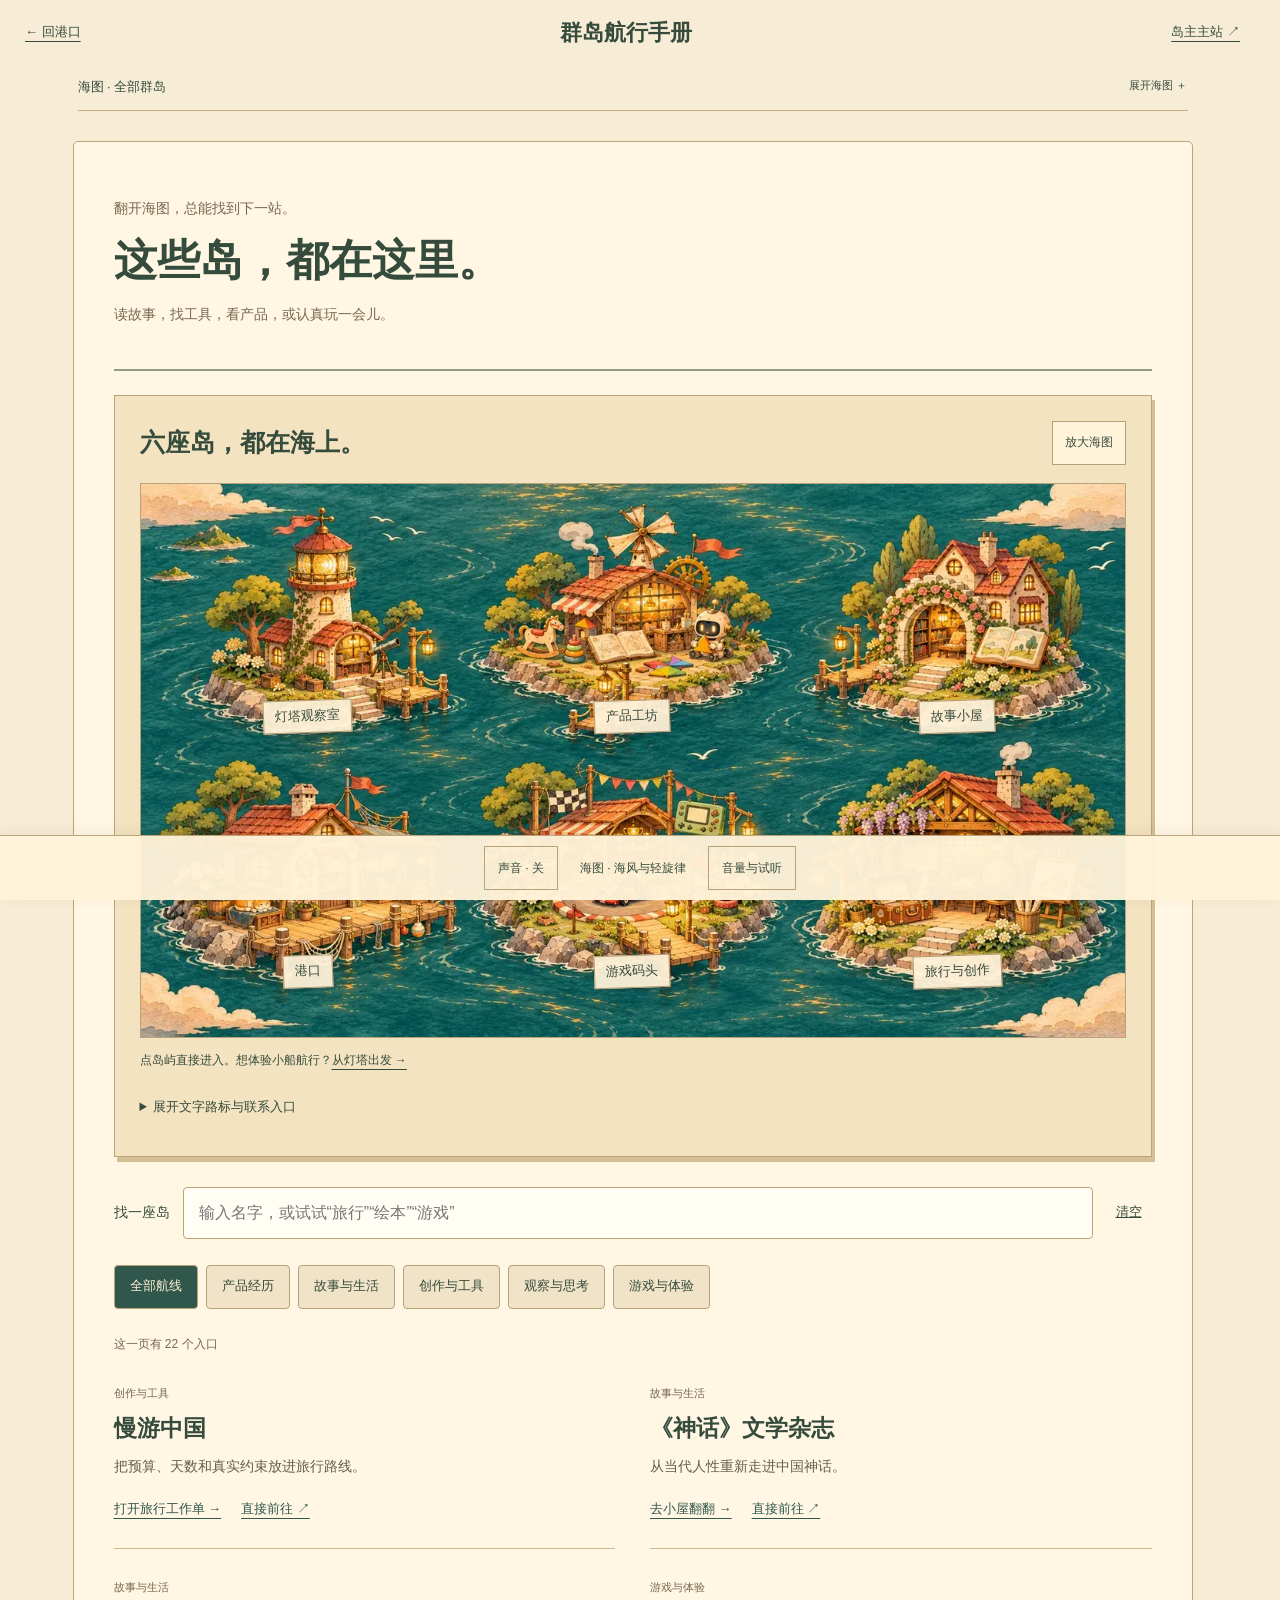
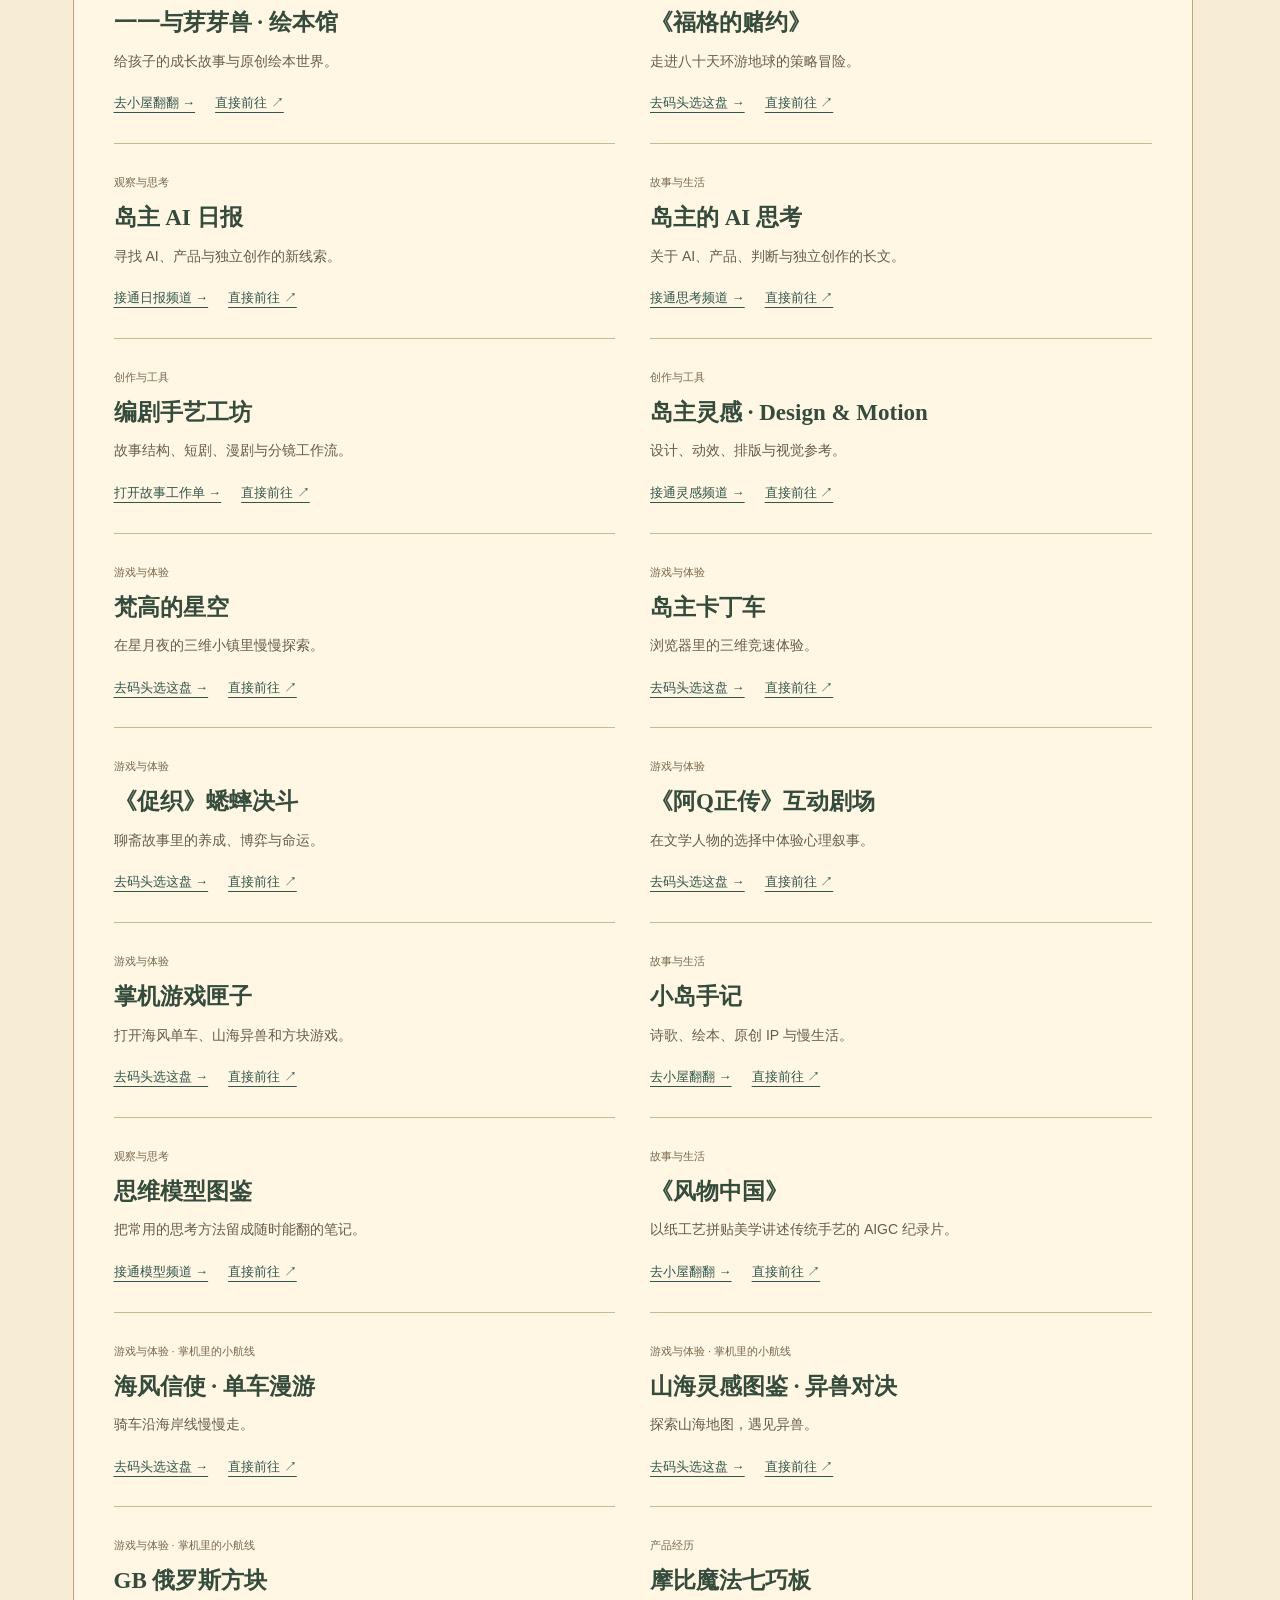
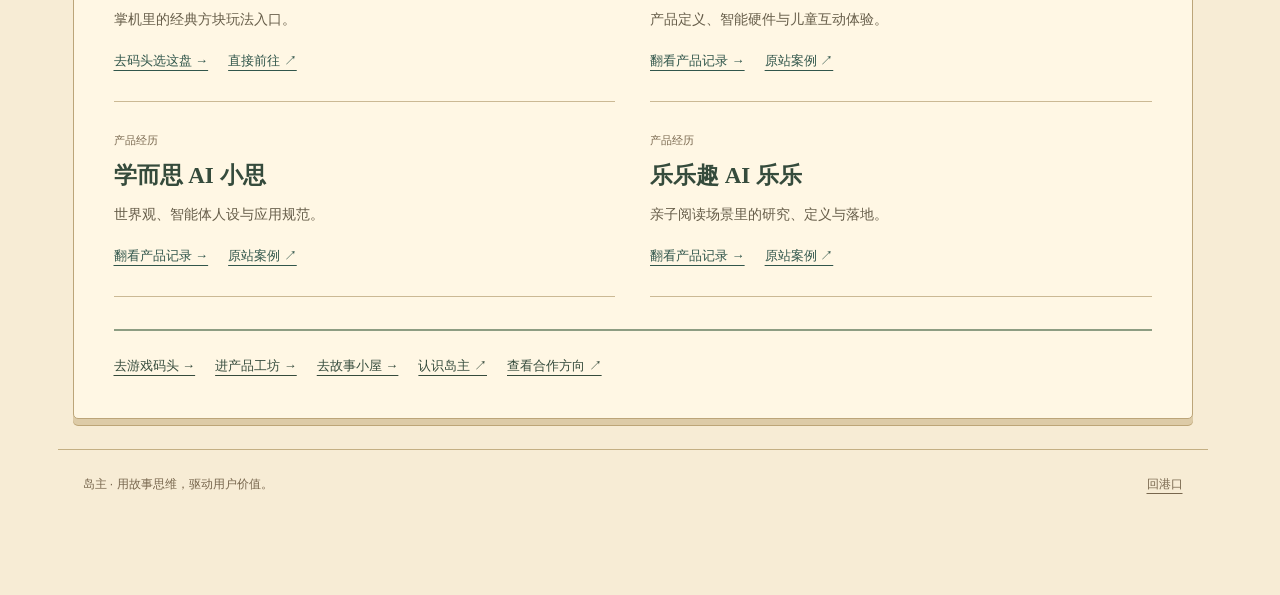
<file: islands/atlas.html>
<!doctype html>
<html lang="zh-CN">
<head>
<meta charset="utf-8">
<meta name="viewport" content="width=device-width,initial-scale=1">
<title>数字群岛 · 航行手册</title><meta name="description" content="六座数字小岛总览与作品索引，快速抵达产品工坊、故事小屋、游戏码头与创作事务所。"><link rel="icon" type="image/svg+xml" href="assets/favicon-boat.svg"><meta property="og:type" content="website"><meta property="og:site_name" content="岛主的数字群岛"><meta property="og:url" content="https://www.daozhuai.cn/islands/atlas.html"><meta property="og:title" content="群岛航行手册 · 岛主的数字群岛"><meta property="og:description" content="六座数字小岛总览与作品索引，快速抵达产品工坊、故事小屋、游戏码头与创作事务所。"><meta property="og:image" content="https://www.daozhuai.cn/islands/assets/og-islands.jpg"><meta property="og:image:width" content="1200"><meta property="og:image:height" content="630"><meta name="twitter:card" content="summary_large_image"><meta name="twitter:title" content="群岛航行手册 · 岛主的数字群岛"><meta name="twitter:description" content="六座数字小岛总览与作品索引，快速抵达产品工坊、故事小屋、游戏码头与创作事务所。"><meta name="twitter:image" content="https://www.daozhuai.cn/islands/assets/og-islands.jpg">
<link rel="stylesheet" href="stories/stories.css">
<link rel="stylesheet" href="journey.css"></head>
<body class="atlas-page">
<header class="topbar"><a href="island.html">← 回港口</a><strong>群岛航行手册</strong><a href="https://www.daozhuai.cn/">岛主主站 ↗</a></header>
<main class="ledger">
<div class="ledger-title"><p>翻开海图，总能找到下一站。</p><h1>这些岛，都在这里。</h1><p>读故事，找工具，看产品，或认真玩一会儿。</p></div>
<section class="map-fold"><div class="overview-heading"><h2>六座岛，都在海上。</h2><button id="overview-zoom" type="button" aria-pressed="false">放大海图</button></div><div class="overview-scroll"><div class="overview-world"><img class="map-art" src="assets/archipelago-map.webp" width="1672" height="941" alt="六岛总览：上排灯塔、工坊、故事，下排港口、游戏、事务所"><a class="map-port port-observatory" href="observatory/index.html" aria-label="进入灯塔观察室"><span>灯塔观察室</span></a><a class="map-port port-workshop" href="workshop/index.html" aria-label="进入产品工坊"><span>产品工坊</span></a><a class="map-port port-stories" href="stories/index.html" aria-label="进入故事小屋"><span>故事小屋</span></a><a class="map-port port-harbor" href="island.html" aria-label="进入港口"><span>港口</span></a><a class="map-port port-play" href="play/index.html" aria-label="进入游戏码头"><span>游戏码头</span></a><a class="map-port port-atelier" href="atelier/index.html" aria-label="进入旅行与创作"><span>旅行与创作</span></a></div></div><p class="map-caption">点岛屿直接进入。想体验小船航行？<a href="voyage/index.html">从灯塔出发 →</a></p><details class="map-list"><summary>展开文字路标与联系入口</summary><div class="map-routes"><a class="map-route" href="workshop/index.html"><img src="assets/workshop-art.webp" alt="" loading="lazy" width="400" height="225"><strong>产品工坊</strong><small>研究、定义与体验 →</small></a><a class="map-route" href="stories/index.html"><img src="assets/stories-art.webp" alt="" loading="lazy" width="400" height="225"><strong>故事小屋</strong><small>文学、绘本与手记 →</small></a><a class="map-route" href="observatory/index.html"><img src="assets/observatory-art.webp" alt="" loading="lazy" width="400" height="225"><strong>灯塔观察室</strong><small>日报、灵感与方法 →</small></a><a class="map-route" href="play/index.html"><img src="assets/play-art.webp" alt="" loading="lazy" width="400" height="225"><strong>游戏码头</strong><small>九个入口，认真玩 →</small></a><a class="map-route" href="atelier/index.html"><img src="assets/atelier-art.webp" alt="" loading="lazy" width="400" height="225"><strong>旅行与创作</strong><small>路线与故事工作单 →</small></a><a class="map-route" href="contact.html"><img src="assets/harbor-art.webp" alt="" loading="lazy" width="400" height="225"><strong>港口来信</strong><small>认识岛主，聊聊合作 →</small></a></div></details></section><form class="search" role="search"><label for="search">找一座岛</label><input id="search" type="search" placeholder="输入名字，或试试“旅行”“绘本”“游戏”" autocomplete="off"><button type="reset">清空</button></form>
<nav class="categories" aria-label="按用途筛选"><button data-group="all" aria-pressed="true">全部航线</button><button data-group="products" aria-pressed="false">产品经历</button><button data-group="stories" aria-pressed="false">故事与生活</button><button data-group="tools" aria-pressed="false">创作与工具</button><button data-group="observe" aria-pressed="false">观察与思考</button><button data-group="play" aria-pressed="false">游戏与体验</button></nav>
<p id="results-count" class="catalog-status" role="status"></p>
<div id="catalog" class="catalog"></div>
<p id="no-results" hidden>这条航线还没找到。换个词试试，或清空搜索看看全部群岛。</p>
<div class="ledger-bottom"><a href="play/index.html">去游戏码头 →</a><a href="workshop/index.html">进产品工坊 →</a><a href="stories/index.html">去故事小屋 →</a><a href="https://www.daozhuai.cn/#about">认识岛主 ↗</a><a href="https://www.daozhuai.cn/#services">查看合作方向 ↗</a></div>
</main>
<footer class="bottom"><span>岛主 · 用故事思维，驱动用户价值。</span><a href="island.html">回港口</a></footer>
<script src="journey.js"></script><script src="catalog.js"></script><script src="atlas.js"></script>
</body></html>
</file>
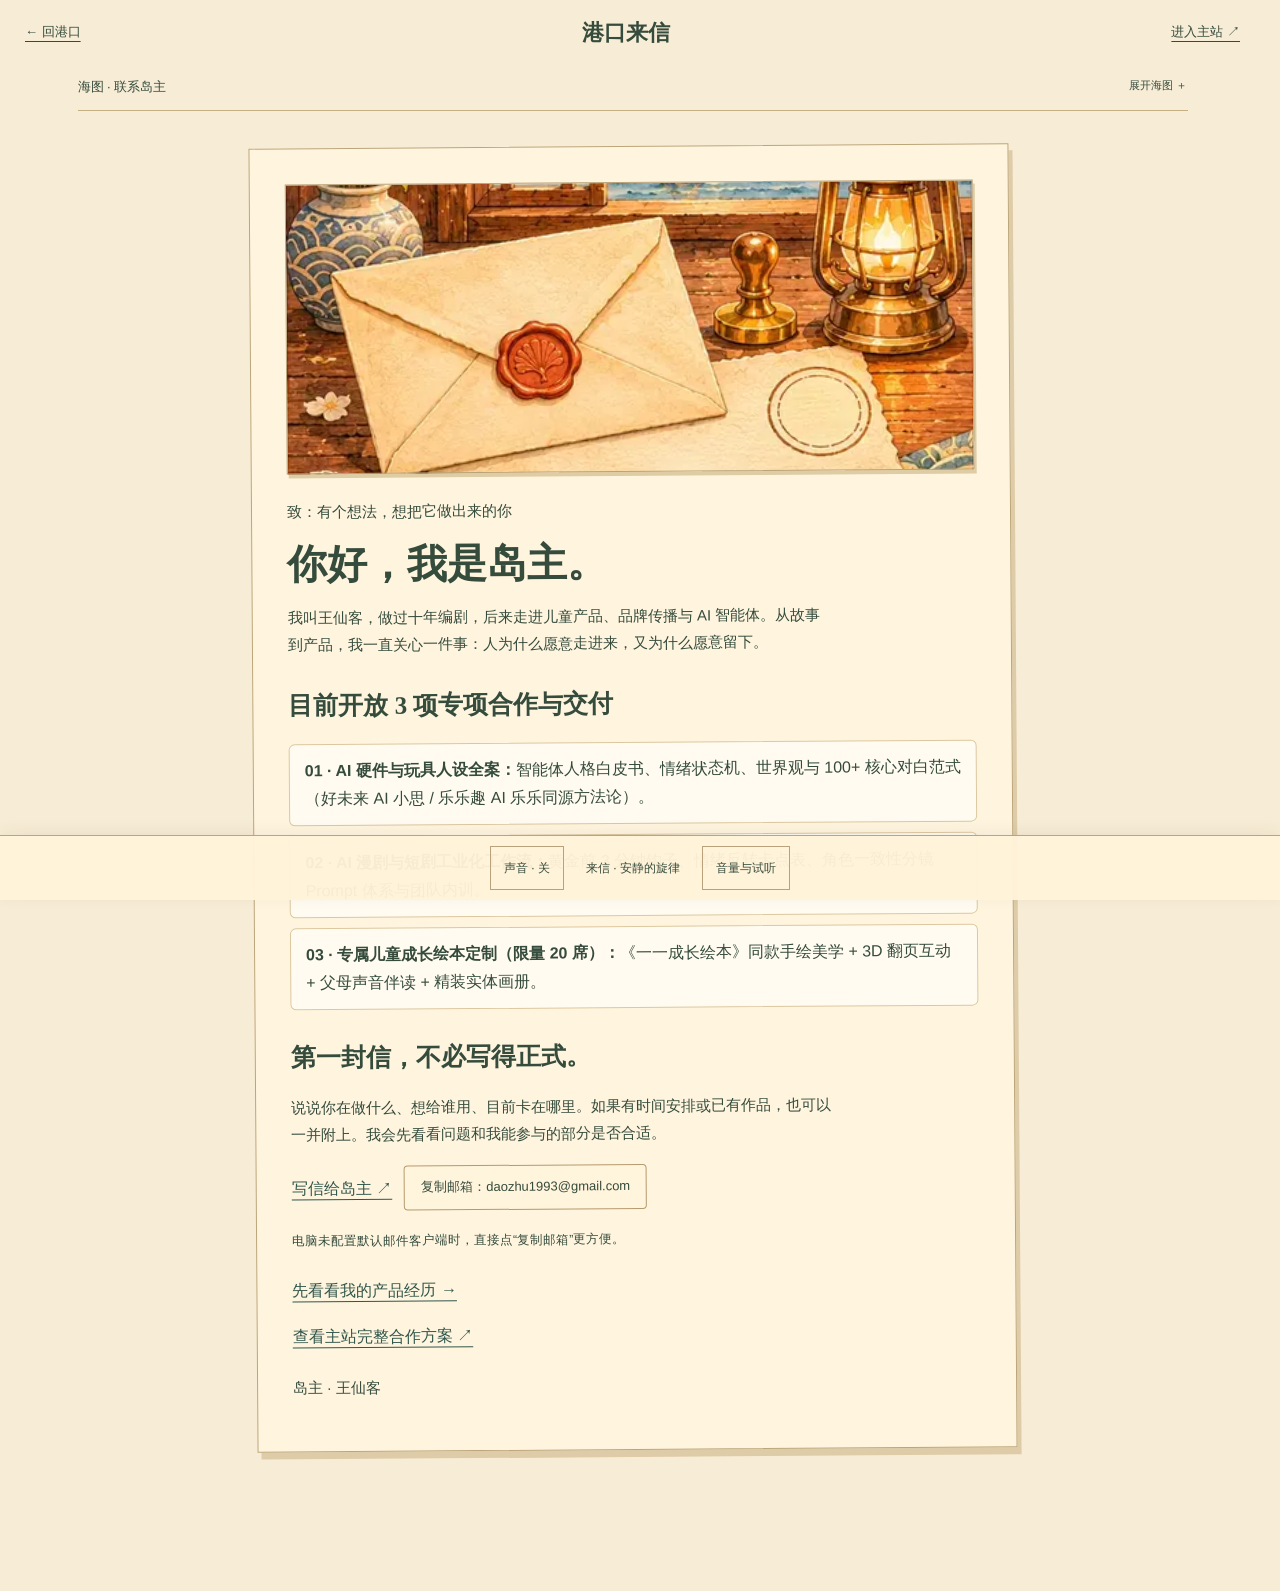
<file: islands/contact.html>
<!doctype html><html lang="zh-CN"><head><meta charset="utf-8"><meta name="viewport" content="width=device-width,initial-scale=1"><title>给岛主写一封信</title><meta name="description" content="商业合作、AI 产品咨询与内容共创邀请信。"><link rel="icon" type="image/svg+xml" href="assets/favicon-boat.svg"><meta property="og:type" content="website"><meta property="og:site_name" content="岛主的数字群岛"><meta property="og:url" content="https://www.daozhuai.cn/islands/contact.html"><meta property="og:title" content="港口来信 · 联系岛主"><meta property="og:description" content="商业合作、AI 产品咨询与内容共创邀请信。"><meta property="og:image" content="https://www.daozhuai.cn/islands/assets/og-islands.jpg"><meta property="og:image:width" content="1200"><meta property="og:image:height" content="630"><meta name="twitter:card" content="summary_large_image"><meta name="twitter:title" content="港口来信 · 联系岛主"><meta name="twitter:description" content="商业合作、AI 产品咨询与内容共创邀请信。"><meta name="twitter:image" content="https://www.daozhuai.cn/islands/assets/og-islands.jpg"><link rel="stylesheet" href="stories/stories.css"><link rel="stylesheet" href="journey.css"><style>.topic-item{padding:12px 15px;border:1px solid #dcc8a0;border-radius:6px;background:#fffbf0;margin:10px 0}.topic-item.active{border-color:#2d5249;background:#f3f7ef;box-shadow:0 0 0 2px #2d524926}.contact-actions{display:flex;gap:12px;flex-wrap:wrap;align-items:center;margin:18px 0 8px}.copy-mail-btn{min-height:44px;padding:10px 16px;border:1px solid #b59a6e;background:#fff4dc;color:#354b3c;border-radius:4px;font-size:13px;cursor:pointer}.copy-mail-btn:hover{background:#f2e2be}#copy-mail-status{font-size:12px;color:#2d5249;margin:6px 0 16px}</style></head><body><header class="topbar"><a href="island.html">← 回港口</a><strong>港口来信</strong><a href="https://www.daozhuai.cn/">进入主站 ↗</a></header><main class="harbor-letter"><div class="letter-art" role="img" aria-label="海边桌上的信封、羽毛与提灯"></div><p>致：有个想法，想把它做出来的你</p><h1>你好，我是岛主。</h1><p>我叫王仙客，做过十年编剧，后来走进儿童产品、品牌传播与 AI 智能体。从故事到产品，我一直关心一件事：人为什么愿意走进来，又为什么愿意留下。</p><h2>目前开放 3 项专项合作与交付</h2><div class="topic-item" data-topic="hardware"><strong>01 · AI 硬件与玩具人设全案：</strong>智能体人格白皮书、情绪状态机、世界观与 100+ 核心对白范式（好未来 AI 小思 / 乐乐趣 AI 乐乐同源方法论）。</div><div class="topic-item" data-topic="storycraft"><strong>02 · AI 漫剧与短剧工业化工作流：</strong>黄金前 3 分钟钩子、情绪反转卡点表、角色一致性分镜 Prompt 体系与团队内训。</div><div class="topic-item" data-topic="storybook"><strong>03 · 专属儿童成长绘本定制（限量 20 席）：</strong>《一一成长绘本》同款手绘美学 + 3D 翻页互动 + 父母声音伴读 + 精装实体画册。</div><h2>第一封信，不必写得正式。</h2><p>说说你在做什么、想给谁用、目前卡在哪里。如果有时间安排或已有作品，也可以一并附上。我会先看看问题和我能参与的部分是否合适。</p><div class="contact-actions"><a id="mail-link" href="mailto:daozhu1993@gmail.com?subject=从数字群岛来的一封信">写信给岛主 ↗</a><button type="button" id="copy-mail" class="copy-mail-btn">复制邮箱：daozhu1993@gmail.com</button></div><p id="copy-mail-status" role="status" hidden></p><p><small>电脑未配置默认邮件客户端时，直接点“复制邮箱”更方便。</small></p><a href="workshop/index.html">先看看我的产品经历 →</a><br><a href="https://www.daozhuai.cn/#services">查看主站完整合作方案 ↗</a><p>岛主 · 王仙客</p></main><script src="journey.js"></script><script>(function(){const subjects={hardware:'从数字群岛来信 · AI硬件与玩具人设合作',storycraft:'从数字群岛来信 · AI漫剧与短剧工作流合作',storybook:'从数字群岛来信 · 专属儿童成长绘本定制预约'};const t=new URLSearchParams(location.search).get('topic');if(t&&subjects[t]){const link=document.getElementById('mail-link');if(link)link.href='mailto:daozhu1993@gmail.com?subject='+encodeURIComponent(subjects[t]);const card=document.querySelector('[data-topic="'+t+'"]');if(card)card.classList.add('active');}const btn=document.getElementById('copy-mail'),st=document.getElementById('copy-mail-status');if(btn)btn.addEventListener('click',async()=>{try{await navigator.clipboard.writeText('daozhu1993@gmail.com');st.textContent='已复制合作邮箱 daozhu1993@gmail.com，欢迎随时来信！';}catch{st.textContent='合作邮箱：daozhu1993@gmail.com';}st.hidden=false;});})();</script></body></html>
</file>
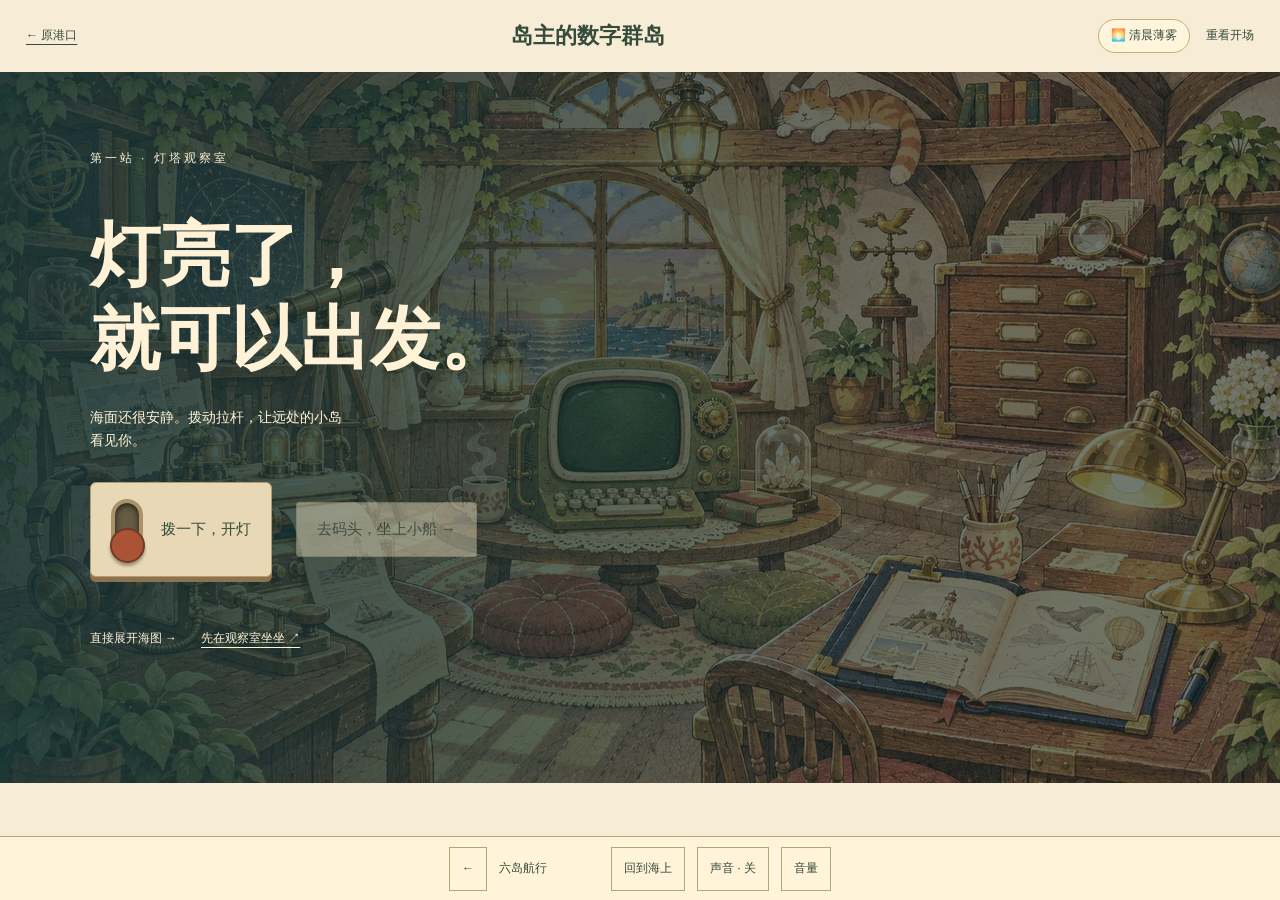
<file: islands/experience.html>
<!doctype html><html lang="zh-CN"><head><meta charset="utf-8"><meta name="viewport" content="width=device-width,initial-scale=1"><title>岛主的数字群岛 · 连续体验</title><meta name="description" content="点亮灯塔，打开海图，坐着小船逛遍六座数字小岛：产品案例、故事小屋、独立游戏与创作工具，还能在海面遇见同时在线的旅人。"><link rel="icon" type="image/svg+xml" href="assets/favicon-boat.svg"><meta property="og:type" content="website"><meta property="og:site_name" content="岛主的数字群岛"><meta property="og:url" content="https://www.daozhuai.cn/islands/"><meta property="og:title" content="我的个人网站，要坐船逛 · 岛主的数字群岛"><meta property="og:description" content="点亮灯塔，打开海图，坐着小船逛遍六座数字小岛：产品案例、故事小屋、独立游戏与创作工具，还能在海面遇见同时在线的旅人。"><meta property="og:image" content="https://www.daozhuai.cn/islands/assets/og-islands.jpg"><meta property="og:image:width" content="1200"><meta property="og:image:height" content="630"><meta name="twitter:card" content="summary_large_image"><meta name="twitter:title" content="我的个人网站，要坐船逛 · 岛主的数字群岛"><meta name="twitter:description" content="点亮灯塔，打开海图，坐着小船逛遍六座数字小岛：产品案例、故事小屋、独立游戏与创作工具，还能在海面遇见同时在线的旅人。"><meta name="twitter:image" content="https://www.daozhuai.cn/islands/assets/og-islands.jpg"><link rel="stylesheet" href="experience.css"></head><body><a class="experience-skip" href="#stage">跳到岛屿内容</a><div id="stage"><iframe id="island-frame" title="数字群岛当前页面" allow="autoplay"></iframe><div id="passage" class="passage" hidden role="status"><span></span><p id="passage-label">沿着海风，去下一站。</p></div></div><footer class="player-bar"><button id="shell-back" aria-label="返回上一站">←</button><span id="shell-location">数字群岛</span><button id="shell-map">回到海上</button><button id="sound-toggle" aria-pressed="false">声音 · 关</button><button id="open-player-settings">音量</button></footer><dialog id="player-settings" aria-labelledby="settings-title"><div class="settings-heading"><h2 id="settings-title">海岛声音</h2><button id="close-player-settings" aria-label="关闭音量设置">×</button></div><label for="volume-music">背景音乐 <output id="value-music">30%</output></label><input id="volume-music" type="range" min="0" max="100" value="30"><label for="volume-ambience">环境与动作 <output id="value-ambience">38%</output></label><input id="volume-ambience" type="range" min="0" max="100" value="38"><p id="sound-status" role="status">默认静音，主动开启后在群岛间连续播放。</p></dialog><div id="file-notice" hidden><h1>打开本地网页入口</h1><p>连续声音版需要通过本地预览服务或网站访问。直接双击文件时，仍可使用原来的逐页体验。</p><a href="island.html">进入原港口 →</a><a href="voyage/index.html">进入乘船页 →</a></div><script src="voyage/voyage-audio.js"></script><script src="experience.js?v=20261125"></script></body></html>
</file>
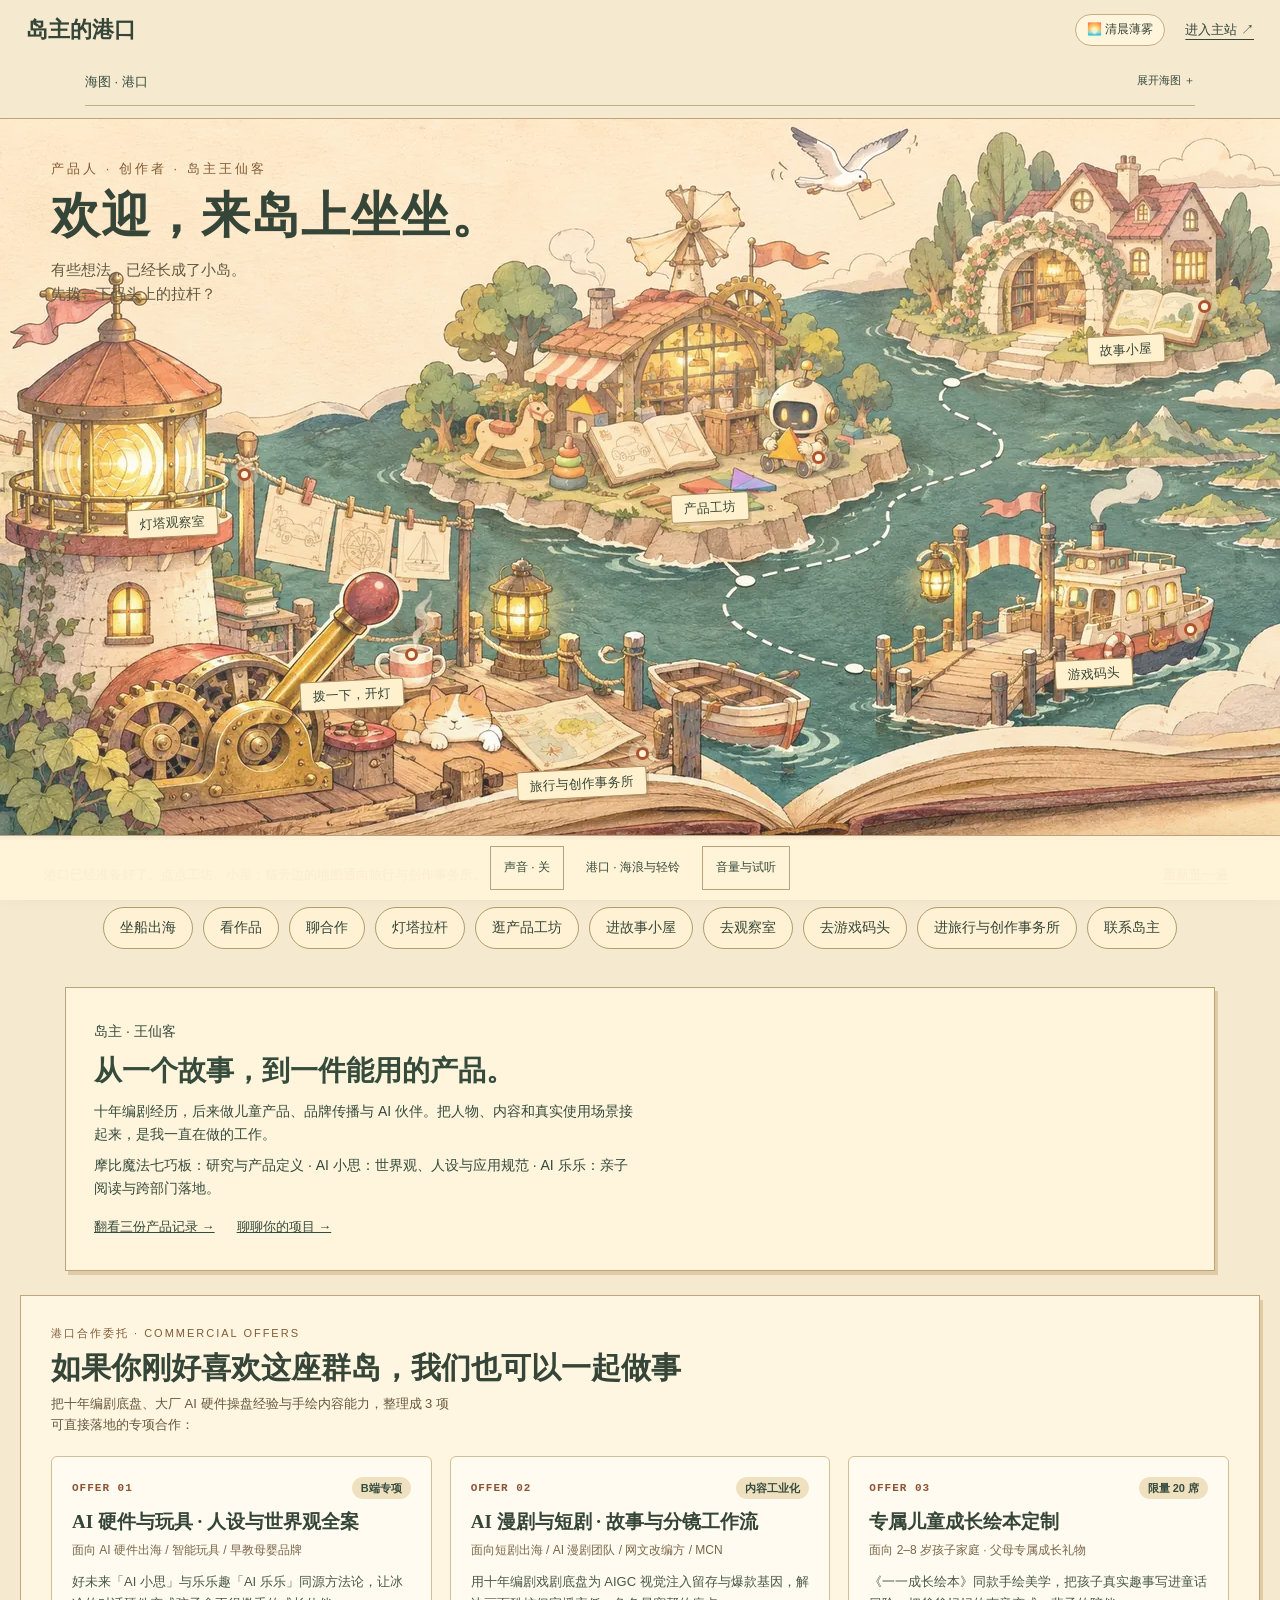
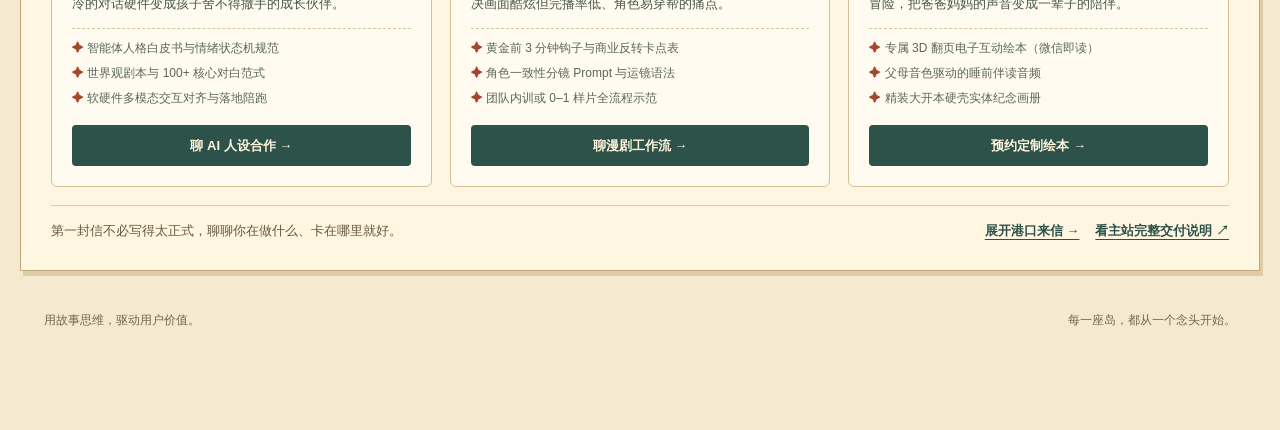
<file: islands/island.html>
<!doctype html>
<html lang="zh-CN">
<head>
<meta charset="utf-8">
<meta name="viewport" content="width=device-width, initial-scale=1">
<title>岛主的港口 · 开始一场小小探索</title><meta name="description" content="回到最初的港口，认识岛主的十年编剧与产品经历，展开一封合作邀请信。"><link rel="icon" type="image/svg+xml" href="assets/favicon-boat.svg"><meta property="og:type" content="website"><meta property="og:site_name" content="岛主的数字群岛"><meta property="og:url" content="https://www.daozhuai.cn/islands/island.html"><meta property="og:title" content="岛主的港口 · 数字群岛"><meta property="og:description" content="回到最初的港口，认识岛主的十年编剧与产品经历，展开一封合作邀请信。"><meta property="og:image" content="https://www.daozhuai.cn/islands/assets/og-islands.jpg"><meta property="og:image:width" content="1200"><meta property="og:image:height" content="630"><meta name="twitter:card" content="summary_large_image"><meta name="twitter:title" content="岛主的港口 · 数字群岛"><meta name="twitter:description" content="回到最初的港口，认识岛主的十年编剧与产品经历，展开一封合作邀请信。"><meta name="twitter:image" content="https://www.daozhuai.cn/islands/assets/og-islands.jpg">
<style>
:root{--ink:#354538;--paper:#fff3d9;--red:#a3482e;--line:#a9956c;--green:#2d5249}*{box-sizing:border-box}body{margin:0;background:#f5e9d0;color:var(--ink);font:16px/1.65 -apple-system,BlinkMacSystemFont,'PingFang SC',sans-serif}button,a{-webkit-tap-highlight-color:transparent}button{font:inherit;cursor:pointer}a{color:inherit}button:focus-visible,a:focus-visible{outline:3px solid #ac431e;outline-offset:4px}header{max-width:1600px;margin:auto;padding:14px 26px;display:flex;justify-content:space-between;align-items:center;gap:12px}header strong{font:700 22px 'Songti SC',serif}.links{display:flex;align-items:center;gap:20px}header a{font-size:13px;text-underline-offset:5px}header button{border:0;background:transparent;padding:8px;color:var(--ink);font-size:13px}.viewport{max-width:1672px;margin:auto;overflow-x:auto;overscroll-behavior-x:contain;border-top:1px solid #bba475;border-bottom:1px solid #bba475}.scene{position:relative;isolation:isolate;aspect-ratio:1672/941;min-width:800px}.art{display:block;width:100%;height:100%;position:absolute;inset:0;z-index:-2}.title{position:absolute;left:4%;top:5%;width:39%;pointer-events:none}.title small{font-size:clamp(11px,1vw,16px);letter-spacing:3px;color:#825b36}.title h1{font:700 clamp(32px,3.8vw,63px)/1.1 'Songti SC',STSong,serif;letter-spacing:1px;margin:9px 0 14px}.title p{font-size:clamp(12px,1.15vw,18px);margin:0;color:#615841}.hotspot{position:absolute;border:0;background:transparent;color:var(--ink);min-width:44px;min-height:44px;border-radius:50%;display:grid;place-items:center;touch-action:manipulation}.hotspot:before{content:'';position:absolute;inset:12%;border:1px dashed #fff6d5;border-radius:50%;opacity:0;transition:opacity .2s,transform .2s}.hotspot:hover:before,.hotspot:focus-visible:before{opacity:1;transform:scale(1.08)}.hotspot .label{position:absolute;top:100%;white-space:nowrap;background:#fff1cd;box-shadow:2px 3px 0 #4f3a272b;border:1px solid #ad9262;padding:3px 12px;border-radius:3px;font-size:clamp(11px,1vw,15px);transform:rotate(-3deg);transition:transform .2s}.hotspot:hover .label{transform:rotate(0deg) translateY(-3px)}.lamp{left:22%;top:61%;width:11%;height:17%}.workshop{left:46%;top:27%;width:19%;height:25%}.books{left:81%;top:11%;width:14%;height:19%}.observatory{left:7%;top:31%;width:13%;height:23%}.boat{left:77%;top:55%;width:17%;height:20%}.cat{left:31%;top:77%;width:10%;height:12%}.gull{left:63%;top:1%;width:8%;height:13%}.pulse{width:13px;height:13px;border-radius:50%;background:#fff6d5;border:3px solid #ad522e;box-shadow:0 0 0 7px #fff0c861;position:absolute;right:3%;bottom:16%;animation:ping 2.8s ease-in-out infinite}.beam{position:absolute;left:10.5%;top:46.7%;width:74%;height:28%;clip-path:polygon(0 32%,100% 0,100% 100%);background:linear-gradient(90deg,#fff2b596,#fff9d500);transform-origin:0 32%;opacity:0;pointer-events:none;mix-blend-mode:screen}.lit .beam{opacity:1;animation:sweep 7s ease-in-out infinite}.routes{position:absolute;inset:0;width:100%;height:100%;pointer-events:none}.route{fill:none;stroke:#ffda77;stroke-width:6;stroke-linecap:round;stroke-dasharray:1800;stroke-dashoffset:1800;filter:drop-shadow(0 0 7px #ffe8a3);transition:stroke-dashoffset 1.6s ease}.lit .route{stroke-dashoffset:0}.spark{position:absolute;left:9%;top:44%;width:7%;height:8%;background:#fff0b5;border-radius:50%;filter:blur(15px);opacity:0;pointer-events:none}.lit .spark{opacity:.7}.hint{display:flex;max-width:1240px;margin:16px auto 0;padding:0 24px;justify-content:space-between;align-items:center;gap:16px;color:#66583d;font-size:13px}.hint p{margin:0}.hint button{border:0;background:transparent;color:inherit;text-decoration:underline;text-underline-offset:4px;padding:8px}.shortcuts{display:flex;justify-content:center;gap:10px;flex-wrap:wrap;padding:14px 20px 24px}.shortcuts button,.shortcuts a{text-decoration:none;border:1px solid #b59b6d;color:var(--ink);background:#fff2d4;padding:8px 16px;border-radius:22px;font-size:14px}.shortcuts button:hover,.shortcuts a:hover{background:#e8d8b7}footer{max-width:1240px;margin:auto;padding:12px 24px 24px;font-size:12px;color:#77664c;display:flex;justify-content:space-between;gap:20px}.toast{position:fixed;bottom:25px;left:50%;transform:translate(-50%,15px);max-width:calc(100% - 30px);width:max-content;background:#284b41;color:#fff4db;border:1px solid #f4d296;padding:12px 22px;border-radius:8px;opacity:0;pointer-events:none;transition:opacity .2s,transform .2s;z-index:5}.toast.show{opacity:1;transform:translate(-50%,0)}dialog{width:min(870px,calc(100% - 28px));max-height:88dvh;border:1px solid #997b4b;border-radius:9px;padding:0;background:#fff5df;color:var(--ink);box-shadow:0 24px 100px #10251a70}dialog::backdrop{background:#183c39a8;backdrop-filter:blur(5px)}.dialog-head{padding:18px 24px;display:flex;justify-content:space-between;align-items:center;border-bottom:1px solid #c5b28a;gap:20px}.dialog-head span{font-size:13px;color:#776040}.close{width:44px;height:44px;border:1px solid #ad9367;border-radius:50%;background:#f7e8c8;color:var(--ink);font-size:22px}.dialog-body{padding:24px}.dialog-body h2{font:700 32px/1.3 'Songti SC',serif;margin:0 0 16px}.dialog-body>p{color:#655f4d}.project{display:grid;grid-template-columns:1fr 1.1fr;gap:23px}.project img{width:100%;height:240px;object-fit:cover;border-radius:4px}.project h3{font-size:23px;margin:0 0 10px}.project p{font-size:14px;margin:0 0 15px}.tabs{display:flex;gap:8px;flex-wrap:wrap;margin-bottom:22px}.tabs button{padding:8px 13px;background:transparent;border:1px solid #bfa77a;border-radius:4px;color:var(--ink);min-height:44px}.tabs button[aria-pressed=true]{background:var(--green);color:#fff4dc}.paper-link{display:inline-block;background:var(--green);color:#fff4dc;padding:11px 19px;border-radius:3px;text-decoration:none;font-size:14px}.note{font-size:12px!important;color:#77664c;margin-top:18px!important}.mini{display:flex;gap:8px;margin:14px 0;flex-wrap:wrap}.mini button{border:1px solid #b5a078;border-radius:4px;background:#f0e1c0;padding:8px 12px;font-size:13px;color:var(--ink)}.mini button[aria-pressed=true]{background:#e0b96f;border-color:#967444}.book-preview{display:grid;grid-template-columns:1fr 1fr;gap:23px}.book-preview img{width:100%;border-radius:6px}.arrival{background:#ecdfc1;padding:22px;border:1px dashed #a28c63;transform:rotate(-1deg);margin-bottom:22px}.arrival strong{font:700 29px 'Songti SC',serif;display:block}.arrival p{margin-bottom:0}.image-failed{padding:45px;background:#f0e1c0;text-align:center}.mobile-note{display:none}@keyframes ping{50%{box-shadow:0 0 0 11px #fff0c800}}@keyframes sweep{50%{transform:rotate(-12deg)}}@media(max-width:700px){header{padding:12px 16px}.links{gap:8px}header strong{font-size:19px}header a,header button{font-size:12px}.scene{min-width:860px}.title{left:3%;top:4%}.title h1{font-size:36px}.title p{font-size:13px}.title small{font-size:11px}.hotspot .label{font-size:12px}.hint{display:block;padding:0 16px;font-size:12px}.hint>button{display:none}.mobile-note{display:block!important;margin-top:5px!important}.shortcuts{gap:7px;padding:12px 15px 18px}.shortcuts button,.shortcuts a{padding:8px 12px;font-size:12px}.project,.book-preview{grid-template-columns:1fr}.project img{height:180px}.dialog-body{padding:18px}.dialog-head{padding:10px 18px}.dialog-body h2{font-size:28px}footer{padding:0 16px 18px;font-size:11px}.toast{font-size:13px}.book-preview img{max-height:200px;object-fit:cover}}@media(prefers-reduced-motion:reduce){*,*:before{animation:none!important;transition:none!important}.route{transition:none}.lit .beam{animation:none}}
.atelier-entry{left:40%;top:79%;width:11%;height:12%}.atelier-entry .label{top:94%}
.sky-toggle{border:1px solid #c4ae84;background:#fff4dc;color:var(--ink);border-radius:999px;padding:5px 11px;font-size:12px;white-space:nowrap}
.sky-toggle:hover{background:#f3e1ba}
.scene .art{transition:filter 700ms ease}
.harbor-sky-veil{position:absolute;inset:0;pointer-events:none;z-index:-1;opacity:0;transition:opacity 700ms ease}
html[data-sky=dawn] .scene .art{filter:brightness(1.03) saturate(.92)}
html[data-sky=dawn] .harbor-sky-veil{opacity:1;background:linear-gradient(180deg,rgba(255,244,224,.34),rgba(216,236,232,.14))}
html[data-sky=dusk] .scene .art{filter:sepia(.2) saturate(1.16) brightness(.93)}
html[data-sky=dusk] .harbor-sky-veil{opacity:1;background:linear-gradient(180deg,rgba(235,134,76,.3),rgba(70,48,74,.2));mix-blend-mode:soft-light}
html[data-sky=night] .scene .art{filter:brightness(.62) contrast(1.12) saturate(.88) hue-rotate(-10deg)}
html[data-sky=night] .harbor-sky-veil{opacity:1;background:linear-gradient(180deg,rgba(10,22,42,.48),rgba(8,22,34,.32))}
html[data-sky=night] .title h1,html[data-sky=night] .title p,html[data-sky=night] .title small{color:#fff3d6;text-shadow:0 2px 12px rgba(7,20,28,.7)}
html[data-sky=night] .pulse{background:#ffea9e;box-shadow:0 0 14px 6px #ffda75a8}
html[data-sky=night] .sky-toggle{background:#1b3342;color:#ffefc2;border-color:#8a7852}
.harbor-offers{max-width:1240px;margin:24px auto 28px;padding:28px 30px;background:#fff6e2;border:1px solid #bfa779;box-shadow:3px 5px #dfcca7}
.harbor-offers-head{display:flex;justify-content:space-between;align-items:flex-end;gap:16px;flex-wrap:wrap;margin-bottom:20px}
.harbor-offers-kicker{font-size:11px;letter-spacing:2px;color:#825b36;margin:0 0 6px}
.harbor-offers-head h2{font:700 clamp(22px,2.4vw,30px)/1.3 'Songti SC',serif;margin:0;color:var(--ink)}
.harbor-offers-sub{font-size:13px;color:#66583d;margin:6px 0 0;max-width:56ch}
.harbor-offers-grid{display:grid;grid-template-columns:repeat(3,minmax(0,1fr));gap:18px}
.offer-card{display:flex;flex-direction:column;padding:20px;background:#fffbf0;border:1px solid #d5bf94;border-radius:6px;transition:transform 180ms,border-color 180ms,box-shadow 180ms}
.offer-card:hover{transform:translateY(-3px);border-color:#9e6d3b;box-shadow:0 8px 22px rgba(53,69,56,.1)}
.offer-top{display:flex;justify-content:space-between;align-items:center;gap:8px;margin-bottom:10px;font-size:11px}
.offer-num{font-family:ui-monospace,SFMono-Regular,Menlo,monospace;color:#8c5434;font-weight:700;letter-spacing:1px}
.offer-badge{padding:2px 9px;border-radius:999px;background:#efe1c0;color:#354b3c;font-weight:600}
.offer-card h3{font:700 19px/1.38 'Songti SC',serif;margin:0 0 6px;color:var(--ink)}
.offer-target{font-size:12px;color:#7b6647;margin:0 0 10px}
.offer-desc{font-size:13px;line-height:1.68;color:#48584a;margin:0 0 14px;flex:1}
.offer-deliver{list-style:none;margin:0 0 16px;padding:10px 0 0;border-top:1px dashed #d8c49b;font-size:12px;color:#5b6757;display:grid;gap:5px}
.offer-deliver li::before{content:'✦ ';color:#a3482e}
.offer-cta{display:inline-flex;align-items:center;justify-content:center;gap:6px;padding:10px 14px;border-radius:4px;background:var(--green);color:#fff4dc;text-decoration:none;font-size:13px;font-weight:600}
.offer-cta:hover{filter:brightness(1.08)}
.harbor-offers-foot{display:flex;justify-content:space-between;align-items:center;gap:14px;flex-wrap:wrap;margin-top:18px;padding-top:14px;border-top:1px solid #decca7;font-size:13px;color:#66583d}
.harbor-offers-links{display:flex;gap:16px;flex-wrap:wrap}
.harbor-offers-links a{text-underline-offset:4px;font-weight:600;color:var(--green)}
@media(max-width:900px){.harbor-offers-grid{grid-template-columns:1fr}}
@media(max-width:700px){.harbor-offers{margin:16px 14px 20px;padding:20px 16px}}
</style>
<link rel="stylesheet" href="journey.css"></head>
<body>
<header><strong>岛主的港口</strong><div class="links"><button type="button" id="sky-toggle" class="sky-toggle" title="按当地时间自动变化，点一下可预览其他天色">☀️ 午后暖阳</button><button id="sound" aria-pressed="false">声音 · 关</button><a href="https://www.daozhuai.cn/">进入主站 ↗</a></div></header>
<main>
<div class="viewport" id="viewport"><section class="scene" id="scene" aria-label="可探索的手绘港口">
<img class="art" src="assets/harbor-art.webp" width="1280" height="720" alt="立体书里的港口：灯塔与拉杆、儿童产品工坊、绘本小屋和渡船">
<div class="harbor-sky-veil" aria-hidden="true"></div>
<div class="title"><small>产品人 · 创作者 · 岛主王仙客</small><h1>欢迎，来岛上坐坐。</h1><p>有些想法，已经长成了小岛。<br>先拨一下码头上的拉杆？</p></div>
<div class="beam"></div><div class="spark"></div>
<svg class="routes" viewBox="0 0 1672 941" aria-hidden="true"><path class="route" d="M520 735 Q570 590 760 585 Q1000 530 1120 585 Q1360 510 1280 420 Q1230 380 1245 344 M980 604 Q895 670 1000 690 Q1080 720 1120 718"/></svg>
<button class="hotspot lamp" id="lamp" aria-label="拨动灯塔拉杆，点亮航线" aria-pressed="false"><span class="pulse"></span><span class="label">拨一下，开灯</span></button>
<a class="hotspot workshop" href="workshop/index.html" aria-label="进入产品工坊，查看摩比、AI 小思和 AI 乐乐"><span class="pulse"></span><span class="label">产品工坊</span></a>
<a class="hotspot observatory" href="observatory/index.html" aria-label="走进灯塔观察室，接通日报与灵感频道"><span class="pulse"></span><span class="label">灯塔观察室</span></a>
<a class="hotspot books" href="stories/index.html" aria-label="进入故事小屋，翻看神话、绘本与手记"><span class="pulse"></span><span class="label">故事小屋</span></a>
<a class="hotspot boat" href="play/index.html" aria-label="走进游戏码头，拿起掌机玩一会儿"><span class="pulse"></span><span class="label">游戏码头</span></a>
<a class="hotspot atelier-entry" href="atelier/index.html" aria-label="打开猫旁边的地图，进入旅行与创作事务所"><span class="pulse"></span><span class="label">旅行与创作事务所</span></a>
<button class="hotspot cat" id="cat" aria-label="摸摸码头上的猫"></button>
<a class="hotspot gull" href="contact.html" aria-label="展开海鸥送来的邀请信，联系岛主"></a>
</section></div>
<div class="hint"><div><p id="status" role="status">港口已经准备好了。点点工坊、小屋；猫旁边的地图通向旅行与创作事务所。</p><p class="mobile-note">← 左右滑动看整座港口，或用下面的小路标直达。</p></div><button id="reset">重新逛一遍</button></div>
<nav class="shortcuts" aria-label="港口快捷入口"><a href="experience.html">坐船出海</a><a href="atlas.html">看作品</a><a href="#cooperation">聊合作</a><button data-focus="lamp">灯塔拉杆</button><a href="workshop/index.html">逛产品工坊</a><a href="stories/index.html">进故事小屋</a><a href="observatory/index.html">去观察室</a><a href="play/index.html">去游戏码头</a><a href="atelier/index.html">进旅行与创作事务所</a><a href="contact.html">联系岛主</a></nav>
<section class="capability-note"><p>岛主 · 王仙客</p><h2>从一个故事，到一件能用的产品。</h2><p>十年编剧经历，后来做儿童产品、品牌传播与 AI 伙伴。把人物、内容和真实使用场景接起来，是我一直在做的工作。</p><p>摩比魔法七巧板：研究与产品定义 · AI 小思：世界观、人设与应用规范 · AI 乐乐：亲子阅读与跨部门落地。</p><a href="workshop/index.html">翻看三份产品记录 →</a><a href="contact.html">聊聊你的项目 →</a></section>
<section class="harbor-offers" id="cooperation" aria-labelledby="harbor-offers-title">
  <div class="harbor-offers-head">
    <div>
      <p class="harbor-offers-kicker">港口合作委托 · COMMERCIAL OFFERS</p>
      <h2 id="harbor-offers-title">如果你刚好喜欢这座群岛，我们也可以一起做事</h2>
      <p class="harbor-offers-sub">把十年编剧底盘、大厂 AI 硬件操盘经验与手绘内容能力，整理成 3 项可直接落地的专项合作：</p>
    </div>
  </div>
  <div class="harbor-offers-grid">
    <article class="offer-card">
      <div class="offer-top"><span class="offer-num">OFFER 01</span><span class="offer-badge">B端专项</span></div>
      <h3>AI 硬件与玩具 · 人设与世界观全案</h3>
      <p class="offer-target">面向 AI 硬件出海 / 智能玩具 / 早教母婴品牌</p>
      <p class="offer-desc">好未来「AI 小思」与乐乐趣「AI 乐乐」同源方法论，让冰冷的对话硬件变成孩子舍不得撒手的成长伙伴。</p>
      <ul class="offer-deliver">
        <li>智能体人格白皮书与情绪状态机规范</li>
        <li>世界观剧本与 100+ 核心对白范式</li>
        <li>软硬件多模态交互对齐与落地陪跑</li>
      </ul>
      <a class="offer-cta" href="contact.html?topic=hardware">聊 AI 人设合作 →</a>
    </article>
    <article class="offer-card">
      <div class="offer-top"><span class="offer-num">OFFER 02</span><span class="offer-badge">内容工业化</span></div>
      <h3>AI 漫剧与短剧 · 故事与分镜工作流</h3>
      <p class="offer-target">面向短剧出海 / AI 漫剧团队 / 网文改编方 / MCN</p>
      <p class="offer-desc">用十年编剧戏剧底盘为 AIGC 视觉注入留存与爆款基因，解决画面酷炫但完播率低、角色易穿帮的痛点。</p>
      <ul class="offer-deliver">
        <li>黄金前 3 分钟钩子与商业反转卡点表</li>
        <li>角色一致性分镜 Prompt 与运镜语法</li>
        <li>团队内训或 0–1 样片全流程示范</li>
      </ul>
      <a class="offer-cta" href="contact.html?topic=storycraft">聊漫剧工作流 →</a>
    </article>
    <article class="offer-card">
      <div class="offer-top"><span class="offer-num">OFFER 03</span><span class="offer-badge">限量 20 席</span></div>
      <h3>专属儿童成长绘本定制</h3>
      <p class="offer-target">面向 2–8 岁孩子家庭 · 父母专属成长礼物</p>
      <p class="offer-desc">《一一成长绘本》同款手绘美学，把孩子真实趣事写进童话冒险，把爸爸妈妈的声音变成一辈子的陪伴。</p>
      <ul class="offer-deliver">
        <li>专属 3D 翻页电子互动绘本（微信即读）</li>
        <li>父母音色驱动的睡前伴读音频</li>
        <li>精装大开本硬壳实体纪念画册</li>
      </ul>
      <a class="offer-cta" href="contact.html?topic=storybook">预约定制绘本 →</a>
    </article>
  </div>
  <div class="harbor-offers-foot">
    <span>第一封信不必写得太正式，聊聊你在做什么、卡在哪里就好。</span>
    <div class="harbor-offers-links">
      <a href="contact.html">展开港口来信 →</a>
      <a href="https://www.daozhuai.cn/#services">看主站完整交付说明 ↗</a>
    </div>
  </div>
</section></main>
<footer><span>用故事思维，驱动用户价值。</span><span>每一座岛，都从一个念头开始。</span></footer>
<dialog id="panel" aria-labelledby="panel-title"><div class="dialog-head"><span id="panel-caption"></span><button class="close" id="close" aria-label="合上记录，回到港口">×</button></div><div class="dialog-body" id="panel-body"><h2 id="panel-title">港口记录</h2></div></dialog>
<div class="toast" id="toast" role="status"></div>
<script src="voyage/voyage-sky.js?v=20261124v3"></script><script src="journey.js"></script><script>
const scene = document.getElementById('scene');
const lamp = document.getElementById('lamp');
const panel = document.getElementById('panel');
const panelBody = document.getElementById('panel-body');
const caption = document.getElementById('panel-caption');
const toast = document.getElementById('toast');
const sound = document.getElementById('sound');
let toastTimer;
let audioContext;
let catCount = 0;
function notify(message) {
  toast.textContent = message;
  toast.classList.add('show');
  clearTimeout(toastTimer);
  toastTimer = setTimeout(() => toast.classList.remove('show'), 3300);
}
function chime() {
  if (sound.getAttribute('aria-pressed') !== 'true') return;
  try {
    audioContext ||= new (window.AudioContext || window.webkitAudioContext)();
    audioContext.resume();
    const oscillator = audioContext.createOscillator();
    const gain = audioContext.createGain();
    oscillator.type = 'sine';
    oscillator.frequency.setValueAtTime(660, audioContext.currentTime);
    oscillator.frequency.exponentialRampToValueAtTime(440, audioContext.currentTime + .24);
    gain.gain.setValueAtTime(.04, audioContext.currentTime);
    gain.gain.exponentialRampToValueAtTime(.001, audioContext.currentTime + .5);
    oscillator.connect(gain).connect(audioContext.destination);
    oscillator.start();
    oscillator.stop(audioContext.currentTime + .5);
  } catch {
    sound.setAttribute('aria-pressed','false');
    sound.textContent = '声音 · 不可用';
    notify('当前浏览器暂时无法播放声音。');
  }
}
function setLight(on) {
  try { sessionStorage.setItem('daozhu-harbor-light', String(on)); } catch {}
  scene.classList.toggle('lit',on);
  lamp.setAttribute('aria-pressed',String(on));
  lamp.setAttribute('aria-label',on?'拨动灯塔拉杆，收起光束':'拨动灯塔拉杆，点亮航线');
  lamp.querySelector('.label').textContent = on?'灯塔已亮 · 再拨熄灯':'拨一下，开灯';
  document.getElementById('status').textContent = on?'航线亮了。中间的产品工坊里，放着我参与过的三个产品。':'港口已经准备好了。点点工坊、小屋；猫旁边的地图通向旅行与创作事务所。';
}
function openPanel(kind) {
  caption.textContent = {letter:'一封来自港口的信'}[kind];
  if(kind==='letter') panelBody.innerHTML = '<h2 id="panel-title">你好，我是岛主。</h2><p>十年编剧经历，后来做儿童产品、AI 伙伴，如今也和 AI 一起独立构建数字群岛。</p><p>如果你在做 AI 角色、儿童产品，或有个值得做出来的想法，可以写信来聊聊。</p><a class="paper-link" href="contact.html">展开这封邀请信 →</a>';
  panel.showModal();
  chime();
}
lamp.addEventListener('click',()=>{const on = lamp.getAttribute('aria-pressed')!=='true';setLight(on);chime();notify(on?'灯亮了，工坊也准备开门了。':'留着屋里的灯，等下一位访客。');});
document.querySelectorAll('[data-open]').forEach(button=>button.addEventListener('click',()=>openPanel(button.dataset.open)));
document.getElementById('close').addEventListener('click',()=>panel.close());
panel.addEventListener('click',event=>{if(event.target===panel){const rect=panel.getBoundingClientRect();if(event.clientX<rect.left||event.clientX>rect.right||event.clientY<rect.top||event.clientY>rect.bottom) panel.close();}});
document.getElementById('cat').addEventListener('click',()=>{catCount++;notify(['猫伸了个懒腰：今天也要慢慢来。','它翻了个身，露出一点肚皮。','它决定继续睡觉。你去工坊看看吧。'][(catCount-1)%3]);chime();});
sound.addEventListener('click',()=>{const on=sound.getAttribute('aria-pressed')!=='true';sound.setAttribute('aria-pressed',String(on));sound.textContent=on?'声音 · 开':'声音 · 关';if(on)chime();});
document.getElementById('reset').addEventListener('click',()=>{setLight(false);catCount=0;document.getElementById('viewport').scrollTo({left:0});notify('欢迎再来逛一遍。');});
document.querySelector('[data-focus="lamp"]').addEventListener('click',()=>{lamp.scrollIntoView({block:'nearest',inline:'center',behavior:matchMedia('(prefers-reduced-motion: reduce)').matches?'instant':'smooth'});lamp.focus({preventScroll:true});});
document.querySelector('.art').addEventListener('error',()=>{document.getElementById('status').textContent='港口原画暂时没能加载，可以通过下面的路标继续浏览。';scene.classList.add('image-failed');});

window.addEventListener('pagehide', () => {
  try { sessionStorage.setItem('daozhu-harbor-pan', String(document.getElementById('viewport').scrollLeft)); } catch {}
});
try {
  if(sessionStorage.getItem('daozhu-harbor-light') === 'true') setLight(true);
  document.getElementById('viewport').scrollLeft = Number(sessionStorage.getItem('daozhu-harbor-pan') || 0);
} catch {}
const returningFrom = new URLSearchParams(location.search).get('from');
if(['workshop','stories','observatory','play','atelier'].includes(returningFrom)) {
  document.getElementById('status').textContent = '欢迎回港口。翻开群岛海图，还能找到更多故事、工具和游戏。';
  const returnFocus = {workshop:'.workshop',stories:'.books',observatory:'.observatory',play:'.boat',atelier:'.atelier-entry'};
  document.querySelector(returnFocus[returningFrom]).focus({preventScroll:true});
}
</script>
</body></html>
</file>
<file: css/style.css>
/* ==========================================================================
   数字群岛 · 岛主个人门户 (Daozhu Portfolio 2026)
   Master Design System - Rico UI Visual Language × Daozhu Island Soul
   ========================================================================== */

:root {
  /* Light Mode Tokens (Clean Modern Studio & Warm Terracotta) */
  --bg-primary: #FAF9F6;
  --bg-secondary: #FFFFFF;
  --bg-tertiary: #F4EFEA;
  --bg-card: rgba(255, 255, 255, 0.92);
  --bg-glass: rgba(250, 249, 246, 0.85);

  --text-primary: #181512;
  --text-secondary: #4A443D;
  --text-muted: #82786D;
  --text-inverse: #FAF9F6;

  /* Daozhu Signature Clay & Editorial Accents */
  --brand-primary: #B45A3C;            /* 故事陶土棕 */
  --brand-primary-hover: #96442A;
  --brand-primary-soft: rgba(180, 90, 60, 0.08);
  --brand-primary-border: rgba(180, 90, 60, 0.20);
  --brand-glow: rgba(180, 90, 60, 0.16);

  --brand-secondary: #2C4A3E;          /* 森林苔绿 */
  --brand-secondary-soft: rgba(44, 74, 62, 0.08);
  --brand-cyan: #2A9D8F;
  --brand-gold: #D4883A;
  --brand-blue: #3B72DE;

  --border-line: rgba(180, 90, 60, 0.14);
  --border-subtle: rgba(24, 21, 18, 0.07);
  --border-dark: #243757;

  --shadow-sm: 0 2px 6px rgba(24, 21, 18, 0.04);
  --shadow-md: 0 10px 28px -8px rgba(70, 45, 30, 0.09);
  --shadow-lg: 0 24px 50px -12px rgba(70, 45, 30, 0.14);
  --shadow-glow: 0 0 45px -10px var(--brand-glow);

  --font-sans: 'Plus Jakarta Sans', system-ui, -apple-system, BlinkMacSystemFont, "PingFang SC", "Hiragino Sans GB", "Microsoft YaHei", sans-serif;
  --font-serif: 'Noto Serif SC', 'Songti SC', 'STSong', 'Source Han Serif SC', 'Noto Serif CJK SC', 'SimSun', serif;
  --font-mono: 'JetBrains Mono', ui-monospace, SFMono-Regular, Menlo, Monaco, Consolas, monospace;

  --ease-spring: cubic-bezier(0.16, 1, 0.3, 1);
  --ease-smooth: cubic-bezier(0.4, 0, 0.2, 1);
}

/* Dark Mode Tokens (Deep Space Obsidian & Ember Terracotta) */
html.dark {
  --bg-primary: #0A0E17;
  --bg-secondary: #111726;
  --bg-tertiary: #172033;
  --bg-card: rgba(17, 23, 38, 0.88);
  --bg-glass: rgba(10, 14, 23, 0.86);

  --text-primary: #F3F4F6;
  --text-secondary: #9CA3AF;
  --text-muted: #6B7280;
  --text-inverse: #0A0E17;

  --brand-primary: #E07A5F;            /* 亮丽故事余烬橙 */
  --brand-primary-hover: #F28C70;
  --brand-primary-soft: rgba(224, 122, 95, 0.15);
  --brand-primary-border: rgba(224, 122, 95, 0.28);
  --brand-glow: rgba(224, 122, 95, 0.28);

  --brand-secondary: #52B788;
  --brand-secondary-soft: rgba(82, 183, 136, 0.14);
  --brand-cyan: #48CAE4;
  --brand-gold: #F4A261;
  --brand-blue: #60A5FA;

  --border-line: rgba(224, 122, 95, 0.20);
  --border-subtle: rgba(255, 255, 255, 0.08);
  --border-dark: #1E293B;

  --shadow-sm: 0 2px 6px rgba(0, 0, 0, 0.3);
  --shadow-md: 0 12px 32px -8px rgba(0, 0, 0, 0.55);
  --shadow-lg: 0 26px 60px -12px rgba(0, 0, 0, 0.75);
  --shadow-glow: 0 0 50px -10px var(--brand-glow);
}

/* Base Reset & Typography */
*, *::before, *::after {
  box-sizing: border-box;
  margin: 0;
  padding: 0;
}

html {
  scroll-behavior: smooth;
  font-size: 16px;
  -webkit-text-size-adjust: 100%;
}

body {
  background-color: var(--bg-primary);
  color: var(--text-primary);
  font-family: var(--font-sans);
  line-height: 1.8;
  -webkit-font-smoothing: antialiased;
  -moz-osx-font-smoothing: grayscale;
  overflow-x: hidden;
  transition: background-color 0.4s var(--ease-smooth), color 0.4s var(--ease-smooth);
}

::selection {
  background: var(--brand-primary);
  color: #FFFFFF;
}

a {
  color: inherit;
  text-decoration: none;
  transition: all 0.25s var(--ease-smooth);
}

picture {
  display: contents;
}

img, svg, video {
  display: block;
  max-width: 100%;
}

button, input {
  font: inherit;
}

/* Atmospheric Background Grid Pattern (Rico UI Signature) */
.ambient-grid {
  position: absolute;
  top: 0;
  left: 0;
  right: 0;
  height: 1000px;
  background-size: 36px 36px;
  background-image: 
    linear-gradient(to right, var(--border-subtle) 1px, transparent 1px),
    linear-gradient(to bottom, var(--border-subtle) 1px, transparent 1px);
  mask-image: radial-gradient(ellipse 75% 65% at 50% 0%, #000 65%, transparent 100%);
  -webkit-mask-image: radial-gradient(ellipse 75% 65% at 50% 0%, #000 65%, transparent 100%);
  pointer-events: none;
  z-index: 0;
  opacity: 0.9;
}

.ambient-glow-top {
  position: absolute;
  top: -150px;
  left: 50%;
  transform: translateX(-50%);
  width: min(920px, 92vw);
  height: 520px;
  background: radial-gradient(50% 50% at 50% 50%, var(--brand-glow) 0%, transparent 80%);
  filter: blur(70px);
  pointer-events: none;
  z-index: 0;
  opacity: 0.75;
}

/* Common Container */
.container {
  width: 100%;
  max-width: 1220px;
  margin-left: auto;
  margin-right: auto;
  padding-left: clamp(20px, 4.5vw, 44px);
  padding-right: clamp(20px, 4.5vw, 44px);
  position: relative;
  z-index: 10;
}

/* Typography Helpers */
.font-serif {
  font-family: var(--font-serif);
}

.font-mono {
  font-family: var(--font-mono);
  font-size-adjust: from-font;
}

@supports not (font-size-adjust: from-font) {
  .font-mono {
    line-height: 1.5;
  }
}

.eyebrow {
  display: inline-flex;
  align-items: center;
  gap: 8px;
  font-family: var(--font-mono);
  font-size: 0.8rem;
  font-weight: 600;
  letter-spacing: 0.16em;
  text-transform: uppercase;
  color: var(--brand-primary);
  margin-bottom: 1.1rem;
}

.section-title {
  font-family: var(--font-serif);
  font-size: clamp(2.1rem, 4.2vw, 3.2rem);
  font-weight: 700;
  line-height: 1.22;
  letter-spacing: -0.015em;
  color: var(--text-primary);
  margin-bottom: 0.9rem;
}

.section-subtitle {
  font-size: clamp(1.02rem, 1.4vw, 1.16rem);
  color: var(--text-secondary);
  max-width: 660px;
  line-height: 1.8;
  margin-bottom: 3.4rem;
}

/* Animated Blur-in Text (Rico UI Signature) */
.animated-text {
  display: inline;
}

.animated-text .word {
  display: inline-block;
  opacity: 0;
  transform: translateY(14px);
  filter: blur(10px);
  transition: opacity 0.65s var(--ease-spring), transform 0.65s var(--ease-spring), filter 0.65s var(--ease-spring);
  will-change: transform, filter, opacity;
}

.animated-text.in .word {
  opacity: 1;
  transform: translateY(0);
  filter: blur(0);
}

/* Designer Precision Viewfinder L-Brackets (Awwwards Industrial Quality) */
.case-solid {
  position: relative;
}

.case-square {
  position: absolute;
  width: 14px;
  height: 14px;
  border-color: var(--brand-primary);
  border-style: solid;
  border-width: 0;
  z-index: 25;
  opacity: 0.65;
  pointer-events: none;
  transition: all 0.35s ease;
}

.case-solid:hover .case-square {
  opacity: 1;
  border-color: var(--brand-primary-hover);
}

.case-square.top-l { top: -6px; left: -6px; border-top-width: 2px; border-left-width: 2px; border-top-left-radius: 4px; }
.case-square.top-r { top: -6px; right: -6px; border-top-width: 2px; border-right-width: 2px; border-top-right-radius: 4px; }
.case-square.bot-l { bottom: -6px; left: -6px; border-bottom-width: 2px; border-left-width: 2px; border-bottom-left-radius: 4px; }
.case-square.bot-r { bottom: -6px; right: -6px; border-bottom-width: 2px; border-right-width: 2px; border-bottom-right-radius: 4px; }

/* Micro-Tag Badges */
.pill-badge {
  display: inline-flex;
  align-items: center;
  gap: 5px;
  padding: 3px 11px;
  border-radius: 9999px;
  font-size: 0.72rem;
  font-weight: 600;
  letter-spacing: 0.03em;
  background: var(--brand-primary-soft);
  color: var(--brand-primary);
  border: 1px solid var(--brand-primary-border);
  transition: all 0.25s ease;
}

/* Buttons */
.btn {
  display: inline-flex;
  align-items: center;
  justify-content: center;
  gap: 9px;
  padding: 13px 26px;
  border-radius: 9999px;
  font-size: 0.94rem;
  font-weight: 600;
  cursor: pointer;
  border: none;
  transition: all 0.3s var(--ease-smooth);
}

.btn-primary {
  background: var(--brand-primary);
  color: #FFFFFF;
  box-shadow: 0 6px 22px -4px var(--brand-glow);
}

.btn-primary:hover {
  background: var(--brand-primary-hover);
  transform: translateY(-2px);
  box-shadow: 0 14px 30px -6px var(--brand-glow);
}

.btn-ghost {
  background: var(--bg-card);
  color: var(--text-primary);
  border: 1px solid var(--border-line);
  box-shadow: var(--shadow-sm);
  backdrop-filter: blur(8px);
}

.btn-ghost:hover {
  border-color: var(--brand-primary);
  color: var(--brand-primary);
  transform: translateY(-2px);
}

/* ── 右侧旅程导航 (Journey Navigation from v2) ── */
.journey-nav {
  position: fixed;
  right: 22px;
  top: 50%;
  transform: translateY(-50%);
  display: flex;
  flex-direction: column;
  gap: 16px;
  z-index: 70;
}

.journey-dot {
  width: 10px;
  height: 10px;
  border: 1.5px solid var(--text-muted);
  background: transparent;
  border-radius: 50%;
  cursor: pointer;
  padding: 0;
  position: relative;
  transition: all 0.35s var(--ease-spring);
}

.journey-dot::after {
  content: attr(data-label);
  position: absolute;
  right: 22px;
  top: 50%;
  transform: translateY(-50%);
  font-size: 12px;
  color: var(--text-muted);
  white-space: nowrap;
  opacity: 0;
  pointer-events: none;
  font-family: var(--font-serif);
  transition: opacity 0.25s ease;
}

.journey-dot:hover::after {
  opacity: 1;
}

.journey-dot.active {
  border-color: var(--brand-primary);
  background: var(--brand-primary);
  transform: scale(1.3);
}

.journey-dot.active::after {
  opacity: 1;
  color: var(--brand-primary);
  font-weight: 600;
}

@media (max-width: 1024px) {
  .journey-nav {
    display: none;
  }
}

/* ── 海岛环境音乐播放按钮 (Ambient Music from v2) ── */
.music-btn {
  position: fixed;
  right: 22px;
  bottom: 22px;
  z-index: 75;
  width: 48px;
  height: 48px;
  border-radius: 50%;
  border: 1px solid var(--border-line);
  background: var(--bg-card);
  box-shadow: var(--shadow-md);
  backdrop-filter: blur(12px);
  cursor: pointer;
  display: flex;
  align-items: center;
  justify-content: center;
  transition: all 0.3s var(--ease-spring);
}

.music-btn:hover {
  transform: translateY(-3px) scale(1.05);
  border-color: var(--brand-primary);
}

.music-btn svg {
  width: 20px;
  height: 20px;
  stroke: var(--text-primary);
  fill: none;
  stroke-width: 1.8;
}

.music-btn.playing {
  border-color: var(--brand-primary);
  background: var(--brand-primary-soft);
}

.music-btn.playing svg {
  stroke: var(--brand-primary);
}

.music-btn .music-bars {
  display: none;
  gap: 2px;
  align-items: flex-end;
  height: 16px;
}

.music-btn.playing .music-bars {
  display: flex;
}

.music-btn.playing .music-icon-note {
  display: none;
}

.music-bars span {
  width: 2.5px;
  background: var(--brand-primary);
  border-radius: 2px;
  animation: soundEq 1s ease-in-out infinite;
}

.music-bars span:nth-child(1) { height: 6px; animation-delay: 0s; }
.music-bars span:nth-child(2) { height: 14px; animation-delay: 0.2s; }
.music-bars span:nth-child(3) { height: 9px; animation-delay: 0.4s; }
.music-bars span:nth-child(4) { height: 16px; animation-delay: 0.1s; }

@keyframes soundEq {
  0%, 100% { transform: scaleY(0.4); }
  50% { transform: scaleY(1); }
}

/* ── v2 经典漂浮海岛插图动效 (Island & Wave Animation) ── */
.island-scene {
  width: min(320px, 80vw);
  margin: 0 auto;
}

.island-scene .wave {
  animation: waveMove 6s ease-in-out infinite;
}

.island-scene svg {
  animation: islandFloat 7s var(--ease-smooth) infinite;
}

@keyframes waveMove {
  0%, 100% { transform: translateX(0); }
  50% { transform: translateX(-8px); }
}

@keyframes islandFloat {
  0%, 100% { transform: translateY(0); }
  50% { transform: translateY(-8px); }
}

/* ── Rico UI 社交卡片悬叠交互 (Social Cards Stacking) ── */
.social-cards-wrapper {
  margin-top: 1.8rem;
  margin-bottom: 1.8rem;
}

.social-list {
  display: flex;
  align-items: center;
  gap: 10px;
  flex-wrap: wrap;
}

.social-item {
  display: inline-flex;
  align-items: center;
  gap: 8px;
  padding: 6px 14px;
  border-radius: 9999px;
  background: var(--bg-card);
  border: 1px solid var(--border-line);
  box-shadow: var(--shadow-sm);
  font-size: 0.82rem;
  font-weight: 500;
  color: var(--text-secondary);
  transition: all 0.3s var(--ease-smooth);
}

.social-item:hover {
  transform: translateY(-3px);
  border-color: var(--brand-primary);
  color: var(--brand-primary);
  box-shadow: var(--shadow-md);
}

.social-item svg {
  width: 15px;
  height: 15px;
}

/* Back to Top Floating Button */
.back-to-top {
  position: fixed;
  right: 22px;
  bottom: 80px;
  width: 44px;
  height: 44px;
  border-radius: 50%;
  background: var(--bg-card);
  border: 1px solid var(--border-line);
  color: var(--text-primary);
  box-shadow: var(--shadow-md);
  backdrop-filter: blur(12px);
  display: flex;
  align-items: center;
  justify-content: center;
  cursor: pointer;
  opacity: 0;
  transform: translateY(20px) scale(0.9);
  pointer-events: none;
  transition: all 0.35s var(--ease-spring);
  z-index: 60;
}

.back-to-top.visible {
  opacity: 1;
  transform: translateY(0) scale(1);
  pointer-events: auto;
}

.back-to-top:hover {
  background: var(--brand-primary);
  color: #FFFFFF;
  border-color: var(--brand-primary);
  transform: translateY(-3px) scale(1.05);
}

/* Scroll Reveal Animation & Immediate Hero Availability */
.hero-section .reveal {
  opacity: 1;
  transform: none;
}

.reveal {
  opacity: 0;
  transform: translateY(24px);
  transition: opacity 0.65s var(--ease-smooth), transform 0.65s var(--ease-smooth);
}

.reveal.in {
  opacity: 1;
  transform: translateY(0);
}

@media (prefers-reduced-motion: reduce) {
  .reveal {
    opacity: 1 !important;
    transform: none !important;
    transition: none !important;
  }
}

.delay-1 { transition-delay: 0.1s; }
.delay-2 { transition-delay: 0.2s; }
.delay-3 { transition-delay: 0.3s; }
.delay-4 { transition-delay: 0.4s; }
</file>
<file: css/components.css>
/* ==========================================================================
   数字群岛 · 岛主个人门户 - 核心组件与板块样式 (components.css)
   ========================================================================== */

/* ── 0. 顶部滚动进度指示器 (Modern Web Guidance 规范) ── */
.site-scroll-progress {
  position: fixed;
  top: 0;
  left: 0;
  width: 100%;
  height: 2.5px;
  background: linear-gradient(90deg, var(--brand-primary), #E76F51, #F4A261, var(--brand-primary));
  background-size: 200% 100%;
  box-shadow: 0 0 10px var(--brand-primary);
  transform-origin: 0 50%;
  transform: scaleX(0);
  z-index: 99999;
  pointer-events: none;
  transition: transform 0.08s linear;
}

@supports (animation-timeline: scroll()) {
  @keyframes grow-scroll-progress {
    from { transform: scaleX(0); }
    to { transform: scaleX(1); }
  }
  .site-scroll-progress {
    animation: grow-scroll-progress auto linear;
    animation-timeline: scroll();
  }
}

/* ── 1. 浮动毛玻璃胶囊导航 (Floating Island Header) ── */
.site-header {
  position: fixed;
  top: 14px;
  left: 0;
  right: 0;
  z-index: 100;
  pointer-events: none;
  display: flex;
  justify-content: center;
}

.nav-pill {
  pointer-events: auto;
  margin: 0 auto;
  width: min(1180px, calc(100% - 32px));
  display: flex;
  align-items: center;
  justify-content: space-between;
  padding: 6px 14px 6px 16px;
  background: var(--bg-glass);
  backdrop-filter: blur(24px) saturate(180%);
  -webkit-backdrop-filter: blur(24px) saturate(180%);
  border: 1px solid var(--border-line);
  border-radius: 9999px;
  box-shadow: 0 10px 30px -10px rgba(0, 0, 0, 0.12), var(--shadow-sm);
  transition: all 0.35s var(--ease-smooth);
}

.nav-brand {
  display: flex;
  align-items: center;
  gap: 10px;
  font-weight: 700;
  font-size: 0.96rem;
  flex-shrink: 0;
}

.brand-name {
  letter-spacing: -0.01em;
}

.brand-avatar {
  width: 34px;
  height: 34px;
  border-radius: 50%;
  border: 1.5px solid var(--brand-primary);
  position: relative;
  overflow: hidden;
  box-shadow: 0 0 10px var(--brand-glow);
  flex-shrink: 0;
}

.brand-avatar img {
  width: 100%;
  height: 100%;
  object-fit: cover;
}

.brand-status-dot {
  position: absolute;
  bottom: 0;
  right: 0;
  width: 8.5px;
  height: 8.5px;
  border-radius: 50%;
  background: #22c55e;
  border: 1.5px solid var(--bg-secondary);
  box-shadow: 0 0 6px #22c55e;
}

.nav-links {
  display: flex;
  align-items: center;
  gap: 2px;
  list-style: none;
  margin: 0 12px;
}

.nav-link {
  padding: 6px 12px;
  border-radius: 9999px;
  font-size: 0.85rem;
  font-weight: 500;
  color: var(--text-secondary);
  white-space: nowrap;
  letter-spacing: -0.01em;
  transition: all 0.22s var(--ease-smooth);
}

.nav-link:hover, .nav-link.active {
  color: var(--brand-primary);
  background: var(--brand-primary-soft);
}

.nav-link.nav-link-special {
  color: var(--brand-primary);
  font-weight: 700;
  background: rgba(180, 90, 60, 0.08);
}

.nav-actions {
  display: flex;
  align-items: center;
  gap: 8px;
  flex-shrink: 0;
}

/* Luxury Sound Toggle (Awwwards Web Audio Indicator) */
.sound-toggle-btn {
  position: relative;
  display: flex;
  align-items: center;
  gap: 7px;
  height: 34px;
  padding: 0 12px;
  border-radius: 9999px;
  background: var(--bg-card);
  border: 1px solid var(--border-line);
  cursor: pointer;
  color: var(--text-secondary);
  font-size: 0.78rem;
  font-weight: 600;
  transition: all 0.25s ease;
}

.sound-toggle-btn:hover {
  border-color: var(--brand-primary);
  color: var(--brand-primary);
  transform: scale(1.03);
}

.sound-toggle-btn.playing {
  background: var(--brand-primary-soft);
  border-color: var(--brand-primary);
  color: var(--brand-primary);
  box-shadow: 0 0 14px var(--brand-glow);
}

.sound-bars {
  display: flex;
  align-items: flex-end;
  gap: 2px;
  height: 12px;
  width: 12px;
}

.sound-bars .bar {
  flex: 1;
  background: currentColor;
  border-radius: 1px;
  height: 30%;
  transition: height 0.25s ease;
}

.sound-toggle-btn.playing .sound-bars .bar-1 {
  animation: soundBarPulse 0.7s infinite alternate ease-in-out;
}
.sound-toggle-btn.playing .sound-bars .bar-2 {
  animation: soundBarPulse 0.9s infinite alternate ease-in-out 0.2s;
}
.sound-toggle-btn.playing .sound-bars .bar-3 {
  animation: soundBarPulse 0.6s infinite alternate ease-in-out 0.4s;
}

@keyframes soundBarPulse {
  0% { height: 25%; }
  100% { height: 100%; }
}

/* Day/Night Switcher (Rico UI Exact Replica) */
.theme-toggle-btn {
  position: relative;
  display: flex;
  align-items: center;
  height: 34px;
  padding: 3px 10px 3px 5px;
  gap: 6px;
  border-radius: 9999px;
  background: var(--bg-card);
  border: 1px solid var(--border-line);
  cursor: pointer;
  color: var(--text-secondary);
  font-size: 0.78rem;
  font-weight: 600;
  transition: all 0.25s ease;
}

.theme-toggle-btn:hover {
  border-color: var(--brand-primary);
  transform: scale(1.04);
}

.toggle-icon-sphere {
  width: 26px;
  height: 26px;
  border-radius: 50%;
  background: linear-gradient(135deg, var(--brand-primary) 0%, #D4883A 100%);
  display: flex;
  align-items: center;
  justify-content: center;
  color: #FFFFFF;
  box-shadow: 0 2px 8px rgba(180, 90, 60, 0.35);
  transition: transform 0.4s var(--ease-spring);
}

.theme-toggle-btn:hover .toggle-icon-sphere {
  transform: rotate(18deg);
}

.toggle-icon-sphere svg {
  width: 14px;
  height: 14px;
}

.nav-cta-btn {
  display: inline-flex;
  align-items: center;
  gap: 6px;
  padding: 8px 18px;
  border-radius: 9999px;
  background: var(--brand-primary);
  color: #FFFFFF;
  font-size: 0.88rem;
  font-weight: 600;
  border: none;
  cursor: pointer;
  box-shadow: 0 4px 14px -2px var(--brand-glow);
  transition: all 0.25s ease;
}

.nav-cta-btn:hover {
  background: var(--brand-primary-hover);
  transform: translateY(-1px);
  box-shadow: 0 6px 20px -2px var(--brand-glow);
}

/* ── 2. Hero 叙事与展示展台 (Hero Grid) ── */
.hero-section {
  padding-top: clamp(110px, 15vh, 160px);
  padding-bottom: clamp(60px, 9vh, 90px);
  position: relative;
}

.hero-grid {
  display: grid;
  grid-template-columns: 1.15fr 0.85fr;
  gap: clamp(36px, 5.5vw, 68px);
  align-items: center;
}

.hero-title {
  font-family: var(--font-serif);
  font-size: clamp(2.2rem, 3.8vw, 3.5rem);
  font-weight: 800;
  line-height: 1.18;
  letter-spacing: -0.015em;
  margin-bottom: 1.1rem;
  color: var(--text-primary);
  display: flex;
  flex-direction: column;
  gap: 0.12em;
}

.hero-title-greeting {
  display: block;
}

.hero-title-statement {
  display: block;
  white-space: nowrap;
}

@media (max-width: 640px) {
  .site-header {
    top: 8px;
  }
  .site-header nav {
    display: none !important;
  }
  .nav-pill {
    padding: 4px 10px;
    width: calc(100% - 20px);
    box-sizing: border-box;
  }
  .sound-toggle-btn {
    display: none !important;
  }
  .nav-actions {
    gap: 8px;
    display: flex;
    align-items: center;
  }
  .theme-toggle-btn .theme-label-text {
    display: none;
  }
  .theme-toggle-btn {
    padding: 0;
    height: 32px;
    width: 32px;
    justify-content: center;
    border-radius: 50%;
  }
  .toggle-icon-sphere {
    width: 24px;
    height: 24px;
  }
  .nav-cta-btn {
    padding: 6px 12px;
    font-size: 0.78rem;
    height: 32px;
    white-space: nowrap;
  }
  .hero-title {
    font-size: clamp(1.48rem, 6.2vw, 1.95rem);
    line-height: 1.25;
  }
  .hero-title-greeting {
    font-size: clamp(1.35rem, 5.5vw, 1.75rem);
  }
  .hero-title-statement {
    white-space: normal;
    word-break: normal;
  }
}

.hero-role-tags {
  display: flex;
  align-items: center;
  gap: 8px;
  flex-wrap: wrap;
  font-size: 0.82rem;
  color: var(--brand-primary);
  margin-bottom: 1.25rem;
  font-weight: 600;
}

.hero-role-tags span {
  padding: 3px 12px;
  border-radius: 9999px;
  background: var(--brand-primary-soft);
  border: 1px solid var(--brand-primary-border);
}

.hero-title em {
  font-style: normal;
  color: var(--brand-primary);
  position: relative;
}

.hero-lead {
  font-size: clamp(1.05rem, 1.35vw, 1.22rem);
  color: var(--text-secondary);
  line-height: 1.8;
  margin-bottom: 1.5rem;
}

.hero-motto {
  font-family: var(--font-serif);
  font-size: 1.05rem;
  font-style: italic;
  color: var(--text-muted);
  border-left: 3px solid var(--brand-primary);
  padding-left: 16px;
  margin-bottom: 2rem;
  background: linear-gradient(90deg, var(--brand-primary-soft) 0%, transparent 80%);
  padding-top: 6px;
  padding-bottom: 6px;
  border-radius: 0 8px 8px 0;
}

.hero-actions {
  display: flex;
  align-items: center;
  gap: 14px;
  flex-wrap: wrap;
  margin-bottom: 1.8rem;
}

/* ── 右侧展台：Rico 风格 Figma 角标 + 视觉画幅与浮动工具件 ── */
.showcase-wrapper {
  position: relative;
  width: 100%;
}

.hero-showcase-card {
  position: relative;
  border-radius: 24px;
  overflow: hidden;
  background: var(--bg-card);
  border: 2px solid var(--border-line);
  box-shadow: var(--shadow-lg), var(--shadow-glow);
  padding: 12px;
}

.hero-poster-canvas {
  position: relative;
  width: 100%;
  aspect-ratio: 5 / 6;
  border-radius: 18px;
  overflow: hidden;
  background: linear-gradient(145deg, #1f1a17 0%, #0d121c 100%);
  display: flex;
  flex-direction: column;
  justify-content: flex-end;
  padding: 24px;
}

.hero-poster-canvas img {
  position: absolute;
  inset: 0;
  width: 100%;
  height: 100%;
  object-fit: cover;
  opacity: 0.85;
  transition: transform 0.8s var(--ease-smooth);
}

.hero-showcase-card:hover .hero-poster-canvas img {
  transform: scale(1.04);
}

.hero-canvas-overlay {
  position: absolute;
  inset: 0;
  background: linear-gradient(to top, rgba(10, 14, 23, 0.92) 0%, rgba(10, 14, 23, 0.4) 50%, transparent 100%);
  z-index: 2;
}

/* Rico UI 标志性的浮动磨砂工具组件 (Floating Glass Badges) */
.floating-tool-badge {
  position: absolute;
  z-index: 20;
  background: rgba(255, 255, 255, 0.9);
  border: 1px solid rgba(255, 255, 255, 0.6);
  border-radius: 14px;
  padding: 10px 14px;
  box-shadow: 0 10px 25px -4px rgba(0, 0, 0, 0.15);
  backdrop-filter: blur(12px);
  -webkit-backdrop-filter: blur(12px);
  display: flex;
  align-items: center;
  gap: 10px;
  transition: transform 0.3s ease;
}

html.dark .floating-tool-badge {
  background: rgba(17, 24, 39, 0.88);
  border-color: rgba(255, 255, 255, 0.12);
  box-shadow: 0 12px 30px -4px rgba(0, 0, 0, 0.5);
}

.floating-tool-badge.pos-top-left {
  top: 24px;
  left: -20px;
}

.floating-tool-badge.pos-mid-right {
  top: 48%;
  right: -24px;
}

.floating-tool-badge:hover {
  transform: translateY(-3px) scale(1.02);
}

/* 展台顶部遥测 HUD 与实时状态指示器 (Awwwards Caliber Telemetry) */
.showcase-top-hud {
  position: absolute;
  top: 16px;
  left: 16px;
  right: 16px;
  z-index: 10;
  display: flex;
  align-items: center;
  justify-content: space-between;
  gap: 8px;
  pointer-events: none;
}

.hud-status-badge {
  display: inline-flex;
  align-items: center;
  gap: 7px;
  background: rgba(15, 23, 42, 0.76);
  backdrop-filter: blur(14px);
  -webkit-backdrop-filter: blur(14px);
  border: 1px solid rgba(255, 255, 255, 0.18);
  padding: 5px 12px;
  border-radius: 9999px;
  font-size: 0.72rem;
  color: #F8FAFC;
  font-weight: 600;
  white-space: nowrap;
  box-shadow: 0 4px 16px rgba(0, 0, 0, 0.28);
}

.hud-ping-dot {
  width: 7px;
  height: 7px;
  background: #22C55E;
  border-radius: 50%;
  display: inline-block;
  box-shadow: 0 0 8px #22C55E;
  animation: hudPing 2.2s cubic-bezier(0, 0, 0.2, 1) infinite;
}

@keyframes hudPing {
  0% { transform: scale(0.95); opacity: 0.9; box-shadow: 0 0 4px #22C55E; }
  50% { transform: scale(1.28); opacity: 1; box-shadow: 0 0 12px #22C55E; }
  100% { transform: scale(0.95); opacity: 0.9; box-shadow: 0 0 4px #22C55E; }
}

.hud-stat-chip {
  background: rgba(15, 23, 42, 0.76);
  backdrop-filter: blur(14px);
  -webkit-backdrop-filter: blur(14px);
  border: 1px solid rgba(255, 255, 255, 0.18);
  padding: 5px 11px;
  border-radius: 9999px;
  font-size: 0.68rem;
  color: var(--brand-primary);
  font-weight: 600;
  letter-spacing: 0.05em;
  white-space: nowrap;
  box-shadow: 0 4px 16px rgba(0, 0, 0, 0.28);
}

/* 浮动波形图组件 */
.floating-wave-tool {
  width: 210px;
}

.floating-tool-badge.pos-mid-upper-right,
.floating-tool-badge.pos-bottom-side {
  position: absolute;
  top: 64px;
  right: 16px;
  z-index: 10;
  background: rgba(15, 23, 42, 0.78);
  border: 1px solid rgba(255, 255, 255, 0.18);
  backdrop-filter: blur(14px);
  -webkit-backdrop-filter: blur(14px);
  box-shadow: 0 8px 24px rgba(0, 0, 0, 0.35);
}

.floating-wave-tool .tool-title {
  font-size: 0.68rem;
  font-family: var(--font-mono);
  color: var(--brand-primary);
  font-weight: 700;
  margin-bottom: 4px;
}

.floating-wave-tool svg {
  width: 100%;
  height: 28px;
}

/* 展台底部叙事卡 */
.hero-canvas-footer {
  position: relative;
  z-index: 10;
  color: #FFFFFF;
}

.hero-canvas-meta {
  display: flex;
  align-items: center;
  gap: 8px;
  font-size: 0.72rem;
  color: var(--brand-primary);
  font-weight: 600;
  letter-spacing: 0.05em;
  margin-bottom: 6px;
}

.hero-canvas-title {
  font-family: var(--font-serif);
  font-size: 1.4rem;
  font-weight: 700;
  margin-bottom: 4px;
}

.hero-canvas-sub {
  font-size: 0.85rem;
  color: rgba(255, 255, 255, 0.8);
  font-family: var(--font-mono);
}

/* ── 3. 群岛生态 Bento Grid (Ecosystem Hub) ── */
.ecosystem-section {
  padding: clamp(65px, 10vh, 100px) 0;
}

.bento-grid {
  display: grid;
  grid-template-columns: repeat(12, 1fr);
  gap: 26px;
}

.bento-card {
  background: var(--bg-card);
  border: 1px solid var(--border-line);
  border-radius: 26px;
  padding: 28px;
  position: relative;
  overflow: hidden;
  box-shadow: var(--shadow-sm);
  display: flex;
  flex-direction: column;
  transition: all 0.35s var(--ease-smooth);
}

.bento-card:hover {
  transform: translateY(-6px);
  border-color: var(--brand-primary);
  box-shadow: var(--shadow-lg), var(--shadow-glow);
}

/* Bento 跨度 */
.bento-card.col-8 { grid-column: span 8; }
.bento-card.col-4 { grid-column: span 4; }
.bento-card.col-6 { grid-column: span 6; }
.bento-card.col-12 { grid-column: span 12; }

.bento-media-wrap {
  position: relative;
  border-radius: 18px;
  overflow: hidden;
  background: var(--bg-tertiary);
  border: 1px solid var(--border-subtle);
  margin-bottom: 22px;
}

.bento-media-wrap.aspect-widescreen {
  aspect-ratio: 16 / 9;
}

.bento-media-wrap.aspect-square {
  aspect-ratio: 1 / 1;
}

.bento-media-wrap.aspect-banner {
  aspect-ratio: 21 / 9;
}

.bento-media-img {
  width: 100%;
  height: 100%;
  object-fit: cover;
  transition: transform 0.6s var(--ease-smooth);
}

.bento-card:hover .bento-media-img {
  transform: scale(1.05);
}

/* Rico UI 标志性的居中悬停放大按钮 (Center Hover Play Button) */
.center-hover-action {
  position: absolute;
  inset: 0;
  display: flex;
  align-items: center;
  justify-content: center;
  background: rgba(0, 0, 0, 0.25);
  opacity: 0;
  transition: opacity 0.35s ease;
  z-index: 15;
}

.center-hover-circle {
  width: 54px;
  height: 54px;
  border-radius: 50%;
  background: rgba(255, 255, 255, 0.95);
  backdrop-filter: blur(8px);
  display: flex;
  align-items: center;
  justify-content: center;
  color: var(--brand-primary);
  box-shadow: 0 8px 24px rgba(0, 0, 0, 0.2);
  transform: translateY(10px) scale(0.9);
  transition: all 0.35s var(--ease-spring);
}

.bento-card:hover .center-hover-action {
  opacity: 1;
}

.bento-card:hover .center-hover-circle {
  transform: translateY(0) scale(1.08);
}

.center-hover-circle svg {
  width: 20px;
  height: 20px;
}

/* 45° 悬停角标圆标 */
.hover-arrow-badge {
  position: absolute;
  top: 18px;
  right: 18px;
  width: 38px;
  height: 38px;
  border-radius: 50%;
  background: var(--bg-secondary);
  border: 1px solid var(--border-line);
  display: flex;
  align-items: center;
  justify-content: center;
  color: var(--brand-primary);
  box-shadow: var(--shadow-sm);
  transition: all 0.3s var(--ease-spring);
  z-index: 20;
}

.bento-card:hover .hover-arrow-badge {
  background: var(--brand-primary);
  color: #FFFFFF;
  transform: rotate(45deg) scale(1.1);
  border-color: var(--brand-primary);
}

.bento-content {
  display: flex;
  flex-direction: column;
  flex: 1;
}

.bento-tags {
  display: flex;
  flex-wrap: wrap;
  gap: 6px;
  margin-bottom: 12px;
}

.bento-title {
  font-family: var(--font-serif);
  font-size: 1.5rem;
  font-weight: 700;
  margin-bottom: 8px;
  color: var(--text-primary);
  transition: color 0.25s ease;
}

.bento-card:hover .bento-title {
  color: var(--brand-primary);
}

.bento-desc {
  font-size: 0.94rem;
  color: var(--text-secondary);
  line-height: 1.75;
  margin-bottom: 18px;
}

.bento-link-action {
  margin-top: auto;
  font-size: 0.9rem;
  font-weight: 600;
  color: var(--brand-primary);
  display: inline-flex;
  align-items: center;
  gap: 8px;
}

.bento-link-action svg {
  width: 16px;
  height: 16px;
  transition: transform 0.25s ease;
}

.bento-card:hover .bento-link-action svg {
  transform: translateX(4px);
}

/* ── 4. 履历主线与思维模型 (4 Milestones from Master Portfolio) ── */
.milestones-section {
  padding: clamp(65px, 10vh, 100px) 0;
  background: linear-gradient(180deg, transparent 0%, var(--bg-tertiary) 50%, transparent 100%);
}

.milestones-grid {
  display: grid;
  grid-template-columns: repeat(2, 1fr);
  gap: 24px;
}

.milestone-card {
  background: var(--bg-card);
  border: 1px solid var(--border-line);
  border-radius: 22px;
  padding: 26px 28px;
  display: grid;
  grid-template-columns: 72px 1fr;
  gap: 16px;
  box-shadow: var(--shadow-sm);
  transition: all 0.3s ease;
}

.milestone-card:hover {
  transform: translateY(-4px);
  border-color: var(--brand-primary);
  box-shadow: var(--shadow-md);
}

.milestone-num {
  font-family: var(--font-serif);
  font-weight: 900;
  font-size: 40px;
  line-height: 1;
  -webkit-text-stroke: 1.5px var(--brand-primary);
  color: transparent;
}

.milestone-body h3 {
  font-family: var(--font-serif);
  font-size: 1.35rem;
  font-weight: 700;
  margin-bottom: 6px;
  color: var(--text-primary);
}

.milestone-body .milestone-sub {
  font-size: 0.82rem;
  color: var(--brand-primary);
  font-family: var(--font-mono);
  font-weight: 600;
  margin-bottom: 10px;
}

.milestone-body p {
  font-size: 0.94rem;
  color: var(--text-secondary);
  line-height: 1.7;
}

.mini-milestones-grid {
  margin-top: 24px;
  display: grid;
  grid-template-columns: repeat(2, 1fr);
  gap: 16px;
}

.mini-milestone-item {
  background: var(--bg-card);
  border: 1px solid var(--border-line);
  border-radius: 16px;
  padding: 18px 20px;
  transition: all 0.25s ease;
  box-shadow: var(--shadow-sm);
}

.mini-milestone-item:hover {
  border-color: var(--brand-primary);
  transform: translateY(-2px);
  box-shadow: var(--shadow-md);
}

/* ── 5. 最近在做什么 (Now / Changelog from v2) ── */
.now-section {
  padding: clamp(60px, 9vh, 90px) 0;
}

.now-container {
  max-width: 900px;
  margin: 0 auto;
}

.now-list {
  list-style: none;
  border-top: 1px solid var(--border-line);
}

.now-item {
  display: flex;
  align-items: baseline;
  gap: 24px;
  padding: 20px 8px;
  border-bottom: 1px solid var(--border-line);
  transition: background-color 0.25s ease;
}

.now-item:hover {
  background: var(--brand-primary-soft);
}

.now-date {
  font-family: var(--font-mono);
  font-size: 0.88rem;
  font-weight: 700;
  color: var(--brand-primary);
  flex: 0 0 100px;
}

.now-text {
  font-size: 0.98rem;
  color: var(--text-primary);
  line-height: 1.7;
  flex: 1;
}

.now-link {
  color: var(--brand-primary);
  font-weight: 600;
  margin-left: 6px;
  border-bottom: 1px dashed var(--brand-primary);
}

/* ── 6. 代表作战绩池 (Selected Works Grid) ── */
.works-section {
  padding: clamp(65px, 10vh, 100px) 0;
}

.works-grid {
  display: grid;
  grid-template-columns: repeat(2, 1fr);
  gap: 28px;
}

.work-card {
  background: var(--bg-card);
  border: 1px solid var(--border-line);
  border-radius: 24px;
  padding: 26px;
  position: relative;
  overflow: hidden;
  box-shadow: var(--shadow-sm);
  transition: all 0.35s var(--ease-smooth);
}

.work-card:hover {
  transform: translateY(-6px);
  box-shadow: var(--shadow-lg);
  border-color: var(--brand-primary);
}

.work-media {
  position: relative;
  aspect-ratio: 16 / 10;
  border-radius: 16px;
  overflow: hidden;
  margin-bottom: 22px;
  background: var(--bg-tertiary);
  border: 1px solid var(--border-subtle);
}

.work-media img {
  width: 100%;
  height: 100%;
  object-fit: cover;
  transition: transform 0.5s ease;
}

.work-card:hover .work-media img {
  transform: scale(1.05);
}

.work-company-badge {
  position: absolute;
  top: 14px;
  left: 14px;
  font-family: var(--font-mono);
  font-size: 0.74rem;
  padding: 4px 12px;
  border-radius: 9999px;
  background: rgba(0, 0, 0, 0.7);
  backdrop-filter: blur(8px);
  color: #FFFFFF;
  font-weight: 600;
  border: 1px solid rgba(255, 255, 255, 0.15);
  z-index: 10;
}

.work-tags {
  display: flex;
  flex-wrap: wrap;
  gap: 6px;
  margin-bottom: 10px;
}

.work-title {
  font-family: var(--font-serif);
  font-size: 1.35rem;
  font-weight: 700;
  margin-bottom: 4px;
  color: var(--text-primary);
  transition: color 0.25s ease;
}

.work-card:hover .work-title {
  color: var(--brand-primary);
}

.work-role {
  font-size: 0.85rem;
  color: var(--brand-primary);
  font-family: var(--font-mono);
  font-weight: 600;
  margin-bottom: 12px;
}

.work-metrics-box {
  background: var(--brand-primary-soft);
  border: 1px solid var(--brand-primary-border);
  border-radius: 12px;
  padding: 10px 14px;
  font-size: 0.82rem;
  color: var(--brand-primary);
  font-family: var(--font-mono);
  font-weight: 600;
  margin-bottom: 14px;
}

.work-desc {
  font-size: 0.92rem;
  color: var(--text-secondary);
  line-height: 1.7;
}

/* ── 6.5 独立街机与游戏群岛 (Arcade Games Section & Horizontal Slider) ── */
.games-section {
  padding: clamp(65px, 10vh, 100px) 0;
  position: relative;
}

.games-header-row {
  display: flex;
  align-items: flex-end;
  justify-content: space-between;
  gap: 24px;
  margin-bottom: 24px;
}

.games-header-info {
  max-width: 780px;
}

.games-header-info .section-title {
  margin-bottom: 8px;
}

.games-header-info .section-subtitle {
  margin-bottom: 0;
}

.games-slider-controls {
  display: flex;
  align-items: center;
  gap: 12px;
  flex-shrink: 0;
}

.slider-arrow-btn {
  width: 44px;
  height: 44px;
  border-radius: 50%;
  background: var(--bg-card);
  border: 1px solid var(--border-line);
  color: var(--text-primary);
  display: flex;
  align-items: center;
  justify-content: center;
  cursor: pointer;
  transition: all 0.25s var(--ease-smooth);
  box-shadow: var(--shadow-sm);
}

.slider-arrow-btn:hover:not(:disabled) {
  background: var(--brand-primary);
  color: #ffffff;
  border-color: var(--brand-primary);
  transform: translateY(-2px) scale(1.04);
  box-shadow: 0 6px 18px var(--brand-glow);
}

.slider-arrow-btn:active:not(:disabled) {
  transform: translateY(0) scale(0.96);
}

.slider-arrow-btn:disabled {
  opacity: 0.32;
  cursor: not-allowed;
}

.slider-indicator {
  font-size: 0.88rem;
  font-weight: 600;
  color: var(--text-secondary);
  padding: 0 4px;
  user-select: none;
  display: flex;
  align-items: center;
}

.slider-indicator #games-current-page {
  color: var(--brand-primary);
  font-weight: 700;
}

.indicator-divider {
  margin: 0 4px;
  opacity: 0.4;
}

/* 滑动视窗与卡片轨道 */
.games-slider-viewport {
  position: relative;
  width: 100%;
  margin-bottom: 16px;
  padding: 10px 0 16px 0;
  overflow: visible;
}

.games-slider-track {
  display: flex;
  gap: 22px;
  overflow-x: auto;
  scroll-snap-type: x mandatory;
  scroll-behavior: smooth;
  -webkit-overflow-scrolling: touch;
  scrollbar-width: none;
  -ms-overflow-style: none;
  padding: 6px 4px 10px 4px;
}

.games-slider-track::-webkit-scrollbar {
  display: none;
}

.game-card {
  flex: 0 0 calc((100% - 3 * 22px) / 4);
  min-width: 270px;
  scroll-snap-align: start;
  scroll-snap-stop: normal;
  background: var(--bg-card);
  border: 1px solid var(--border-line);
  border-radius: 22px;
  padding: 20px;
  display: flex;
  flex-direction: column;
  box-shadow: var(--shadow-sm);
  transition: all 0.35s var(--ease-smooth);
  position: relative;
  overflow: hidden;
  user-select: none;
}

.game-card:hover {
  transform: translateY(-8px);
  border-color: var(--brand-primary);
  box-shadow: var(--shadow-lg), var(--shadow-glow);
}

.game-media {
  position: relative;
  aspect-ratio: 4 / 3;
  border-radius: 14px;
  overflow: hidden;
  margin-bottom: 16px;
  background: var(--bg-tertiary);
  border: 1px solid var(--border-subtle);
}

.game-media img {
  width: 100%;
  height: 100%;
  object-fit: cover;
  transition: transform 0.5s ease;
}

.game-card:hover .game-media img {
  transform: scale(1.08);
}

.game-badge-new {
  position: absolute;
  top: 10px;
  right: 10px;
  padding: 4px 9px;
  border-radius: 9999px;
  font-family: var(--font-mono);
  font-size: 0.68rem;
  font-weight: 700;
  background: linear-gradient(135deg, #f2c230 0%, #b45a3c 100%);
  color: #ffffff;
  box-shadow: 0 2px 10px rgba(242, 194, 48, 0.45);
  letter-spacing: 0.02em;
  z-index: 2;
}

.game-title {
  font-family: var(--font-serif);
  font-size: 1.15rem;
  font-weight: 700;
  color: var(--text-primary);
  margin-bottom: 4px;
}

.game-subtitle {
  font-size: 0.78rem;
  color: var(--brand-primary);
  font-family: var(--font-mono);
  margin-bottom: 8px;
  font-weight: 600;
}

.game-desc {
  font-size: 0.86rem;
  color: var(--text-secondary);
  line-height: 1.6;
  margin-bottom: 16px;
}

.game-link {
  margin-top: auto;
  font-size: 0.85rem;
  font-weight: 600;
  color: var(--brand-primary);
  display: inline-flex;
  align-items: center;
  gap: 6px;
  transition: gap 0.2s ease;
}

.game-card:hover .game-link {
  gap: 10px;
}

/* 底部状态提示与点位导航 */
.games-slider-footer {
  display: flex;
  align-items: center;
  justify-content: space-between;
  margin-bottom: 32px;
  padding: 0 6px;
}

.games-swipe-hint {
  font-size: 0.78rem;
  color: var(--text-muted);
  display: flex;
  align-items: center;
  gap: 6px;
}

.swipe-hint-icon {
  font-size: 0.95rem;
  color: var(--brand-primary);
  animation: pulseSwipe 2s infinite ease-in-out;
}

@keyframes pulseSwipe {
  0%, 100% { transform: translateX(0); }
  50% { transform: translateX(5px); }
}

.games-slider-dots {
  display: flex;
  align-items: center;
  gap: 6px;
}

.slider-dot {
  width: 8px;
  height: 8px;
  border-radius: 50%;
  background: var(--border-line);
  border: none;
  padding: 0;
  cursor: pointer;
  transition: all 0.3s var(--ease-smooth);
}

.slider-dot:hover {
  background: var(--text-muted);
}

.slider-dot.active {
  width: 24px;
  border-radius: 9999px;
  background: var(--brand-primary);
}

@media (max-width: 1024px) {
  .game-card {
    flex: 0 0 calc((100% - 22px) / 2);
    min-width: 250px;
  }
}

@media (max-width: 640px) {
  .games-header-row {
    flex-direction: column;
    align-items: flex-start;
    gap: 16px;
  }
  .games-slider-controls {
    align-self: flex-end;
  }
  .game-card {
    flex: 0 0 84%;
    min-width: 240px;
  }
}

/* ── 6.8 我是谁与人文小岛 (About & Humanist Island) ── */
.about-section {
  padding: clamp(65px, 10vh, 100px) 0;
  background: linear-gradient(180deg, transparent 0%, var(--bg-tertiary) 50%, transparent 100%);
}

.about-grid {
  display: grid;
  grid-template-columns: 1.15fr 0.85fr;
  gap: clamp(32px, 5vw, 64px);
  align-items: center;
}

.about-pills {
  display: flex;
  flex-wrap: wrap;
  gap: 8px;
  margin-top: 20px;
  margin-bottom: 24px;
}

.about-pill {
  padding: 6px 14px;
  border-radius: 9999px;
  background: var(--bg-card);
  border: 1px solid var(--border-line);
  font-size: 0.84rem;
  font-weight: 500;
  color: var(--text-secondary);
  display: inline-flex;
  align-items: center;
  gap: 6px;
  transition: all 0.25s ease;
}

.about-pill:hover {
  border-color: var(--brand-primary);
  color: var(--brand-primary);
  transform: translateY(-2px);
}

.about-card-box {
  background: var(--bg-card);
  border: 1px solid var(--border-line);
  border-radius: 24px;
  padding: 32px;
  box-shadow: var(--shadow-md);
  position: relative;
}

.about-card-box blockquote {
  font-family: var(--font-serif);
  font-size: 1.15rem;
  line-height: 1.8;
  color: var(--text-primary);
  font-style: italic;
  border-left: 3px solid var(--brand-primary);
  padding-left: 16px;
  margin-bottom: 16px;
}

/* ── 7. 今日日刊与手记 (Writing Grid) ── */
.writing-section {
  padding: clamp(65px, 10vh, 100px) 0;
  background: linear-gradient(180deg, transparent 0%, var(--bg-tertiary) 50%, transparent 100%);
}

.articles-grid {
  display: grid;
  grid-template-columns: repeat(3, 1fr);
  gap: 26px;
}

.article-card {
  background: var(--bg-card);
  border: 1px solid var(--border-line);
  border-radius: 22px;
  padding: 22px;
  display: flex;
  flex-direction: column;
  box-shadow: var(--shadow-sm);
  transition: all 0.3s ease;
  position: relative;
}

.article-card:hover {
  transform: translateY(-5px);
  border-color: var(--brand-primary);
  box-shadow: var(--shadow-md);
}

.article-media {
  aspect-ratio: 3 / 2;
  border-radius: 14px;
  overflow: hidden;
  margin-bottom: 18px;
  background: var(--bg-tertiary);
  border: 1px solid var(--border-subtle);
  position: relative;
}

.article-media img {
  width: 100%;
  height: 100%;
  object-fit: cover;
  transition: transform 0.4s ease;
}

.article-card:hover .article-media img {
  transform: scale(1.05);
}

.article-meta {
  display: flex;
  align-items: center;
  gap: 10px;
  font-size: 0.78rem;
  color: var(--text-muted);
  margin-bottom: 10px;
  font-family: var(--font-mono);
}

.article-title {
  font-family: var(--font-serif);
  font-size: 1.25rem;
  font-weight: 700;
  line-height: 1.38;
  color: var(--text-primary);
  margin-bottom: 8px;
  transition: color 0.25s ease;
}

.article-card:hover .article-title {
  color: var(--brand-primary);
}

.article-excerpt {
  font-size: 0.9rem;
  color: var(--text-secondary);
  line-height: 1.7;
  margin-bottom: 18px;
  display: -webkit-box;
  -webkit-line-clamp: 2;
  -webkit-box-orient: vertical;
  overflow: hidden;
}

.article-link {
  margin-top: auto;
  font-size: 0.88rem;
  font-weight: 600;
  color: var(--brand-primary);
  display: inline-flex;
  align-items: center;
  gap: 6px;
}

.article-link svg {
  width: 15px;
  height: 15px;
  transition: transform 0.25s ease;
}

.article-card:hover .article-link svg {
  transform: translateX(4px);
}

/* ── 8. 喝杯咖啡与联系模态弹窗 (Contact & Modal) ── */
.contact-section {
  padding: clamp(75px, 12vh, 130px) 0;
  text-align: center;
  position: relative;
  background: radial-gradient(100% 70% at 50% 100%, var(--brand-glow) 0%, transparent 70%);
}

.coffee-cup-art {
  width: 96px;
  height: 96px;
  margin: 0 auto 24px;
  position: relative;
}

.contact-card-box {
  max-width: 620px;
  margin: 0 auto;
  background: var(--bg-card);
  border: 1px solid var(--border-line);
  border-radius: 26px;
  padding: 38px;
  box-shadow: var(--shadow-lg);
  backdrop-filter: blur(14px);
}

.contact-channels {
  display: grid;
  grid-template-columns: repeat(2, 1fr);
  gap: 16px;
  margin-top: 26px;
}

.channel-btn {
  display: flex;
  align-items: center;
  gap: 14px;
  padding: 16px 20px;
  border-radius: 18px;
  background: var(--bg-secondary);
  border: 1px solid var(--border-line);
  color: var(--text-primary);
  font-weight: 600;
  font-size: 0.92rem;
  cursor: pointer;
  transition: all 0.25s ease;
  text-align: left;
}

.channel-btn:hover {
  border-color: var(--brand-primary);
  transform: translateY(-2px);
  box-shadow: var(--shadow-sm);
  color: var(--brand-primary);
}

.channel-icon {
  width: 40px;
  height: 40px;
  border-radius: 12px;
  background: var(--brand-primary-soft);
  color: var(--brand-primary);
  display: flex;
  align-items: center;
  justify-content: center;
  flex-shrink: 0;
  font-size: 1.1rem;
}

/* 模态弹窗 (Modal) */
.modal-overlay {
  position: fixed;
  inset: 0;
  background: rgba(10, 14, 23, 0.75);
  backdrop-filter: blur(12px);
  z-index: 200;
  display: none;
  align-items: center;
  justify-content: center;
  padding: 20px;
  opacity: 0;
  transition: opacity 0.3s ease;
}

.modal-overlay.open {
  display: flex;
  opacity: 1;
}

.modal-card {
  background: var(--bg-secondary);
  border: 1px solid var(--border-line);
  border-radius: 26px;
  max-width: 580px;
  width: 100%;
  padding: 38px;
  box-shadow: var(--shadow-lg);
  position: relative;
  transform: scale(0.95);
  transition: transform 0.3s var(--ease-spring);
  max-height: 90vh;
  overflow-y: auto;
}

.modal-overlay.open .modal-card {
  transform: scale(1);
}

.modal-close-btn {
  position: absolute;
  top: 20px;
  right: 20px;
  width: 36px;
  height: 36px;
  border-radius: 50%;
  border: 1px solid var(--border-subtle);
  background: var(--bg-tertiary);
  display: flex;
  align-items: center;
  justify-content: center;
  color: var(--text-muted);
  cursor: pointer;
  transition: all 0.2s ease;
}

.modal-close-btn:hover {
  color: var(--brand-primary);
  border-color: var(--brand-primary);
}

/* ── 9. 页脚 (Footer) ── */
.site-footer {
  border-top: 1px solid var(--border-subtle);
  padding: 44px 0;
  font-size: 0.88rem;
  color: var(--text-muted);
}

.footer-content {
  display: flex;
  align-items: center;
  justify-content: space-between;
  flex-wrap: wrap;
  gap: 20px;
}

.footer-links {
  display: flex;
  align-items: center;
  gap: 20px;
}

/* ── 响应式适配 (Responsive) ── */
@media (max-width: 1024px) {
  .hero-grid {
    grid-template-columns: 1fr;
    text-align: center;
  }
  .hero-role-tags {
    justify-content: center;
  }
  .hero-actions, .social-list {
    justify-content: center;
  }
  .hero-motto {
    border-left: none;
    border-top: 3px solid var(--brand-primary);
    padding-left: 0;
    padding-top: 10px;
  }
  .bento-card.col-8, .bento-card.col-4, .bento-card.col-6, .bento-card.col-12 {
    grid-column: span 12;
  }
  .milestones-grid, .works-grid, .articles-grid, .mini-milestones-grid {
    grid-template-columns: 1fr;
  }
  .about-grid {
    grid-template-columns: 1fr;
  }
}

@media (max-width: 768px) {
  .nav-links {
    display: none;
  }
  .contact-channels {
    grid-template-columns: 1fr;
  }
}

/* ── 6.9 AI 小项目 (AI Projects) ── */
.projects-section {
  padding: clamp(65px, 10vh, 100px) 0;
  background: linear-gradient(180deg, transparent 0%, var(--bg-tertiary) 50%, transparent 100%);
}

.projects-grid {
  display: grid;
  grid-template-columns: repeat(3, 1fr);
  gap: 24px;
}

@media (max-width: 1024px) {
  .projects-grid {
    grid-template-columns: repeat(2, 1fr);
  }
}

@media (max-width: 640px) {
  .projects-grid {
    grid-template-columns: 1fr;
  }
}

.project-card {
  background: var(--bg-card);
  border: 1px solid var(--border-line);
  border-radius: 20px;
  padding: 26px;
  display: flex;
  flex-direction: column;
  transition: all 0.3s ease;
  position: relative;
  box-shadow: var(--shadow-sm);
}

.project-card:hover {
  transform: translateY(-4px);
  border-color: var(--brand-primary);
  box-shadow: var(--shadow-md);
}

.project-card.soon {
  opacity: 0.75;
  border-style: dashed;
}

.project-tag {
  display: inline-block;
  font-size: 0.72rem;
  letter-spacing: 0.05em;
  color: #2a9d8f;
  background: rgba(42, 157, 143, 0.12);
  border: 1px solid rgba(42, 157, 143, 0.25);
  border-radius: 6px;
  padding: 3px 10px;
  margin-bottom: 12px;
  font-weight: 600;
  align-self: flex-start;
}

.project-title {
  font-family: var(--font-serif);
  font-size: 1.22rem;
  font-weight: 700;
  color: var(--text-primary);
  margin-bottom: 10px;
}

.project-desc {
  font-size: 0.9rem;
  color: var(--text-secondary);
  line-height: 1.7;
  margin-bottom: 18px;
  flex: 1;
}

.project-go {
  font-size: 0.88rem;
  color: var(--brand-primary);
  font-weight: 600;
  display: inline-flex;
  align-items: center;
  gap: 6px;
  margin-top: auto;
}

/* ── 6.10 思维模型图鉴 (Mental Models Gateway) ── */
.models-section {
  padding: clamp(65px, 10vh, 100px) 0;
}

.gateway-box {
  background: var(--bg-card);
  border: 1px solid var(--border-line);
  border-radius: 24px;
  padding: 36px 40px;
  display: flex;
  justify-content: space-between;
  align-items: center;
  gap: 28px;
  flex-wrap: wrap;
  box-shadow: var(--shadow-md);
}

.gateway-big {
  font-family: var(--font-serif);
  font-weight: 900;
  font-size: clamp(48px, 6vw, 64px);
  color: var(--brand-primary);
  line-height: 1;
}

.gateway-text {
  font-size: 1.02rem;
  color: var(--text-secondary);
  max-width: 620px;
  line-height: 1.8;
  margin-top: 10px;
}

/* 思维模型精选卡片 (Mental Models Previews) */
.models-preview-grid {
  display: grid;
  grid-template-columns: repeat(2, 1fr);
  gap: 20px;
  margin-top: 20px;
}

@media (max-width: 768px) {
  .models-preview-grid {
    grid-template-columns: 1fr;
  }
}

.model-preview-card {
  position: relative;
  display: flex;
  flex-direction: column;
  text-decoration: none;
  background: var(--bg-card);
  border: 1px solid var(--border-line);
  border-radius: 18px;
  padding: 24px 26px;
  box-shadow: var(--shadow-sm);
  transition: all 0.25s ease;
  overflow: hidden;
}

.model-preview-card::before {
  content: "";
  position: absolute;
  left: 0;
  top: 0;
  bottom: 0;
  width: 4px;
  background: linear-gradient(180deg, var(--brand-primary), #9a6a32);
  opacity: 0.85;
}

.model-preview-card:hover {
  transform: translateY(-3px);
  border-color: var(--brand-primary);
  box-shadow: var(--shadow-md);
}

.model-preview-header {
  display: flex;
  align-items: center;
  justify-content: space-between;
  margin-bottom: 10px;
}

.model-preview-idx {
  font-family: var(--font-mono);
  font-size: 0.8rem;
  font-weight: 700;
  color: var(--brand-primary);
}

.model-preview-cat {
  font-size: 0.72rem;
  letter-spacing: 0.08em;
  color: #9a6a32;
  background: rgba(154, 106, 50, 0.1);
  border: 1px solid rgba(154, 106, 50, 0.25);
  border-radius: 999px;
  padding: 2px 8px;
  font-weight: 600;
}

.model-preview-title {
  font-family: var(--font-serif);
  font-size: 1.25rem;
  font-weight: 700;
  color: var(--text-primary);
  margin-bottom: 4px;
}

.model-preview-en {
  font-family: var(--font-mono);
  font-size: 0.76rem;
  color: var(--text-muted);
  margin-bottom: 10px;
  font-style: italic;
}

.model-preview-desc {
  font-size: 0.92rem;
  color: var(--text-secondary);
  line-height: 1.7;
  margin-bottom: 14px;
  flex: 1;
}

.model-preview-go {
  font-size: 0.82rem;
  font-weight: 700;
  color: var(--brand-primary);
  display: inline-flex;
  align-items: center;
  gap: 4px;
  margin-top: auto;
  transition: transform 0.2s ease;
}

.model-preview-card:hover .model-preview-go {
  transform: translateX(4px);
}

/* 思考手记长文预览卡片 (Field Notes Previews) */
.notes-preview-grid {
  display: grid;
  grid-template-columns: repeat(2, 1fr);
  gap: 20px;
  margin-top: 20px;
}

@media (max-width: 768px) {
  .notes-preview-grid {
    grid-template-columns: 1fr;
  }
}

.note-preview-card {
  position: relative;
  display: flex;
  flex-direction: column;
  text-decoration: none;
  background: var(--bg-card);
  border: 1px solid var(--border-line);
  border-radius: 18px;
  padding: 24px 26px;
  box-shadow: var(--shadow-sm);
  transition: all 0.25s ease;
}

.note-preview-card:hover {
  transform: translateY(-3px);
  border-color: var(--brand-primary);
  box-shadow: var(--shadow-md);
}

.note-preview-header {
  display: flex;
  align-items: center;
  gap: 10px;
  margin-bottom: 10px;
}

.note-preview-num {
  font-family: var(--font-serif);
  font-size: 0.78rem;
  font-weight: 700;
  color: var(--brand-primary);
  border: 1px solid var(--brand-primary);
  border-radius: 999px;
  padding: 1px 8px;
}

.note-preview-stage {
  font-size: 0.75rem;
  color: var(--text-muted);
  font-weight: 600;
}

.note-preview-title {
  font-family: var(--font-serif);
  font-size: 1.16rem;
  font-weight: 700;
  line-height: 1.45;
  color: var(--text-primary);
  margin-bottom: 10px;
  transition: color 0.2s ease;
}

.note-preview-card:hover .note-preview-title {
  color: var(--brand-primary);
}

.note-preview-desc {
  font-size: 0.9rem;
  color: var(--text-secondary);
  line-height: 1.7;
  margin-bottom: 14px;
  flex: 1;
}

.note-preview-go {
  font-size: 0.82rem;
  font-weight: 700;
  color: var(--brand-primary);
  display: inline-flex;
  align-items: center;
  gap: 4px;
  margin-top: auto;
  transition: transform 0.2s ease;
}

.note-preview-card:hover .note-preview-go {
  transform: translateX(4px);
}

/* ── 6.11 思考手记问答矩阵 (Field Notes Questions) ── */
.qgrid {
  display: grid;
  grid-template-columns: repeat(2, 1fr);
  gap: 16px 36px;
  margin-top: 24px;
}

@media (max-width: 768px) {
  .qgrid {
    grid-template-columns: 1fr;
  }
}

.qitem {
  font-size: 0.98rem;
  color: var(--text-secondary);
  padding: 16px 20px 16px 42px;
  position: relative;
  line-height: 1.75;
  background: var(--bg-card);
  border: 1px solid var(--border-line);
  border-radius: 14px;
  transition: all 0.25s ease;
}

.qitem:hover {
  border-color: var(--brand-primary);
  transform: translateX(4px);
  color: var(--text-primary);
}

.qitem::before {
  content: "?";
  position: absolute;
  left: 18px;
  top: 14px;
  color: var(--brand-primary);
  font-weight: 900;
  font-family: var(--font-serif);
  font-size: 1.25rem;
  line-height: 1;
}

/* ── 6.12 公开分享 (Public Speaking) ── */
.speaking-section {
  padding: clamp(50px, 8vh, 80px) 0;
}

.scaffold-box {
  border: 1px dashed var(--border-line);
  border-radius: 18px;
  padding: 28px 32px;
  color: var(--text-muted);
  font-size: 0.96rem;
  line-height: 1.75;
  background: var(--bg-tertiary);
  text-align: center;
}

/* ── 6.13 换了身份，不换主线 (Closing 4-Step Narrative) ── */
.closing-section {
  padding: clamp(65px, 10vh, 100px) 0;
  background: linear-gradient(180deg, transparent 0%, var(--bg-tertiary) 50%, transparent 100%);
}

.closing-steps-wrap {
  display: flex;
  flex-direction: column;
}

.closing-step {
  display: grid;
  grid-template-columns: 90px 1fr;
  gap: 20px;
  padding: 22px 0;
  border-bottom: 1px solid var(--border-line);
  align-items: baseline;
}

@media (max-width: 640px) {
  .closing-step {
    grid-template-columns: 1fr;
    gap: 8px;
  }
}

.closing-step .step-num {
  font-family: var(--font-serif);
  color: var(--brand-primary);
  font-size: 0.92rem;
  font-weight: 700;
  letter-spacing: 0.1em;
}

.closing-step h4 {
  font-family: var(--font-serif);
  font-size: 1.25rem;
  font-weight: 700;
  margin-bottom: 6px;
  color: var(--text-primary);
}

.closing-step p {
  font-size: 0.95rem;
  color: var(--text-secondary);
  line-height: 1.75;
}

.closing-quote {
  margin-top: 36px;
  font-family: var(--font-serif);
  font-size: 1.22rem;
  line-height: 1.85;
  color: var(--text-primary);
  border-left: 3px solid var(--brand-primary);
  padding-left: 20px;
  font-style: italic;
}

/* ── 6.14 作品详情模态弹窗富媒体样式 (Work Detail Modals) ── */
.work-card.clickable {
  cursor: pointer;
}

.work-card.clickable::after {
  content: "点击查看深度复盘与展台 →";
  display: block;
  margin-top: 16px;
  padding-top: 12px;
  border-top: 1px dashed var(--border-subtle);
  font-size: 0.85rem;
  color: var(--brand-primary);
  font-weight: 600;
  font-family: var(--font-mono);
  transition: transform 0.2s ease;
}

.work-card.clickable[data-direct-url]::after {
  content: "点击查看深度复盘与展台 ↗";
}

.work-card.clickable:hover::after {
  transform: translateX(4px);
}

.modal-box {
  background: var(--bg-card);
  border: 1px solid var(--border-line);
  border-radius: 24px;
  max-width: 760px;
  width: 100%;
  padding: 38px 42px 46px;
  position: relative;
  box-shadow: var(--shadow-lg);
  max-height: 88vh;
  overflow-y: auto;
}

@media (max-width: 640px) {
  .modal-box {
    padding: 26px 20px 32px;
  }
}

.modal-box .mclose {
  position: absolute;
  top: 16px;
  right: 20px;
  background: none;
  border: none;
  font-size: 32px;
  line-height: 1;
  color: var(--text-muted);
  cursor: pointer;
  font-family: inherit;
  transition: color 0.2s ease;
}

.modal-box .mclose:hover {
  color: var(--brand-primary);
}

.modal-box .m-eyebrow {
  font-size: 0.74rem;
  letter-spacing: 0.05em;
  color: #2a9d8f;
  background: rgba(42, 157, 143, 0.12);
  display: inline-block;
  border-radius: 6px;
  padding: 3px 10px;
  margin-bottom: 12px;
  font-weight: 600;
  border: 1px solid rgba(42, 157, 143, 0.25);
}

.modal-box h3 {
  font-family: var(--font-serif);
  font-size: 1.7rem;
  font-weight: 700;
  margin-bottom: 6px;
  color: var(--text-primary);
}

.modal-box .m-role {
  font-size: 0.88rem;
  color: var(--brand-primary);
  font-weight: 600;
  font-family: var(--font-mono);
  margin-bottom: 16px;
}

.modal-box h4 {
  font-size: 0.82rem;
  color: var(--text-muted);
  letter-spacing: 0.08em;
  margin: 22px 0 8px;
  text-transform: uppercase;
  font-weight: 700;
  font-family: var(--font-mono);
}

.modal-box p {
  font-size: 0.98rem;
  color: var(--text-secondary);
  line-height: 1.8;
  margin-bottom: 12px;
}

.modal-box a.m-link {
  display: inline-flex;
  align-items: center;
  gap: 6px;
  margin-top: 18px;
  color: var(--brand-primary);
  font-weight: 600;
  font-size: 0.96rem;
  border-bottom: 1.5px solid var(--brand-primary);
  padding-bottom: 2px;
}

.modal-box .m-hero {
  width: 100%;
  height: auto;
  border-radius: 14px;
  border: 1px solid var(--border-line);
  margin: 18px 0 6px;
  object-fit: cover;
  box-shadow: var(--shadow-sm);
}

.modal-box .m-tagline {
  font-family: var(--font-serif);
  font-size: 1.08rem;
  line-height: 1.85;
  color: var(--brand-primary);
  text-align: center;
  margin: 24px 0 16px;
  padding: 16px 20px;
  background: var(--brand-primary-soft);
  border-radius: 14px;
  border: 1px solid var(--brand-primary-border);
}

.modal-box .m-gallery {
  display: grid;
  grid-template-columns: repeat(3, 1fr);
  gap: 12px;
  margin-top: 10px;
}

@media (max-width: 640px) {
  .modal-box .m-gallery {
    grid-template-columns: repeat(2, 1fr);
  }
}

.modal-box .m-gallery-item {
  display: flex;
  flex-direction: column;
}

.modal-box .m-gallery-item img {
  width: 100%;
  height: auto;
  border-radius: 10px;
  border: 1px solid var(--border-line);
  aspect-ratio: 16 / 11;
  object-fit: cover;
}

.modal-box .m-gallery-item figcaption {
  font-size: 0.74rem;
  color: var(--text-muted);
  text-align: center;
  margin-top: 6px;
  font-family: var(--font-mono);
}

.modal-box .m-credit {
  font-size: 0.76rem;
  color: var(--text-muted);
  text-align: center;
  margin-top: 18px;
  font-family: var(--font-mono);
}

/* ── 6.15 模拟掌机游戏匣子横幅 (Pocket Handheld Console Banner) ── */
.pocket-console-banner {
  margin-top: 36px;
  background: var(--bg-card);
  border: 1px solid var(--border-line);
  border-radius: 24px;
  padding: 32px 36px;
  display: grid;
  grid-template-columns: 1.15fr 0.85fr;
  gap: 36px;
  align-items: center;
  position: relative;
  overflow: hidden;
  box-shadow: var(--shadow-sm);
  transition: all 0.35s var(--ease-smooth);
}

.pocket-console-banner:hover {
  border-color: var(--brand-primary);
  box-shadow: var(--shadow-md), 0 0 25px rgba(224, 122, 95, 0.12);
}

.pocket-banner-badge {
  display: flex;
  align-items: center;
  gap: 10px;
  margin-bottom: 14px;
}

.pocket-banner-badge .font-mono {
  font-size: 0.76rem;
  letter-spacing: 0.08em;
  color: var(--brand-primary);
  font-weight: 700;
  text-transform: uppercase;
}

.pocket-status-dot {
  font-size: 0.72rem;
  color: #10B981;
  font-family: var(--font-mono);
  font-weight: 600;
}

.pocket-banner-title {
  font-family: var(--font-serif);
  font-size: 1.55rem;
  font-weight: 700;
  color: var(--text-primary);
  line-height: 1.35;
  margin-bottom: 14px;
}

.pocket-banner-desc {
  font-size: 0.94rem;
  color: var(--text-secondary);
  line-height: 1.75;
  margin-bottom: 20px;
}

.pocket-banner-tags {
  display: flex;
  flex-wrap: wrap;
  gap: 8px;
  margin-bottom: 24px;
}

.pocket-tag {
  font-size: 0.75rem;
  padding: 4px 10px;
  border-radius: 999px;
  background: var(--bg-secondary);
  border: 1px solid var(--border-subtle);
  color: var(--text-secondary);
  font-family: var(--font-mono);
}

.pocket-banner-action {
  display: flex;
  align-items: center;
  gap: 16px;
  flex-wrap: wrap;
}

.pocket-cta-btn {
  display: inline-flex;
  align-items: center;
  gap: 8px;
  padding: 10px 22px;
  font-weight: 600;
  font-size: 0.92rem;
}

.pocket-direct-hint {
  font-size: 0.78rem;
  color: var(--text-muted);
}

.pocket-banner-media {
  position: relative;
  border-radius: 18px;
  overflow: hidden;
  border: 1px solid var(--border-subtle);
  background: var(--bg-tertiary);
  box-shadow: 0 10px 30px rgba(0, 0, 0, 0.15);
}

.pocket-media-link {
  display: block;
  position: relative;
  overflow: hidden;
  aspect-ratio: 16 / 9;
}

.pocket-media-img {
  width: 100%;
  height: 100%;
  object-fit: cover;
  transition: transform 0.5s ease;
  display: block;
}

.pocket-media-overlay {
  position: absolute;
  inset: 0;
  background: linear-gradient(180deg, rgba(0,0,0,0.1) 0%, rgba(0,0,0,0.65) 100%);
  display: flex;
  align-items: center;
  justify-content: center;
  gap: 10px;
  opacity: 0;
  transition: opacity 0.3s ease;
}

.pocket-media-link:hover .pocket-media-img {
  transform: scale(1.05);
}

.pocket-media-link:hover .pocket-media-overlay {
  opacity: 1;
}

.pocket-play-icon {
  width: 38px;
  height: 38px;
  border-radius: 50%;
  background: var(--brand-primary);
  color: #fff;
  display: flex;
  align-items: center;
  justify-content: center;
  font-size: 0.95rem;
  padding-left: 3px;
  box-shadow: 0 4px 12px rgba(0, 0, 0, 0.3);
}

.pocket-play-text {
  color: #fff;
  font-size: 0.82rem;
  font-weight: 700;
  letter-spacing: 0.06em;
}

@media (max-width: 900px) {
  .pocket-console-banner {
    grid-template-columns: 1fr;
    padding: 24px;
    gap: 24px;
  }
}

/* ==========================================================================
   商业合作与专项交付板块 (Commercial Services & High-Conversion Offers)
   ========================================================================== */
.services-section {
  padding: clamp(70px, 10vh, 120px) 0;
  position: relative;
  background: radial-gradient(80% 50% at 50% 0%, var(--brand-primary-soft) 0%, transparent 80%);
}

.services-grid {
  display: grid;
  grid-template-columns: repeat(3, 1fr);
  gap: 26px;
  margin-top: 36px;
}

@media (max-width: 1080px) {
  .services-grid {
    grid-template-columns: 1fr;
    max-width: 680px;
    margin-left: auto;
    margin-right: auto;
  }
}

.service-offer-card {
  background: var(--bg-card);
  border: 1px solid var(--border-line);
  border-radius: 24px;
  padding: 32px 28px;
  display: flex;
  flex-direction: column;
  position: relative;
  overflow: hidden;
  box-shadow: var(--shadow-sm);
  transition: all 0.35s var(--ease-spring);
  backdrop-filter: blur(12px);
}

.service-offer-card:hover {
  transform: translateY(-6px);
  border-color: var(--brand-primary);
  box-shadow: var(--shadow-lg), 0 0 35px var(--brand-glow);
}

.service-card-top {
  display: flex;
  align-items: center;
  justify-content: space-between;
  margin-bottom: 14px;
}

.service-code-num {
  font-family: var(--font-mono);
  font-size: 0.78rem;
  font-weight: 700;
  letter-spacing: 0.08em;
  color: var(--brand-primary);
  background: var(--brand-primary-soft);
  padding: 3px 10px;
  border-radius: 99px;
  border: 1px solid var(--brand-primary-border);
}

.service-badge-pill {
  font-family: var(--font-mono);
  font-size: 0.72rem;
  font-weight: 600;
  color: var(--text-muted);
}

.service-target-audience {
  font-family: var(--font-mono);
  font-size: 0.76rem;
  color: var(--text-muted);
  margin-bottom: 12px;
  line-height: 1.4;
  display: flex;
  align-items: center;
  gap: 6px;
}

.service-target-audience::before {
  content: "🎯";
  font-size: 0.85rem;
}

.service-card-title {
  font-family: var(--font-serif);
  font-size: 1.35rem;
  font-weight: 700;
  color: var(--text-primary);
  line-height: 1.35;
  margin-bottom: 10px;
}

.service-card-subtitle {
  font-size: 0.92rem;
  color: var(--text-secondary);
  line-height: 1.6;
  margin-bottom: 20px;
}

.service-pain-box {
  background: rgba(180, 90, 60, 0.06);
  border-left: 3px solid var(--brand-primary);
  padding: 10px 14px;
  border-radius: 0 10px 10px 0;
  margin-bottom: 22px;
}

.service-pain-label {
  font-family: var(--font-mono);
  font-size: 0.72rem;
  font-weight: 700;
  color: var(--brand-primary);
  text-transform: uppercase;
  letter-spacing: 0.05em;
  margin-bottom: 3px;
}

.service-pain-text {
  font-size: 0.84rem;
  color: var(--text-secondary);
  line-height: 1.55;
}

.service-section-divider {
  height: 1px;
  background: var(--border-subtle);
  margin: 18px 0;
}

.service-features-list {
  list-style: none;
  padding: 0;
  margin: 0 0 22px 0;
  display: flex;
  flex-direction: column;
  gap: 10px;
}

.service-feature-item {
  display: flex;
  align-items: flex-start;
  gap: 10px;
  font-size: 0.88rem;
  color: var(--text-secondary);
  line-height: 1.5;
}

.service-check-icon {
  flex-shrink: 0;
  width: 16px;
  height: 16px;
  border-radius: 50%;
  background: var(--brand-primary-soft);
  color: var(--brand-primary);
  display: inline-flex;
  align-items: center;
  justify-content: center;
  font-size: 0.7rem;
  font-weight: 700;
  margin-top: 2px;
}

.service-deliverable-wrap {
  background: var(--bg-tertiary);
  border: 1px dashed var(--border-line);
  border-radius: 14px;
  padding: 14px 16px;
  margin-bottom: 24px;
}

.service-deliverable-title {
  font-family: var(--font-mono);
  font-size: 0.75rem;
  font-weight: 700;
  color: var(--text-primary);
  margin-bottom: 8px;
  display: flex;
  align-items: center;
  gap: 6px;
}

.service-deliverable-items {
  list-style: none;
  padding: 0;
  margin: 0;
  display: flex;
  flex-direction: column;
  gap: 6px;
}

.service-deliverable-items li {
  font-size: 0.82rem;
  color: var(--text-secondary);
  position: relative;
  padding-left: 14px;
  line-height: 1.45;
}

.service-deliverable-items li::before {
  content: "•";
  position: absolute;
  left: 2px;
  color: var(--brand-primary);
  font-weight: bold;
}

.service-footer-area {
  margin-top: auto;
  padding-top: 14px;
}

.service-mode-hint {
  font-family: var(--font-mono);
  font-size: 0.76rem;
  color: var(--text-muted);
  margin-bottom: 14px;
  text-align: center;
}

.service-action-btn {
  width: 100%;
  display: flex;
  align-items: center;
  justify-content: center;
  gap: 8px;
  padding: 12px 20px;
  border-radius: 14px;
  font-size: 0.94rem;
  font-weight: 600;
  cursor: pointer;
  transition: all 0.25s ease;
  border: 1px solid var(--brand-primary);
  background: var(--brand-primary);
  color: #ffffff;
  text-decoration: none;
}

.service-action-btn:hover {
  background: var(--brand-primary-hover);
  transform: translateY(-2px);
  box-shadow: 0 6px 18px var(--brand-glow);
}

/* 模态框内的意向标签选择器 */
.modal-service-tabs {
  display: flex;
  flex-wrap: wrap;
  gap: 8px;
  justify-content: center;
  margin: 16px 0 20px;
}

.modal-service-tab {
  font-family: var(--font-mono);
  font-size: 0.78rem;
  padding: 6px 12px;
  border-radius: 99px;
  border: 1px solid var(--border-line);
  background: var(--bg-tertiary);
  color: var(--text-secondary);
  cursor: pointer;
  transition: all 0.2s ease;
}

.modal-service-tab:hover,
.modal-service-tab.active {
  background: var(--brand-primary);
  color: #ffffff;
  border-color: var(--brand-primary);
  box-shadow: 0 2px 8px var(--brand-glow);
}

/* ═════════════════════════════════════════════════════════════════════
   AWWWARDS / FWA TIER ELEVATION: CUSTOM CURSOR & 3D SPECULAR TILT
   ═════════════════════════════════════════════════════════════════════ */

/* ── 1. Custom Magnetic Cursor ── */
@media (pointer: fine) {
  body {
    cursor: default;
  }

  .custom-cursor {
    position: fixed;
    top: 0;
    left: 0;
    pointer-events: none;
    z-index: 999999;
    mix-blend-mode: normal;
    opacity: 0;
    transition: opacity 0.3s ease;
  }

  .custom-cursor.visible {
    opacity: 1;
  }

  .cursor-dot {
    position: absolute;
    top: -3.5px;
    left: -3.5px;
    width: 7px;
    height: 7px;
    border-radius: 50%;
    background: var(--brand-primary);
    box-shadow: 0 0 8px var(--brand-primary);
    pointer-events: none;
    transition: opacity 0.2s ease, transform 0.2s ease;
    will-change: transform;
  }

  .cursor-ring {
    position: absolute;
    top: -18px;
    left: -18px;
    width: 36px;
    height: 36px;
    border-radius: 50%;
    border: 1.5px solid var(--brand-primary-border);
    background: rgba(180, 90, 60, 0.04);
    backdrop-filter: blur(2px);
    display: flex;
    align-items: center;
    justify-content: center;
    pointer-events: none;
    transition: width 0.3s cubic-bezier(0.16, 1, 0.3, 1), height 0.3s cubic-bezier(0.16, 1, 0.3, 1), border-color 0.25s ease, background 0.25s ease;
    will-change: transform;
  }

  .cursor-label {
    font-size: 0.65rem;
    font-weight: 700;
    letter-spacing: 0.06em;
    color: var(--brand-primary);
    opacity: 0;
    transform: scale(0.8);
    transition: opacity 0.2s ease, transform 0.2s cubic-bezier(0.16, 1, 0.3, 1);
    pointer-events: none;
  }

  .custom-cursor.cursor-hover .cursor-ring {
    width: 48px;
    height: 48px;
    top: -24px;
    left: -24px;
    background: var(--brand-primary-soft);
    border-color: var(--brand-primary);
    box-shadow: 0 0 16px var(--brand-glow);
  }

  .custom-cursor.cursor-hover .cursor-dot {
    opacity: 0.4;
    transform: scale(0.6);
  }

  .custom-cursor.cursor-card-hover .cursor-ring,
  .custom-cursor.cursor-game-hover .cursor-ring {
    width: 68px;
    height: 68px;
    top: -34px;
    left: -34px;
    background: var(--bg-card);
    border-color: var(--brand-primary);
    box-shadow: var(--shadow-md), 0 0 22px var(--brand-glow);
  }

  .custom-cursor.cursor-card-hover .cursor-label,
  .custom-cursor.cursor-game-hover .cursor-label {
    opacity: 1;
    transform: scale(1);
  }

  .custom-cursor.cursor-card-hover .cursor-dot,
  .custom-cursor.cursor-game-hover .cursor-dot {
    opacity: 0;
  }
}

/* ── 2. 3D Perspective Tilt Card & Specular Glare ── */
.bento-card, .hero-showcase-card, .service-card, .milestone-card, .work-card, .pocket-console-banner {
  transform-style: preserve-3d;
  transition: transform 0.45s cubic-bezier(0.16, 1, 0.3, 1), box-shadow 0.45s ease;
  will-change: transform;
}

.card-glare {
  position: absolute;
  inset: 0;
  border-radius: inherit;
  pointer-events: none;
  opacity: 0;
  z-index: 25;
  mix-blend-mode: overlay;
  transition: opacity 0.35s ease;
}

/* Shimmering Border Beam Effect */
.bento-card::after,
.service-offer-card::after {
  content: '';
  position: absolute;
  inset: -1px;
  border-radius: inherit;
  padding: 1px;
  background: linear-gradient(135deg, transparent 40%, var(--brand-primary-border) 50%, transparent 60%);
  mask: linear-gradient(#fff 0 0) content-box, linear-gradient(#fff 0 0);
  -webkit-mask: linear-gradient(#fff 0 0) content-box, linear-gradient(#fff 0 0);
  mask-composite: exclude;
  -webkit-mask-composite: xor;
  pointer-events: none;
  opacity: 0;
  transition: opacity 0.4s ease;
}

.bento-card:hover::after,
.service-offer-card:hover::after {
  opacity: 1;
}



/* ── 数字群岛交互入口按钮与横幅卡片 (2026-11-24) ── */
.btn-islands {
  background: linear-gradient(135deg, #2d5d56 0%, #3d7569 100%);
  color: #fff6e2 !important;
  border: 1px solid rgba(236, 206, 152, 0.55);
  box-shadow: 0 8px 22px rgba(45, 93, 86, 0.22);
}

.btn-islands:hover {
  transform: translateY(-2px);
  box-shadow: 0 12px 28px rgba(45, 93, 86, 0.34);
  filter: brightness(1.06);
}

.archipelago-voyage-banner {
  display: grid;
  grid-template-columns: minmax(260px, 420px) minmax(0, 1fr);
  gap: 28px;
  align-items: center;
  margin: 0 0 28px;
  padding: 20px;
  border-radius: 24px;
  background: var(--bg-card);
  border: 1px solid var(--border-line);
  box-shadow: var(--shadow-sm);
  text-decoration: none;
  color: inherit;
  transition: transform 0.3s var(--ease-smooth), border-color 0.3s var(--ease-smooth), box-shadow 0.3s var(--ease-smooth);
}

.archipelago-voyage-banner:hover {
  transform: translateY(-4px);
  border-color: var(--brand-primary);
  box-shadow: var(--shadow-lg), var(--shadow-glow);
}

.voyage-banner-media {
  position: relative;
  border-radius: 16px;
  overflow: hidden;
  aspect-ratio: 16 / 9;
  background: #285755;
  border: 1px solid var(--border-subtle);
}

.voyage-banner-media img {
  width: 100%;
  height: 100%;
  object-fit: cover;
  display: block;
  transition: transform 0.55s var(--ease-smooth);
}

.archipelago-voyage-banner:hover .voyage-banner-media img {
  transform: scale(1.04);
}

.voyage-banner-badge {
  position: absolute;
  top: 12px;
  left: 12px;
  padding: 5px 11px;
  border-radius: 999px;
  background: rgba(20, 50, 46, 0.84);
  color: #ffefc8;
  border: 1px solid rgba(242, 217, 166, 0.45);
  font-size: 0.72rem;
  letter-spacing: 0.04em;
  backdrop-filter: blur(6px);
}

.voyage-banner-body {
  display: flex;
  flex-direction: column;
  gap: 10px;
  padding: 4px 6px;
}

.voyage-banner-kicker {
  font-size: 0.75rem;
  letter-spacing: 0.08em;
  color: var(--brand-primary);
  font-weight: 600;
}

.voyage-banner-title {
  margin: 0;
  font-family: var(--font-serif, 'Noto Serif SC', serif);
  font-size: clamp(1.25rem, 2.2vw, 1.65rem);
  line-height: 1.35;
  color: var(--text-primary);
}

.voyage-banner-desc {
  margin: 0;
  font-size: 0.94rem;
  line-height: 1.72;
  color: var(--text-secondary);
}

.voyage-banner-cta {
  display: inline-flex;
  align-items: center;
  gap: 8px;
  align-self: flex-start;
  margin-top: 6px;
  padding: 10px 18px;
  border-radius: 999px;
  background: linear-gradient(135deg, #2d5d56 0%, #3d7569 100%);
  color: #fff6e2;
  font-size: 0.9rem;
  font-weight: 600;
  transition: transform 0.22s var(--ease-smooth), filter 0.22s var(--ease-smooth);
}

.archipelago-voyage-banner:hover .voyage-banner-cta {
  transform: translateX(3px);
  filter: brightness(1.06);
}

@media (max-width: 820px) {
  .archipelago-voyage-banner {
    grid-template-columns: 1fr;
    gap: 16px;
    padding: 16px;
  }
}
</file>
<file: islands/experience.css>
:root{color-scheme:light}*{box-sizing:border-box}body{margin:0;background:#f7ecd5;color:#354b3c;font:14px/1.6 -apple-system,'PingFang SC',sans-serif}[hidden]{display:none!important}button,a{color:inherit;font:inherit}button{cursor:pointer}button:focus-visible,a:focus-visible{outline:3px solid #b05d3c;outline-offset:3px}#stage{height:calc(100dvh - 64px);position:relative}iframe{display:block;width:100%;height:100%;border:0;background:#f7ecd5}.player-bar{position:fixed;bottom:0;left:0;right:0;height:64px;display:flex;gap:12px;align-items:center;justify-content:center;background:#fff3d9f5;border-top:1px solid #b9a178;padding:8px 14px;z-index:30}.player-bar button{min-height:44px;padding:8px 12px;border:1px solid #b8a078;background:transparent;font-size:12px}.player-bar #sound-toggle[aria-pressed=true]{background:#31564b;color:#fff4dc}#shell-location{font-size:12px;min-width:100px}.passage{position:absolute;inset:0;z-index:20;background:#f3e5cce8;display:grid;place-content:center;text-align:center;pointer-events:none;opacity:0;transition:opacity 180ms}.passage.visible{opacity:1;pointer-events:auto}.passage span{width:40px;height:40px;border:1px solid #9f885d;transform:rotate(45deg);margin:0 auto 20px;background:#e3cd9c;box-shadow:4px 4px #31564b}.passage p{font:600 21px 'Songti SC',serif}.experience-skip{position:absolute;top:-100px;left:10px;z-index:50;background:#fff3d9;padding:12px}.experience-skip:focus{top:10px}dialog{width:min(460px,calc(100% - 28px));padding:25px;border:1px solid #ad956d;background:#fff4df;color:#354b3c;border-radius:6px}dialog::backdrop{background:#173d3570;backdrop-filter:blur(3px)}.settings-heading{display:flex;align-items:center;justify-content:space-between}.settings-heading h2{font:700 27px 'Songti SC',serif;margin:0}.settings-heading button{width:44px;height:44px;border:1px solid #b49c76;background:transparent;border-radius:50%;font-size:23px}dialog label{display:block;margin-top:20px}dialog output{float:right}dialog input{width:100%;min-height:44px;accent-color:#31564b}dialog p{font-size:12px;color:#78674e}#file-notice{padding:35px 20px;max-width:650px;margin:auto}#file-notice a{display:block;padding:15px 0}@media(max-width:700px){.player-bar{gap:7px;padding:7px 10px}.player-bar button{padding:8px 9px;font-size:11px}#shell-location{min-width:0;font-size:11px;max-width:95px;white-space:nowrap;overflow:hidden;text-overflow:ellipsis}#shell-back{min-width:38px}.passage p{font-size:19px}}@media(prefers-reduced-motion:reduce){*{transition:none!important;animation:none!important}}
</file>
<file: islands/stories/stories.css>
:root{color-scheme:light;--paper:#f7ecd5;--ink:#354b3c;--muted:#78674e;--green:#31564b;--rust:#a85037;--line:#c4af83}
*{box-sizing:border-box}
body{margin:0;background:var(--paper);color:var(--ink);font:16px/1.75 -apple-system,BlinkMacSystemFont,'PingFang SC',sans-serif}
button,input{font:inherit;color:inherit}button{cursor:pointer;touch-action:manipulation}a{color:inherit;text-underline-offset:5px}
a:focus-visible,button:focus-visible,input:focus-visible{outline:3px solid var(--rust);outline-offset:4px}
button:disabled{opacity:.4;cursor:default}[hidden]{display:none!important}
.topbar{max-width:1500px;margin:auto;padding:15px 25px;display:flex;justify-content:space-between;align-items:center;gap:15px;font-size:13px;min-height:65px}
.topbar strong{font:700 22px 'Songti SC',serif}
.room-intro{text-align:center;padding:26px 20px 24px}.room-intro p{font-size:13px;color:var(--muted);margin:0 0 8px}
h1{font:700 clamp(32px,4vw,56px)/1.25 'Songti SC',serif;margin:0}
.panorama{overflow-x:auto;max-width:1500px;margin:auto;border:1px solid #c2a674;border-radius:10px;overscroll-behavior-x:contain}
.illustration{position:relative;min-width:860px;aspect-ratio:16/9}.illustration>img{width:100%;height:100%;object-fit:cover;display:block}
.room-object,.room-cat{position:absolute;min-width:44px;min-height:44px;background:transparent;border:0;border-radius:40%}
.room-object { -webkit-tap-highlight-color: transparent; }
.room-object::before { content:''; position:absolute; inset:0; border-radius:45%; background:#fff1b527; box-shadow:0 0 22px #ffe4a756; opacity:0; transform:scale(.97); transition:opacity 180ms,transform 220ms; pointer-events:none; }
.room-object::after { content:''; position:absolute; right:9%; bottom:13%; width:7px; height:7px; border-radius:50%; background:#fff8de; box-shadow:0 0 0 3px #9c6a384d; opacity:.85; transition:transform 180ms; }
.room-object span { position:absolute; top:94%; left:20%; background:#fff4ddeb; border:1px solid #ab8e626e; white-space:nowrap; padding:3px 12px; border-radius:3px; font-size:12px; box-shadow:0 2px 8px #46351b12; opacity:.9; transform:translateY(0) rotate(-2deg); transition:transform 220ms,opacity 180ms; }
.room-object:hover::before,.room-object:focus-visible::before { opacity:1; transform:scale(1); }
.room-object:hover span,.room-object:focus-visible span { opacity:1; transform:translateY(-4px) rotate(0); }
.room-object:active::before { opacity:1; transform:scale(.96); }
.room-object:active::after { transform:scale(.8); }
.scrolls{left:2%;top:44%;width:26%;height:25%}.picturebook{left:40%;top:55%;width:17%;height:17%}.journal{left:69%;top:66%;width:25%;height:18%}.projector{left:66%;top:24%;width:21%;height:24%}.room-cat{left:56%;top:1%;width:15%;height:14%}
.room-hint{text-align:center;color:var(--muted);font-size:13px;margin:13px 20px 0}.room-hint span{display:none}
.shelf-section{max-width:1150px;padding:0 25px;margin:48px auto 0}.shelf-heading{display:flex;justify-content:space-between;align-items:center;gap:20px;margin-bottom:24px}
.shelf-heading h2{font:700 26px/1.5 'Songti SC',serif;margin:0}.shelf-heading>span{color:var(--muted);font-size:12px}
/* Illustrated cloth-bound books. The cover and page block move together. */
.shelf {
  display: grid;
  grid-template-columns: repeat(3, minmax(0, 1fr));
  gap: 36px 45px;
  padding: 24px 26px 0;
  background: radial-gradient(ellipse at 50% 30%, #e8d4a547, transparent 70%);
}
.spine {
  --binding: #394f41;
  display: flex;
  flex-direction: column;
  align-items: center;
  position: relative;
  padding: 10px 12px 22px;
  border: 0;
  border-radius: 8px;
  background: transparent;
  color: var(--ink);
  perspective: 1000px;
  isolation: isolate;
}
.spine::after {
  content: '';
  position: absolute;
  bottom: 49px;
  left: 17%;
  width: 66%;
  height: 12px;
  border-radius: 50%;
  background: #5d42232b;
  filter: blur(9px);
  z-index: -1;
  transition: transform 300ms, opacity 300ms;
}
.rust { --binding: #824b3a; }
.green { --binding: #385845; }
.blue { --binding: #3d5d68; }
.ochre { --binding: #876339; }
.book-object {
  display: block;
  width: min(100%, 208px);
  aspect-ratio: 0.72;
  position: relative;
  transform: rotateY(-9deg) rotateZ(-2deg);
  transform-style: preserve-3d;
  transition: transform 360ms cubic-bezier(.22,1,.36,1);
}
.spine:nth-child(2n) .book-object { transform: rotateY(-9deg) rotateZ(2deg); }
.spine:nth-child(3n) .book-object { transform: rotateY(-9deg) rotateZ(-1deg); }
.book-pages {
  position: absolute;
  inset: 4px -7px 3px 6px;
  background: repeating-linear-gradient(0deg,#f9efd7 0 2px,#d7c6a6 2px 3px);
  border: 1px solid #baaa89;
  border-radius: 1px 7px 6px 1px;
  box-shadow: 3px 5px 7px #503c2229;
}
.book-face {
  position: absolute;
  inset: 0;
  display: flex;
  flex-direction: column;
  overflow: hidden;
  background: #fff5dd;
  border: 1px solid var(--binding);
  border-left: 12px solid var(--binding);
  border-radius: 3px 6px 6px 3px;
  box-shadow: inset 2px 0 #fff5d729, 2px 2px 0 var(--binding);
  text-align: left;
}
.book-face::after {
  content: '';
  position: absolute;
  inset: 0;
  pointer-events: none;
  background: linear-gradient(90deg,#00000017,transparent 5%,#ffffff18 8%,transparent 11%);
}
.cover-art { width: 100%; height: 63%; object-fit: cover; display: block; }
.cover-type { padding: 13px 13px 11px; flex: 1; display: flex; flex-direction: column; justify-content: center; }
.cover-type b { display: block; font: 700 22px/1.25 'Songti SC', serif; letter-spacing: .025em; word-break: keep-all; overflow-wrap: normal; }
.cover-type b span { display: block; }
.cover-type small { display: block; font-size: 10px; letter-spacing: .15em; color: #7a6650; margin-top: 7px; }
.book-caption { display: block; font-size: 12px; color: #75654c; margin-top: 17px; }
.spine .ribbon { position: absolute; right: 14px; top: -1px; width: 17px; height: 48px; background: #b85f42; clip-path: polygon(0 0,100% 0,100% 100%,50% 83%,0 100%); opacity: 0; transform: translateY(-20px); transition: transform 240ms, opacity 240ms; z-index: 2; }
.spine.bookmarked .ribbon { opacity: 1; transform: translateY(0); }
@media(hover:hover) and (pointer:fine) {
  .spine:hover .book-object { transform: translateY(-9px) rotateY(-2deg) rotateZ(0deg); }
  .spine:hover::after { transform: scale(.88); opacity: .6; }
}
.spine:focus-visible .book-object { transform: translateY(-6px) rotateY(0); }
.spine:active .book-object { transform: translateY(-3px) scale(.98); }
.shelf-caption{text-align:center;font-size:12px;color:var(--muted);margin:18px 0}
.other-routes{max-width:1150px;padding:20px 25px 30px;margin:25px auto}.other-routes h2{font:700 25px 'Songti SC',serif}.other-routes>div{display:flex;gap:20px;flex-wrap:wrap}.other-routes a{font-size:14px;padding:10px 0}
.bottom{max-width:1150px;margin:auto;padding:24px 25px;display:flex;justify-content:space-between;gap:20px;border-top:1px solid var(--line);color:var(--muted);font-size:12px}
dialog{width:min(950px,calc(100% - 24px));max-height:90dvh;border:1px solid #a48a5d;border-radius:7px;padding:0;background:#fff6df;color:var(--ink);box-shadow:0 22px 90px #162c2070}
dialog::backdrop{background:#1b3f39b3;backdrop-filter:blur(4px)}
.reader-top{display:flex;justify-content:space-between;align-items:center;padding:12px 20px;border-bottom:1px solid #ccb98e;color:var(--muted);font-size:12px}
.reader-top button{width:44px;height:44px;background:#efdfbb;border:1px solid #b79d6e;border-radius:50%;font-size:23px}
.open-book{display:grid;grid-template-columns:1fr 1fr}.cover-page{padding:28px;border-right:1px solid #d4c3a0;background:#f4e4bf;box-shadow:inset -12px 0 20px -18px #50381b99}.cover-page>small{font-size:12px;color:var(--muted)}.cover-page h2{font:700 32px/1.4 'Songti SC',serif;margin:12px 0 20px}.cover-page>img{width:100%;height:190px;object-fit:cover;border-radius:4px}.cover-page p{font-size:14px}.solid{display:inline-block;background:var(--green);color:#fff2d4;padding:11px 18px;border-radius:3px;text-decoration:none;font-size:14px}
.reading-page{padding:25px 28px;min-height:380px}.page-turner{display:flex;justify-content:space-between;align-items:center;gap:15px;font-size:12px;color:var(--muted);margin-bottom:25px}.page-turner button{width:44px;height:44px;border:1px solid #bba174;border-radius:50%;background:#f1e2c0;font-size:21px}
#book-page{min-height:210px}#book-page h3{font:700 25px/1.6 'Songti SC',serif;margin:0 0 18px}#book-page p{line-height:1.9}#book-page a{color:var(--rust);font-size:14px}.bookmark{padding:9px 15px;min-height:44px;border:1px solid #af8b48;background:#f1d79a;border-radius:3px;font-size:13px}.bookmark[aria-pressed=true]{background:var(--green);color:#fff4db}.bookmark-status{font-size:12px;color:var(--muted);min-height:1.8em}
.toast{position:fixed;bottom:22px;left:50%;transform:translate(-50%,15px);opacity:0;max-width:calc(100% - 30px);width:max-content;pointer-events:none;background:var(--green);color:#fff2d7;padding:12px 20px;border-radius:7px;transition:opacity .2s,transform .2s;font-size:14px;z-index:10}.toast.show{opacity:1;transform:translate(-50%,0)}
.ledger{max-width:1120px;margin:30px auto;padding:40px;background:#fff7e4;border:1px solid #bca579;border-radius:5px;box-shadow:0 6px #ddcba7,0 7px #bda577}.ledger-title{padding-bottom:28px;border-bottom:2px solid #8d9d82}.ledger-title p{color:var(--muted);font-size:14px}.ledger-title h1{font-size:43px}.search{display:flex;align-items:center;gap:13px;margin:26px 0}.search label{font-size:14px;white-space:nowrap}.search input{min-width:0;flex:1;width:100%;padding:11px 15px;border:1px solid #bca576;border-radius:4px;background:#fffdf4;font-size:16px}.search button{padding:10px;border:0;background:transparent;text-decoration:underline;font-size:13px;min-height:44px}.categories{display:flex;flex-wrap:wrap;gap:8px}.categories button{background:#f0e3c7;border:1px solid #b7a178;padding:9px 15px;border-radius:4px;font-size:13px;min-height:44px}.categories button[aria-pressed=true]{background:var(--green);color:#fff2d7}.catalog-status{font-size:12px;color:var(--muted);margin:25px 0 0}.catalog{display:grid;grid-template-columns:1fr 1fr;gap:0 35px}.catalog-entry{padding:23px 0;border-bottom:1px solid #cbb994}.catalog-entry small{font-size:11px;color:var(--muted)}.catalog-entry h2{font:700 23px/1.5 'Songti SC',serif;margin:6px 0}.catalog-entry p{font-size:14px;color:#665d49;margin:8px 0 14px}.entry-links{display:flex;gap:20px;flex-wrap:wrap}.entry-links a{font-size:13px;color:var(--green);padding:5px 0}.ledger-bottom{display:flex;gap:20px;flex-wrap:wrap;border-top:2px solid #8d9d82;padding-top:24px;margin-top:32px;font-size:13px}
@keyframes pulse{50%{box-shadow:0 0 0 12px #fff3c500}}
@media(max-width:700px){.topbar{padding:12px 16px;font-size:12px;gap:10px}.topbar strong{font-size:16px}.room-intro{padding:20px 16px}.room-intro h1{font-size:33px}.panorama{border-radius:0}.room-hint{font-size:12px}.room-hint span{display:block}.shelf-section{padding:0 17px;margin-top:30px}.shelf-heading{display:block}.shelf-heading h2{font-size:24px}.shelf-heading>span{display:block;margin-top:10px}.shelf{grid-template-columns:repeat(2,minmax(0,1fr));padding:10px 0 0;gap:22px 10px}.spine{padding:7px 8px 13px}.book-object{width:min(100%,180px)}.book-face{border-left-width:8px}.cover-type{padding:10px 8px}.cover-type b{font-size:clamp(16px,4vw,21px)}.cover-type small{font-size:9px;letter-spacing:.08em;margin-top:5px}.book-caption{font-size:11px;line-height:1.6;min-height:3.2em;margin-top:13px}.book-pages{right:-4px}.spine::after{bottom:50px}.other-routes{padding:20px 17px}.other-routes>div{gap:8px 20px}.bottom{padding:20px 17px;font-size:11px}.open-book{grid-template-columns:1fr}.cover-page{padding:20px;border-right:0;border-bottom:1px solid #c7b68f}.cover-page h2{font-size:29px;margin:10px 0 15px}.cover-page>img{height:150px}.reading-page{padding:20px;min-height:0}#book-page{min-height:180px}#book-page h3{font-size:23px}.ledger{margin:16px 12px;padding:24px 18px}.ledger-title h1{font-size:33px}.search{flex-wrap:wrap;gap:8px}.search label{width:100%}.search input{flex-basis:70%}.catalog{grid-template-columns:1fr}.categories{gap:6px}.categories button{padding:8px 11px;font-size:12px}.ledger-bottom{gap:12px 20px}.catalog-entry h2{font-size:22px}}
@media(prefers-reduced-motion:reduce){*,*::after{animation:none!important;transition:none!important}}


html { scrollbar-gutter: stable; }
body.reader-open { overflow: hidden; }
#reader { background: #fff6df; border-radius: 8px; }
#reader::backdrop { background:#1b332b80; backdrop-filter:blur(3px); animation:reader-backdrop-in 220ms ease-out; }
.reader-top { position:sticky; top:0; z-index:2; background:#fff6dff5; }
.open-book { perspective: 1100px; }
.reading-page { background:linear-gradient(90deg,#c9b78719,transparent 7%); }
#book-page { transform-origin:left center; }
@keyframes reader-backdrop-in { from { background:#1b332b00; backdrop-filter:blur(0); } }
@media(max-width:380px) { .cover-type b { font-size:15px; letter-spacing:0; } .cover-type small { font-size:8px; } }
@media(prefers-reduced-motion:reduce) { *,*::before,*::after { animation:none!important; transition:none!important; } }
.cover-visual { display:block; position:relative; width:100%; height:63%; overflow:hidden; background:#d8c6a0; }
.cover-visual .cover-art { width:100%; height:100%; object-fit:cover; }
.cover-visual.scroll-art .cover-art { position:absolute; width:350%; height:auto; max-width:none; left:-3%; top:-98%; }
.cover-visual.desk-art .cover-art { position:absolute; width:350%; height:auto; max-width:none; left:-239%; top:-110%; }
.cover-visual.shelf-art .cover-art { position:absolute; width:350%; height:auto; max-width:none; left:-5%; top:-17%; }
.cover-visual.island-art .cover-art { object-position:70% 20%; transform:scale(1.12); }

@media(max-width:700px) { .cover-visual { height:58%; } }

.hint-book{font:inherit;color:inherit;text-underline-offset:.2em;text-decoration:underline;background:none;border:0;padding:6px 2px;cursor:pointer}
.sample-spread{display:block;width:100%;height:auto;aspect-ratio:1100/752}
@media(max-width:700px){
  .picturebook-reader .open-book{display:flex;flex-direction:column}
  .picturebook-reader .reading-page{order:-1}
}

.picturebook-reader #book-page a{display:inline-flex;align-items:center;min-height:44px;margin:8px 0;text-underline-offset:.25em}
</file>
<file: islands/objects.css>
/* Illustrated objects share the book shelf's paper, binding and photographic shadows. */
.object-grid{display:grid;grid-template-columns:repeat(3,minmax(0,1fr));gap:42px 50px;padding:22px 30px 16px}
.artifact{--binding:#4c6554;--tilt:-1.5deg;position:relative;display:flex;flex-direction:column;align-items:center;border:0;background:transparent;padding:8px 12px 22px;text-align:left;color:#354b3c;min-width:0}
.artifact:nth-child(3n+2){--tilt:2deg;--binding:#8c653b}.artifact:nth-child(3n){--tilt:-.8deg;--binding:#536b72}
.artifact-object{display:block;position:relative;width:100%;max-width:254px;aspect-ratio: .8;transform:rotate(var(--tilt));transform-origin:50% 85%;transition:transform 240ms cubic-bezier(.2,.8,.2,1);filter:drop-shadow(6px 12px 8px #49371e25)}
.artifact-object::before{content:'';position:absolute;inset:4px -5px -4px 5px;border:1px solid #8d7856;background:repeating-linear-gradient(0deg,#e3d3ad 0 2px,#fcf0d4 2px 4px);border-radius:5px}
.artifact-face{position:absolute;inset:0;overflow:hidden;display:flex;flex-direction:column;border:2px solid var(--binding);border-left:10px solid var(--binding);border-radius:4px 9px 9px 4px;background:#fff5df;box-shadow:inset 2px 0 #fff7d46b}
.artifact-art{display:block;flex:1;min-height:0;background-color:#d8c6a0;background-image:var(--art);background-size:var(--zoom,cover);background-position:var(--crop,center);background-repeat:no-repeat}
.artifact-type{display:flex;flex-direction:column;justify-content:center;min-height:100px;padding:14px 13px 12px;border-top:1px solid #d7c29b;position:relative}
.artifact-type b{display:block;font:700 23px/1.4 'Songti SC',serif;overflow-wrap:anywhere}.artifact-type small{display:block;font-size:10px;color:#78674e;margin-top:7px;letter-spacing:1px}
.artifact-caption{font-size:12px;color:#6b5b43;text-align:center;line-height:1.6;margin-top:22px;max-width:24ch;min-height:3.2em}
.artifact:hover .artifact-object,.artifact:focus-visible .artifact-object{transform:translateY(-8px) rotate(0deg)}
.artifact[aria-pressed=true] .artifact-object{transform:translateY(-8px) rotate(0deg)}
.artifact[aria-pressed=true] .artifact-face::after{content:'正在翻看';position:absolute;top:10px;right:8px;font-size:10px;background:#fff3d9;color:#354b3c;border:1px solid #ae8e61;padding:4px 8px;box-shadow:0 2px 5px #33281025;transform:rotate(3deg)}
.cartridge .artifact-face{border-left-width:3px;border-bottom:16px solid var(--binding);border-radius:10px 10px 5px 5px}.cartridge .artifact-face::before{content:'';position:absolute;left:17%;right:17%;bottom:-12px;height:7px;background:repeating-linear-gradient(90deg,#d0ad6b 0 5px,#6b5a3c 5px 8px);z-index:1}.cartridge .artifact-type{min-height:100px}.cartridge .artifact-object{aspect-ratio:.68}
.paper-note{position:relative;margin:28px 25px 0;padding:24px 30px;background:#fff6e2;border:1px solid #c9b58e;box-shadow:3px 5px #decaa57a;display:grid;grid-template-columns:minmax(0,1fr) auto;align-items:center;gap:24px}.paper-note::before{content:'';position:absolute;left:24px;top:-10px;width:70px;height:18px;background:#d5bd8c7a;transform:rotate(-4deg)}.paper-note h2,.paper-note h3{font:700 26px/1.4 'Songti SC',serif;margin:5px 0 10px}.paper-note p{font-size:14px;margin:6px 0;color:#655b46}.paper-note a{display:inline-block;font-size:14px;font-weight:600;padding:10px 0;color:#31564b}.paper-kicker{font-size:10px!important;letter-spacing:2px;color:#806a4a!important}.paper-controls{display:flex;align-items:center;gap:12px}.paper-controls button{width:44px;height:44px;background:transparent;border:1px solid #b6a07b;border-radius:50%;font-size:20px}
@media(max-width:700px){.object-grid{grid-template-columns:repeat(2,minmax(0,1fr));gap:26px 12px;padding:12px 0}.artifact{padding:7px 6px 12px}.artifact-object{max-width:190px;aspect-ratio:.62}.cartridge .artifact-object{aspect-ratio:.62}.artifact-face{border-left-width:7px}.artifact-type{padding:10px 8px;min-height:85px}.artifact-type b{font-size:19px}.artifact-type small{font-size:8px;letter-spacing:.5px}.artifact-caption{font-size:11px;margin-top:15px}.cartridge .artifact-type{min-height:84px}.paper-note{margin:20px 0 0;padding:20px;display:block}.paper-note h2,.paper-note h3{font-size:24px}.paper-controls{margin-top:12px}.artifact[aria-pressed=true] .artifact-face::after{font-size:8px;padding:3px 5px;top:7px;right:5px}}
@media(max-width:360px){.artifact-type b{font-size:16px}.artifact-type{min-height:79px}.cartridge .artifact-type{min-height:84px}}
@media(prefers-reduced-motion:reduce){.artifact-object{transition:none}}

.artifact-type b>span{display:block;white-space:nowrap}.cartridge[aria-pressed=true] .artifact-face::after{content:"已选卡带"}
</file>
<file: islands/atelier/atelier.css>
.travel-object{left:5%;top:38%;width:38%;height:46%}.script-object{left:58%;top:39%;width:36%;height:46%}.atelier-bench{max-width:1140px;margin:45px auto;padding:0 24px}.atelier-bench>h2{font:700 30px 'Songti SC',serif;margin-bottom:30px}.tool-sheets{display:grid;grid-template-columns:1fr 1fr;gap:35px;align-items:start}.tool-sheet{background:#fff5df;border:1px solid #baa37a;box-shadow:4px 6px #decca7;scroll-margin-top:24px;min-width:0}.tool-sheet:nth-child(2){margin-top:35px}.tool-picture{height:220px;background-image:url('../assets/tools-letter-covers.webp');background-size:300% auto;background-repeat:no-repeat;border-bottom:1px solid #c2ab81}.travel-picture{background-position:0% 50%}.script-picture{background-position:50% 50%}.sheet-copy{padding:25px}.sheet-copy h3{font:700 27px/1.4 'Songti SC',serif;margin:10px 0}.sheet-copy p{font-size:14px}.sheet-copy label{display:block;font-size:13px;margin:17px 0 0}.sheet-copy input,.sheet-copy textarea{display:block;box-sizing:border-box;width:100%;border:0;border-bottom:1px solid #baa37a;background:#f8ecd1;color:#354b3c;border-radius:0;padding:11px 10px;margin-top:7px;font:inherit;font-size:16px;line-height:1.5;min-width:0}.sheet-copy textarea{min-height:85px;resize:vertical}.sheet-copy button{cursor:pointer}.sheet-copy .solid{border:0;margin-top:20px}.form-pair{display:grid;grid-template-columns:1fr 1fr;gap:15px}.local-note{font-size:11px!important;color:#78674e}.prepared-note{white-space:pre-wrap;border-left:3px solid #a98c57;padding:15px;background:#f1e2bf;font-size:14px;margin-top:20px}.copy-note{border:1px solid #b69e75;background:transparent;padding:9px 15px;min-height:44px;margin-top:12px}.original-link{display:block;font-size:14px;padding:16px 0 5px;color:#31564b}.paper-kicker{font-size:11px!important;letter-spacing:1px;color:#78674e}@media(max-width:700px){.atelier-bench{padding:0 16px;margin-top:30px}.tool-sheets{grid-template-columns:1fr;gap:30px}.tool-sheet:nth-child(2){margin-top:0}.sheet-copy{padding:20px}.tool-picture{height:210px}.sheet-copy h3{font-size:25px}}
</file>
<file: islands/journey.css>
.journey-nav{position:relative;z-index:3;max-width:1150px;margin:0 auto 12px;padding:0 20px;color:#354b3c;font:13px/1.6 -apple-system,'PingFang SC',sans-serif}.journey-nav summary{cursor:pointer;min-height:44px;padding:12px 0;border-bottom:1px solid #c4af83;list-style:none}.journey-nav summary::after{content:'展开海图 ＋';float:right;font-size:11px}.journey-nav[open] summary::after{content:'收起 －'}.journey-nav nav{display:grid;grid-template-columns:repeat(4,minmax(0,1fr));gap:8px;padding:15px 0}.journey-nav a{display:block;text-decoration:none;color:inherit;padding:11px 12px;border:1px solid #c4af83;background:#fff5df;border-radius:3px}.journey-nav a[aria-current=page]{background:#31564b;color:#fff5df}.journey-nav a:focus-visible,.journey-return:focus-visible{outline:3px solid #a85037;outline-offset:3px}.journey-return{display:block;margin:12px 0 0;padding:8px 0;border:0;background:transparent;color:#31564b;text-decoration:underline;text-underline-offset:4px;min-height:44px;font:inherit;font-size:12px;cursor:pointer}.capability-note{max-width:1150px;margin:14px auto 24px;padding:24px 28px;border:1px solid #bba477;background:#fff4dc;box-shadow:3px 4px #dfcca6;color:#354b3c}.capability-note h2{font:700 28px/1.4 'Songti SC',serif;margin:0 0 10px}.capability-note p{font-size:14px;margin:8px 0;max-width:70ch}.capability-note a{display:inline-block;padding:8px 0;margin-right:22px;font-size:13px}.harbor-letter{max-width:760px;margin:35px auto 65px;padding:35px;background:#fff5df;border:1px solid #bca579;box-shadow:4px 7px #decba7;transform:rotate(-.4deg)}.harbor-letter h1{font-size:40px}.harbor-letter h2{font:700 25px/1.4 'Songti SC',serif;margin-top:30px}.harbor-letter p{font-size:15px;max-width:65ch}.harbor-letter a{display:inline-block;padding:9px 0;color:#31564b}.map-fold{padding:25px;margin:24px 0 30px;background:#f3e3c0;border:1px solid #bba477;box-shadow:3px 5px #d5bf95}.map-fold h2{font:700 25px 'Songti SC',serif;margin:0 0 20px}.map-routes{display:grid;grid-template-columns:repeat(3,minmax(0,1fr));gap:16px}.map-route{padding:12px;text-decoration:none;border:1px solid #baa37a;background:#fff5df;transform:rotate(-1deg);box-shadow:2px 3px #c8b38b}.map-route:nth-child(even){transform:rotate(1deg)}.map-route img{width:100%;height:100px;object-fit:cover;display:block;margin-bottom:9px}.map-route strong{display:block;font:700 21px 'Songti SC',serif}.map-route small{display:block;font-size:11px;margin-top:8px}.case-outcome{border-left:3px solid #b29762;padding-left:14px;font-size:14px}.reader-illustration{height:210px;background-repeat:no-repeat;border:1px solid #c9b38b;margin:18px 0;box-shadow:2px 3px #decca5}.cover-page #book-image{display:none!important}@media(max-width:700px){.journey-nav{padding:0 16px}.journey-nav nav{grid-template-columns:repeat(2,minmax(0,1fr))}.journey-nav a{font-size:12px}.capability-note{margin:14px 16px 24px;padding:22px 20px}.capability-note h2{font-size:24px}.harbor-letter{margin:20px 14px 40px;padding:25px 20px}.harbor-letter h1{font-size:32px}.map-fold{padding:16px}.map-routes{grid-template-columns:repeat(2,minmax(0,1fr));gap:12px}.map-route img{height:80px}.map-route strong{font-size:18px}.reader-illustration{height:170px}}
.project-tabs{display:grid!important;grid-template-columns:repeat(3,minmax(0,1fr));gap:16px!important}.project-tabs button{min-width:0;text-align:left;border:1px solid #b59d73!important;background:#fff3d8!important;color:#354b3c!important;border-radius:3px!important;box-shadow:2px 4px #cbb68f;padding:8px 10px 13px!important}.project-tabs button::before{content:'';display:block;height:95px;margin:-1px -3px 10px;background:url('assets/workshop-art.webp') 0% 70% / 300% no-repeat}.project-tabs button[data-project=xiaosi]::before{background-position:50% 55%}.project-tabs button[data-project=lele]::before{background-position:100% 75%}.project-tabs button[aria-pressed=true]{border-color:#31564b!important;transform:translateY(-4px);box-shadow:2px 7px #bba57c}.project-tabs button[aria-pressed=true]::after{content:' · 正在翻看';font-size:10px}@media(max-width:700px){.project-tabs{gap:9px!important}.project-tabs button{font-size:11px!important;padding:7px!important}.project-tabs button::before{height:65px}}

.voyage-back{display:block;max-width:1110px;margin:12px auto;padding:12px 20px;background:#31564b;color:#fff3d8;text-decoration:none;border:1px solid #214236;font-size:14px;min-height:44px}@media(max-width:700px){.voyage-back{margin:10px 16px;padding:12px 16px}}

.media-pending{position:relative}.media-pending::after{content:'插画正在展开…';position:absolute;inset:auto 6px 8px;background:#fff3d9dc;color:#665b46;padding:3px 7px;font-size:10px;text-align:center}.media-failed{background-image:none!important;background-color:#eadbbd!important;display:grid!important;place-items:center!important;color:#665b46;font-size:12px;min-height:80px}.image-failed{background:#eadbbd;color:#665b46;object-fit:contain}.draft-controls{border-top:1px dashed #c9b48a;margin-top:20px;padding-top:8px}.draft-controls .copy-note{margin-top:0}

.letter-art{height:290px;background:url("assets/tools-letter-covers.webp") 100% 50% / 300% auto no-repeat;border:1px solid #baa37a;margin:0 0 25px;box-shadow:2px 4px #decca5}@media(max-width:700px){.letter-art{height:230px}}

.overview-heading{display:flex;justify-content:space-between;align-items:center;gap:15px;margin-bottom:18px}.overview-heading h2{margin:0}.overview-heading button{border:1px solid #b69e75;background:#fff3d9;padding:9px 12px;font:inherit;font-size:12px;min-height:44px;white-space:nowrap}.overview-scroll{overflow:auto;overscroll-behavior-x:contain;border:1px solid #baa37a}.overview-world{position:relative;aspect-ratio:1672/941}.overview-world>.map-art{display:block;width:100%;height:100%;object-fit:cover}.overview-scroll.zoomed .overview-world{min-width:950px}.map-port{position:absolute;display:grid;place-items:end center;min-width:44px;min-height:44px;text-decoration:none;width:28%;height:37%;border-radius:30%}.map-port span{font-size:13px;background:#fff3d9ef;border:1px solid #b2986e;padding:4px 11px;box-shadow:2px 3px #3b302f22;white-space:nowrap;transform:rotate(-2deg)}.map-port:hover span{transform:translateY(-3px) rotate(0)}.port-observatory{left:3%;top:8%}.port-workshop{left:36%;top:8%}.port-stories{left:69%;top:8%}.port-harbor{left:3%;top:54%}.port-play{left:36%;top:54%}.port-atelier{left:69%;top:54%}.map-caption{font-size:12px!important;line-height:1.8}.map-list summary{padding:12px 0;cursor:pointer;font-size:13px;min-height:44px}.map-list .map-routes{padding-top:15px}@media(max-width:700px){.overview-heading h2{font-size:22px}.map-port span{font-size:9px;padding:2px 4px}.overview-scroll.zoomed .map-port span{font-size:13px}.map-fold{padding:10px}.overview-heading{gap:8px}.overview-heading button{font-size:11px;padding:7px}.map-caption{font-size:11px!important}}
.has-island-sound{padding-bottom:76px}.global-sound-bar{position:fixed;bottom:0;left:0;right:0;z-index:20;display:flex;align-items:center;justify-content:center;gap:22px;min-height:65px;padding:8px 18px;background:#fff3d9f5;border-top:1px solid #bca579;box-shadow:0 -3px 15px #49382010;color:#354b3c}.global-sound-bar button{font:inherit;font-size:12px;min-height:44px;padding:9px 13px;border:1px solid #b9a17b;background:transparent;color:inherit;cursor:pointer}.global-sound-bar .sound-scene{font-size:12px}.global-sound-bar [aria-pressed=true]{background:#31564b;color:#fff3d9}#global-sound-settings{width:min(480px,calc(100% - 28px));max-height:88dvh;overflow:auto;padding:25px;border:1px solid #ab9165;border-radius:7px;background:#fff4df;color:#354b3c}#global-sound-settings::backdrop{background:#173d3580;backdrop-filter:blur(3px)}.sound-dialog-title{display:flex;align-items:center;justify-content:space-between;gap:15px}.sound-dialog-title h2{font:700 27px 'Songti SC',serif;margin:0}.sound-dialog-title button{width:44px;height:44px;border:1px solid #b99f72;border-radius:50%;background:transparent;font-size:23px;color:inherit}#global-sound-settings label{display:block;margin-top:20px;font-size:14px}#global-sound-settings output{float:right}#global-sound-settings input{width:100%;min-height:44px;accent-color:#31564b}.room-sound-previews{display:flex;gap:10px;margin:18px 0}.room-sound-previews button{min-height:44px;padding:10px 13px;font:inherit;font-size:12px;color:inherit;border:1px solid #b9a17b;background:transparent}#global-sound-settings p{font-size:12px}.sound-policy{color:#78674e;font-size:11px!important}@media(max-width:700px){.global-sound-bar{gap:10px;padding:7px 12px}.global-sound-bar button{font-size:11px;padding:8px 9px;white-space:nowrap}.global-sound-bar .sound-scene{font-size:10px;max-width:130px;line-height:1.4}.room-sound-previews{flex-wrap:wrap}}

#reader-sound{width:auto;min-width:78px;font-size:11px;padding:8px 11px;border-radius:4px}#settings-sound{min-height:44px;padding:9px 13px;background:#31564b;color:#fff3d9;border:1px solid #24483b;font:inherit;font-size:12px}
</file>
<file: islands/observatory/observatory.css>
.receiver{left:3%;top:51%;width:28%;height:31%}.terminal{left:39%;top:40%;width:20%;height:25%}.notes{left:64%;top:69%;width:30%;height:22%}.drawers{left:73%;top:23%;width:21%;height:31%}
.control-desk{max-width:1130px;padding:0 24px;margin:48px auto 0;scroll-margin-top:24px}.desk-heading{text-align:center;margin-bottom:25px}.desk-heading p{font-size:12px;color:#78674e;margin:0 0 9px}.desk-heading h2{font:700 29px/1.4 'Songti SC',serif;margin:0}.channel-switches.object-grid{grid-template-columns:repeat(4,minmax(0,1fr));gap:30px 25px;padding:20px 5px}.folder .artifact-object{aspect-ratio:.72}.folder .artifact-object::after{content:'';position:absolute;top:-9px;left:12px;width:40%;height:12px;background:var(--binding);border-radius:5px 5px 0 0}.folder .artifact-type{min-height:100px}.folder .artifact-type b{font-size:23px}.machine{scroll-margin-top:25px}.screen{min-width:0}.screen h2{min-height:1.4em}.screen>p{max-width:65ch}#channel-question{font-size:12px;font-style:italic}.tuning{width:150px;border-left:1px solid #d5c09a;padding-left:22px}.tuning button{min-height:44px;border:0;border-bottom:1px solid #ab926b;background:transparent;padding:6px 0;font-size:14px}.tuning p{font-size:12px;margin:10px 0}.tuning label{font-size:11px}.tuning input{width:100%;min-height:44px;accent-color:#31564b}.clippings{margin:40px 25px 25px;padding-top:24px;border-top:1px solid #c7b18a}.clipping-heading{display:flex;align-items:center;justify-content:space-between;gap:20px}.clipping-heading h2{font:700 25px/1.5 'Songti SC',serif;margin:0}.clipping-heading span{font-size:12px;color:#7d694e}#clipping-content{margin-top:22px;padding-left:20px;border-left:3px solid #b29a6c}.clipping{border-bottom:1px solid #d2c19e;padding:0 0 17px;margin:0 0 18px}.clipping h3{margin:0 0 8px;font:700 21px/1.5 'Songti SC',serif}.clipping p{margin:0 0 12px;font-size:14px;color:#6b604c}.clipping a{font-size:13px;color:#315a49;padding:6px 0}
@media(max-width:700px){.control-desk{padding:0 14px;margin-top:32px}.desk-heading h2{font-size:24px}.channel-switches.object-grid{grid-template-columns:repeat(2,minmax(0,1fr));gap:28px 12px;padding:15px 0}.folder .artifact-type b{font-size:20px}.folder .artifact-type{min-height:95px}.tuning{width:auto;border-left:0;border-top:1px solid #d5c09a;padding:12px 0 0;margin-top:15px;display:grid;grid-template-columns:1fr 1fr;gap:4px 20px;align-items:center}.tuning p{margin:0}.tuning input{grid-column:2;grid-row:2}.tuning label{grid-column:1;grid-row:2}.clippings{margin:30px 0}.clipping-heading{display:block}.clipping-heading h2{font-size:23px;margin-bottom:8px}.clipping h3{font-size:20px}}
@media(max-width:360px){.folder .artifact-type b{font-size:17px}}
@media(prefers-reduced-motion:reduce){*,*::before{transition:none!important;animation:none!important}}
</file>
<file: islands/play/play.css>
.handheld{left:5%;top:44%;width:23%;height:38%}.racecar{left:31%;top:52%;width:34%;height:39%}.theatre{left:72%;top:30%;width:22%;height:32%}.starlight{left:8%;top:12%;width:26%;height:31%}
.play-bench,.beacon-section{max-width:1100px;margin:48px auto 0;padding:0 24px}.bench-heading{display:flex;justify-content:space-between;align-items:center;gap:20px;margin-bottom:22px}.bench-heading h2{font:700 29px/1.4 'Songti SC',serif;margin:0}.bench-heading>span{font-size:12px;color:#78674e}.console{padding:0 0 15px}.display{scroll-margin-top:24px}
.eyebrow{font-size:12px;margin:0 0 8px;color:#78674e}.beacon-section{margin-top:65px}.instructions{font-size:14px;max-width:65ch;color:#635a46}.beacon-board{border-top:1px solid #c4af83;border-bottom:1px solid #c4af83;padding:26px 0}.beacons{display:grid;grid-template-columns:repeat(4,1fr);gap:20px}.beacons button{border:0;background:transparent;font-size:13px;padding:8px 0;color:#354b3c;opacity:1}.beacons button:disabled{opacity:1;cursor:default}.lantern{display:grid;place-items:center;font-size:32px;width:90px;height:105px;border:6px solid #596448;border-radius:42% 42% 20% 20%;margin:0 auto 10px;background:#b9b18a;color:#4b563e;box-shadow:inset 0 0 0 5px #dfcca0,0 7px #766746;transition:background 100ms,box-shadow 100ms,transform 100ms}.beacons button.lit .lantern{background:#ffdf83;color:#493f21;box-shadow:inset 0 0 0 5px #fff4bf,0 7px #766746,0 0 28px #dba53480;transform:translateY(-3px)}.beacon-actions{display:flex;gap:20px;align-items:center;margin-top:28px;min-height:60px}.beacon-actions button{border:1px solid #244337;background:#31564b;color:#fff3d8;border-radius:4px;min-height:44px;padding:9px 22px;flex-shrink:0}.beacon-actions p{font-size:14px;margin:0}.beacon-actions button:disabled{opacity:.6}
@media(max-width:700px){.play-bench,.beacon-section{padding:0 14px;margin-top:32px}.bench-heading{display:block}.bench-heading h2{font-size:25px;margin-bottom:8px}.beacons{gap:6px}.lantern{width:58px;height:75px;border-width:4px;font-size:25px}.beacon-actions{display:block}.beacon-actions p{margin-top:15px;min-height:3.5em}.beacon-section{margin-top:45px}}@media(prefers-reduced-motion:reduce){*,*::before{transition:none!important;animation:none!important}}
</file>
<file: islands/voyage/voyage.css>
:root{color-scheme:light;--paper:#f7ecd5;--ink:#354b3c;--green:#31564b}*{box-sizing:border-box}[hidden]{display:none!important}body{margin:0;color:var(--ink);background:var(--paper);font:15px/1.65 -apple-system,'PingFang SC',sans-serif}button,a{-webkit-tap-highlight-color:transparent}button{font:inherit;cursor:pointer;touch-action:manipulation}a{color:inherit;text-underline-offset:5px}button:focus-visible,a:focus-visible{outline:3px solid #b35635;outline-offset:5px}header{max-width:1550px;margin:auto;padding:14px 26px;display:flex;align-items:center;justify-content:space-between;gap:14px;min-height:65px;font-size:12px}header strong{font:700 22px 'Songti SC',serif}header button,.quiet{border:0;background:transparent;color:inherit;padding:10px 0;min-height:44px;font-size:12px}.arrival{position:relative;isolation:isolate;min-height:min(760px,85vh);max-width:1672px;margin:auto;overflow:hidden;background:#283e38}.arrival-art{position:absolute;inset:0;width:100%;height:100%;object-fit:cover;z-index:-3;filter:brightness(.52) saturate(.75);transition:filter 1800ms}.dusk{position:absolute;inset:0;background:linear-gradient(90deg,#0c2929dc,#143b3540 70%);z-index:-2;transition:opacity 1800ms}.arrival.lit .arrival-art{filter:brightness(.95) saturate(1)}.arrival.lit .dusk{opacity:.75}.light-beam{position:absolute;inset:-10%;background:conic-gradient(from 55deg at 37% 40%,transparent 0deg,#fff0bb59 18deg,transparent 40deg);opacity:0;pointer-events:none;z-index:-1;transform-origin:37% 40%}.lit .light-beam{animation:sweep 2600ms ease-out both}.arrival-copy{color:#fff2d7;padding:65px 7%;max-width:730px}.arrival-copy>p:first-child{font-size:12px;letter-spacing:3px}.arrival h1{font:700 clamp(46px,5.5vw,78px)/1.2 'Songti SC',serif;margin:24px 0}.arrival-copy>p{max-width:33ch;font-size:14px;min-height:3.3em}.lever-panel{display:flex;align-items:center;gap:24px;margin:30px 0 15px;flex-wrap:wrap}#lever{display:flex;align-items:center;gap:18px;border:1px solid #b29b70;background:#e8d8b6;color:#354b3c;border-radius:6px;padding:15px 20px;box-shadow:0 5px #8b7350;min-height:95px}#lever:active{transform:translateY(2px)}.lever-track{display:block;width:32px;height:60px;background:#665b43;border:4px solid #aa9166;border-radius:18px;position:relative;box-shadow:inset 0 2px 6px #1b211c}.lever-track span{position:absolute;width:35px;height:35px;border-radius:50%;background:#ac5335;border:2px solid #713a29;left:-5px;top:25px;box-shadow:0 3px 3px #32271966;transition:transform 400ms cubic-bezier(.2,.8,.2,1)}[aria-pressed=true] .lever-track span{transform:translateY(-29px);background:#d3a04e}#board{border:1px solid #d8c394;background:#fff0ce;color:#354b3c;padding:14px 20px;min-height:50px;border-radius:3px}#board:disabled{opacity:.4;cursor:default}.observation-link{display:inline-block;margin-left:24px}.sea{animation:reveal 600ms ease-out}.sea-heading{max-width:1400px;margin:24px auto;padding:0 25px;display:flex;justify-content:space-between;align-items:center;gap:15px}.sea-heading p{font-size:12px;letter-spacing:2px;margin:0 0 5px}.sea h1{font:700 clamp(29px,3.5vw,48px)/1.3 'Songti SC',serif;margin:0}#fit{background:transparent;border:1px solid #b5a079;border-radius:3px;padding:9px 15px;min-height:44px;white-space:nowrap;font-size:12px}.sea-viewport{max-width:1672px;margin:auto;overflow:auto;overscroll-behavior-x:contain;background:#2f7778}.world{position:relative;min-width:900px;aspect-ratio:1672/941;isolation:isolate}.world>img{width:100%;height:100%;object-fit:cover;display:block}.sea-viewport.fit .world{min-width:0}.course{position:absolute;inset:0;width:100%;height:100%;pointer-events:none}.course path{stroke:#fff1bc;stroke-width:.35;fill:none;stroke-dasharray:1 1;opacity:.8;vector-effect:non-scaling-stroke;stroke-width:2px}.island{position:absolute;border:0;background:transparent;min-width:44px;min-height:44px;border-radius:40%;display:grid;place-items:center;color:#354b3c}.island>span:last-child{position:absolute;bottom:0;white-space:nowrap;padding:4px 13px;background:#fff3d8f0;border:1px solid #a78e61;border-radius:3px;box-shadow:2px 3px #43301e22;font-size:14px;transform:rotate(-2deg);transition:transform 180ms}.island:hover>span:last-child{transform:translateY(-4px) rotate(0)}.island-dot{position:absolute;top:40%;width:12px;height:12px;background:#fff0b5;border:3px solid #a95936;border-radius:50%;box-shadow:0 0 0 6px #fff0b550}.lighthouse{left:5%;top:35%;width:23%;height:46%}.workshop{left:52%;top:9%;width:27%;height:39%}.stories{left:71%;top:58%;width:26%;height:36%}.boat{position:absolute;left:27%;top:74%;width:clamp(50px,6vw,90px);transform:translate(-50%,-50%);pointer-events:none;z-index:2;filter:drop-shadow(2px 5px 3px #163c3340)}.boat svg{width:100%;display:block}.boat-bob{animation:bob 2500ms ease-in-out infinite;transform-origin:center}.wake{fill:none;stroke:#fff3d7;stroke-width:2;opacity:.65}.sailing .wake{stroke-dasharray:8 5;animation:wake 600ms linear infinite}.sea-hint{font-size:12px;text-align:center;margin:15px 20px;color:#6b604b}.sea-hint span{display:none}.destinations{display:flex;justify-content:center;gap:10px;padding:6px 18px;flex-wrap:wrap}.destinations button{padding:10px 18px;background:#fff3d8;border:1px solid #b6a079;border-radius:4px;min-height:44px;font-size:13px}.destinations button[aria-pressed=true]{background:#31564b;color:#fff3d8}.logbook{max-width:1080px;margin:25px auto 15px;padding:24px 30px;background:#fff5df;border:1px solid #bba477;box-shadow:3px 5px #dfcca7;display:grid;grid-template-columns:minmax(0,1fr) auto;gap:25px;align-items:center}.log-label{font-size:10px;letter-spacing:2px;color:#78674e;margin:0 0 8px}.logbook h2{font:700 28px/1.4 'Songti SC',serif;margin:0 0 10px}.logbook p[role=status]{font-size:14px;max-width:65ch;margin:0;min-height:3.3em}.dock-actions{display:flex;flex-direction:column;gap:12px;align-items:start}.dock-actions>a{display:inline-block;background:#31564b;color:#fff3d8;text-decoration:none;padding:12px 20px;font-size:14px}.dock-actions>button{background:transparent;border:0;border-bottom:1px solid #b59c70;padding:10px 0;min-height:44px;font-size:12px;color:#61563f}.sample-note{font-size:11px;color:#78674e;text-align:center;margin:22px 20px 35px}.sample-note a{display:inline-block;padding:8px}@keyframes sweep{0%{opacity:0;transform:rotate(-30deg)}30%{opacity:1}100%{opacity:0;transform:rotate(35deg)}}@keyframes bob{50%{transform:translateY(-3px) rotate(2deg)}}@keyframes wake{to{stroke-dashoffset:-13}}@keyframes reveal{from{opacity:0;transform:translateY(8px)}}@media(max-width:700px){header{padding:10px 16px}header strong{font-size:17px}.arrival{min-height:720px}.arrival-art{object-position:42% center}.dusk{background:linear-gradient(90deg,#102f2ad9,#173d3560)}.arrival-copy{padding:45px 25px}.arrival h1{font-size:52px}.lever-panel{gap:20px;align-items:stretch;flex-direction:column;width:max-content;max-width:100%}#lever{justify-content:center}#board{font-size:14px}.observation-link{margin-left:15px}.sea-heading{padding:0 16px}.sea-heading h1{font-size:28px}.sea-hint span{display:block;margin-top:5px}.destinations{gap:7px}.destinations button{font-size:12px;padding:9px 12px}.logbook{margin:22px 14px;padding:22px;grid-template-columns:1fr;gap:16px}.logbook h2{font-size:25px}.dock-actions{flex-direction:row;flex-wrap:wrap}.island>span:last-child{font-size:12px}.fit .island>span:last-child{font-size:10px;padding:3px 6px}.fit .boat{width:40px}.fit .island-dot{width:8px;height:8px;border-width:2px;box-shadow:none}}@media(prefers-reduced-motion:reduce){*,*::before,*::after{animation:none!important;transition:none!important;scroll-behavior:auto!important}}
.workshop>span:last-child{bottom:12%}@media(max-width:700px){.sea-heading h1{font-size:25px}.sea-heading h1 span{display:block}}
/* The full chart keeps all six islands separate; route corridors run in the sea. */
.world>.lighthouse{left:3%;top:8%;width:28%;height:37%}.world>.workshop{left:36%;top:8%;width:28%;height:37%}.world>.stories{left:69%;top:8%;width:28%;height:37%}.world>.harbor{left:3%;top:54%;width:28%;height:37%}.world>.play{left:36%;top:54%;width:28%;height:37%}.world>.atelier{left:69%;top:54%;width:28%;height:37%}.world>.workshop>span:last-child{bottom:0}.island.visited .island-dot{background:#c4dca2;border-color:#42634b}.island[aria-pressed=true]>span:last-child{border:2px solid #9f4e32}.boat.westbound .boat-bob svg{transform:scaleX(-1)}.view-controls{display:flex;gap:8px;flex-wrap:wrap;justify-content:end}.view-controls button{min-height:44px;border:1px solid #b5a079;background:transparent;color:inherit;padding:9px 12px;font-size:12px;white-space:nowrap}.destinations{max-width:1160px;margin:24px auto 0;display:grid;grid-template-columns:repeat(6,minmax(0,1fr));gap:16px;padding:14px 24px}.destinations .destination-card{position:relative;text-align:left;background:#fff3da;color:#354b3c;padding:8px 9px 12px;border:1px solid #b6a079;box-shadow:2px 4px #d3bd95;min-width:0;transform:rotate(-1deg);transition:transform 180ms}.destination-card:nth-child(even){transform:rotate(1deg)}.destination-card .port-art{display:block;height:88px;background-image:url('../assets/archipelago-map.webp');background-size:300% 200%;margin-bottom:10px;border:1px solid #c7ae80}.card-lighthouse .port-art{background-position:0% 0%}.card-workshop .port-art{background-position:50% 0%}.card-stories .port-art{background-position:100% 0%}.card-harbor .port-art{background-position:0% 100%}.card-play .port-art{background-position:50% 100%}.card-atelier .port-art{background-position:100% 100%}.destination-card strong{font:700 18px/1.4 'Songti SC',serif;display:block}.destination-card small{display:block;font-size:10px;margin:7px 0 12px;min-height:3em}.visit-mark{font-size:9px;letter-spacing:1px;color:#78674e;border-top:1px solid #d7c49e;padding-top:7px;display:block}.destinations .destination-card[aria-pressed=true]{background:#fff7e5;color:#354b3c;transform:translateY(-6px) rotate(0);border:2px solid #a45336;box-shadow:2px 8px #d3bd95}.destination-card.visited .visit-mark{color:#31564b}.passport{max-width:1080px;margin:28px auto;padding:22px 26px;border-top:1px dashed #bba477;border-bottom:1px dashed #bba477;display:flex;align-items:center;justify-content:space-between;gap:20px}.passport p:first-child{font:700 24px 'Songti SC',serif;margin:0 0 10px}.passport p{font-size:13px;margin:8px 0}.passport small{font-size:11px;color:#78674e}.passport button{min-height:44px;border:0;background:transparent;text-decoration:underline;font-size:11px;color:#78674e}#progress{width:100%;height:10px;accent-color:#31564b}.logbook{grid-template-columns:minmax(0,1fr) 220px}.island>span:last-child{font-size:12px}.course path{stroke-linejoin:round}.dock-actions #pause{min-width:100px}
@media(max-width:900px){.destinations{grid-template-columns:repeat(3,minmax(0,1fr));max-width:750px;gap:14px}.logbook{grid-template-columns:1fr}.dock-actions{display:flex;flex-direction:row;flex-wrap:wrap;align-items:center}#progress{flex-basis:100%}.passport{margin:24px 16px}.sea-heading{align-items:start}.view-controls{max-width:150px}}
@media(max-width:700px){.destinations{gap:10px;padding:10px 14px}.destination-card .port-art{height:75px}.destination-card strong{font-size:15px}.destination-card small{font-size:9px;min-height:3.2em}.destinations .destination-card{padding:6px 7px 10px}.passport{padding:20px 6px;display:block}.passport button{padding:10px 0;margin-top:10px}.fit .island>span:last-child{font-size:9px;padding:2px 4px}.fit .boat{width:31px}.fit .island-dot{width:6px;height:6px}.sea-heading h1{font-size:26px}.island>span:last-child{font-size:12px}.view-controls button{font-size:11px;padding:8px 10px}.arrival-copy>p{min-height:3.3em}#resume{display:block;max-width:100%;text-align:left}.sea-heading{gap:8px}.sea-heading h1 span{white-space:nowrap}}
@media(prefers-reduced-motion:reduce){*,*::before,*::after{transition:none!important;animation:none!important}}
@media(max-width:360px){.destination-card strong{font-size:13px;white-space:nowrap}.destination-card small{font-size:9px}.destinations{gap:9px}}

.berth-bar{max-width:1080px;margin:18px auto 0;padding:14px 20px;background:#fff4da;border:1px solid #b49a6f;display:flex;justify-content:space-between;gap:15px;align-items:center}.berth-bar span{font-size:13px}.berth-bar a{display:inline-block;min-height:44px;padding:10px 18px;background:#31564b;color:#fff3d8;text-decoration:none;font-size:14px}.island.is-docked>span:last-child{border:2px solid #31564b;background:#fff4d9}.island.is-docked>span:last-child::after{content:'登岸 →';display:block;font-size:11px;color:#31564b}.island.is-docked .island-dot{box-shadow:0 0 0 7px #fff0b56b}@media(max-width:700px){.berth-bar{margin:14px;padding:14px;display:block}.berth-bar span{display:block;margin-bottom:9px}.berth-bar a{display:block;text-align:center}.fit .island.is-docked>span:last-child::after{font-size:9px}}
/* One continuous painted world, framed by a moving camera. */
.camera-viewport{position:relative;width:100%;height:clamp(440px,76vh,800px);overflow:hidden;isolation:isolate;background:#286564}.camera-viewport .world{position:absolute;inset:0;min-width:0!important;width:100%;height:100%;aspect-ratio:auto;transform-origin:0 0;will-change:transform}.camera-viewport .world>img{object-fit:fill}.camera-viewport .view-controls{position:absolute;top:16px;right:18px;z-index:8;max-width:none;display:flex;gap:7px}.camera-viewport .view-controls button{background:#fff3d9ed;box-shadow:1px 2px #183e2e33;min-height:44px;border-color:#9f875d}.camera-viewport .boat{width:clamp(21px,2.4vw,38px)}.camera-viewport .island>span:last-child{font-size:10px;padding:3px 7px}.camera-viewport .island-dot{width:7px;height:7px;border-width:2px;box-shadow:0 0 0 4px #fff0b540}.camera-viewport .island.is-docked>span:last-child::after{font-size:9px}.camera-hud{position:absolute;bottom:18px;left:50%;transform:translateX(-50%);width:min(620px,calc(100% - 32px));z-index:9;padding:13px 17px;background:#fff3dcf2;border:1px solid #af9667;box-shadow:2px 4px #133f352b;display:flex;justify-content:space-between;align-items:center;gap:15px;border-radius:4px}.camera-hud>span{font-size:13px}.camera-hud a{background:#31564b;color:#fff3d8;padding:10px 17px;min-height:44px;text-decoration:none;font-size:13px}.near-water{position:absolute;bottom:0;left:-8%;width:116%;height:17%;pointer-events:none;z-index:5;opacity:.4;transition:transform 300ms linear}.near-water span{position:absolute;width:17%;height:5px;border-top:2px solid #f9efc19c;border-radius:50%;animation:ripple 5s ease-in-out infinite}.near-water span:nth-child(1){left:8%;top:65%}.near-water span:nth-child(2){left:53%;top:82%;animation-delay:-2s}.near-water span:nth-child(3){left:80%;top:37%;animation-delay:-4s}.far-clouds{position:absolute;top:-16px;left:-40px;width:35%;height:70px;border-radius:50%;background:radial-gradient(ellipse,#f9e6c56b,transparent 70%);pointer-events:none;z-index:4}.buoy{position:absolute;left:34%;top:58%;width:7px;height:17px;background:#a16e37;border:1px solid #624b31;border-radius:50% 50% 30% 30%;z-index:1;animation:buoy-bob 3s ease-in-out infinite;box-shadow:1px 3px 2px #163d3450}.buoy::before{content:'';position:absolute;left:-3px;top:-5px;width:11px;height:7px;background:#c9984d;border:1px solid #6c542f;border-radius:60% 60% 0 0}.buoy i{position:absolute;height:10px;width:1px;background:#614f35;left:2px;top:-14px}.buoy i::after{content:'';position:absolute;left:1px;top:0;border-top:2px solid transparent;border-bottom:2px solid transparent;border-left:5px solid #a64f36}.buoy-two{left:65%;top:87%;animation-delay:-1.5s}.sea-heading{margin:20px auto}.sea-heading h1{font-size:34px}.sea-heading h1 span{display:inline}.sea-heading h1 span+span{margin-left:5px}
#chart{width:min(1080px,calc(100% - 24px));max-height:92dvh;overflow:auto;padding:22px;border:1px solid #a98e61;border-radius:8px;background:#fff3da;color:#354b3c;box-shadow:0 20px 90px #14362a66}#chart::backdrop{background:#173d36a8;backdrop-filter:blur(4px)}.chart-heading{display:flex;justify-content:space-between;align-items:center;gap:15px;margin-bottom:18px}.chart-heading p{font-size:11px;margin:0 0 6px;letter-spacing:2px}.chart-heading h2{font:700 29px 'Songti SC',serif;margin:0}.chart-heading>button{width:44px;height:44px;border:1px solid #b49a6e;background:transparent;border-radius:50%;font-size:24px}.chart-world{position:relative;aspect-ratio:1672/941;border:1px solid #a98f62}.chart-world>img{width:100%;height:100%;display:block}.chart-pin{position:absolute;width:28%;height:37%;min-height:44px;background:transparent;border:0;border-bottom:2px solid transparent;font-size:0;color:transparent;border-radius:20%}.chart-pin::after{content:'';position:absolute;bottom:8%;left:48%;height:8px;width:8px;border:2px solid #fff1c2;border-radius:50%;background:#b36439}.chart-pin[aria-pressed=true]{box-shadow:inset 0 0 0 2px #fff0bd8c}.chart-pin[aria-pressed=true]::after{background:#fff0bb;box-shadow:0 0 0 6px #fff2c044}.chart-lighthouse{left:3%;top:8%}.chart-workshop{left:36%;top:8%}.chart-stories{left:69%;top:8%}.chart-harbor{left:3%;top:54%}.chart-play{left:36%;top:54%}.chart-atelier{left:69%;top:54%}#chart-boat{position:absolute;transform:translate(-50%,-50%);pointer-events:none;font-size:17px}.chart-options{display:grid;grid-template-columns:repeat(6,minmax(0,1fr));gap:8px;margin:18px 0}.chart-options button{font-size:12px;min-height:44px;padding:9px 6px;border:1px solid #b8a079;background:transparent;color:inherit}.chart-options button[aria-pressed=true]{background:#31564b;color:#fff3d9}#chart-selection{font-size:14px}.chart-actions{display:flex;gap:12px;flex-wrap:wrap}.chart-actions button{min-height:44px;padding:11px 18px;border:1px solid #ac9265;background:#f3dfb8;color:#354b3c;font-size:13px}.chart-actions button:first-child{background:#31564b;color:#fff3d9}.berth-bar{display:none!important}@keyframes ripple{50%{transform:translateX(12px) scaleX(1.1);opacity:.4}}@keyframes buoy-bob{50%{transform:translateY(-1.2px) rotate(3deg)}}
@media(max-width:700px){.camera-viewport{height:min(76dvh,640px);min-height:420px}.camera-viewport .world{height:100%;width:100%}.camera-viewport .boat{width:12px}.camera-viewport[data-camera=follow] .boat,.camera-viewport[data-camera=dock] .boat{width:14px}.camera-viewport .island>span:last-child{font-size:4px;padding:1px 2px}.camera-viewport .island.is-docked>span:last-child::after{font-size:4px}.camera-viewport .island-dot{height:3px;width:3px;min-height:0;border-width:1px;box-shadow:none}.camera-viewport .view-controls{left:10px;right:10px;top:10px;gap:5px;justify-content:center}.camera-viewport .view-controls button{font-size:11px;padding:8px 9px;min-height:44px}.camera-hud{bottom:14px;display:block;padding:12px 14px}.camera-hud a{display:block;text-align:center;margin-top:9px}.camera-hud>span{font-size:12px}.sea-heading h1{font-size:28px}.chart-options{grid-template-columns:repeat(3,minmax(0,1fr))}.chart-options button{font-size:11px}#chart{padding:17px}.chart-heading h2{font-size:24px}.chart-actions{gap:8px}.chart-actions button{font-size:12px;padding:10px 13px}.buoy{width:4px;height:10px}.buoy::before{width:7px;height:4px;left:-2px}.buoy i{height:7px;top:-9px;left:1px}.near-water{opacity:.25}.far-clouds{height:40px}}
@media(prefers-reduced-motion:reduce){*,*::before,*::after{animation:none!important;transition:none!important}}
.camera-viewport{background:radial-gradient(ellipse at 40% 40%,#367876,#1e5558)}.camera-viewport .world>img{object-fit:contain}.camera-viewport[data-camera=overview] .island>span:last-child{font-size:11px}.camera-viewport[data-camera=overview] .island.is-docked>span:last-child::after{font-size:10px}@media(max-width:700px){.camera-viewport[data-camera=overview] .island>span:last-child{font-size:8px;padding:2px 3px}.camera-viewport[data-camera=overview] .island.is-docked>span:last-child::after{font-size:7px}}
.near-water{background-image:repeating-radial-gradient(ellipse at 20% 100%,transparent 0 32px,#fff1c526 33px 34px,transparent 35px 75px);background-size:310px 150px}.camera-viewport .view-controls button{color:#354b3c!important}.camera-viewport .view-controls #fit{background:#fff3d9ed!important}
.header-controls{display:flex;align-items:center;gap:16px}.sound-settings{max-width:1150px;margin:0 auto 15px;padding:0 24px;font-size:12px}.sound-settings summary{min-height:44px;padding:10px 0;cursor:pointer;border-bottom:1px solid #c4af83}.sound-mixer{display:grid;grid-template-columns:1fr 1fr;gap:28px;padding:17px 0 4px}.sound-mixer label{font-size:13px}.sound-mixer output{float:right;font-size:12px}.sound-mixer input{display:block;width:100%;min-height:44px;accent-color:#31564b}.sound-settings p{font-size:11px;color:#78674e}.header-controls #sound-toggle[aria-pressed=true]{color:#31564b;text-decoration:underline;text-underline-offset:5px}@media(max-width:700px){.header-controls{gap:10px}.header-controls button{font-size:11px}.sound-settings{padding:0 16px}.sound-mixer{grid-template-columns:1fr;gap:8px}header strong{font-size:15px}}
.sound-previews{display:flex;gap:9px;flex-wrap:wrap;padding:8px 0}.sound-previews button{min-height:44px;padding:9px 13px;border:1px solid #b9a17a;background:#fff3db;color:#354b3c;font-size:12px;border-radius:3px}

.chart-heading #chart-sound{width:auto;min-width:72px;font-size:11px;padding:8px 10px;border-radius:4px;white-space:nowrap}
.boat-turn{transform:rotate(var(--boat-roll,0deg));transform-origin:50% 70%;transition:transform 220ms ease-out}.sailing .wake{opacity:calc(.25 + var(--boat-speed,0) * .55)}.arrival-closeup{position:absolute;inset:0;z-index:3;opacity:0;transition:opacity 650ms ease-out;background:#315b50;pointer-events:none}.arrival-closeup.visible{opacity:1;pointer-events:auto}.arrival-closeup>img{width:100%;height:100%;object-fit:cover;display:block}.arrival-closeup>div{position:absolute;top:14px;left:16px;right:16px;display:flex;gap:10px;align-items:center;justify-content:start;padding-right:330px}.arrival-closeup span{font-size:12px;background:#fff3d9eb;color:#354b3c;padding:8px 11px;border:1px solid #b69e71}.arrival-closeup button{min-height:44px;white-space:nowrap;background:#fff3d9eb;border:1px solid #b69e71;color:#354b3c;font-size:12px;padding:8px 11px}.camera-viewport:has(.arrival-closeup.visible) .near-water,.camera-viewport:has(.arrival-closeup.visible) .far-clouds{opacity:0}@media(max-width:700px){.arrival-closeup>div{top:65px;left:12px;right:12px;padding-right:0;justify-content:space-between}.arrival-closeup span{font-size:11px;padding:7px 9px}.arrival-closeup button{font-size:11px}}@media(prefers-reduced-motion:reduce){.arrival-closeup,.boat-turn{transition:none!important}}

/* Live sea presence & guestbook V1 */
.arrival-guest-count{display:inline-block;margin:0 0 8px;padding:7px 14px;border-radius:999px;background:#102b29b8;border:1px solid #d9c08e66;color:#ffefc9;font-size:12px;letter-spacing:.4px;backdrop-filter:blur(4px);min-height:auto!important;max-width:100%!important}
.sea-presence-bar{display:flex;align-items:center;gap:10px;flex-wrap:wrap;padding:8px 14px;background:#fff4dc;border:1px solid #bda57a;border-radius:999px;font-size:12px;color:#354b3c;box-shadow:1px 2px #d9c69f66}
.presence-dot{width:8px;height:8px;border-radius:50%;background:#3f8b5f;box-shadow:0 0 0 4px #3f8b5f33;flex-shrink:0;animation:presence-pulse 2.6s ease-in-out infinite}
.rename-boat{border:0;border-left:1px solid #cbb58d;background:transparent;color:#31564b;padding:2px 0 2px 10px;min-height:28px;font-size:12px;white-space:nowrap}
.rename-boat strong{font-weight:700;color:#8e492e}
.rename-boat:hover{text-decoration:underline;text-underline-offset:3px}
.other-boats{position:absolute;inset:0;pointer-events:none;z-index:1}
.other-boat{position:absolute;width:clamp(18px,2vw,31px);transform:translate(-50%,-50%);pointer-events:none;opacity:.9;filter:drop-shadow(1px 3px 2px #14362f38)}
.other-boat svg{width:100%;display:block}
.other-boat-bob{animation:bob 2900ms ease-in-out infinite;transform-origin:center}
.other-boat.westbound .other-boat-bob svg{transform:scaleX(-1)}
.other-boat.is-sailing .wake{stroke-dasharray:6 4;animation:wake 700ms linear infinite}
.boat-tag,.self-boat-tag{position:absolute;left:50%;bottom:calc(100% + 2px);transform:translateX(-50%);white-space:nowrap;padding:1px 6px;border-radius:999px;font-size:9px;line-height:1.4;letter-spacing:.2px;pointer-events:none}
.boat-tag{background:#fff6e2eb;color:#354b3c;border:1px solid #b89f72;box-shadow:0 1px 3px #14332a26}
.self-boat-tag{background:#31564beb;color:#fff4d8;border:1px solid #f0d7a2aa;box-shadow:0 1px 4px #14332a36}
.chart-other-boats{position:absolute;inset:0;pointer-events:none}
.chart-other-dot{position:absolute;width:9px;height:9px;border-radius:50%;background:#fff2c6;border:2px solid #31564b;transform:translate(-50%,-50%);box-shadow:0 0 0 3px #fff2c644}
.island-crowd{display:block;font-size:9px;color:#5a6e5c;margin-top:4px;letter-spacing:.3px}
.boat-name-dialog{width:min(380px,calc(100% - 28px));padding:22px;border:1px solid #a98e61;border-radius:8px;background:#fff4dc;color:#354b3c;box-shadow:0 20px 60px #14362a55}
.boat-name-dialog::backdrop{background:#173d3699;backdrop-filter:blur(3px)}
.boat-name-dialog h2{font:700 22px 'Songti SC',serif;margin:0 0 8px}
.boat-name-dialog p{font-size:12px;color:#6b604b;margin:0 0 14px}
.boat-name-dialog input{width:100%;padding:10px 12px;font:15px/1.4 inherit;color:#354b3c;background:#fffbf0;border:1px solid #b49a6f;border-radius:4px;margin-bottom:16px}
.boat-name-actions{display:flex;justify-content:flex-end;gap:10px}
.boat-name-actions button{min-height:42px;padding:8px 16px;border:1px solid #b49a6f;border-radius:4px;background:transparent;color:#354b3c;font-size:13px}
.boat-name-actions button[type=submit]{background:#31564b;color:#fff3d8;border-color:#31564b}
@keyframes presence-pulse{0%,100%{box-shadow:0 0 0 3px #3f8b5f33}50%{box-shadow:0 0 0 6px #3f8b5f12}}
@media(max-width:700px){.sea-heading{flex-direction:column;align-items:flex-start}.sea-presence-bar{border-radius:10px;padding:7px 11px;font-size:11px;gap:6px 8px}.rename-boat{border-left:0;padding-left:0;font-size:11px}.camera-viewport .other-boat{width:10px}.camera-viewport[data-camera=follow] .other-boat,.camera-viewport[data-camera=dock] .other-boat{width:12px}.boat-tag,.self-boat-tag{font-size:5px;padding:0 3px;bottom:calc(100% + 1px)}.camera-viewport[data-camera=overview] .boat-tag,.camera-viewport[data-camera=overview] .self-boat-tag{font-size:6px;padding:1px 4px}.arrival-guest-count{font-size:11px;padding:6px 11px}}

/* V2: Horn greeting bubbles + Dock guestbook footprints */
.horn-btn{border:1px solid #b59c70;background:#f7e5be;color:#354b3c;border-radius:999px;padding:4px 11px;min-height:30px;font-size:12px;white-space:nowrap;transition:background 160ms,transform 120ms}
.horn-btn:hover:not(:disabled){background:#efe0b8}
.horn-btn:active:not(:disabled){transform:scale(.97)}
.horn-btn:disabled{opacity:.65;cursor:default}
.boat-bubble{position:absolute;left:50%;bottom:calc(100% + 22px);transform:translateX(-50%);white-space:nowrap;padding:3px 9px;border-radius:12px;background:#fffaf0;color:#31564b;border:1px solid #b59460;box-shadow:0 3px 10px #14362a33;font-size:10px;font-weight:600;pointer-events:none;z-index:5;animation:bubble-float 3.1s ease-out forwards}
.horn-ripple{position:absolute;left:50%;top:50%;width:120%;height:120%;border-radius:50%;border:2px solid #fff0b8cc;transform:translate(-50%,-50%) scale(.6);pointer-events:none;animation:horn-ring 1.2s ease-out forwards}
@keyframes bubble-float{0%{opacity:0;transform:translate(-50%,6px) scale(.9)}12%{opacity:1;transform:translate(-50%,0) scale(1)}82%{opacity:1;transform:translate(-50%,-4px) scale(1)}100%{opacity:0;transform:translate(-50%,-10px) scale(.96)}}
@keyframes horn-ring{0%{opacity:.9;transform:translate(-50%,-50%) scale(.5)}100%{opacity:0;transform:translate(-50%,-50%) scale(2.4)}}
.guestbook{max-width:1080px;margin:18px auto 0;padding:24px 30px;background:#fff6e2;border:1px solid #c2ab80;box-shadow:2px 4px #e2d1ae88}
.guestbook-head{display:flex;justify-content:space-between;align-items:flex-end;gap:14px;flex-wrap:wrap;margin-bottom:14px}
.guestbook-head h2{font:700 22px/1.35 'Songti SC',serif;margin:0}
.guestbook-filters{display:flex;gap:8px}
.guestbook-filters button{min-height:36px;padding:5px 12px;border:1px solid #b8a078;background:transparent;color:#546558;border-radius:999px;font-size:12px}
.guestbook-filters button[aria-pressed=true]{background:#31564b;color:#fff3d8;border-color:#31564b}
.guestbook-stamps{display:flex;gap:8px;flex-wrap:wrap;margin-bottom:12px}
.guestbook-stamps button{min-height:32px;padding:4px 11px;border:1px dashed #b9a178;background:#fffaf0;color:#4f6253;border-radius:4px;font-size:12px}
.guestbook-stamps button:hover{background:#f7e8c8;border-style:solid}
.guestbook-form{display:flex;gap:10px;align-items:stretch}
.guestbook-form input{flex:1;min-width:0;padding:10px 13px;font:14px/1.4 inherit;color:#354b3c;background:#fffcf4;border:1px solid #b89f74;border-radius:4px}
.guestbook-form button{min-height:44px;padding:10px 18px;background:#31564b;color:#fff3d8;border:1px solid #31564b;border-radius:4px;font-size:13px;white-space:nowrap}
.guestbook-status{font-size:12px;color:#3b6653;margin:9px 0 0}
.guestbook-status.is-error{color:#a2492d}
.guestbook-list{list-style:none;margin:16px 0 0;padding:0;display:grid;grid-template-columns:repeat(2,minmax(0,1fr));gap:12px}
.guestbook-item{padding:12px 14px;background:#fffbf0;border:1px solid #dcc9a3;border-radius:4px}
.guestbook-meta{display:flex;align-items:center;gap:8px;flex-wrap:wrap;font-size:11px;color:#78674e;margin-bottom:6px}
.guestbook-meta strong{font-size:12px;color:#354b3c}
.guestbook-port{padding:1px 7px;border-radius:999px;background:#efe2c4;color:#4a5e4f;font-size:10px}
.guestbook-meta time{margin-left:auto;font-size:10px}
.guestbook-item p{margin:0;font-size:13px;color:#354b3c;line-height:1.55;word-break:break-word}
.guestbook-empty{grid-column:1/-1;font-size:13px;color:#78674e;padding:10px 0}
@media(max-width:700px){.guestbook{margin:16px 14px 0;padding:18px 16px}.guestbook-form{flex-direction:column}.guestbook-list{grid-template-columns:1fr}.horn-btn{font-size:11px;padding:4px 9px}.boat-bubble{font-size:6px;padding:2px 5px;bottom:calc(100% + 10px)}}

/* Item 4: Boarding pass ticket dialog + Host Golden Flag easter egg */
.host-encounter-banner{max-width:1400px;margin:0 auto 14px;padding:9px 18px;background:linear-gradient(90deg,#fff3cc,#fae2a0);border:1px solid #cfa045;border-radius:8px;color:#543a11;font-size:13px;font-weight:600;text-align:center;box-shadow:0 2px 10px #c99a3e2e}
.other-boat.is-host{width:clamp(22px,2.5vw,38px);opacity:1;z-index:2;filter:drop-shadow(0 0 8px #ffd96699) drop-shadow(1px 3px 2px #14362f44)}
.other-boat.is-host .boat-tag,.self-boat-tag.is-host{background:linear-gradient(135deg,#f8d673,#e6ae3c);color:#2c210b;border-color:#9e6d18;font-weight:700;box-shadow:0 2px 8px #c88e1d55}
.boat.is-host{filter:drop-shadow(0 0 9px #ffd966aa) drop-shadow(2px 5px 3px #163c3340)}
.chart-other-dot.is-host{width:12px;height:12px;background:#ffd862;border:2px solid #8b5612;box-shadow:0 0 0 4px #ffd86266;animation:presence-pulse 2s ease-in-out infinite}
.boat-bubble.is-host{background:#fff8df;color:#69420d;border-color:#d49e35}
.horn-ripple.is-host{border-color:#ffd966ee}
.guestbook-item.is-host{background:#fff9e4;border-color:#d7ad54}
.guestbook-host-badge{padding:1px 7px;border-radius:999px;background:linear-gradient(135deg,#f6d16a,#e4aa35);color:#2e2009;font-size:10px;font-weight:700}
.host-exit-btn{margin-right:auto;border:0!important;color:#8a6a42!important;text-decoration:underline;font-size:12px!important;padding-left:0!important}
.passport-actions{display:flex;flex-direction:column;align-items:flex-end;gap:8px;flex-shrink:0}
.passport .ticket-trigger{text-decoration:none;background:#31564b;color:#fff3d8;border:1px solid #31564b;border-radius:4px;padding:10px 18px;font-size:13px;font-weight:600;white-space:nowrap}
.passport .ticket-trigger:hover{filter:brightness(1.08)}
.ticket-dialog{width:min(460px,calc(100% - 24px));max-height:92dvh;overflow:auto;padding:20px;border:1px solid #a98e61;border-radius:10px;background:#fff4dc;color:#354b3c;box-shadow:0 24px 80px #12332a66}
.ticket-dialog::backdrop{background:#153832b8;backdrop-filter:blur(4px)}
.ticket-head{display:flex;justify-content:space-between;align-items:center;gap:12px;margin-bottom:12px}
.ticket-head p{font-size:11px;letter-spacing:2px;color:#78674e;margin:0 0 3px}
.ticket-head h2{font:700 24px 'Songti SC',serif;margin:0}
.ticket-head button{width:40px;height:40px;border:1px solid #b49a6e;background:transparent;border-radius:50%;font-size:22px;color:#354b3c}
.ticket-preview{width:100%;height:auto;display:block;border-radius:8px;border:1px solid #c5ad80;background:#234642}
.ticket-status{font-size:12px;color:#5a6b5b;margin:10px 0 12px;text-align:center}
.ticket-actions{display:flex;gap:10px}
.ticket-actions a,.ticket-actions button{flex:1;text-align:center;min-height:44px;padding:10px 12px;border-radius:4px;font-size:13px;text-decoration:none;display:inline-flex;align-items:center;justify-content:center}
.ticket-download{background:#31564b;color:#fff3d8;border:1px solid #31564b}
.ticket-actions button{background:#f3dfb8;color:#354b3c;border:1px solid #ac9265}
@media(max-width:700px){.host-encounter-banner{margin:0 14px 10px;font-size:11px;padding:8px 12px}.passport-actions{align-items:stretch;margin-top:12px}.passport .ticket-trigger{text-align:center}.camera-viewport .other-boat.is-host{width:13px}.ticket-actions{flex-direction:column}}

/* Real-time Sky Atmospheres (dawn / day / dusk / night) */
.sky-toggle{border:1px solid #c4ae84!important;background:#fff4dc!important;color:#354b3c!important;border-radius:999px;padding:6px 12px!important;min-height:34px!important;font-size:12px!important;white-space:nowrap;transition:background 220ms,color 220ms,border-color 220ms}
.sky-toggle:hover{background:#f4e3bd!important}
.sky-veil,.sky-stars{position:absolute;inset:0;pointer-events:none;z-index:4;transition:opacity 700ms ease,background 700ms ease}
.sky-veil{opacity:0}
.sky-stars{opacity:0;background-image:radial-gradient(1.5px 1.5px at 11% 14%,#fff7d1 70%,transparent),radial-gradient(2px 2px at 26% 8%,#fff3c0 70%,transparent),radial-gradient(1.2px 1.2px at 42% 16%,#fff8dc 70%,transparent),radial-gradient(2px 2px at 58% 9%,#ffeaa8 70%,transparent),radial-gradient(1.5px 1.5px at 74% 15%,#fff6d1 70%,transparent),radial-gradient(2px 2px at 88% 10%,#fff2bd 70%,transparent),radial-gradient(1.2px 1.2px at 19% 25%,#fff7d1 70%,transparent),radial-gradient(1.5px 1.5px at 67% 24%,#fff3c0 70%,transparent),radial-gradient(1.3px 1.3px at 93% 23%,#fff6d1 70%,transparent)}
#ocean-art{transition:filter 700ms ease}
html[data-sky=dawn] #ocean-art{filter:brightness(1.03) saturate(.92) contrast(.97)}
html[data-sky=dawn] .sky-veil{opacity:1;background:linear-gradient(180deg,rgba(255,244,224,.34) 0%,rgba(216,236,232,.18) 48%,rgba(255,235,204,.12) 100%)}
html[data-sky=dawn] .arrival .dusk{background:linear-gradient(90deg,#1a3d3ec4,#3b646042 72%)}
html[data-sky=dusk] #ocean-art{filter:sepia(.18) saturate(1.16) brightness(.93) contrast(1.03)}
html[data-sky=dusk] .sky-veil{opacity:1;background:linear-gradient(180deg,rgba(235,134,76,.32) 0%,rgba(214,152,82,.16) 55%,rgba(54,48,74,.24) 100%);mix-blend-mode:soft-light}
html[data-sky=dusk] .island-dot{background:#ffe599;box-shadow:0 0 10px 4px #ffcf6e88}
html[data-sky=dusk] .arrival .dusk{background:linear-gradient(90deg,#2d1f26d4,#7a452d48 72%)}
html[data-sky=night] .camera-viewport{background:radial-gradient(ellipse at 40% 35%,#1d3c4a,#0f2230)}
html[data-sky=night] #ocean-art{filter:brightness(.66) contrast(1.12) saturate(.88) hue-rotate(-10deg)}
html[data-sky=night] .sky-veil{opacity:1;background:linear-gradient(180deg,rgba(10,22,42,.48) 0%,rgba(16,38,56,.22) 55%,rgba(8,22,34,.36) 100%)}
html[data-sky=night] .sky-stars{opacity:.9;animation:twinkle 5.5s ease-in-out infinite}
html[data-sky=night] .island-dot{background:#ffea9e;border-color:#c96e2e;box-shadow:0 0 14px 6px #ffda75a8}
html[data-sky=night] .boat{filter:drop-shadow(0 0 10px #ffdf8288) drop-shadow(2px 5px 3px #091b2288)}
html[data-sky=night] .other-boat{filter:drop-shadow(0 0 6px #ffe69966) drop-shadow(1px 3px 2px #091b2266)}
html[data-sky=night] .sky-toggle{background:#1b3342!important;color:#ffefc2!important;border-color:#8a7852!important}
html[data-sky=night] .arrival .arrival-art{filter:brightness(.4) saturate(.82) hue-rotate(-8deg)}
html[data-sky=night] .arrival.lit .arrival-art{filter:brightness(.78) saturate(.95)}
@keyframes twinkle{0%,100%{opacity:.85}50%{opacity:.45}}
@media(max-width:700px){.sky-toggle{font-size:11px!important;padding:4px 9px!important;min-height:30px!important}}

/* The player toolbar reduces the height available inside the voyage frame. */
@media (max-width: 360px) and (max-height: 720px) {
  .arrival { min-height: 100%; }
  .arrival-copy { padding: 12px 20px; }
  .arrival h1 { font-size: 37px; line-height: 1.12; margin: 8px 0; }
  .arrival-copy > p { min-height: 0; margin: 5px 0; }
  .arrival-copy .arrival-guest-count { font-size: 12px; line-height: 1.4; }
  .lever-panel { gap: 8px; margin: 8px 0; }
}
</file>
<file: islands/workshop/workshop.css>
:root {
  color-scheme: light;
  --paper: #f7ecd5;
  --ink: #34483c;
  --muted: #73654d;
  --line: #c1ad82;
  --green: #31564b;
  --rust: #a74d32;
}
* { box-sizing: border-box; }
body { margin: 0; background: var(--paper); color: var(--ink); font: 16px/1.75 -apple-system, BlinkMacSystemFont, 'PingFang SC', sans-serif; }
a { color: inherit; text-underline-offset: 5px; }
button { font: inherit; cursor: pointer; color: inherit; touch-action: manipulation; }
a:focus-visible, button:focus-visible, summary:focus-visible { outline: 3px solid var(--rust); outline-offset: 4px; }
button:disabled { opacity: .55; cursor: default; }
.skip { position: absolute; left: -9999px; }
.skip:focus { left: 12px; top: 60px; z-index: 10; background: white; padding: 12px; }
.masthead { max-width: 1500px; margin: auto; padding: 14px 28px; display: flex; justify-content: space-between; align-items: center; gap: 12px; font-size: 13px; }
.masthead span { font: 700 21px 'Songti SC', serif; }
.masthead button { border: 0; background: transparent; min-height: 44px; }
.room { position: relative; }
.room-heading { padding: 25px 30px 22px; text-align: center; }
.room-heading p { color: var(--muted); font-size: 13px; margin: 0 0 5px; }
h1 { font: 700 clamp(33px, 4vw, 57px)/1.2 'Songti SC', serif; margin: 0; }
.panorama { overflow-x: auto; max-width: 1500px; margin: auto; border: 1px solid #c6ad7d; border-radius: 10px; overscroll-behavior-x: contain; }
.room-scene { position: relative; min-width: 860px; aspect-ratio: 16/9; }
.room-art { display: block; width: 100%; height: 100%; object-fit: cover; }
.object { position: absolute; display: grid; place-items: center; min-width: 44px; min-height: 44px; border: 0; border-radius: 45%; background: transparent; text-decoration: none; }
.object span { position: absolute; top: 90%; white-space: nowrap; background: #fff0cc; color: #624b2e; padding: 4px 13px; border: 1px solid #ac8e5a; box-shadow: 2px 4px 0 #57422a22; font-size: 13px; transform: rotate(-3deg); transition: transform .2s; }
.object:hover span, .object:focus-visible span { transform: rotate(0deg) translateY(-4px); }
.object i { position: absolute; width: 14px; height: 14px; background: #fff4c4; border: 3px solid #a85b33; border-radius: 50%; right: 5%; bottom: 15%; box-shadow: 0 0 0 8px #fff3cc72; animation: pulse 3s infinite; }
.object.active::before { content: ''; position: absolute; inset: 0; border: 2px dashed #ffe2a1; border-radius: 45%; box-shadow: 0 0 35px #ffd47775; }
.door { left: 2%; top: 31%; width: 13%; height: 35%; }
.mobi { left: 21%; top: 48%; width: 27%; height: 28%; }
.xiaosi { left: 48%; top: 26%; width: 22%; height: 30%; }
.lele { left: 75%; top: 42%; width: 20%; height: 30%; }
.room-caption { margin: 12px 20px 20px; text-align: center; color: var(--muted); font-size: 13px; }
.room-caption span { display: none; }
.bench { max-width: 1160px; margin: 44px auto 0; padding: 0 24px; scroll-margin-top: 20px; }
.project-tabs { display: flex; justify-content: center; gap: 10px; flex-wrap: wrap; margin-bottom: 18px; }
.project-tabs button { padding: 10px 22px; min-height: 44px; border: 1px solid #b69d6b; background: #eedfbc; border-radius: 5px 5px 0 0; }
.project-tabs button[aria-pressed=true] { color: #fff3d9; background: var(--green); border-color: var(--green); }
.notebook { background: #fffae9; border: 1px solid #c3aa7a; border-radius: 6px; box-shadow: 0 6px 0 #dfcca4, 0 7px 0 #bba377, 0 15px 40px #55411d12; }
.case-heading { padding: 26px 30px 20px; display: flex; justify-content: space-between; align-items: center; gap: 20px; border-bottom: 1px solid #dfd1b4; }
.case-heading p { margin: 0 0 6px; font-size: 12px; color: var(--muted); }
.case-heading h2 { font: 700 32px/1.4 'Songti SC', serif; margin: 0; }
.paper-stamp { border: 2px solid #ad573c; color: #ad573c; font-size: 12px; padding: 6px 11px; transform: rotate(5deg); }
.spread { display: grid; grid-template-columns: 1fr 1fr; }
.left-page { padding: 27px 30px 30px; border-right: 1px solid #d5c7a8; box-shadow: inset -12px 0 18px -18px #48382399; }
.left-page > img { width: 100%; height: 240px; object-fit: cover; border-radius: 4px; }
.question { font: 700 23px/1.6 'Songti SC', serif; margin: 22px 0; }
h3 { font-size: 15px; margin: 18px 0 8px; }
#responsibility, details { font-size: 14px; }
summary { cursor: pointer; color: var(--rust); min-height: 44px; padding: 10px 0; }
details p { color: var(--muted); }
.right-page { padding: 24px 30px 30px; }
.turner { display: flex; align-items: center; justify-content: space-between; gap: 12px; margin-bottom: 16px; font-size: 12px; color: var(--muted); }
.turner button { border: 1px solid #c6b187; border-radius: 50%; width: 44px; height: 44px; background: #f2e4c6; font-size: 20px; }
.case-note { min-height: 160px; }
.case-note h3 { margin: 5px 0 12px; font: 700 25px 'Songti SC', serif; }
.case-note p { margin: 0; font-size: 15px; }
.experiment-title { display: flex; justify-content: space-between; gap: 10px; margin: 20px 0 10px; align-items: center; }
.experiment-title b { font-size: 14px; }
.text-button { background: transparent; border: 0; text-decoration: underline; text-underline-offset: 4px; font-size: 12px; padding: 8px; min-height: 44px; }
.puzzle { padding: 16px; background: #f0e1bc; border: 1px solid #c4ab79; border-radius: 5px; }
.board { display: block; position: relative; width: min(220px, 100%); aspect-ratio: 1; margin: 0 auto 14px; padding: 0; border: 2px solid #826b41; box-shadow: inset 0 0 18px #70532922; background: #e0cba2; overflow: hidden; border-radius: 2px; }
.board::before { content: ''; position: absolute; inset: 3px; border: 1px dashed #9c875f; }
.fitted { position: absolute; inset: 0; border: 1px solid #785c3d; background: var(--piece-color); clip-path: var(--shape); opacity: 0; transform: scale(.9); transition: opacity .25s, transform .25s; }
.fitted.placed { opacity: 1; transform: scale(1); }
.pieces { display: flex; justify-content: center; flex-wrap: wrap; gap: 5px; }
.piece { border: 1px solid #b29a6d; width: 44px; height: 44px; padding: 4px; background: #fff4d7; border-radius: 4px; touch-action: none; }
.piece > span { display: block; width: 100%; height: 100%; background: var(--piece-color); clip-path: var(--shape); }
.piece[aria-pressed=true] { outline: 2px solid #355248; outline-offset: 1px; background: #e1c894; }
.piece:disabled { opacity: .25; }
.experiment-hint { font-size: 12px; color: #655537; margin: 11px 0 0; }
#puzzle-message { margin: 7px 0 0; font-size: 13px; color: var(--green); }
.drag-ghost { position: fixed; width: 65px; height: 65px; pointer-events: none; z-index: 10; opacity: .85; background: var(--piece-color); clip-path: var(--shape); }
.partner { border: 1px solid #c4ab79; background: #f0e1bc; padding: 18px; border-radius: 5px; }
.scene-choices { display: flex; gap: 7px; flex-wrap: wrap; margin-bottom: 16px; }
.scene-choices button { min-height: 44px; background: #fff7df; border: 1px solid #b39a69; padding: 8px 13px; border-radius: 4px; font-size: 13px; }
.scene-choices button[aria-pressed=true] { background: var(--green); color: #fff4dc; }
.speech { background: #fff9e9; border-radius: 12px 12px 12px 0; padding: 14px 16px; margin: 0; font-size: 14px; }
.experiment-disclosure { font-size: 11px; color: var(--muted); margin: 12px 0 0; }
.notebook-footer { border-top: 1px solid #daccaf; padding: 18px 30px; display: flex; justify-content: space-between; gap: 18px; font-size: 12px; color: var(--muted); }
.departure { max-width: 1160px; margin: 55px auto 35px; padding: 15px 24px; display: flex; justify-content: space-between; align-items: center; gap: 24px; }
.departure p { color: var(--muted); font-size: 13px; }
.departure h2 { font: 700 27px/1.4 'Songti SC', serif; }
.solid { background: var(--green); color: #fff5db; padding: 12px 23px; text-decoration: none; border-radius: 3px; font-size: 14px; white-space: nowrap; }
footer { max-width: 1160px; margin: auto; padding: 22px 24px; display: flex; justify-content: space-between; gap: 20px; color: var(--muted); font-size: 12px; border-top: 1px solid #cebd9c; }
.toast { position: fixed; bottom: 20px; left: 50%; transform: translate(-50%, 10px); opacity: 0; background: var(--green); color: #fff5db; border-radius: 7px; padding: 12px 20px; max-width: calc(100% - 30px); pointer-events: none; transition: opacity .2s, transform .2s; z-index: 20; font-size: 14px; }
.toast.show { opacity: 1; transform: translate(-50%, 0); }
@keyframes pulse { 50% { box-shadow: 0 0 0 13px #fff3cc00; } }
@media(max-width:700px) {
  .masthead { padding: 9px 16px; font-size: 12px; }
  .masthead span { font-size: 16px; }
  .room-heading { padding: 20px 20px 18px; }
  .panorama { border-radius: 0; }
  .room-caption { font-size: 12px; }
  .room-caption span { display: block; margin-top: 4px; }
  .object span { font-size: 12px; }
  .bench { margin-top: 28px; padding: 0 14px; }
  .project-tabs { gap: 6px; }
  .project-tabs button { font-size: 12px; padding: 8px 12px; }
  .case-heading { padding: 20px; }
  .case-heading h2 { font-size: 26px; }
  .paper-stamp { display: none; }
  .spread { grid-template-columns: 1fr; }
  .left-page { border-right: 0; padding: 20px; box-shadow: none; }
  .left-page > img { height: 210px; }
  .right-page { padding: 18px 20px 24px; border-top: 1px dashed #c5b18b; }
  .case-note { min-height: 130px; }
  .notebook-footer { padding: 15px 20px; flex-direction: column; gap: 8px; }
  .departure { margin: 30px auto; display: block; padding: 10px 20px; }
  .departure h2 { font-size: 24px; }
  .solid { display: inline-block; margin-top: 10px; }
  footer { font-size: 11px; padding: 20px; }
}
@media(prefers-reduced-motion:reduce) {
  *, *::before { animation: none !important; transition: none !important; scroll-behavior: auto !important; }
}

.workshop-cat { left: 62%; top: 5%; width: 13%; height: 11%; }
</file>
